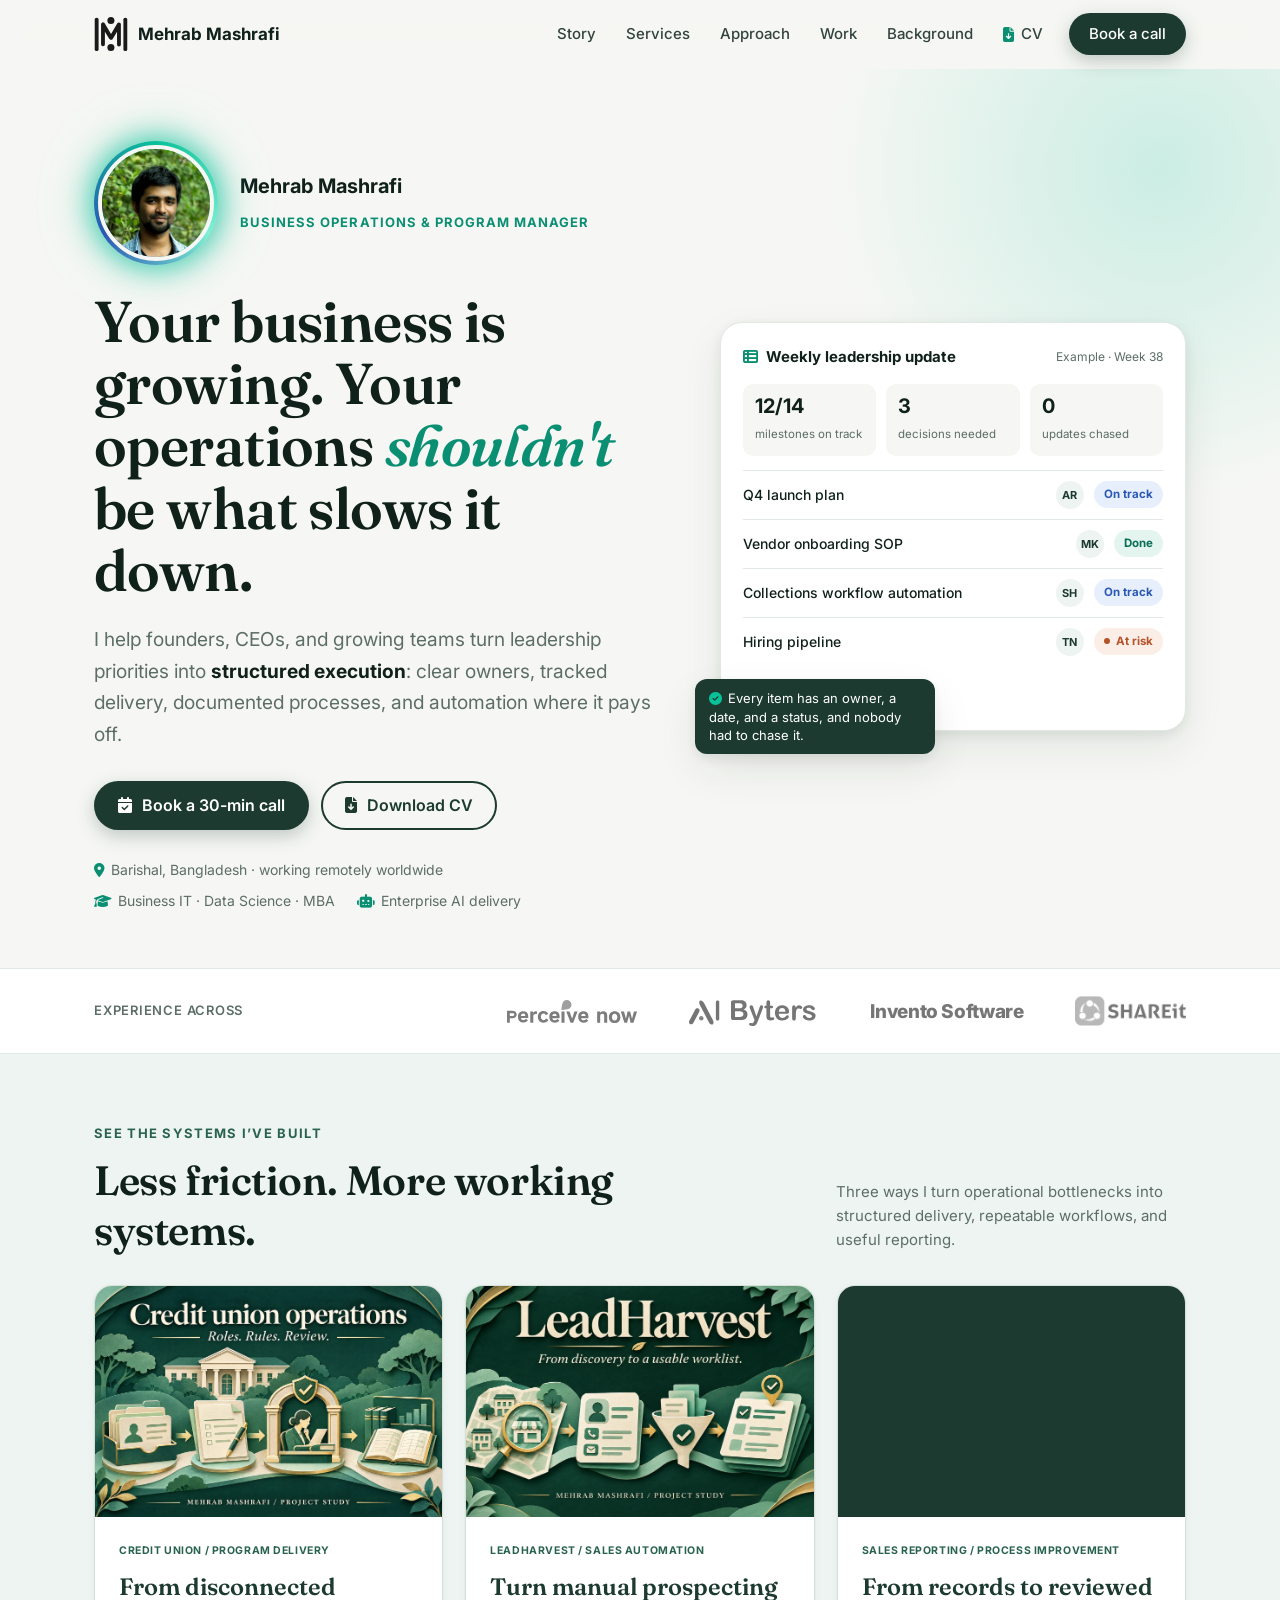
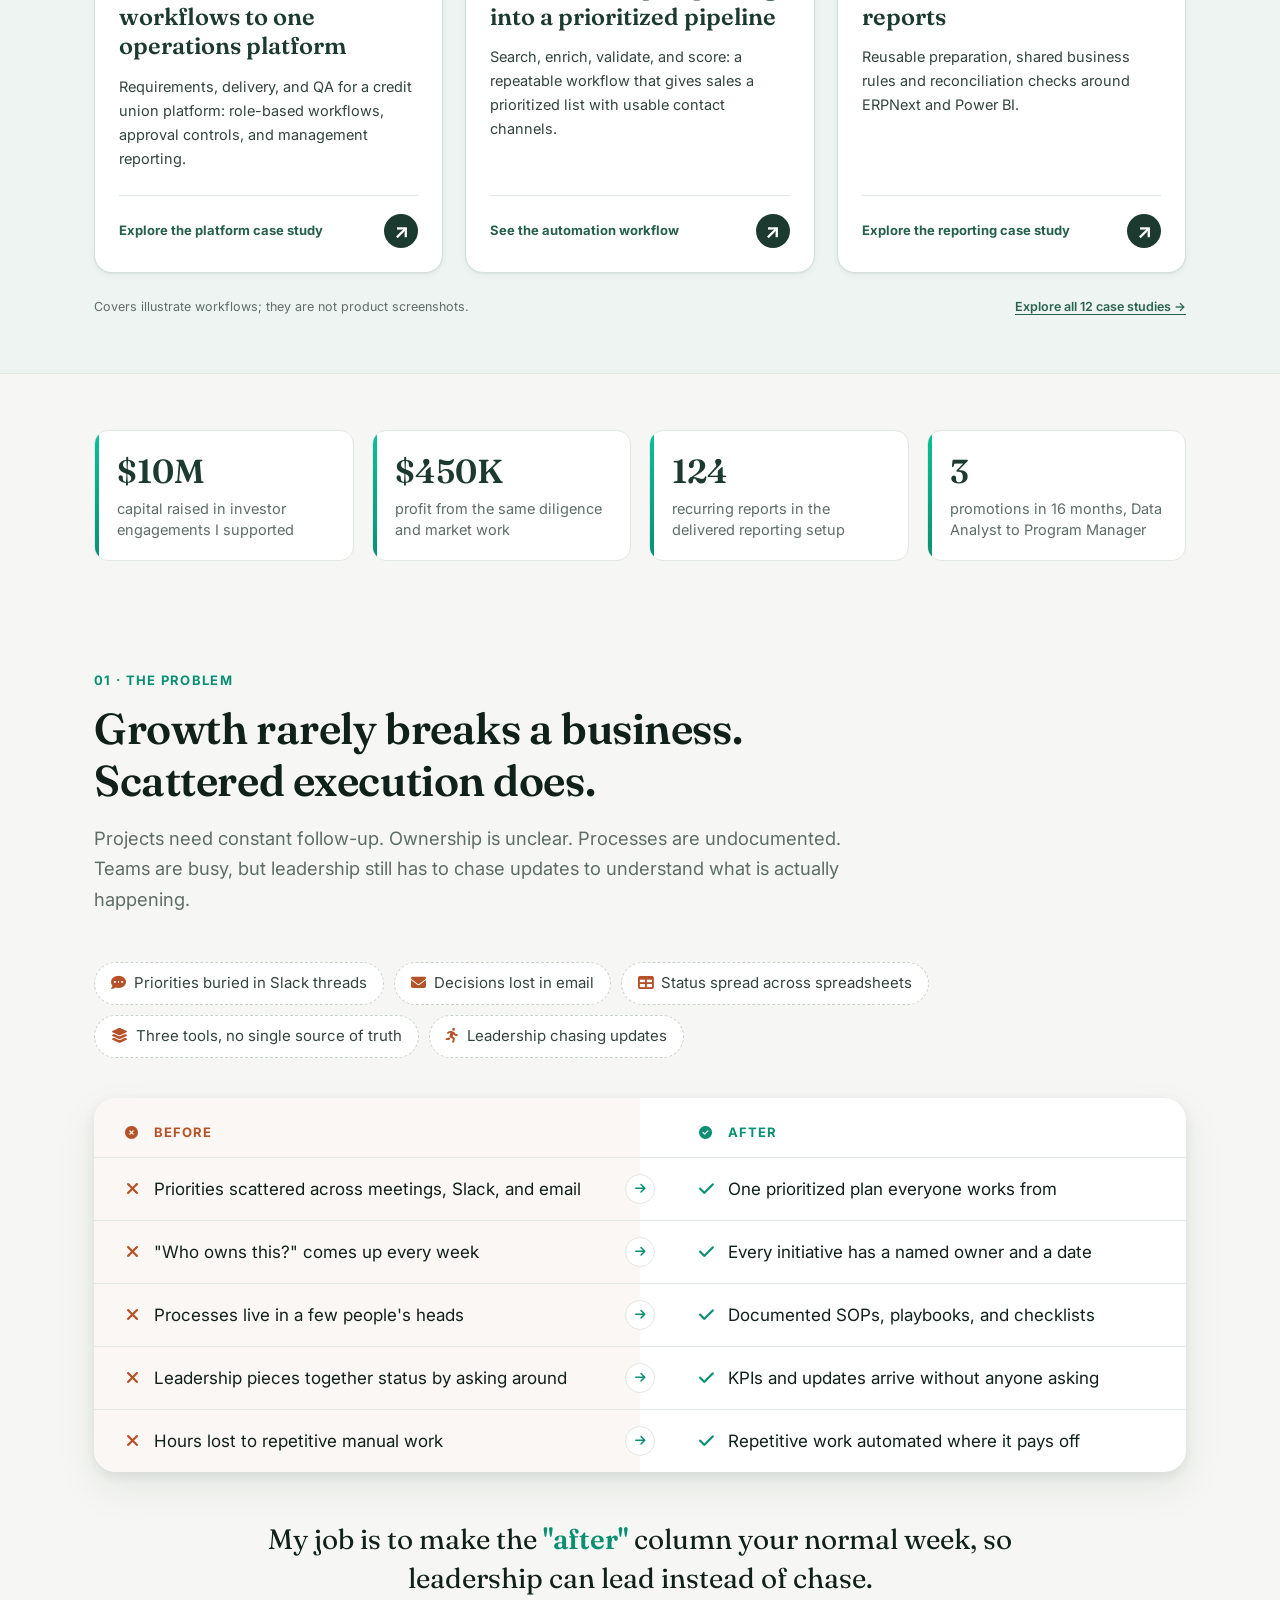
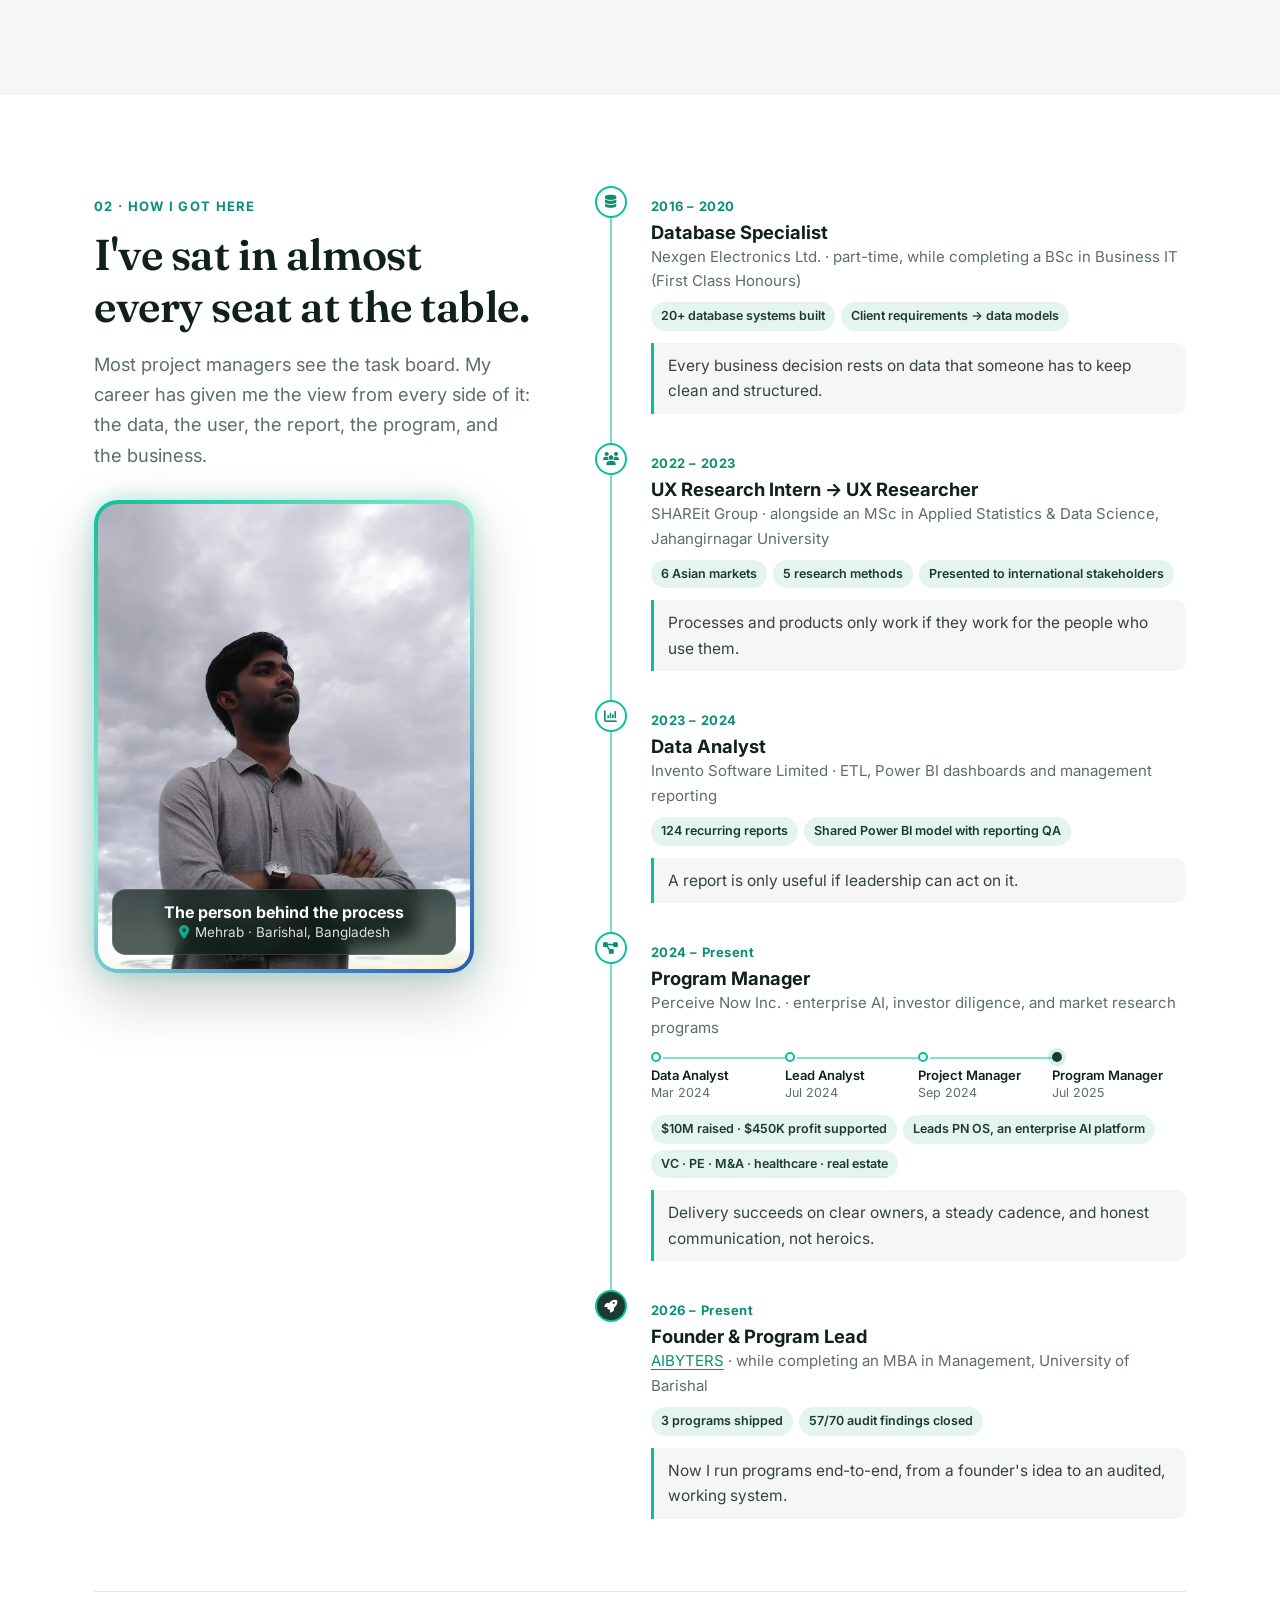
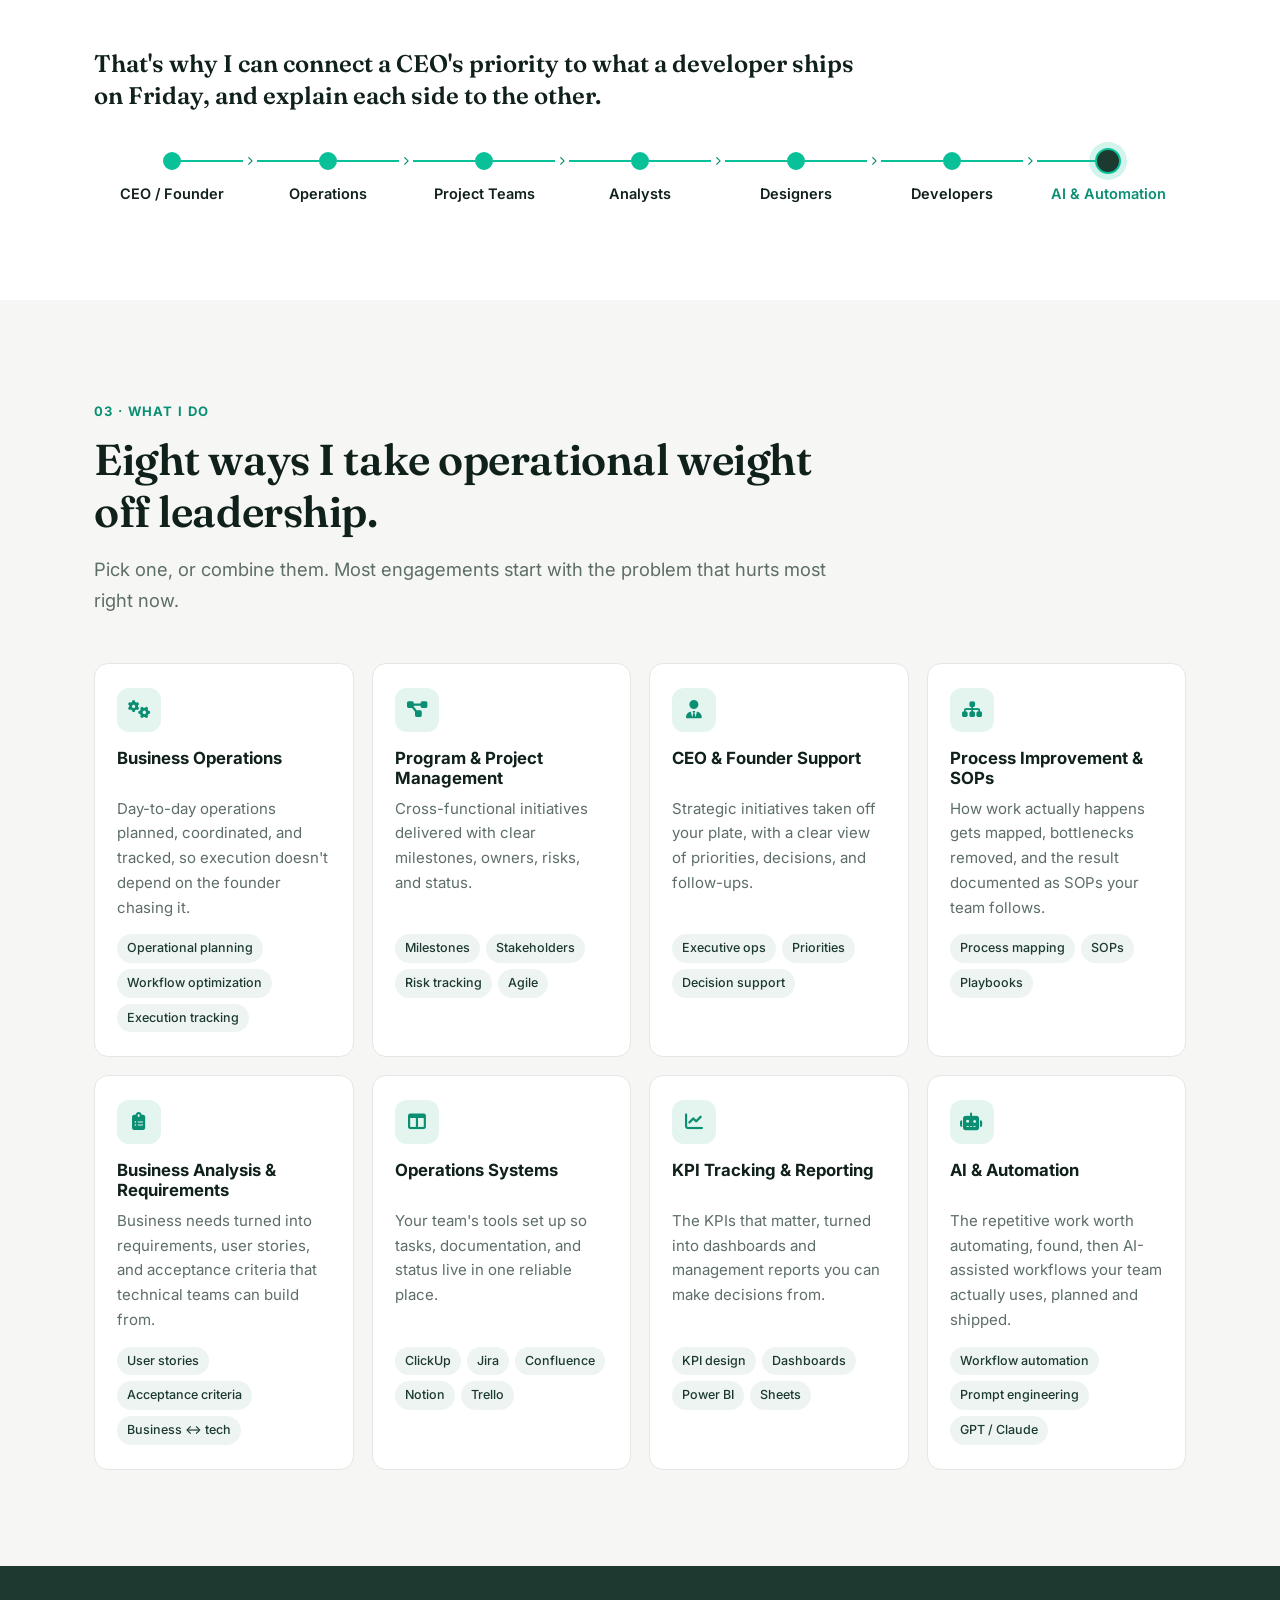
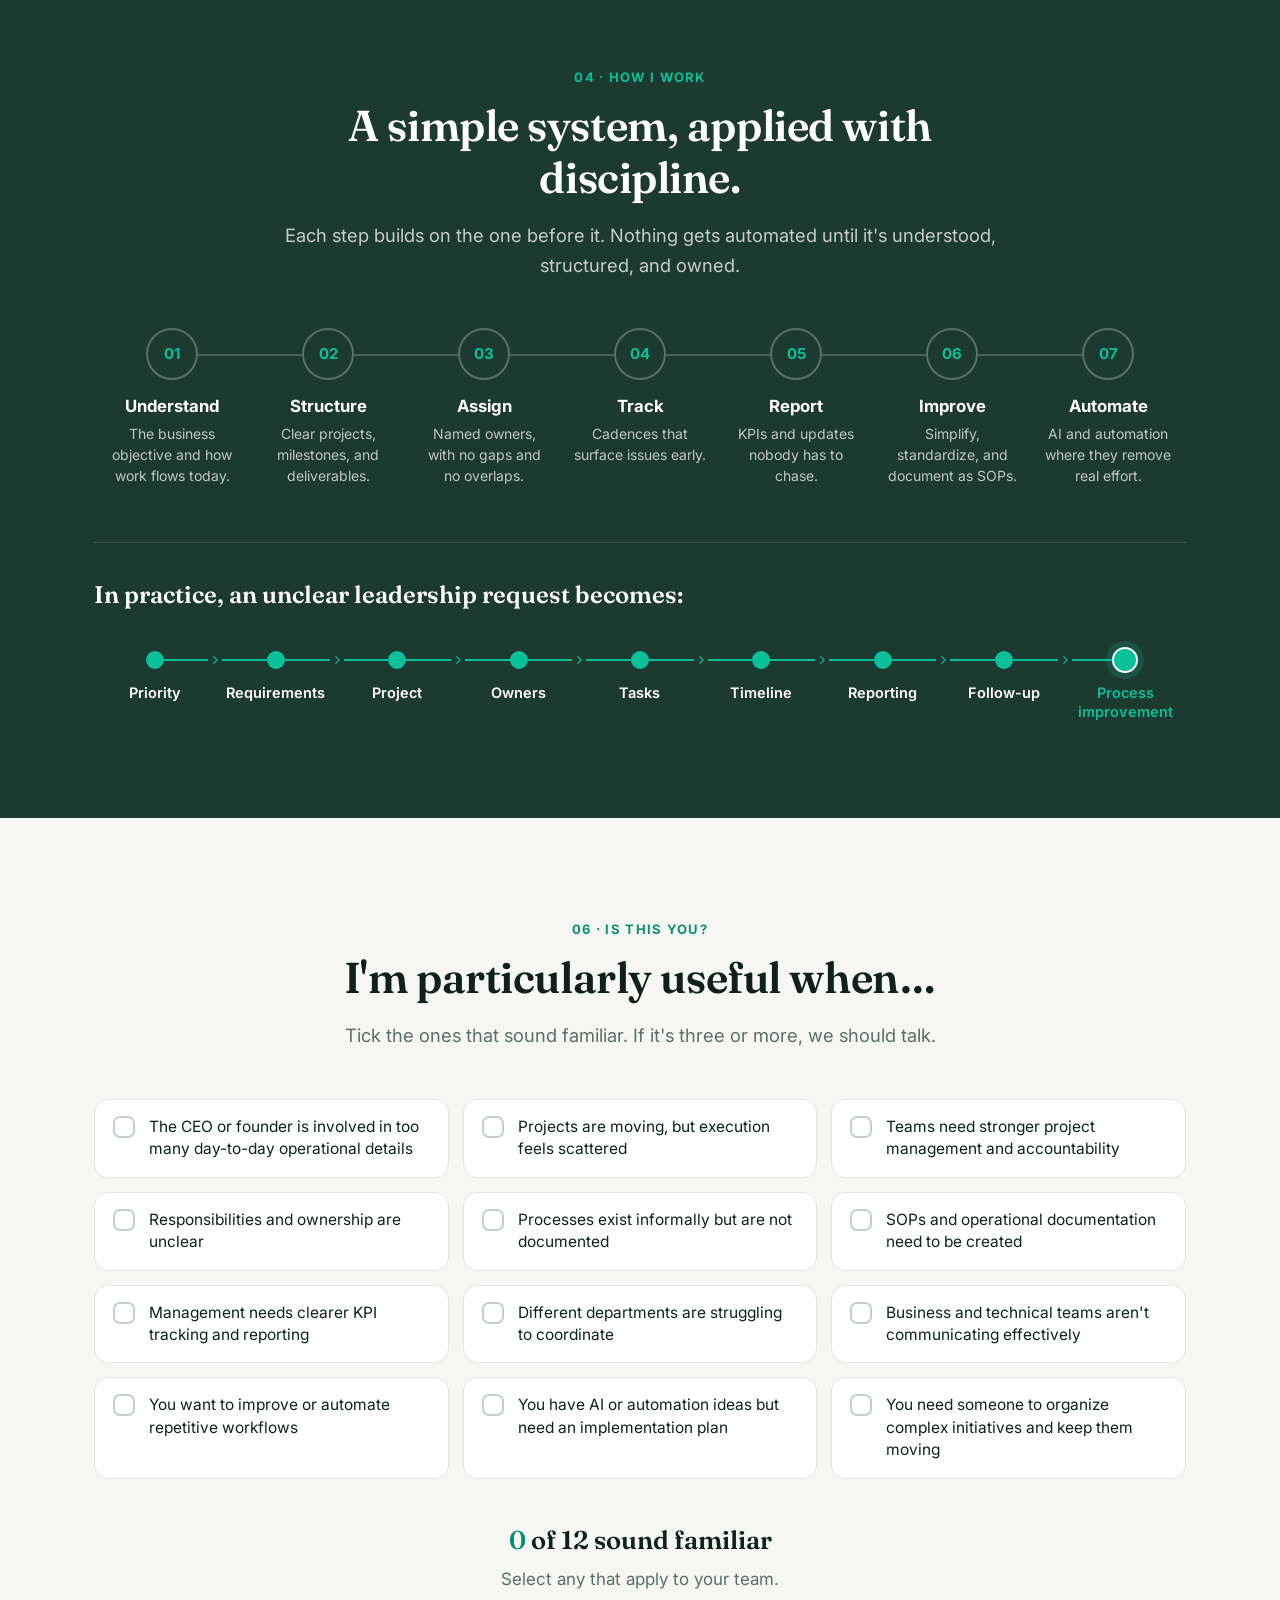
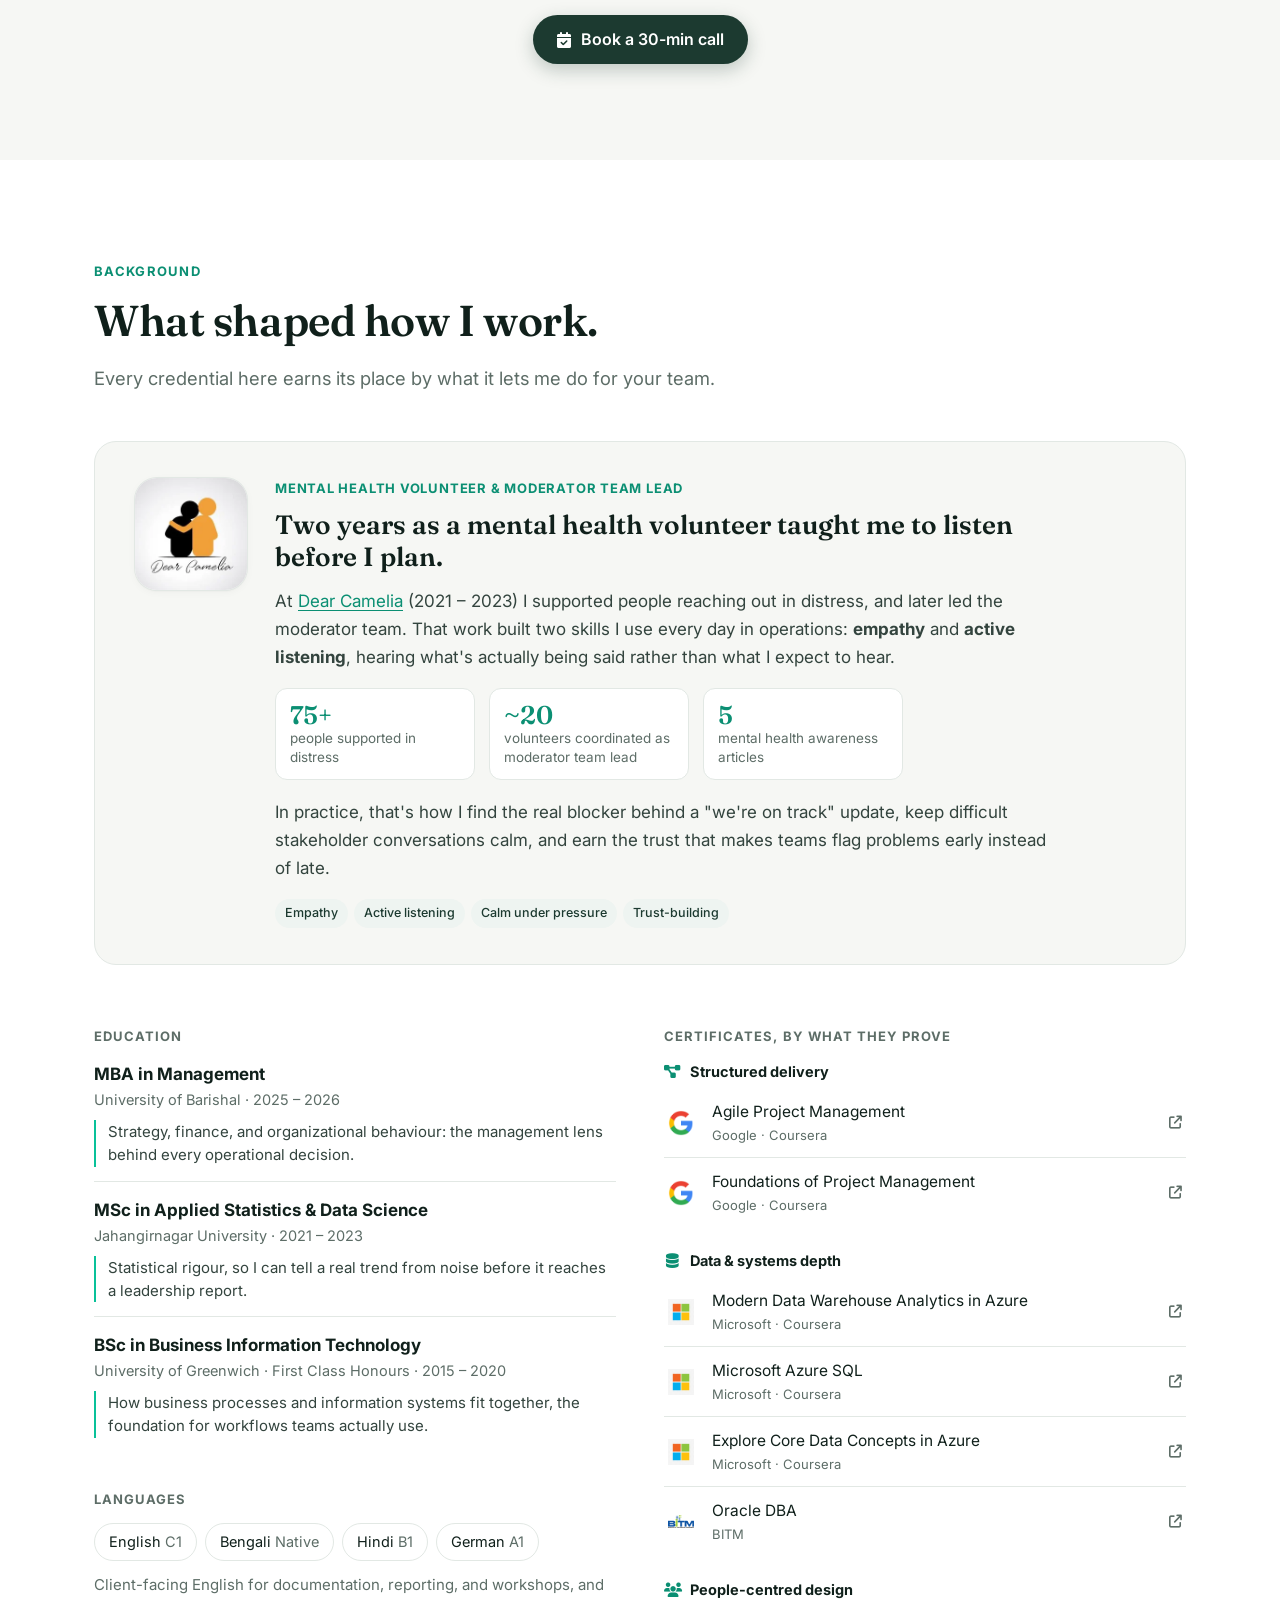
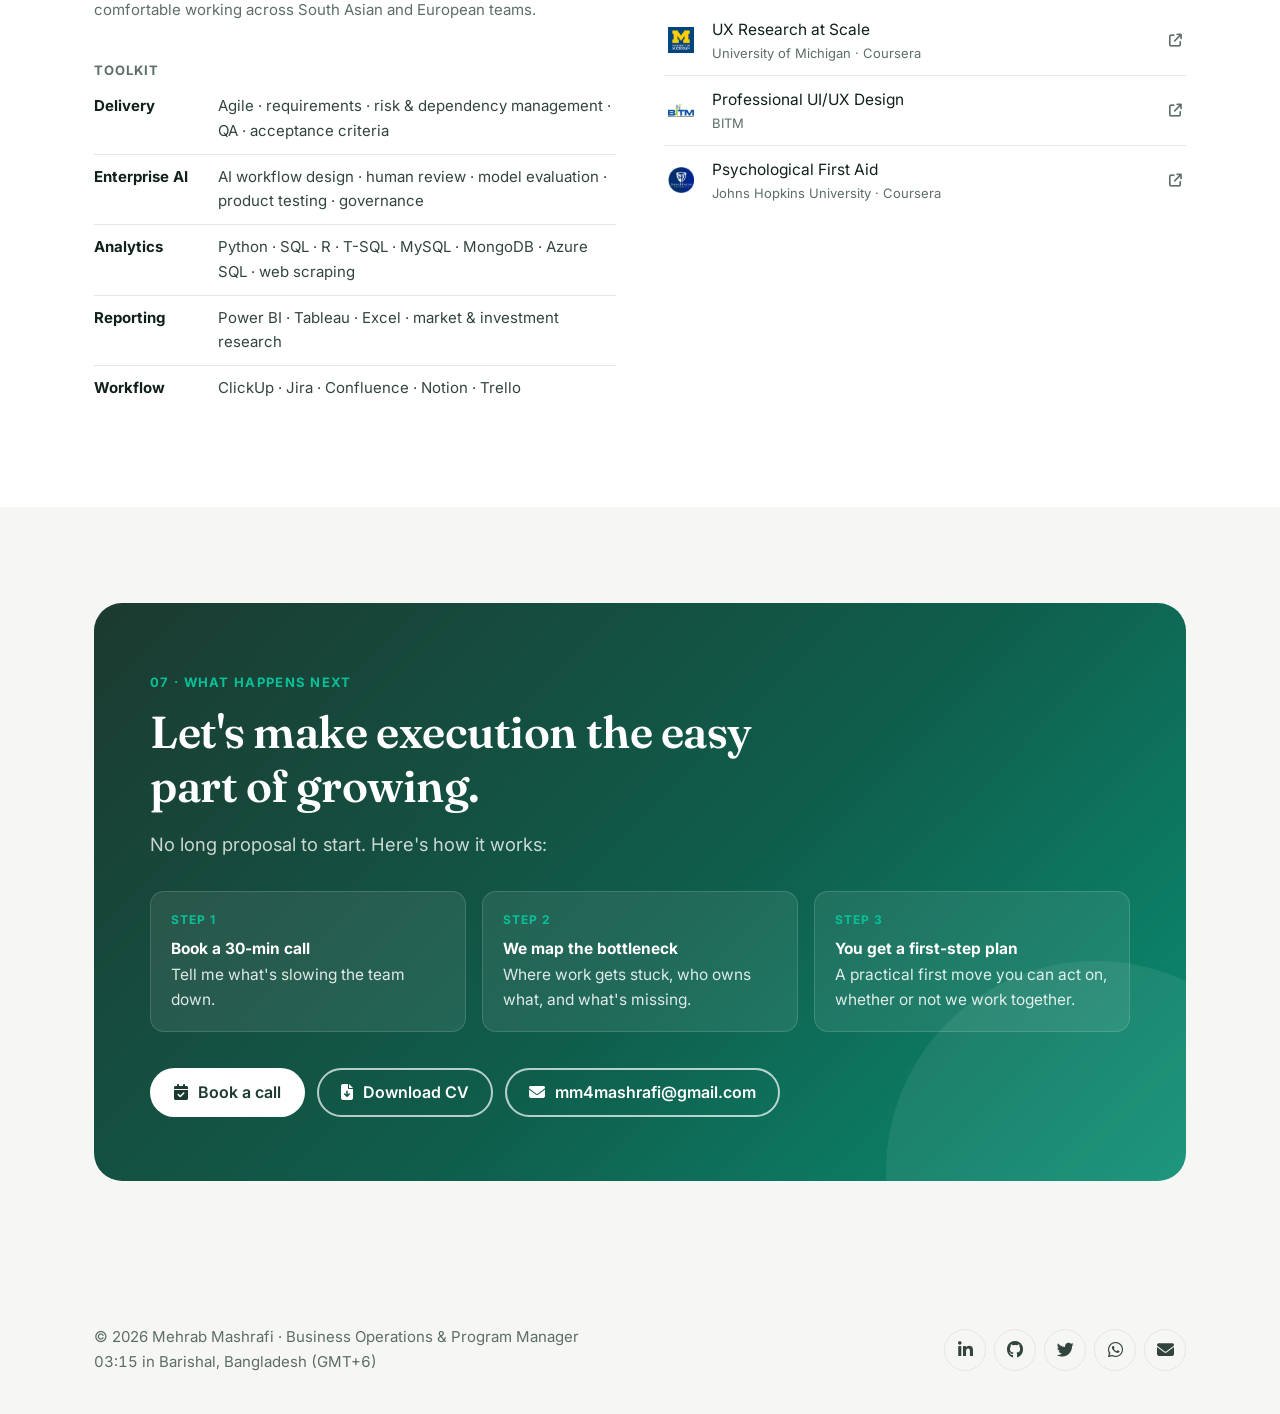
<file: index.html>
<!DOCTYPE html>
<html lang="en">
<head>
    <meta charset="UTF-8">
    <meta name="viewport" content="width=device-width, initial-scale=1.0">
    <title>Mehrab Mashrafi | Business Operations &amp; Program Manager</title>
    <meta name="description" content="Business Operations & Program Manager helping founders, CEOs and growing teams turn priorities into structured execution through program management, process improvement, KPI reporting and AI automation.">
    <meta property="og:title" content="Mehrab Mashrafi | Business Operations & Program Manager">
    <meta property="og:description" content="I turn leadership priorities into structured execution: clear owners, tracked delivery, documented processes, and automation where it pays off.">
    <meta property="og:type" content="website">
    <meta property="og:url" content="https://2mdipro7.github.io/">
    <meta property="og:image" content="https://2mdipro7.github.io/resources/images/og-image.jpg">
    <meta property="og:image:width" content="1200">
    <meta property="og:image:height" content="630">
    <meta name="twitter:card" content="summary_large_image">
    <meta name="theme-color" content="#1c3a30">
    <link rel="icon" type="image/svg+xml" href="resources/images/mylogo_dark.svg">
    <script type="application/ld+json">
    {"@context":"https://schema.org","@type":"Person","name":"Mehrab Mashrafi","jobTitle":"Business Operations & Program Manager","url":"https://2mdipro7.github.io/","image":"https://2mdipro7.github.io/resources/images/headshot.jpg","email":"mailto:mm4mashrafi@gmail.com","address":{"@type":"PostalAddress","addressLocality":"Barishal","addressCountry":"BD"},"worksFor":{"@type":"Organization","name":"Perceive Now Inc.","url":"https://perceivenow.ai/"},"alumniOf":[{"@type":"CollegeOrUniversity","name":"University of Greenwich"},{"@type":"CollegeOrUniversity","name":"Jahangirnagar University"},{"@type":"CollegeOrUniversity","name":"University of Barishal"}],"sameAs":["https://www.linkedin.com/in/2mdipro7","https://github.com/2mdipro7"]}
    </script>
    <link rel="preconnect" href="https://fonts.googleapis.com">
    <link rel="preconnect" href="https://fonts.gstatic.com" crossorigin>
    <link rel="stylesheet" href="https://fonts.googleapis.com/css2?family=Fraunces:opsz,wght@9..144,500;9..144,600&family=Inter:wght@400;500;600;700&display=swap">
    <link rel="stylesheet" href="https://cdnjs.cloudflare.com/ajax/libs/font-awesome/6.3.0/css/all.min.css">
    <link rel="stylesheet" href="style.css?v=20261020">
    <script>document.documentElement.classList.add("js")</script>
<link rel="stylesheet" href="case-studies.css?v=20261024"></head>
<body>
    <a class="skip-link" href="#main">Skip to content</a>
    <div class="scroll-progress" aria-hidden="true"></div>

    <header class="site-header">
        <div class="wrap nav-inner">
            <a class="brand" href="#top" aria-label="Mehrab Mashrafi, home">
                <img src="resources/images/mylogo_dark.svg" alt="" width="34" height="34">
                <span>Mehrab Mashrafi</span>
            </a>
            <button class="nav-toggle" aria-expanded="false" aria-controls="nav-links" aria-label="Open menu"><i class="fas fa-bars"></i></button>
            <ul class="nav-links" id="nav-links">
                <li><a href="#story">Story</a></li>
                <li><a href="#services">Services</a></li>
                <li><a href="#approach">Approach</a></li>
                <li><a href="#work">Work</a></li>
                <li><a href="#background">Background</a></li>
                <li><a class="nav-cv" href="resources/Mehrab_Mashrafi_CV.pdf" download="Mehrab_Mashrafi_CV.pdf"><i class="fas fa-file-arrow-down"></i>CV</a></li>
                <li><a class="btn btn-primary" href="https://calendly.com/2mdipro7/30min" target="_blank" rel="noopener">Book a call</a></li>
            </ul>
        </div>
    </header>

    <main id="main">
        <!-- HERO -->
        <section class="hero" id="top">
            <div class="wrap hero-grid">
                <div>
                    <div class="hero-intro">
                        <div class="avatar-glow">
                            <picture>
                                <source srcset="resources/images/headshot.webp" type="image/webp">
                                <img src="resources/images/headshot.jpg" alt="Portrait of Mehrab Mashrafi" width="480" height="480" fetchpriority="high">
                            </picture>
                        </div>
                        <div>
                            <p class="hero-name">Mehrab Mashrafi</p>
                            <p class="eyebrow">Business Operations &amp; Program Manager</p>
                        </div>
                    </div>
                    <h1>Your business is growing. Your operations <em>shouldn't</em> be what slows it down.</h1>
                    <p class="hero-sub">I help founders, CEOs, and growing teams turn leadership priorities into <strong>structured execution</strong>: clear owners, tracked delivery, documented processes, and automation where it pays off.</p>
                    <div class="hero-ctas">
                        <a class="btn btn-primary" href="https://calendly.com/2mdipro7/30min" target="_blank" rel="noopener"><i class="fas fa-calendar-check"></i>Book a 30-min call</a>
                        <a class="btn btn-ghost" href="resources/Mehrab_Mashrafi_CV.pdf" download="Mehrab_Mashrafi_CV.pdf"><i class="fas fa-file-arrow-down"></i>Download CV</a>
                    </div>
                    <ul class="hero-meta">
                        <li><i class="fas fa-location-dot"></i>Barishal, Bangladesh · working remotely worldwide</li>
                        <li><i class="fas fa-graduation-cap"></i>Business IT · Data Science · MBA</li>
                        <li><i class="fas fa-robot"></i>Enterprise AI delivery</li>
                    </ul>
                </div>

                <div class="board reveal" aria-label="Example of a weekly leadership update I set up">
                    <div class="board-head">
                        <span class="board-title"><i class="fas fa-table-list" style="color:var(--brand);margin-right:8px"></i>Weekly leadership update</span>
                        <span class="board-date">Example · Week 38</span>
                    </div>
                    <div class="board-kpis">
                        <div class="board-kpi"><b data-count="12" data-suffix="/14">12/14</b><span>milestones on track</span></div>
                        <div class="board-kpi"><b>3</b><span>decisions needed</span></div>
                        <div class="board-kpi"><b>0</b><span>updates chased</span></div>
                    </div>
                    <div class="board-row"><span class="task">Q4 launch plan</span><span class="owner">AR</span><span class="status on-track">On track</span></div>
                    <div class="board-row"><span class="task">Vendor onboarding SOP</span><span class="owner">MK</span><span class="status done">Done</span></div>
                    <div class="board-row"><span class="task">Collections workflow automation</span><span class="owner">SH</span><span class="status on-track">On track</span></div>
                    <div class="board-row"><span class="task">Hiring pipeline</span><span class="owner">TN</span><span class="status risk"><span class="pulse-dot"></span>At risk</span></div>
                    <div class="board-note"><i class="fas fa-circle-check"></i>Every item has an owner, a date, and a status, and nobody had to chase it.</div>
                </div>
            </div>
        </section>

        <div class="proof-strip">
            <div class="wrap proof-inner">
                <span class="proof-label">Experience across</span>
                <ul class="proof-logos">
                    <li><a href="https://perceivenow.ai/" target="_blank" rel="noopener" aria-label="Perceive Now"><img src="resources/images/logos/perceive-now.svg" alt="Perceive Now" width="130" height="23"></a></li>
                    <li><a href="https://aibyters.com" target="_blank" rel="noopener" aria-label="AIBYTERS"><img src="resources/images/logos/aibyters.svg" alt="AIBYTERS" width="130" height="30"></a></li>
                    <li><a href="https://invento.com.bd/" target="_blank" rel="noopener" aria-label="Invento Software"><img src="https://invento.com.bd/wp-content/uploads/2023/11/invento-logo-color.svg" alt="Invento Software" height="30" referrerpolicy="no-referrer" onload="if(!this.naturalWidth){this.onerror()}" onerror="this.onerror=null;this.outerHTML='<span class=&quot;wordmark&quot;>Invento Software</span>'"></a></li>
                    <li><a href="https://www.ushareit.com/" target="_blank" rel="noopener" aria-label="SHAREit Group"><img src="resources/images/logos/shareit.png" alt="SHAREit Group" width="111" height="30"></a></li>
                </ul>
            </div>
        </div>

        <!-- SELECTED WORK: three published case studies -->
        <section class="featured-work" id="work" aria-labelledby="featured-heading">
            <div class="wrap">
                <div class="featured-heading reveal">
                    <div>
                        <span class="chapter-num">See the systems I’ve built</span>
                        <h2 id="featured-heading">Less friction. More working systems.</h2>
                    </div>
                    <p>Three ways I turn operational bottlenecks into structured delivery, repeatable workflows, and useful reporting.</p>
                </div>
                <div class="featured-grid">
                    <article class="featured-card reveal">
                        <a class="featured-link" href="projects/credit-union-platform.html" aria-labelledby="credit-title credit-action">
                            <img class="featured-cover" src="resources/case-studies/covers/credit-union-platform.webp" alt="" width="1200" height="800" loading="lazy" decoding="async">
                            <div class="featured-body">
                                <p class="case-kicker">Credit Union / Program delivery</p>
                                <h3 id="credit-title">From disconnected workflows to one operations platform</h3>
                                <p>Requirements, delivery, and QA for a credit union platform: role-based workflows, approval controls, and management reporting.</p>
                                <span class="featured-action" id="credit-action">Explore the platform case study <span aria-hidden="true">↗</span></span>
                            </div>
                        </a>
                    </article>
                    <article class="featured-card reveal">
                        <a class="featured-link" href="projects/leadharvest.html" aria-labelledby="leads-title leads-action">
                            <img class="featured-cover" src="resources/case-studies/covers/leadharvest.webp" alt="" width="1200" height="800" loading="lazy" decoding="async">
                            <div class="featured-body">
                                <p class="case-kicker">LeadHarvest / Sales automation</p>
                                <h3 id="leads-title">Turn manual prospecting into a prioritized pipeline</h3>
                                <p>Search, enrich, validate, and score: a repeatable workflow that gives sales a prioritized list with usable contact channels.</p>
                                <span class="featured-action" id="leads-action">See the automation workflow <span aria-hidden="true">↗</span></span>
                            </div>
                        </a>
                    </article>
                    <article class="featured-card reveal">
                        <a class="featured-link" href="projects/power-bi-reporting-automation.html" aria-labelledby="reporting-title reporting-action">
                            <img class="featured-cover" src="resources/case-studies/covers/power-bi-reporting-automation.webp" alt="" width="1200" height="800" loading="lazy" decoding="async">
                            <div class="featured-body">
                                <p class="case-kicker">Sales reporting / Process improvement</p>
                                <h3 id="reporting-title">From records to reviewed reports</h3>
                                <p>Reusable preparation, shared business rules and reconciliation checks around ERPNext and Power BI.</p>
                                <span class="featured-action" id="reporting-action">Explore the reporting case study <span aria-hidden="true">↗</span></span>
                            </div>
                        </a>
                    </article>
                </div>
                <div class="featured-footnote"><p>Covers illustrate workflows; they are not product screenshots.</p><a href="projects/index.html">Explore all 12 case studies →</a></div>
            </div>
        </section>

        <section class="record" aria-label="Track record">
            <div class="wrap">
                <ul class="record-grid">
                    <li class="reveal"><b data-count="10" data-prefix="$" data-suffix="M">$10M</b><span>capital raised in investor engagements I supported</span></li>
                    <li class="reveal"><b data-count="450" data-prefix="$" data-suffix="K">$450K</b><span>profit from the same diligence and market work</span></li>
                    <li class="reveal"><b>124</b><span>recurring reports in the delivered reporting setup</span></li>
                    <li class="reveal"><b data-count="3">3</b><span>promotions in 16 months, Data Analyst to Program Manager</span></li>
                </ul>
            </div>
        </section>

        <!-- 01 PROBLEM -->
        <section class="chapter" id="problem">
            <div class="wrap">
                <div class="chapter-head reveal">
                    <span class="chapter-num">01 · The problem</span>
                    <h2>Growth rarely breaks a business. Scattered execution does.</h2>
                    <p class="chapter-lead">Projects need constant follow-up. Ownership is unclear. Processes are undocumented. Teams are busy, but leadership still has to chase updates to understand what is actually happening.</p>
                </div>
                <ul class="symptoms reveal" aria-label="Common symptoms">
                    <li><i class="fas fa-comment-dots"></i>Priorities buried in Slack threads</li>
                    <li><i class="fas fa-envelope"></i>Decisions lost in email</li>
                    <li><i class="fas fa-table"></i>Status spread across spreadsheets</li>
                    <li><i class="fas fa-layer-group"></i>Three tools, no single source of truth</li>
                    <li><i class="fas fa-person-running"></i>Leadership chasing updates</li>
                </ul>
                <div class="ba reveal" role="table" aria-label="Before and after working together">
                    <div class="ba-row ba-head" role="row">
                        <div class="ba-cell before" role="columnheader"><i class="fas fa-circle-xmark"></i><span>Before</span></div>
                        <span class="ba-arrow" aria-hidden="true"></span>
                        <div class="ba-cell after" role="columnheader"><i class="fas fa-circle-check"></i><span>After</span></div>
                    </div>
                    <div class="ba-row">
                        <div class="ba-cell before"><i class="fas fa-xmark"></i><span>Priorities scattered across meetings, Slack, and email</span></div>
                        <span class="ba-arrow" aria-hidden="true"><i class="fas fa-arrow-right"></i></span>
                        <div class="ba-cell after"><i class="fas fa-check"></i><span>One prioritized plan everyone works from</span></div>
                    </div>
                    <div class="ba-row">
                        <div class="ba-cell before"><i class="fas fa-xmark"></i><span>"Who owns this?" comes up every week</span></div>
                        <span class="ba-arrow" aria-hidden="true"><i class="fas fa-arrow-right"></i></span>
                        <div class="ba-cell after"><i class="fas fa-check"></i><span>Every initiative has a named owner and a date</span></div>
                    </div>
                    <div class="ba-row">
                        <div class="ba-cell before"><i class="fas fa-xmark"></i><span>Processes live in a few people's heads</span></div>
                        <span class="ba-arrow" aria-hidden="true"><i class="fas fa-arrow-right"></i></span>
                        <div class="ba-cell after"><i class="fas fa-check"></i><span>Documented SOPs, playbooks, and checklists</span></div>
                    </div>
                    <div class="ba-row">
                        <div class="ba-cell before"><i class="fas fa-xmark"></i><span>Leadership pieces together status by asking around</span></div>
                        <span class="ba-arrow" aria-hidden="true"><i class="fas fa-arrow-right"></i></span>
                        <div class="ba-cell after"><i class="fas fa-check"></i><span>KPIs and updates arrive without anyone asking</span></div>
                    </div>
                    <div class="ba-row">
                        <div class="ba-cell before"><i class="fas fa-xmark"></i><span>Hours lost to repetitive manual work</span></div>
                        <span class="ba-arrow" aria-hidden="true"><i class="fas fa-arrow-right"></i></span>
                        <div class="ba-cell after"><i class="fas fa-check"></i><span>Repetitive work automated where it pays off</span></div>
                    </div>
                </div>
                <p class="pull-quote reveal">My job is to make the <strong>"after"</strong> column your normal week, so leadership can lead instead of chase.</p>
            </div>
        </section>

        <!-- 02 STORY -->
        <section class="chapter alt" id="story">
            <div class="wrap">
                <div class="story-grid">
                    <div class="story-intro reveal">
                        <span class="chapter-num">02 · How I got here</span>
                        <h2>I've sat in almost every seat at the table.</h2>
                        <p class="chapter-lead">Most project managers see the task board. My career has given me the view from every side of it: the data, the user, the report, the program, and the business.</p>
                        <figure class="portrait">
                            <picture>
                                <source srcset="resources/images/portrait.webp" type="image/webp">
                                <img src="resources/images/portrait.jpg" alt="Mehrab Mashrafi standing with arms crossed against a cloudy sky" width="720" height="900" loading="lazy">
                            </picture>
                            <figcaption>
                                <b>The person behind the process</b>
                                <span><i class="fas fa-location-dot"></i>Mehrab · Barishal, Bangladesh</span>
                            </figcaption>
                        </figure>
                    </div>

                    <ol class="timeline">
                        <li class="reveal">
                            <span class="dot"><i class="fas fa-database"></i></span>
                            <span class="when">2016 – 2020</span>
                            <h3>Database Specialist</h3>
                            <p class="where">Nexgen Electronics Ltd. · part-time, while completing a BSc in Business IT (First Class Honours)</p>
                            <ul class="proof-chips"><li>20+ database systems built</li><li>Client requirements → data models</li></ul>
                            <p class="lesson">Every business decision rests on data that someone has to keep clean and structured.</p>
                        </li>
                        <li class="reveal">
                            <span class="dot"><i class="fas fa-users"></i></span>
                            <span class="when">2022 – 2023</span>
                            <h3>UX Research Intern → UX Researcher</h3>
                            <p class="where">SHAREit Group · alongside an MSc in Applied Statistics &amp; Data Science, Jahangirnagar University</p>
                            <ul class="proof-chips"><li>6 Asian markets</li><li>5 research methods</li><li>Presented to international stakeholders</li></ul>
                            <p class="lesson">Processes and products only work if they work for the people who use them.</p>
                        </li>
                        <li class="reveal">
                            <span class="dot"><i class="fas fa-chart-column"></i></span>
                            <span class="when">2023 – 2024</span>
                            <h3>Data Analyst</h3>
                            <p class="where">Invento Software Limited · ETL, Power BI dashboards and management reporting</p>
                            <ul class="proof-chips"><li>124 recurring reports</li><li>Shared Power BI model with reporting QA</li></ul>
                            <p class="lesson">A report is only useful if leadership can act on it.</p>
                        </li>
                        <li class="reveal">
                            <span class="dot"><i class="fas fa-diagram-project"></i></span>
                            <span class="when">2024 – Present</span>
                            <h3>Program Manager</h3>
                            <p class="where">Perceive Now Inc. · enterprise AI, investor diligence, and market research programs</p>
                            <ol class="ladder" aria-label="Promotions at Perceive Now">
                                <li><b>Data Analyst</b><span>Mar 2024</span></li>
                                <li><b>Lead Analyst</b><span>Jul 2024</span></li>
                                <li><b>Project Manager</b><span>Sep 2024</span></li>
                                <li class="top"><b>Program Manager</b><span>Jul 2025</span></li>
                            </ol>
                            <ul class="proof-chips"><li>$10M raised · $450K profit supported</li><li>Leads PN OS, an enterprise AI platform</li><li>VC · PE · M&amp;A · healthcare · real estate</li></ul>
                            <p class="lesson">Delivery succeeds on clear owners, a steady cadence, and honest communication, not heroics.</p>
                        </li>
                        <li class="reveal now">
                            <span class="dot"><i class="fas fa-rocket"></i></span>
                            <span class="when">2026 – Present</span>
                            <h3>Founder &amp; Program Lead</h3>
                            <p class="where"><a href="https://aibyters.com" target="_blank" rel="noopener">AIBYTERS</a> · while completing an MBA in Management, University of Barishal</p>
                            <ul class="proof-chips"><li>3 programs shipped</li><li>57/70 audit findings closed</li></ul>
                            <p class="lesson">Now I run programs end-to-end, from a founder's idea to an audited, working system.</p>
                        </li>
                    </ol>
                </div>

                <div class="connect reveal">
                    <h3 class="connect-title">That's why I can connect a CEO's priority to what a developer ships on Friday, and explain each side to the other.</h3>
                    <ol class="track" aria-label="The people I connect">
                        <li><span class="node"></span><span class="label">CEO / Founder</span></li>
                        <li><span class="node"></span><span class="label">Operations</span></li>
                        <li><span class="node"></span><span class="label">Project Teams</span></li>
                        <li><span class="node"></span><span class="label">Analysts</span></li>
                        <li><span class="node"></span><span class="label">Designers</span></li>
                        <li><span class="node"></span><span class="label">Developers</span></li>
                        <li class="end"><span class="node"></span><span class="label">AI &amp; Automation</span></li>
                    </ol>
                </div>
            </div>
        </section>

        <!-- 03 SERVICES -->
        <section class="chapter" id="services">
            <div class="wrap">
                <div class="chapter-head reveal">
                    <span class="chapter-num">03 · What I do</span>
                    <h2>Eight ways I take operational weight off leadership.</h2>
                    <p class="chapter-lead">Pick one, or combine them. Most engagements start with the problem that hurts most right now.</p>
                </div>
                <div class="services">
                    <article class="service reveal">
                        <div class="ico"><i class="fas fa-gears"></i></div>
                        <h3>Business Operations</h3>
                        <p>Day-to-day operations planned, coordinated, and tracked, so execution doesn't depend on the founder chasing it.</p>
                        <ul class="tags"><li>Operational planning</li><li>Workflow optimization</li><li>Execution tracking</li></ul>
                    </article>
                    <article class="service reveal">
                        <div class="ico"><i class="fas fa-diagram-project"></i></div>
                        <h3>Program &amp; Project Management</h3>
                        <p>Cross-functional initiatives delivered with clear milestones, owners, risks, and status.</p>
                        <ul class="tags"><li>Milestones</li><li>Stakeholders</li><li>Risk tracking</li><li>Agile</li></ul>
                    </article>
                    <article class="service reveal">
                        <div class="ico"><i class="fas fa-user-tie"></i></div>
                        <h3>CEO &amp; Founder Support</h3>
                        <p>Strategic initiatives taken off your plate, with a clear view of priorities, decisions, and follow-ups.</p>
                        <ul class="tags"><li>Executive ops</li><li>Priorities</li><li>Decision support</li></ul>
                    </article>
                    <article class="service reveal">
                        <div class="ico"><i class="fas fa-sitemap"></i></div>
                        <h3>Process Improvement &amp; SOPs</h3>
                        <p>How work actually happens gets mapped, bottlenecks removed, and the result documented as SOPs your team follows.</p>
                        <ul class="tags"><li>Process mapping</li><li>SOPs</li><li>Playbooks</li></ul>
                    </article>
                    <article class="service reveal">
                        <div class="ico"><i class="fas fa-clipboard-list"></i></div>
                        <h3>Business Analysis &amp; Requirements</h3>
                        <p>Business needs turned into requirements, user stories, and acceptance criteria that technical teams can build from.</p>
                        <ul class="tags"><li>User stories</li><li>Acceptance criteria</li><li>Business ↔ tech</li></ul>
                    </article>
                    <article class="service reveal">
                        <div class="ico"><i class="fas fa-table-columns"></i></div>
                        <h3>Operations Systems</h3>
                        <p>Your team's tools set up so tasks, documentation, and status live in one reliable place.</p>
                        <ul class="tags"><li>ClickUp</li><li>Jira</li><li>Confluence</li><li>Notion</li><li>Trello</li></ul>
                    </article>
                    <article class="service reveal">
                        <div class="ico"><i class="fas fa-chart-line"></i></div>
                        <h3>KPI Tracking &amp; Reporting</h3>
                        <p>The KPIs that matter, turned into dashboards and management reports you can make decisions from.</p>
                        <ul class="tags"><li>KPI design</li><li>Dashboards</li><li>Power BI</li><li>Sheets</li></ul>
                    </article>
                    <article class="service reveal">
                        <div class="ico"><i class="fas fa-robot"></i></div>
                        <h3>AI &amp; Automation</h3>
                        <p>The repetitive work worth automating, found, then AI-assisted workflows your team actually uses, planned and shipped.</p>
                        <ul class="tags"><li>Workflow automation</li><li>Prompt engineering</li><li>GPT / Claude</li></ul>
                    </article>
                </div>
            </div>
        </section>

        <!-- 04 APPROACH -->
        <section class="chapter dark" id="approach">
            <div class="wrap">
                <div class="chapter-head center reveal">
                    <span class="chapter-num">04 · How I work</span>
                    <h2>A simple system, applied with discipline.</h2>
                    <p class="chapter-lead">Each step builds on the one before it. Nothing gets automated until it's understood, structured, and owned.</p>
                </div>
                <ol class="steps reveal">
                    <li><h3>Understand</h3><p>The business objective and how work flows today.</p></li>
                    <li><h3>Structure</h3><p>Clear projects, milestones, and deliverables.</p></li>
                    <li><h3>Assign</h3><p>Named owners, with no gaps and no overlaps.</p></li>
                    <li><h3>Track</h3><p>Cadences that surface issues early.</p></li>
                    <li><h3>Report</h3><p>KPIs and updates nobody has to chase.</p></li>
                    <li><h3>Improve</h3><p>Simplify, standardize, and document as SOPs.</p></li>
                    <li><h3>Automate</h3><p>AI and automation where they remove real effort.</p></li>
                </ol>
                <div class="approach-foot reveal">
                    <h3 class="connect-title">In practice, an unclear leadership request becomes:</h3>
                    <ol class="track on-dark" aria-label="How a request becomes a running process">
                        <li><span class="node"></span><span class="label">Priority</span></li>
                        <li><span class="node"></span><span class="label">Requirements</span></li>
                        <li><span class="node"></span><span class="label">Project</span></li>
                        <li><span class="node"></span><span class="label">Owners</span></li>
                        <li><span class="node"></span><span class="label">Tasks</span></li>
                        <li><span class="node"></span><span class="label">Timeline</span></li>
                        <li><span class="node"></span><span class="label">Reporting</span></li>
                        <li><span class="node"></span><span class="label">Follow-up</span></li>
                        <li class="end"><span class="node"></span><span class="label">Process improvement</span></li>
                    </ol>
                </div>
            </div>
        </section>

        <!-- 06 FIT -->
        <section class="chapter" id="fit">
            <div class="wrap">
                <div class="chapter-head center reveal">
                    <span class="chapter-num">06 · Is this you?</span>
                    <h2>I'm particularly useful when…</h2>
                    <p class="chapter-lead">Tick the ones that sound familiar. If it's three or more, we should talk.</p>
                </div>
                <ul class="fit-grid reveal">
                    <li><button type="button" class="fit-item" aria-pressed="false"><span class="box"><i class="fas fa-check"></i></span><span>The CEO or founder is involved in too many day-to-day operational details</span></button></li>
                    <li><button type="button" class="fit-item" aria-pressed="false"><span class="box"><i class="fas fa-check"></i></span><span>Projects are moving, but execution feels scattered</span></button></li>
                    <li><button type="button" class="fit-item" aria-pressed="false"><span class="box"><i class="fas fa-check"></i></span><span>Teams need stronger project management and accountability</span></button></li>
                    <li><button type="button" class="fit-item" aria-pressed="false"><span class="box"><i class="fas fa-check"></i></span><span>Responsibilities and ownership are unclear</span></button></li>
                    <li><button type="button" class="fit-item" aria-pressed="false"><span class="box"><i class="fas fa-check"></i></span><span>Processes exist informally but are not documented</span></button></li>
                    <li><button type="button" class="fit-item" aria-pressed="false"><span class="box"><i class="fas fa-check"></i></span><span>SOPs and operational documentation need to be created</span></button></li>
                    <li><button type="button" class="fit-item" aria-pressed="false"><span class="box"><i class="fas fa-check"></i></span><span>Management needs clearer KPI tracking and reporting</span></button></li>
                    <li><button type="button" class="fit-item" aria-pressed="false"><span class="box"><i class="fas fa-check"></i></span><span>Different departments are struggling to coordinate</span></button></li>
                    <li><button type="button" class="fit-item" aria-pressed="false"><span class="box"><i class="fas fa-check"></i></span><span>Business and technical teams aren't communicating effectively</span></button></li>
                    <li><button type="button" class="fit-item" aria-pressed="false"><span class="box"><i class="fas fa-check"></i></span><span>You want to improve or automate repetitive workflows</span></button></li>
                    <li><button type="button" class="fit-item" aria-pressed="false"><span class="box"><i class="fas fa-check"></i></span><span>You have AI or automation ideas but need an implementation plan</span></button></li>
                    <li><button type="button" class="fit-item" aria-pressed="false"><span class="box"><i class="fas fa-check"></i></span><span>You need someone to organize complex initiatives and keep them moving</span></button></li>
                </ul>
                <div class="fit-result reveal">
                    <p class="fit-count" aria-live="polite"><span class="fit-num">0</span> of 12 sound familiar</p>
                    <p class="fit-msg">Select any that apply to your team.</p>
                    <a class="btn btn-primary fit-cta" href="https://calendly.com/2mdipro7/30min" target="_blank" rel="noopener"><i class="fas fa-calendar-check"></i>Book a 30-min call</a>
                </div>
            </div>
        </section>

        <!-- BACKGROUND -->
        <section class="chapter alt" id="background">
            <div class="wrap">
                <div class="chapter-head reveal">
                    <span class="chapter-num">Background</span>
                    <h2>What shaped how I work.</h2>
                    <p class="chapter-lead">Every credential here earns its place by what it lets me do for your team.</p>
                </div>

                <article class="human-card reveal">
                    <a class="human-logo" href="https://dearcamelia.com/en/" target="_blank" rel="noopener" aria-label="Dear Camelia"><picture><source srcset="resources/images/logos/dear-camelia.webp" type="image/webp"><img src="resources/images/logos/dear-camelia.png" alt="Dear Camelia logo" width="112" height="112" loading="lazy"></picture></a>
                    <div class="human-body">
                        <p class="case-kicker">Mental Health Volunteer &amp; Moderator Team Lead</p>
                        <h3>Two years as a mental health volunteer taught me to listen before I plan.</h3>
                        <p>At <a href="https://dearcamelia.com/en/" target="_blank" rel="noopener">Dear Camelia</a> (2021 – 2023) I supported people reaching out in distress, and later led the moderator team. That work built two skills I use every day in operations: <strong>empathy</strong> and <strong>active listening</strong>, hearing what's actually being said rather than what I expect to hear.</p>
                        <ul class="human-stats">
                            <li><b data-count="75" data-suffix="+">75+</b><span>people supported in distress</span></li>
                            <li><b data-count="20" data-prefix="~">~20</b><span>volunteers coordinated as moderator team lead</span></li>
                            <li><b data-count="5">5</b><span>mental health awareness articles</span></li>
                        </ul>
                        <p>In practice, that's how I find the real blocker behind a "we're on track" update, keep difficult stakeholder conversations calm, and earn the trust that makes teams flag problems early instead of late.</p>
                        <ul class="tags"><li>Empathy</li><li>Active listening</li><li>Calm under pressure</li><li>Trust-building</li></ul>
                    </div>
                </article>

                <div class="cred-grid">
                    <div class="reveal">
                        <h3 class="cred-label">Education</h3>
                        <ul class="edu-list">
                            <li><b>MBA in Management</b><span class="meta">University of Barishal · 2025 – 2026</span><span class="gives">Strategy, finance, and organizational behaviour: the management lens behind every operational decision.</span></li>
                            <li><b>MSc in Applied Statistics &amp; Data Science</b><span class="meta">Jahangirnagar University · 2021 – 2023</span><span class="gives">Statistical rigour, so I can tell a real trend from noise before it reaches a leadership report.</span></li>
                            <li><b>BSc in Business Information Technology</b><span class="meta">University of Greenwich · First Class Honours · 2015 – 2020</span><span class="gives">How business processes and information systems fit together, the foundation for workflows teams actually use.</span></li>
                        </ul>

                        <h3 class="cred-label">Languages</h3>
                        <ul class="lang-row">
                            <li>English<span>C1</span></li>
                            <li>Bengali<span>Native</span></li>
                            <li>Hindi<span>B1</span></li>
                            <li>German<span>A1</span></li>
                        </ul>
                        <p class="gives-line">Client-facing English for documentation, reporting, and workshops, and comfortable working across South Asian and European teams.</p>

                        <h3 class="cred-label toolkit-label">Toolkit</h3>
                        <div class="toolkit">
                            <p><b>Delivery</b><span>Agile · requirements · risk &amp; dependency management · QA · acceptance criteria</span></p>
                            <p><b>Enterprise AI</b><span>AI workflow design · human review · model evaluation · product testing · governance</span></p>
                            <p><b>Analytics</b><span>Python · SQL · R · T-SQL · MySQL · MongoDB · Azure SQL · web scraping</span></p>
                            <p><b>Reporting</b><span>Power BI · Tableau · Excel · market &amp; investment research</span></p>
                            <p><b>Workflow</b><span>ClickUp · Jira · Confluence · Notion · Trello</span></p>
                        </div>
                    </div>

                    <div class="reveal">
                        <h3 class="cred-label">Certificates, by what they prove</h3>
                        <div class="cert-group">
                            <p class="cert-group-title"><i class="fas fa-diagram-project"></i>Structured delivery</p>
                            <ul class="cert-list">
                                <li><a href="https://coursera.org/share/c943868304e7bddf7dc10d7fc2321a47" target="_blank" rel="noopener"><img src="resources/images/google.png" alt="Google"><span>Agile Project Management<small>Google · Coursera</small></span><i class="fas fa-arrow-up-right-from-square"></i></a></li>
                                <li><a href="https://coursera.org/share/69c29504b1adc496584ff8c744d228ac" target="_blank" rel="noopener"><img src="resources/images/google.png" alt="Google"><span>Foundations of Project Management<small>Google · Coursera</small></span><i class="fas fa-arrow-up-right-from-square"></i></a></li>
                            </ul>
                        </div>
                        <div class="cert-group">
                            <p class="cert-group-title"><i class="fas fa-database"></i>Data &amp; systems depth</p>
                            <ul class="cert-list">
                                <li><a href="https://coursera.org/share/8cbd09a19d031d3ea1df1b31aaab2604" target="_blank" rel="noopener"><img src="resources/images/microsoft.png" alt="Microsoft"><span>Modern Data Warehouse Analytics in Azure<small>Microsoft · Coursera</small></span><i class="fas fa-arrow-up-right-from-square"></i></a></li>
                                <li><a href="https://coursera.org/share/889c320050a2aa53bbe1638c50968366" target="_blank" rel="noopener"><img src="resources/images/microsoft.png" alt="Microsoft"><span>Microsoft Azure SQL<small>Microsoft · Coursera</small></span><i class="fas fa-arrow-up-right-from-square"></i></a></li>
                                <li><a href="https://coursera.org/share/4315377e9d31ff8c0321ef8a2c823046" target="_blank" rel="noopener"><img src="resources/images/microsoft.png" alt="Microsoft"><span>Explore Core Data Concepts in Azure<small>Microsoft · Coursera</small></span><i class="fas fa-arrow-up-right-from-square"></i></a></li>
                                <li><a href="https://drive.google.com/file/d/1QOdsrXF9G_n27KfSJ4CMMU_YAZ2-7Dvd/view" target="_blank" rel="noopener"><img src="resources/images/bitm.png" alt="BITM"><span>Oracle DBA<small>BITM</small></span><i class="fas fa-arrow-up-right-from-square"></i></a></li>
                            </ul>
                        </div>
                        <div class="cert-group">
                            <p class="cert-group-title"><i class="fas fa-users"></i>People-centred design</p>
                            <ul class="cert-list">
                                <li><a href="https://coursera.org/share/c6060090b73003089e5d0073b91a70af" target="_blank" rel="noopener"><img src="resources/images/UMC.png" alt="University of Michigan"><span>UX Research at Scale<small>University of Michigan · Coursera</small></span><i class="fas fa-arrow-up-right-from-square"></i></a></li>
                                <li><a href="https://drive.google.com/file/d/1P5WEsc6hpGm6krjPpinzCADOPs-sMmiP/view" target="_blank" rel="noopener"><img src="resources/images/bitm.png" alt="BITM"><span>Professional UI/UX Design<small>BITM</small></span><i class="fas fa-arrow-up-right-from-square"></i></a></li>
                                <li><a href="https://coursera.org/share/245ff18a67df40da3c383b9a5c6d4ce9" target="_blank" rel="noopener"><img src="resources/images/jhu.png" alt="Johns Hopkins University"><span>Psychological First Aid<small>Johns Hopkins University · Coursera</small></span><i class="fas fa-arrow-up-right-from-square"></i></a></li>
                            </ul>
                        </div>
                    </div>
                </div>
            </div>
        </section>

        <!-- 07 NEXT STEP -->
        <section class="chapter" id="contact">
            <div class="wrap">
                <div class="cta-panel reveal">
                    <span class="chapter-num" style="color:var(--brand-bright)">07 · What happens next</span>
                    <h2>Let's make execution the easy part of growing.</h2>
                    <p class="chapter-lead">No long proposal to start. Here's how it works:</p>
                    <ol class="next-steps">
                        <li><b>Book a 30-min call</b>Tell me what's slowing the team down.</li>
                        <li><b>We map the bottleneck</b>Where work gets stuck, who owns what, and what's missing.</li>
                        <li><b>You get a first-step plan</b>A practical first move you can act on, whether or not we work together.</li>
                    </ol>
                    <div class="hero-ctas">
                        <a class="btn btn-light" href="https://calendly.com/2mdipro7/30min" target="_blank" rel="noopener"><i class="fas fa-calendar-check"></i>Book a call</a>
                        <a class="btn btn-outline-light" href="resources/Mehrab_Mashrafi_CV.pdf" download="Mehrab_Mashrafi_CV.pdf"><i class="fas fa-file-arrow-down"></i>Download CV</a>
                        <a class="btn btn-outline-light" href="mailto:mm4mashrafi@gmail.com"><i class="fas fa-envelope"></i>mm4mashrafi@gmail.com</a>
                    </div>
                </div>
            </div>
        </section>
    </main>

    <footer class="site-footer">
        <div class="wrap footer-inner">
            <div>
                <div>&copy; 2026 Mehrab Mashrafi · Business Operations &amp; Program Manager</div>
                <div id="clock" aria-live="off"></div>
            </div>
            <ul class="socials">
                <li><a href="https://www.linkedin.com/in/2mdipro7" target="_blank" rel="noopener" aria-label="LinkedIn"><i class="fab fa-linkedin-in"></i></a></li>
                <li><a href="https://github.com/2mdipro7" target="_blank" rel="noopener" aria-label="GitHub"><i class="fab fa-github"></i></a></li>
                <li><a href="https://twitter.com/dipro7mufc" target="_blank" rel="noopener" aria-label="Twitter"><i class="fab fa-twitter"></i></a></li>
                <li><a href="https://wa.me/+8801646302935" target="_blank" rel="noopener" aria-label="WhatsApp"><i class="fab fa-whatsapp"></i></a></li>
                <li><a href="mailto:mm4mashrafi@gmail.com" aria-label="Email"><i class="fas fa-envelope"></i></a></li>
            </ul>
        </div>
    </footer>

    <script src="js/site.js?v=20261004"></script>
    <script src="js/clock.js?v=20260927d"></script>
</body>
</html>
</file>
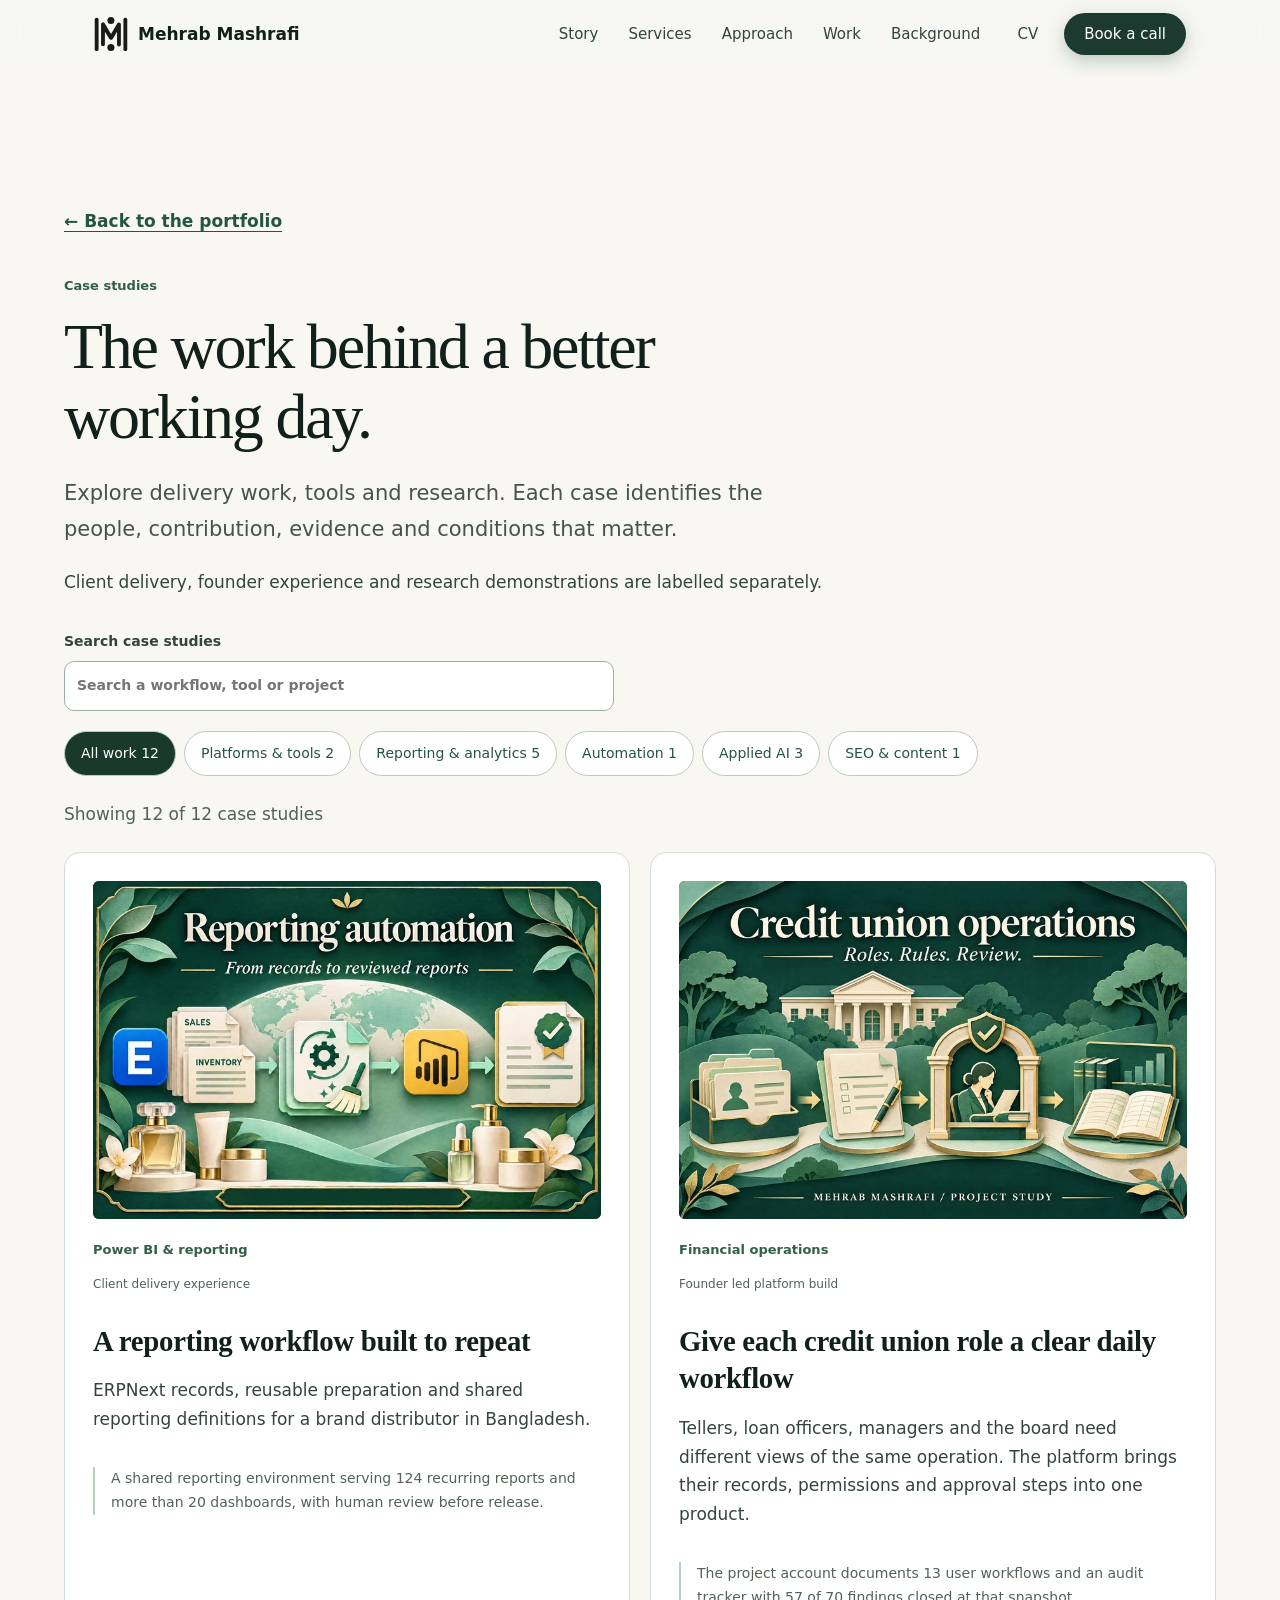
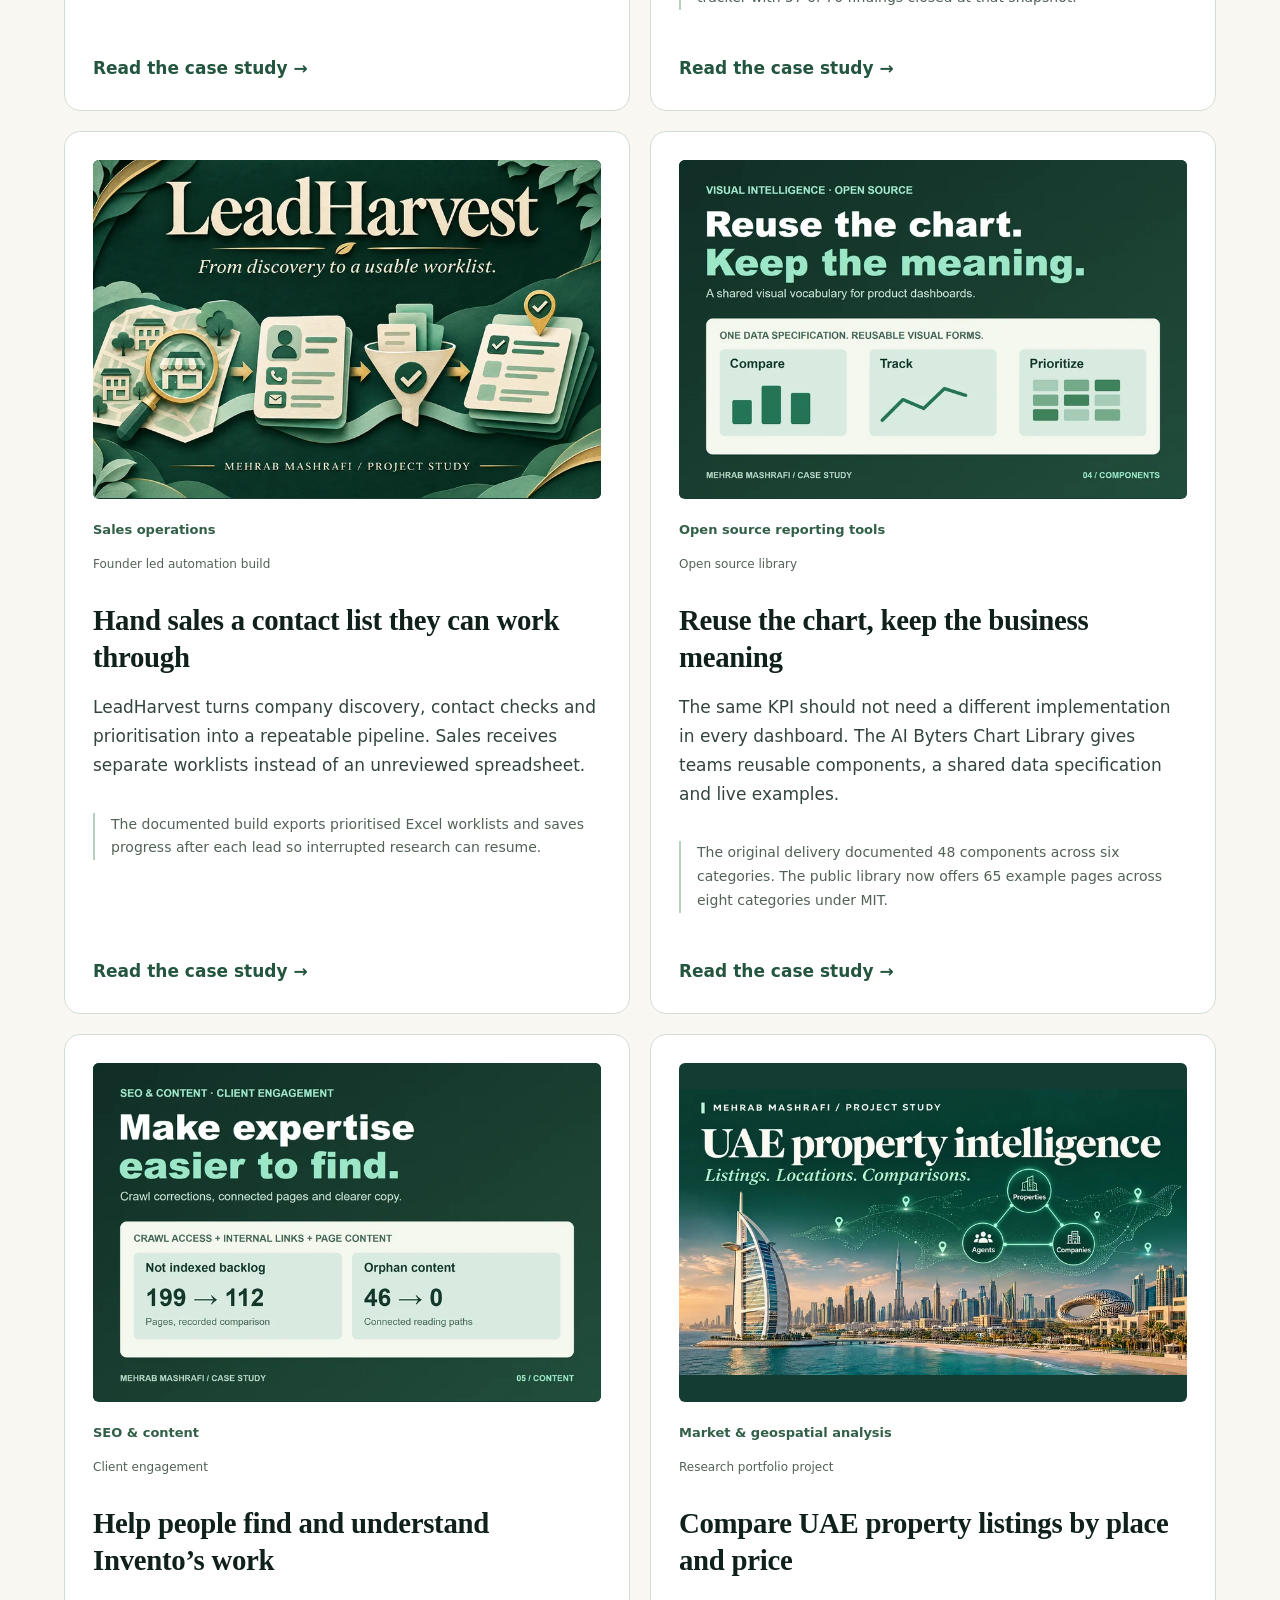
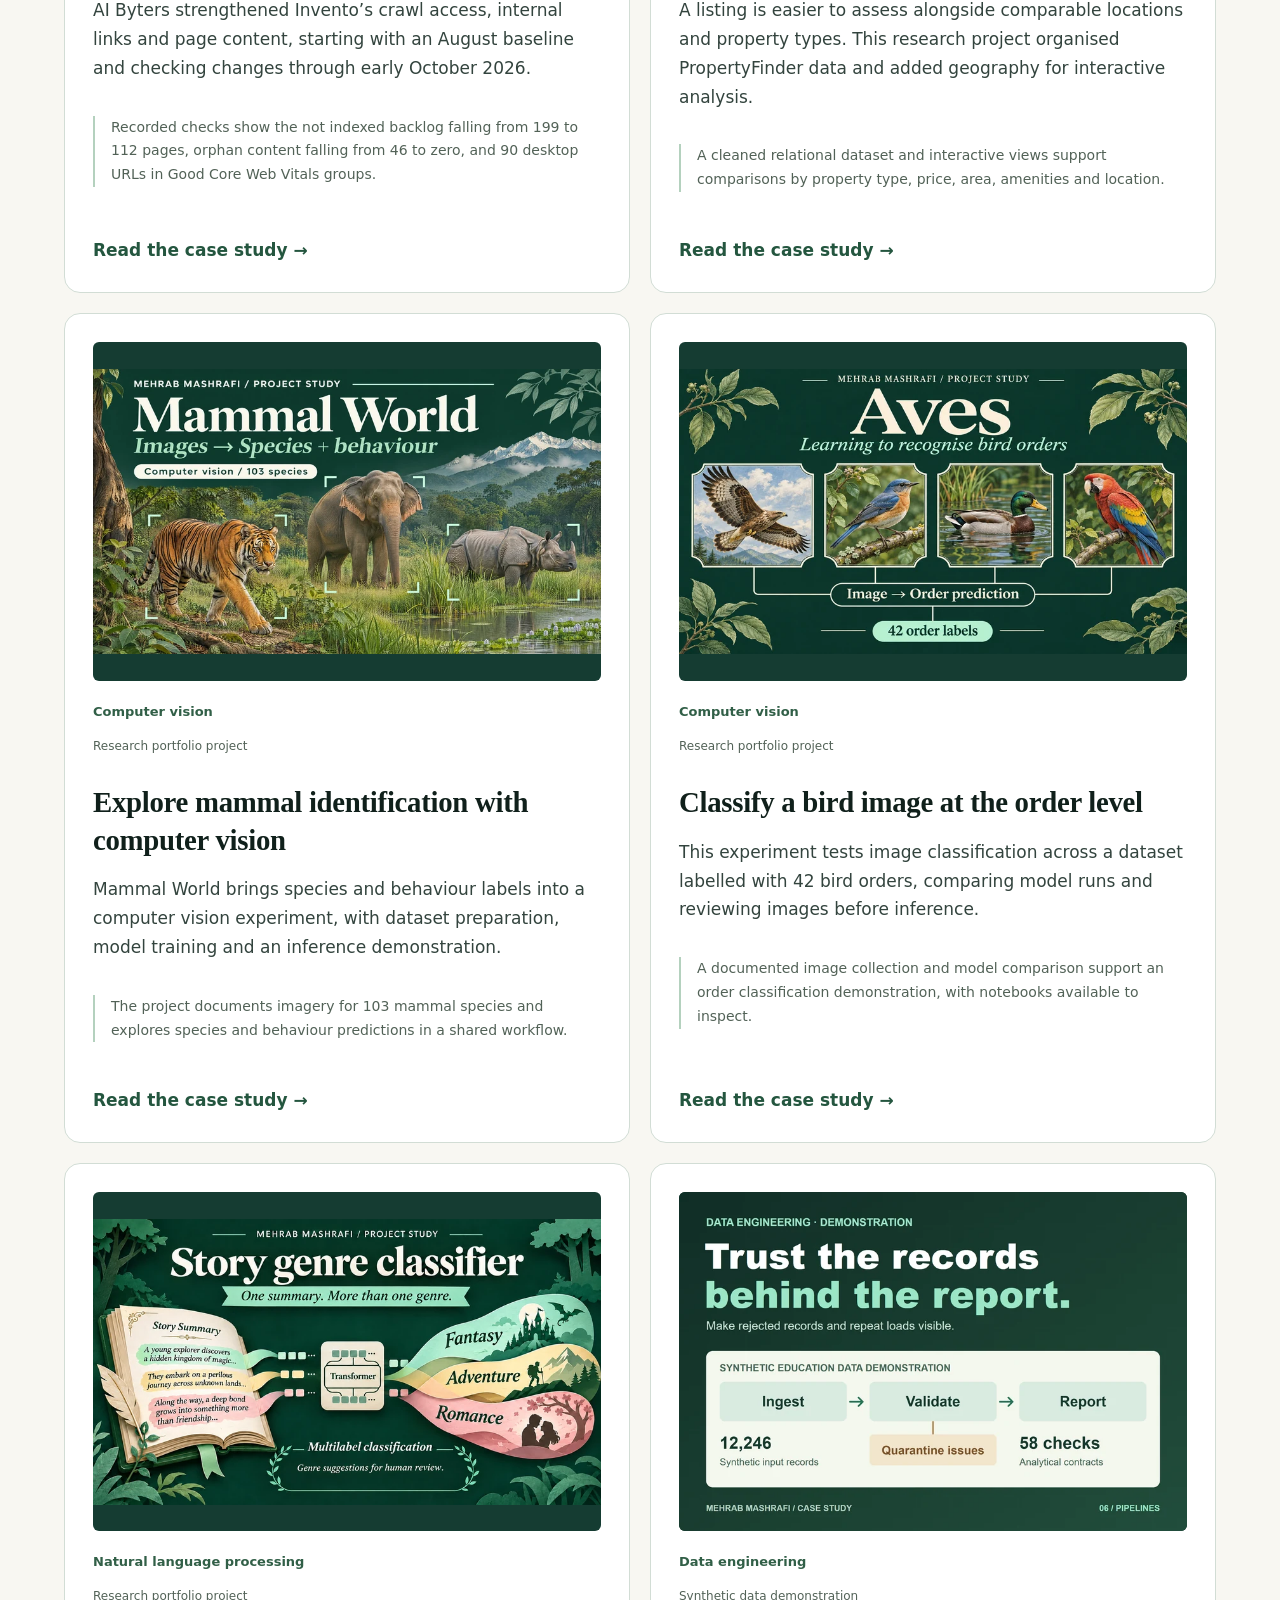
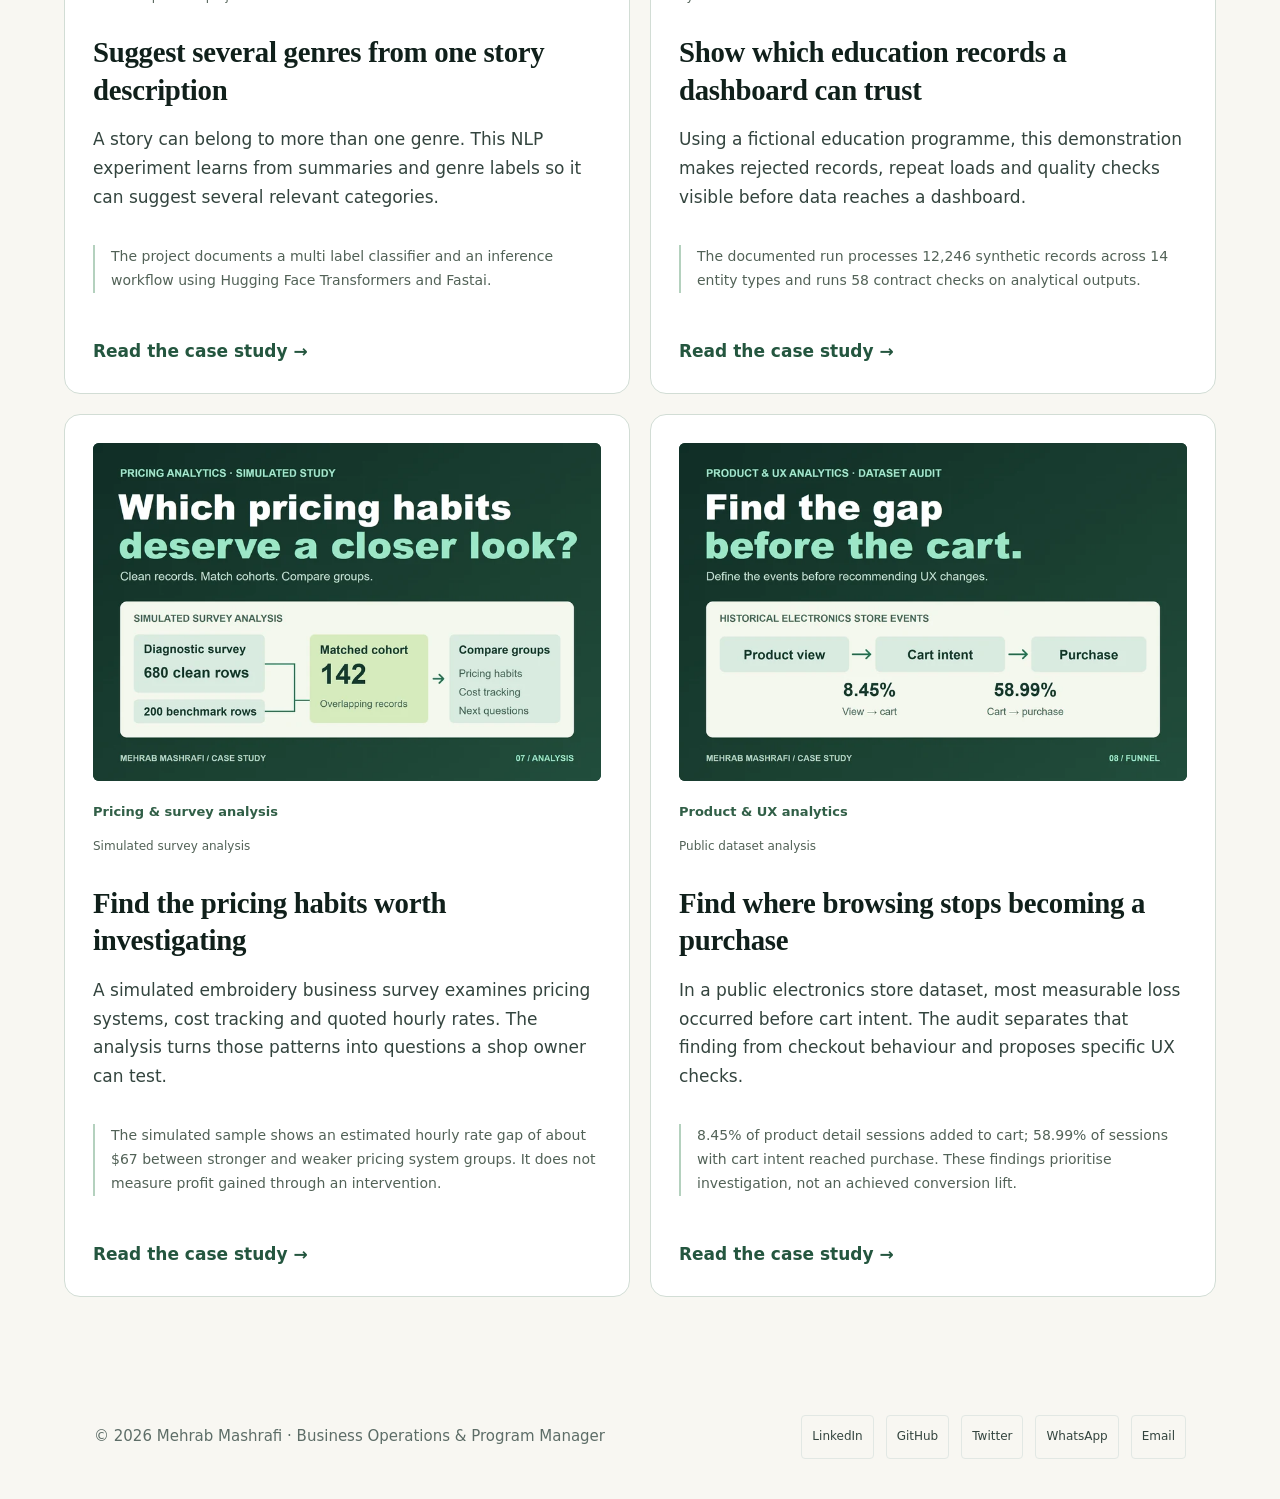
<file: projects/index.html>
<!DOCTYPE html>
<html lang="en"><head><meta charset="UTF-8"><meta name="viewport" content="width=device-width, initial-scale=1"><title>Case studies | Mehrab Mashrafi</title><meta name="description" content="Delivery work, reporting, automation and research documented by Mehrab Mashrafi."><link rel="canonical" href="https://2mdipro7.github.io/projects/index.html"><meta property="og:type" content="article"><meta property="og:title" content="Case studies"><meta property="og:description" content="Delivery work, reporting, automation and research documented by Mehrab Mashrafi."><meta property="og:url" content="https://2mdipro7.github.io/projects/index.html"><meta name="twitter:card" content="summary"><meta name="theme-color" content="#1c3a30"><link rel="icon" href="../resources/images/mylogo_dark.svg"><link rel="stylesheet" href="../style.css?v=20261024"><link rel="stylesheet" href="../case-studies.css?v=20261105-story"><script type="application/ld+json">{"@context":"https://schema.org","@type":"CollectionPage","name":"Mehrab Mashrafi case studies","mainEntity":{"@type":"ItemList","numberOfItems":12,"itemListElement":[{"@type":"ListItem","position":1,"name":"A reporting workflow built to repeat","url":"https://2mdipro7.github.io/projects/power-bi-reporting-automation.html"},{"@type":"ListItem","position":2,"name":"Give each credit union role a clear daily workflow","url":"https://2mdipro7.github.io/projects/credit-union-platform.html"},{"@type":"ListItem","position":3,"name":"Hand sales a contact list they can work through","url":"https://2mdipro7.github.io/projects/leadharvest.html"},{"@type":"ListItem","position":4,"name":"Reuse the chart, keep the business meaning","url":"https://2mdipro7.github.io/projects/visual-intelligence-library.html"},{"@type":"ListItem","position":5,"name":"Help people find and understand Invento’s work","url":"https://2mdipro7.github.io/projects/technical-seo-content-quality.html"},{"@type":"ListItem","position":6,"name":"Compare UAE property listings by place and price","url":"https://2mdipro7.github.io/projects/real-estate-uae.html"},{"@type":"ListItem","position":7,"name":"Explore mammal identification with computer vision","url":"https://2mdipro7.github.io/projects/mammal-world.html"},{"@type":"ListItem","position":8,"name":"Classify a bird image at the order level","url":"https://2mdipro7.github.io/projects/aves-order-classifier.html"},{"@type":"ListItem","position":9,"name":"Suggest several genres from one story description","url":"https://2mdipro7.github.io/projects/story-genre-classifier.html"},{"@type":"ListItem","position":10,"name":"Show which education records a dashboard can trust","url":"https://2mdipro7.github.io/projects/education-data-pipeline.html"},{"@type":"ListItem","position":11,"name":"Find the pricing habits worth investigating","url":"https://2mdipro7.github.io/projects/embroidery-pricing-analytics.html"},{"@type":"ListItem","position":12,"name":"Find where browsing stops becoming a purchase","url":"https://2mdipro7.github.io/projects/ecommerce-ux-funnel-audit.html"}]}}</script></head><body class="case-collection-page"><a class="skip-link" href="#main">Skip to content</a><header class="site-header">
        <div class="wrap nav-inner">
            <a class="brand" href="../index.html" aria-label="Mehrab Mashrafi, home">
                <img src="../resources/images/mylogo_dark.svg" alt="" width="34" height="34">
                <span>Mehrab Mashrafi</span>
            </a>
            <button class="nav-toggle" aria-expanded="false" aria-controls="nav-links" aria-label="Open menu"><i class="fas fa-bars"></i></button>
            <ul class="nav-links" id="nav-links">
                <li><a href="../index.html#story">Story</a></li>
                <li><a href="../index.html#services">Services</a></li>
                <li><a href="../index.html#approach">Approach</a></li>
                <li><a href="../index.html#work">Work</a></li>
                <li><a href="../index.html#background">Background</a></li>
                <li><a class="nav-cv" href="../resources/Mehrab_Mashrafi_CV.pdf" download="Mehrab_Mashrafi_CV.pdf"><i class="fas fa-file-arrow-down"></i>CV</a></li>
                <li><a class="btn btn-primary" href="https://calendly.com/2mdipro7/30min" target="_blank" rel="noopener">Book a call</a></li>
            </ul>
        </div>
    </header><main id="main"><div class="study-shell"><a class="study-back" href="../index.html#work">← Back to the portfolio</a><header class="study-heading"><p class="study-kicker">Case studies</p><h1>The work behind a better working day.</h1><p class="study-lead">Explore delivery work, tools and research. Each case identifies the people, contribution, evidence and conditions that matter.</p><p>Client delivery, founder experience and research demonstrations are labelled separately.</p></header><div class="study-filters"><label>Search case studies<input id="case-search" type="search" placeholder="Search a workflow, tool or project"></label><div role="group" aria-label="Filter case studies"><button type="button" data-case-filter="all" aria-pressed="true">All work 12</button><button type="button" data-case-filter="platforms" aria-pressed="false">Platforms &amp; tools 2</button><button type="button" data-case-filter="analytics" aria-pressed="false">Reporting &amp; analytics 5</button><button type="button" data-case-filter="automation" aria-pressed="false">Automation 1</button><button type="button" data-case-filter="ai" aria-pressed="false">Applied AI 3</button><button type="button" data-case-filter="seo" aria-pressed="false">SEO &amp; content 1</button></div></div><p id="case-count" role="status">Showing 12 of 12 case studies</p><div class="study-grid"><a class="study-card" data-case-category="analytics" href="power-bi-reporting-automation.html"><img class="case-card-cover" srcset="../resources/case-studies/covers/power-bi-reporting-automation-800.webp 800w, ../resources/case-studies/covers/power-bi-reporting-automation.webp 1600w" sizes="(max-width:720px) calc(100vw - 88px), 520px" src="../resources/case-studies/covers/power-bi-reporting-automation.webp" alt="" width="1200" height="800" loading="lazy" decoding="async"><p class="study-kicker">Power BI &amp; reporting</p><p class="study-type">Client delivery experience</p><h2>A reporting workflow built to repeat</h2><p>ERPNext records, reusable preparation and shared reporting definitions for a brand distributor in Bangladesh.</p><p class="study-card-outcome">A shared reporting environment serving 124 recurring reports and more than 20 dashboards, with human review before release.</p><span>Read the case study →</span></a><a class="study-card" data-case-category="platforms" href="credit-union-platform.html"><img class="case-card-cover" srcset="../resources/case-studies/covers/credit-union-platform-800.webp 800w, ../resources/case-studies/covers/credit-union-platform.webp 1600w" sizes="(max-width:720px) calc(100vw - 88px), 520px" src="../resources/case-studies/covers/credit-union-platform.webp" alt="" width="1200" height="800" loading="lazy" decoding="async"><p class="study-kicker">Financial operations</p><p class="study-type">Founder led platform build</p><h2>Give each credit union role a clear daily workflow</h2><p>Tellers, loan officers, managers and the board need different views of the same operation. The platform brings their records, permissions and approval steps into one product.</p><p class="study-card-outcome">The project account documents 13 user workflows and an audit tracker with 57 of 70 findings closed at that snapshot.</p><span>Read the case study →</span></a><a class="study-card" data-case-category="automation" href="leadharvest.html"><img class="case-card-cover" srcset="../resources/case-studies/covers/leadharvest-800.webp 800w, ../resources/case-studies/covers/leadharvest.webp 1600w" sizes="(max-width:720px) calc(100vw - 88px), 520px" src="../resources/case-studies/covers/leadharvest.webp" alt="" width="1200" height="800" loading="lazy" decoding="async"><p class="study-kicker">Sales operations</p><p class="study-type">Founder led automation build</p><h2>Hand sales a contact list they can work through</h2><p>LeadHarvest turns company discovery, contact checks and prioritisation into a repeatable pipeline. Sales receives separate worklists instead of an unreviewed spreadsheet.</p><p class="study-card-outcome">The documented build exports prioritised Excel worklists and saves progress after each lead so interrupted research can resume.</p><span>Read the case study →</span></a><a class="study-card" data-case-category="platforms" href="visual-intelligence-library.html"><img class="case-card-cover" srcset="../resources/case-studies/covers/visual-intelligence-library-800.webp 800w, ../resources/case-studies/covers/visual-intelligence-library.webp 1600w" sizes="(max-width:720px) calc(100vw - 88px), 520px" src="../resources/case-studies/covers/visual-intelligence-library.webp" alt="" width="1200" height="800" loading="lazy" decoding="async"><p class="study-kicker">Open source reporting tools</p><p class="study-type">Open source library</p><h2>Reuse the chart, keep the business meaning</h2><p>The same KPI should not need a different implementation in every dashboard. The AI Byters Chart Library gives teams reusable components, a shared data specification and live examples.</p><p class="study-card-outcome">The original delivery documented 48 components across six categories. The public library now offers 65 example pages across eight categories under MIT.</p><span>Read the case study →</span></a><a class="study-card" data-case-category="seo" href="technical-seo-content-quality.html"><img class="case-card-cover" srcset="../resources/case-studies/covers/technical-seo-content-quality-800.webp 800w, ../resources/case-studies/covers/technical-seo-content-quality.webp 1600w" sizes="(max-width:720px) calc(100vw - 88px), 520px" src="../resources/case-studies/covers/technical-seo-content-quality.webp" alt="" width="1200" height="800" loading="lazy" decoding="async"><p class="study-kicker">SEO &amp; content</p><p class="study-type">Client engagement</p><h2>Help people find and understand Invento’s work</h2><p>AI Byters strengthened Invento’s crawl access, internal links and page content, starting with an August baseline and checking changes through early October 2026.</p><p class="study-card-outcome">Recorded checks show the not indexed backlog falling from 199 to 112 pages, orphan content falling from 46 to zero, and 90 desktop URLs in Good Core Web Vitals groups.</p><span>Read the case study →</span></a><a class="study-card" data-case-category="analytics" href="real-estate-uae.html"><img class="case-card-cover" srcset="../resources/case-studies/covers/real-estate-uae-800.webp 800w, ../resources/case-studies/covers/real-estate-uae.webp 1600w" sizes="(max-width:720px) calc(100vw - 88px), 520px" src="../resources/case-studies/covers/real-estate-uae.webp" alt="" width="1200" height="800" loading="lazy" decoding="async"><p class="study-kicker">Market &amp; geospatial analysis</p><p class="study-type">Research portfolio project</p><h2>Compare UAE property listings by place and price</h2><p>A listing is easier to assess alongside comparable locations and property types. This research project organised PropertyFinder data and added geography for interactive analysis.</p><p class="study-card-outcome">A cleaned relational dataset and interactive views support comparisons by property type, price, area, amenities and location.</p><span>Read the case study →</span></a><a class="study-card" data-case-category="ai" href="mammal-world.html"><img class="case-card-cover" srcset="../resources/case-studies/covers/mammal-world-800.webp 800w, ../resources/case-studies/covers/mammal-world.webp 1600w" sizes="(max-width:720px) calc(100vw - 88px), 520px" src="../resources/case-studies/covers/mammal-world.webp" alt="" width="1200" height="800" loading="lazy" decoding="async"><p class="study-kicker">Computer vision</p><p class="study-type">Research portfolio project</p><h2>Explore mammal identification with computer vision</h2><p>Mammal World brings species and behaviour labels into a computer vision experiment, with dataset preparation, model training and an inference demonstration.</p><p class="study-card-outcome">The project documents imagery for 103 mammal species and explores species and behaviour predictions in a shared workflow.</p><span>Read the case study →</span></a><a class="study-card" data-case-category="ai" href="aves-order-classifier.html"><img class="case-card-cover" srcset="../resources/case-studies/covers/aves-order-classifier-800.webp 800w, ../resources/case-studies/covers/aves-order-classifier.webp 1600w" sizes="(max-width:720px) calc(100vw - 88px), 520px" src="../resources/case-studies/covers/aves-order-classifier.webp" alt="" width="1200" height="800" loading="lazy" decoding="async"><p class="study-kicker">Computer vision</p><p class="study-type">Research portfolio project</p><h2>Classify a bird image at the order level</h2><p>This experiment tests image classification across a dataset labelled with 42 bird orders, comparing model runs and reviewing images before inference.</p><p class="study-card-outcome">A documented image collection and model comparison support an order classification demonstration, with notebooks available to inspect.</p><span>Read the case study →</span></a><a class="study-card" data-case-category="ai" href="story-genre-classifier.html"><img class="case-card-cover" srcset="../resources/case-studies/covers/story-genre-classifier-800.webp 800w, ../resources/case-studies/covers/story-genre-classifier.webp 1600w" sizes="(max-width:720px) calc(100vw - 88px), 520px" src="../resources/case-studies/covers/story-genre-classifier.webp" alt="" width="1200" height="800" loading="lazy" decoding="async"><p class="study-kicker">Natural language processing</p><p class="study-type">Research portfolio project</p><h2>Suggest several genres from one story description</h2><p>A story can belong to more than one genre. This NLP experiment learns from summaries and genre labels so it can suggest several relevant categories.</p><p class="study-card-outcome">The project documents a multi label classifier and an inference workflow using Hugging Face Transformers and Fastai.</p><span>Read the case study →</span></a><a class="study-card" data-case-category="analytics" href="education-data-pipeline.html"><img class="case-card-cover" srcset="../resources/case-studies/covers/education-data-pipeline-800.webp 800w, ../resources/case-studies/covers/education-data-pipeline.webp 1600w" sizes="(max-width:720px) calc(100vw - 88px), 520px" src="../resources/case-studies/covers/education-data-pipeline.webp" alt="" width="1200" height="800" loading="lazy" decoding="async"><p class="study-kicker">Data engineering</p><p class="study-type">Synthetic data demonstration</p><h2>Show which education records a dashboard can trust</h2><p>Using a fictional education programme, this demonstration makes rejected records, repeat loads and quality checks visible before data reaches a dashboard.</p><p class="study-card-outcome">The documented run processes 12,246 synthetic records across 14 entity types and runs 58 contract checks on analytical outputs.</p><span>Read the case study →</span></a><a class="study-card" data-case-category="analytics" href="embroidery-pricing-analytics.html"><img class="case-card-cover" srcset="../resources/case-studies/covers/embroidery-pricing-analytics-800.webp 800w, ../resources/case-studies/covers/embroidery-pricing-analytics.webp 1600w" sizes="(max-width:720px) calc(100vw - 88px), 520px" src="../resources/case-studies/covers/embroidery-pricing-analytics.webp" alt="" width="1200" height="800" loading="lazy" decoding="async"><p class="study-kicker">Pricing &amp; survey analysis</p><p class="study-type">Simulated survey analysis</p><h2>Find the pricing habits worth investigating</h2><p>A simulated embroidery business survey examines pricing systems, cost tracking and quoted hourly rates. The analysis turns those patterns into questions a shop owner can test.</p><p class="study-card-outcome">The simulated sample shows an estimated hourly rate gap of about $67 between stronger and weaker pricing system groups. It does not measure profit gained through an intervention.</p><span>Read the case study →</span></a><a class="study-card" data-case-category="analytics" href="ecommerce-ux-funnel-audit.html"><img class="case-card-cover" srcset="../resources/case-studies/covers/ecommerce-ux-funnel-audit-800.webp 800w, ../resources/case-studies/covers/ecommerce-ux-funnel-audit.webp 1600w" sizes="(max-width:720px) calc(100vw - 88px), 520px" src="../resources/case-studies/covers/ecommerce-ux-funnel-audit.webp" alt="" width="1200" height="800" loading="lazy" decoding="async"><p class="study-kicker">Product &amp; UX analytics</p><p class="study-type">Public dataset analysis</p><h2>Find where browsing stops becoming a purchase</h2><p>In a public electronics store dataset, most measurable loss occurred before cart intent. The audit separates that finding from checkout behaviour and proposes specific UX checks.</p><p class="study-card-outcome">8.45% of product detail sessions added to cart; 58.99% of sessions with cart intent reached purchase. These findings prioritise investigation, not an achieved conversion lift.</p><span>Read the case study →</span></a></div><p id="case-empty" hidden>No matching case studies. <button type="button" id="case-clear">Clear search and filters</button></p></div><script src="../js/case-studies.js?v=20261024"></script></main><footer class="site-footer">
        <div class="wrap footer-inner">
            <div>
                <div>&copy; 2026 Mehrab Mashrafi · Business Operations &amp; Program Manager</div>
                <div id="clock" aria-live="off"></div>
            </div>
            <ul class="socials">
                <li><a href="https://www.linkedin.com/in/2mdipro7" target="_blank" rel="noopener" aria-label="LinkedIn">LinkedIn</a></li>
                <li><a href="https://github.com/2mdipro7" target="_blank" rel="noopener" aria-label="GitHub">GitHub</a></li>
                <li><a href="https://twitter.com/dipro7mufc" target="_blank" rel="noopener" aria-label="Twitter">Twitter</a></li>
                <li><a href="https://wa.me/+8801646302935" target="_blank" rel="noopener" aria-label="WhatsApp">WhatsApp</a></li>
                <li><a href="mailto:mm4mashrafi@gmail.com" aria-label="Email">Email</a></li>
            </ul>
        </div>
    </footer><script src="../js/site.js?v=20261004b"></script></body></html>
</file>
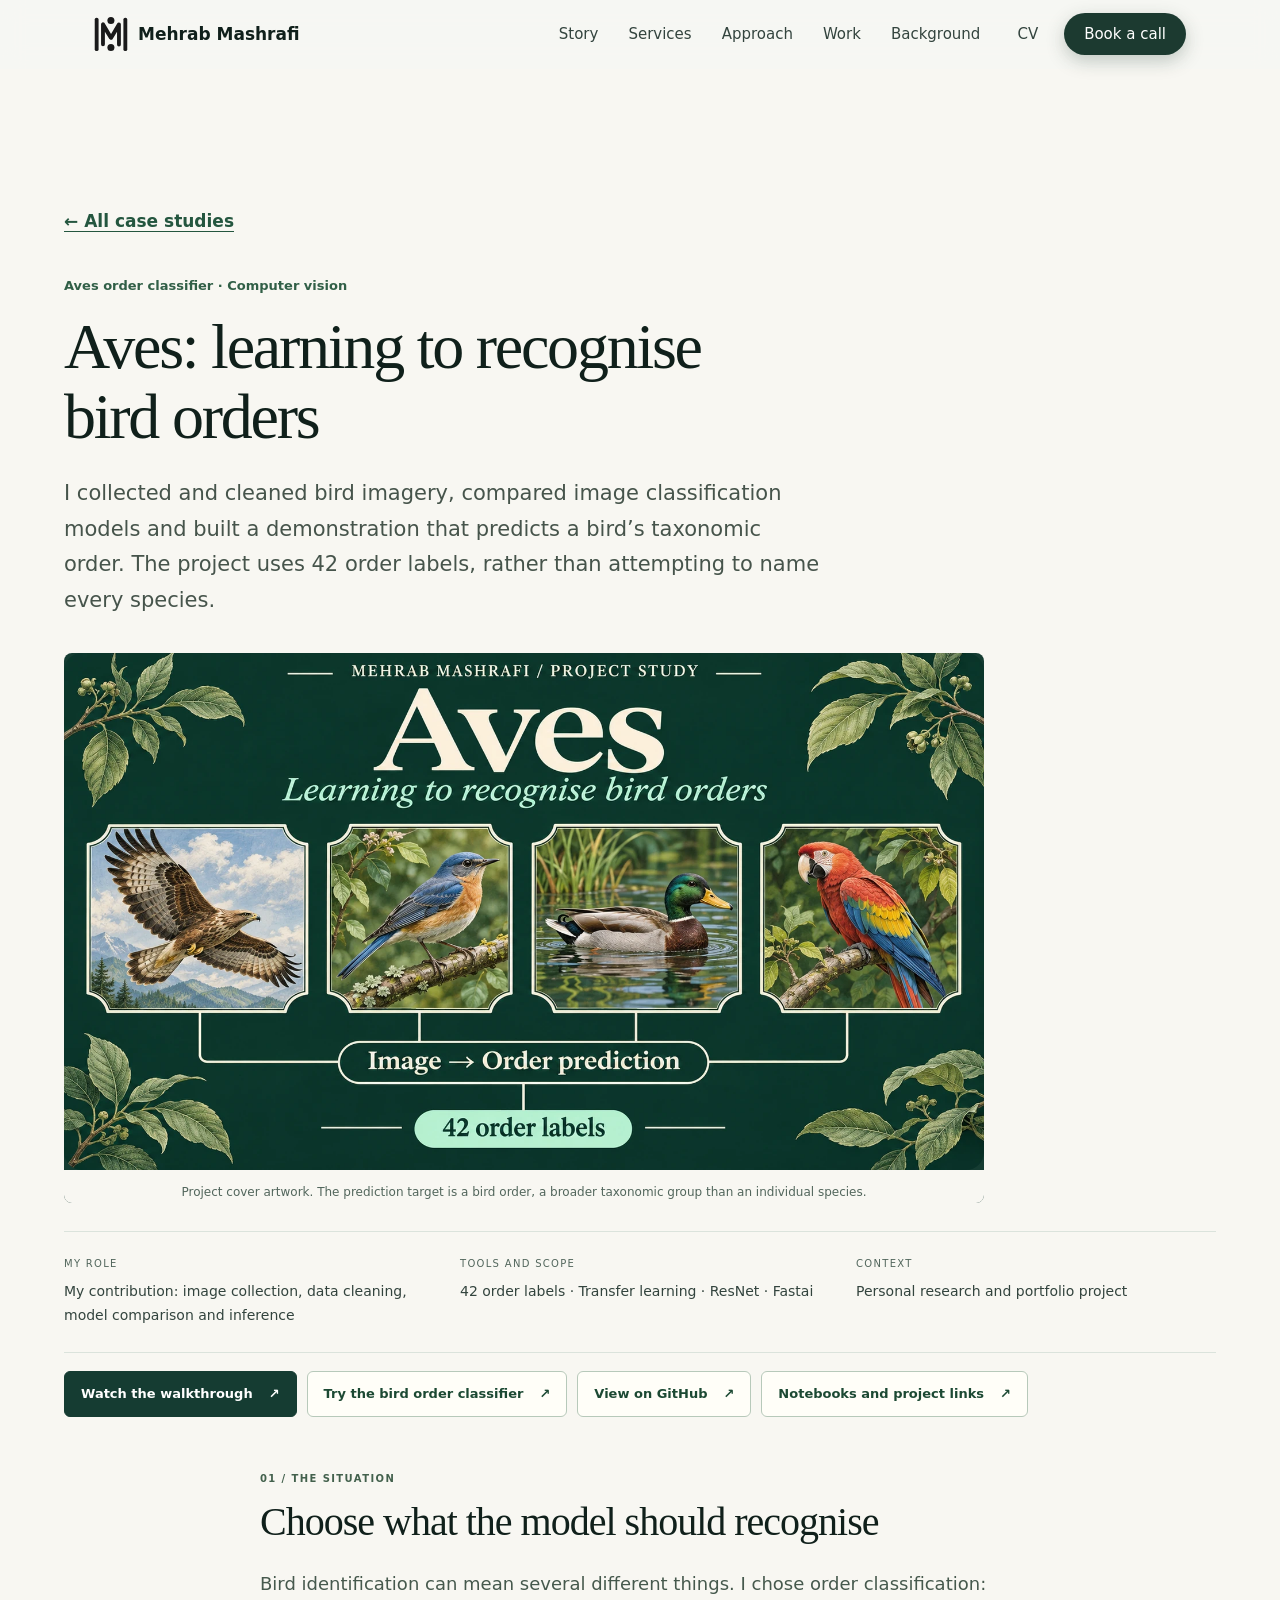
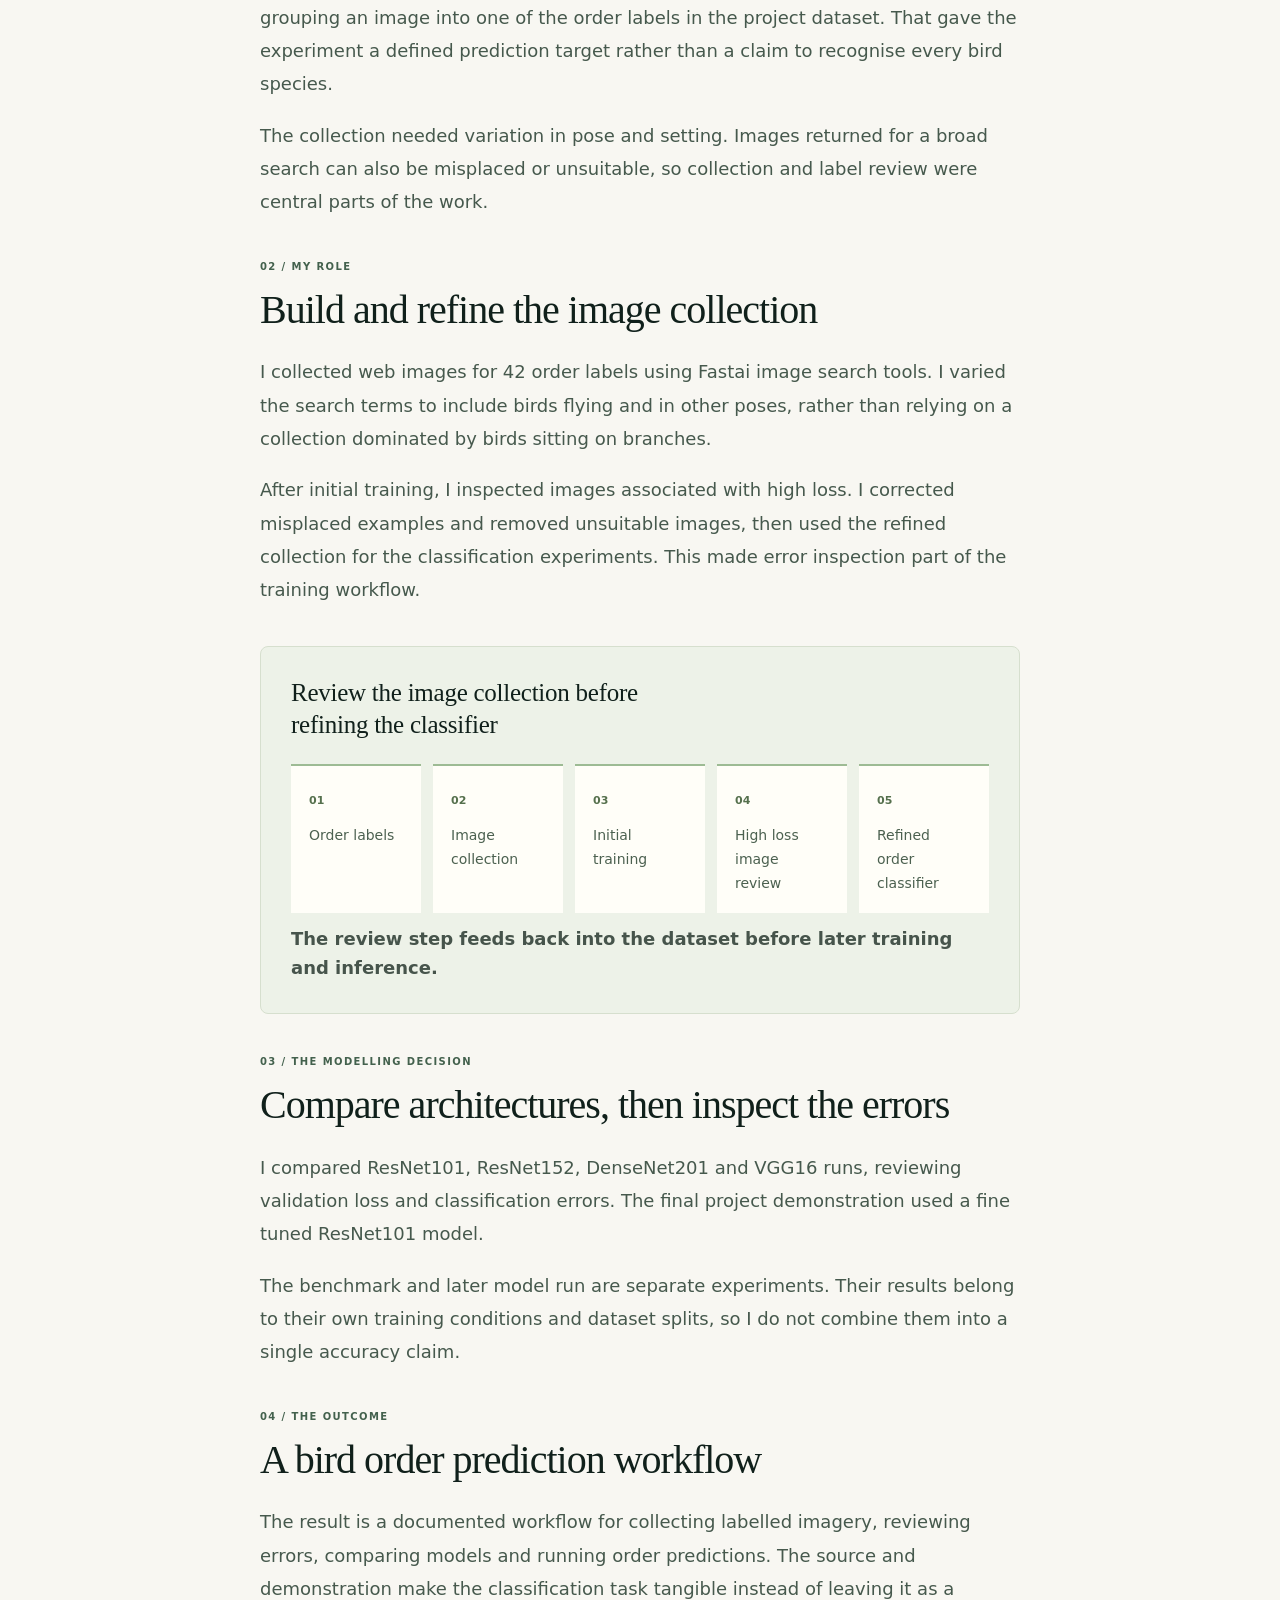
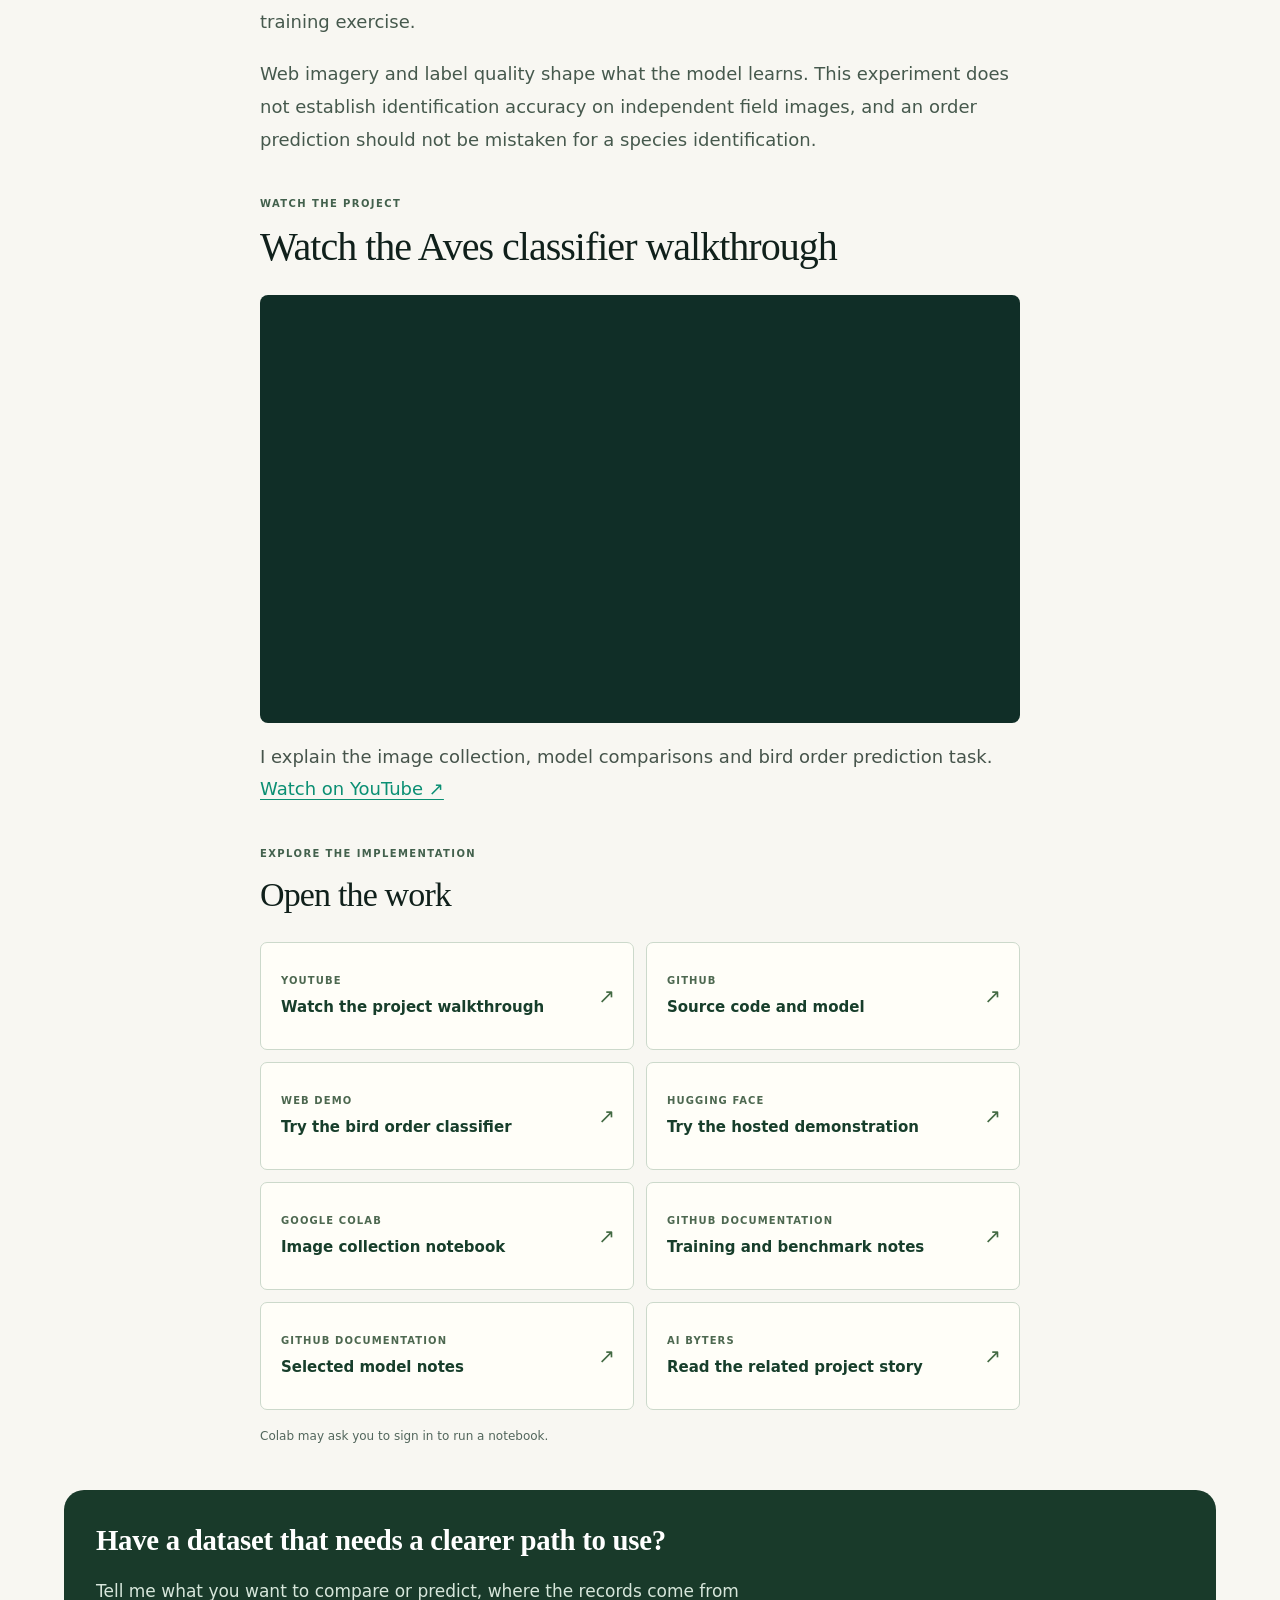
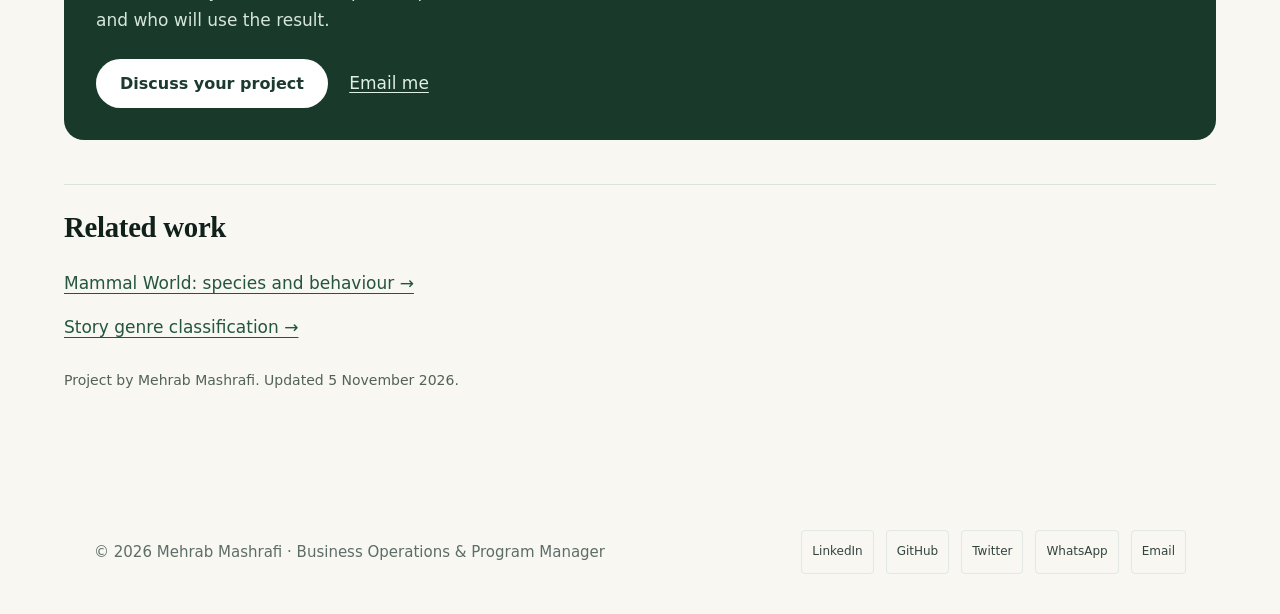
<file: projects/aves-order-classifier.html>
<!DOCTYPE html>
<html lang="en"><head><meta charset="UTF-8"><meta name="viewport" content="width=device-width, initial-scale=1"><title>Aves: learning to recognise bird orders | Mehrab Mashrafi</title><meta name="description" content="I collected and cleaned bird imagery, compared image classification models and built a demonstration that predicts a bird’s taxonomic order. The project uses 42 order labels, rather than attempting to name every species."><link rel="canonical" href="https://2mdipro7.github.io/projects/aves-order-classifier.html"><meta property="og:type" content="article"><meta property="og:title" content="Aves: learning to recognise bird orders"><meta property="og:description" content="I collected and cleaned bird imagery, compared image classification models and built a demonstration that predicts a bird’s taxonomic order. The project uses 42 order labels, rather than attempting to name every species."><meta property="og:url" content="https://2mdipro7.github.io/projects/aves-order-classifier.html"><meta name="twitter:card" content="summary_large_image"><meta property="og:image" content="https://2mdipro7.github.io/resources/case-studies/covers/aves-order-classifier.webp"><meta property="og:image:alt" content="Aves project cover representing bird image classification at the taxonomic order level."><meta name="theme-color" content="#1c3a30"><link rel="icon" href="../resources/images/mylogo_dark.svg"><link rel="stylesheet" href="../style.css?v=20261024"><link rel="stylesheet" href="../case-studies.css?v=20261106-links"><script type="application/ld+json">{"@context":"https://schema.org","@type":"Article","headline":"Aves: learning to recognise bird orders","description":"I collected and cleaned bird imagery, compared image classification models and built a demonstration that predicts a bird’s taxonomic order. The project uses 42 order labels, rather than attempting to name every species.","url":"https://2mdipro7.github.io/projects/aves-order-classifier.html","author":{"@type":"Person","name":"Mehrab Mashrafi","url":"https://2mdipro7.github.io/"},"about":"Computer vision"}</script></head><body class="case-collection-page"><a class="skip-link" href="#main">Skip to content</a><header class="site-header">
        <div class="wrap nav-inner">
            <a class="brand" href="../index.html" aria-label="Mehrab Mashrafi, home">
                <img src="../resources/images/mylogo_dark.svg" alt="" width="34" height="34">
                <span>Mehrab Mashrafi</span>
            </a>
            <button class="nav-toggle" aria-expanded="false" aria-controls="nav-links" aria-label="Open menu"><i class="fas fa-bars"></i></button>
            <ul class="nav-links" id="nav-links">
                <li><a href="../index.html#story">Story</a></li>
                <li><a href="../index.html#services">Services</a></li>
                <li><a href="../index.html#approach">Approach</a></li>
                <li><a href="../index.html#work">Work</a></li>
                <li><a href="../index.html#background">Background</a></li>
                <li><a class="nav-cv" href="../resources/Mehrab_Mashrafi_CV.pdf" download="Mehrab_Mashrafi_CV.pdf"><i class="fas fa-file-arrow-down"></i>CV</a></li>
                <li><a class="btn btn-primary" href="https://calendly.com/2mdipro7/30min" target="_blank" rel="noopener">Book a call</a></li>
            </ul>
        </div>
    </header><main id="main"><article class="study-shell"><a class="study-back" href="index.html">← All case studies</a><header class="study-heading"><p class="study-kicker">Aves order classifier · Computer vision</p><h1>Aves: learning to recognise bird orders</h1><p class="study-lead">I collected and cleaned bird imagery, compared image classification models and built a demonstration that predicts a bird’s taxonomic order. The project uses 42 order labels, rather than attempting to name every species.</p></header><figure class="case-cover"><img srcset="../resources/case-studies/covers/aves-order-classifier-800.webp 800w, ../resources/case-studies/covers/aves-order-classifier.webp 1600w" sizes="(max-width:720px) calc(100vw - 40px), 1152px" src="../resources/case-studies/covers/aves-order-classifier.webp" alt="Aves project cover representing bird image classification at the taxonomic order level." width="1600" height="900" fetchpriority="high" decoding="async"><figcaption>Project cover artwork. The prediction target is a bird order, a broader taxonomic group than an individual species.</figcaption></figure><dl class="study-facts case-role"><div><dt>My role</dt><dd>My contribution: image collection, data cleaning, model comparison and inference</dd></div><div><dt>Tools and scope</dt><dd>42 order labels · Transfer learning · ResNet · Fastai</dd></div><div><dt>Context</dt><dd>Personal research and portfolio project</dd></div></dl>
<nav class="project-shortcuts" aria-label="Project shortcuts"><a href="#project-walkthrough">Watch the walkthrough <span aria-hidden="true">↗</span></a><a href="https://2mdipro7.github.io/aves-order-classifier/" target="_blank" rel="noopener">Try the bird order classifier <span aria-hidden="true">↗</span></a><a href="https://github.com/2mdipro7/aves-order-classifier" target="_blank" rel="noopener">View on GitHub <span aria-hidden="true">↗</span></a><a href="#project-resources">Notebooks and project links <span aria-hidden="true">↗</span></a></nav><div class="study-reading"><section class="story-chapter" aria-labelledby="chapter-01"><p class="story-label">01 / The situation</p><h2 id="chapter-01">Choose what the model should recognise</h2><p>Bird identification can mean several different things. I chose order classification: grouping an image into one of the order labels in the project dataset. That gave the experiment a defined prediction target rather than a claim to recognise every bird species.</p><p>The collection needed variation in pose and setting. Images returned for a broad search can also be misplaced or unsuitable, so collection and label review were central parts of the work.</p></section>
<section class="story-chapter" aria-labelledby="chapter-02"><p class="story-label">02 / My role</p><h2 id="chapter-02">Build and refine the image collection</h2><p>I collected web images for 42 order labels using Fastai image search tools. I varied the search terms to include birds flying and in other poses, rather than relying on a collection dominated by birds sitting on branches.</p><p>After initial training, I inspected images associated with high loss. I corrected misplaced examples and removed unsuitable images, then used the refined collection for the classification experiments. This made error inspection part of the training workflow.</p></section>
<section class="study-workflow process-map" aria-label="Project workflow"><h2>Review the image collection before refining the classifier</h2><ol><li><span>01</span><p>Order labels</p></li><li><span>02</span><p>Image collection</p></li><li><span>03</span><p>Initial training</p></li><li><span>04</span><p>High loss image review</p></li><li><span>05</span><p>Refined order classifier</p></li></ol><p class="study-note">The review step feeds back into the dataset before later training and inference.</p></section>
<section class="story-chapter" aria-labelledby="chapter-03"><p class="story-label">03 / The modelling decision</p><h2 id="chapter-03">Compare architectures, then inspect the errors</h2><p>I compared ResNet101, ResNet152, DenseNet201 and VGG16 runs, reviewing validation loss and classification errors. The final project demonstration used a fine tuned ResNet101 model.</p><p>The benchmark and later model run are separate experiments. Their results belong to their own training conditions and dataset splits, so I do not combine them into a single accuracy claim.</p></section>
<section class="story-chapter" aria-labelledby="chapter-04"><p class="story-label">04 / The outcome</p><h2 id="chapter-04">A bird order prediction workflow</h2><p>The result is a documented workflow for collecting labelled imagery, reviewing errors, comparing models and running order predictions. The source and demonstration make the classification task tangible instead of leaving it as a training exercise.</p><p>Web imagery and label quality shape what the model learns. This experiment does not establish identification accuracy on independent field images, and an order prediction should not be mistaken for a species identification.</p></section>
<section class="story-chapter" aria-labelledby="project-walkthrough"><p class="story-label">Watch the project</p><h2 id="project-walkthrough">Watch the Aves classifier walkthrough</h2><div class="case-video"><iframe width="960" height="540" src="https://www.youtube-nocookie.com/embed/aUFeUa9xrOw" title="Watch the Aves classifier walkthrough, presented by Mehrab Mashrafi" loading="lazy" allow="accelerometer; autoplay; clipboard-write; encrypted-media; gyroscope; picture-in-picture; web-share" referrerpolicy="strict-origin-when-cross-origin" allowfullscreen></iframe></div><p class="study-note">I explain the image collection, model comparisons and bird order prediction task. <a href="https://www.youtube.com/watch?v=aUFeUa9xrOw" target="_blank" rel="noopener">Watch on YouTube ↗</a></p></section>
<section class="project-resources study-reading" id="project-resources" aria-labelledby="resources-heading"><p class="story-label">Explore the implementation</p><h2 id="resources-heading">Open the work</h2><ul class="resource-buttons"><li><a href="https://www.youtube.com/watch?v=aUFeUa9xrOw" target="_blank" rel="noopener"><span class="resource-platform">YouTube</span><strong>Watch the project walkthrough</strong><span class="resource-arrow" aria-hidden="true">↗</span></a></li><li><a href="https://github.com/2mdipro7/aves-order-classifier" target="_blank" rel="noopener"><span class="resource-platform">GitHub</span><strong>Source code and model</strong><span class="resource-arrow" aria-hidden="true">↗</span></a></li><li><a href="https://2mdipro7.github.io/aves-order-classifier/" target="_blank" rel="noopener"><span class="resource-platform">Web demo</span><strong>Try the bird order classifier</strong><span class="resource-arrow" aria-hidden="true">↗</span></a></li><li><a href="https://huggingface.co/spaces/dipro7/aves-order-classifier" target="_blank" rel="noopener"><span class="resource-platform">Hugging Face</span><strong>Try the hosted demonstration</strong><span class="resource-arrow" aria-hidden="true">↗</span></a></li><li><a href="https://colab.research.google.com/drive/1h-qdxxIuParMNaTFJZmngqZ-kojjW_tG?usp=sharing" target="_blank" rel="noopener"><span class="resource-platform">Google Colab</span><strong>Image collection notebook</strong><span class="resource-arrow" aria-hidden="true">↗</span></a></li><li><a href="https://github.com/2mdipro7/aves-order-classifier/blob/main/README.md#benchmarking" target="_blank" rel="noopener"><span class="resource-platform">GitHub documentation</span><strong>Training and benchmark notes</strong><span class="resource-arrow" aria-hidden="true">↗</span></a></li><li><a href="https://github.com/2mdipro7/aves-order-classifier/blob/main/README.md#selected-model" target="_blank" rel="noopener"><span class="resource-platform">GitHub documentation</span><strong>Selected model notes</strong><span class="resource-arrow" aria-hidden="true">↗</span></a></li><li><a href="https://www.aibyters.com/case-studies/aves-order-classifier" target="_blank" rel="noopener"><span class="resource-platform">AI Byters</span><strong>Read the related project story</strong><span class="resource-arrow" aria-hidden="true">↗</span></a></li></ul><p class="resource-note">Colab may ask you to sign in to run a notebook.</p></section></div><section class="study-contact"><h2>Have a dataset that needs a clearer path to use?</h2><p>Tell me what you want to compare or predict, where the records come from and who will use the result.</p><a class="btn btn-light" href="https://calendly.com/2mdipro7/30min" target="_blank" rel="noopener">Discuss your project</a> <a class="study-email" href="mailto:mm4mashrafi@gmail.com?subject=Project%20enquiry%3A%20Aves%3A%20learning%20to%20recognise%20bird%20orders">Email me</a></section><nav aria-label="Related case studies" class="study-related"><h2>Related work</h2><a href="mammal-world.html">Mammal World: species and behaviour →</a><a href="story-genre-classifier.html">Story genre classification →</a></nav><p class="study-note">Project by Mehrab Mashrafi. Updated <time datetime="2026-11-05">5 November 2026</time>.</p></article></main><footer class="site-footer">
        <div class="wrap footer-inner">
            <div>
                <div>&copy; 2026 Mehrab Mashrafi · Business Operations &amp; Program Manager</div>
                <div id="clock" aria-live="off"></div>
            </div>
            <ul class="socials">
                <li><a href="https://www.linkedin.com/in/2mdipro7" target="_blank" rel="noopener" aria-label="LinkedIn">LinkedIn</a></li>
                <li><a href="https://github.com/2mdipro7" target="_blank" rel="noopener" aria-label="GitHub">GitHub</a></li>
                <li><a href="https://twitter.com/dipro7mufc" target="_blank" rel="noopener" aria-label="Twitter">Twitter</a></li>
                <li><a href="https://wa.me/+8801646302935" target="_blank" rel="noopener" aria-label="WhatsApp">WhatsApp</a></li>
                <li><a href="mailto:mm4mashrafi@gmail.com" aria-label="Email">Email</a></li>
            </ul>
        </div>
    </footer><script src="../js/site.js?v=20261004b"></script></body></html>
</file>
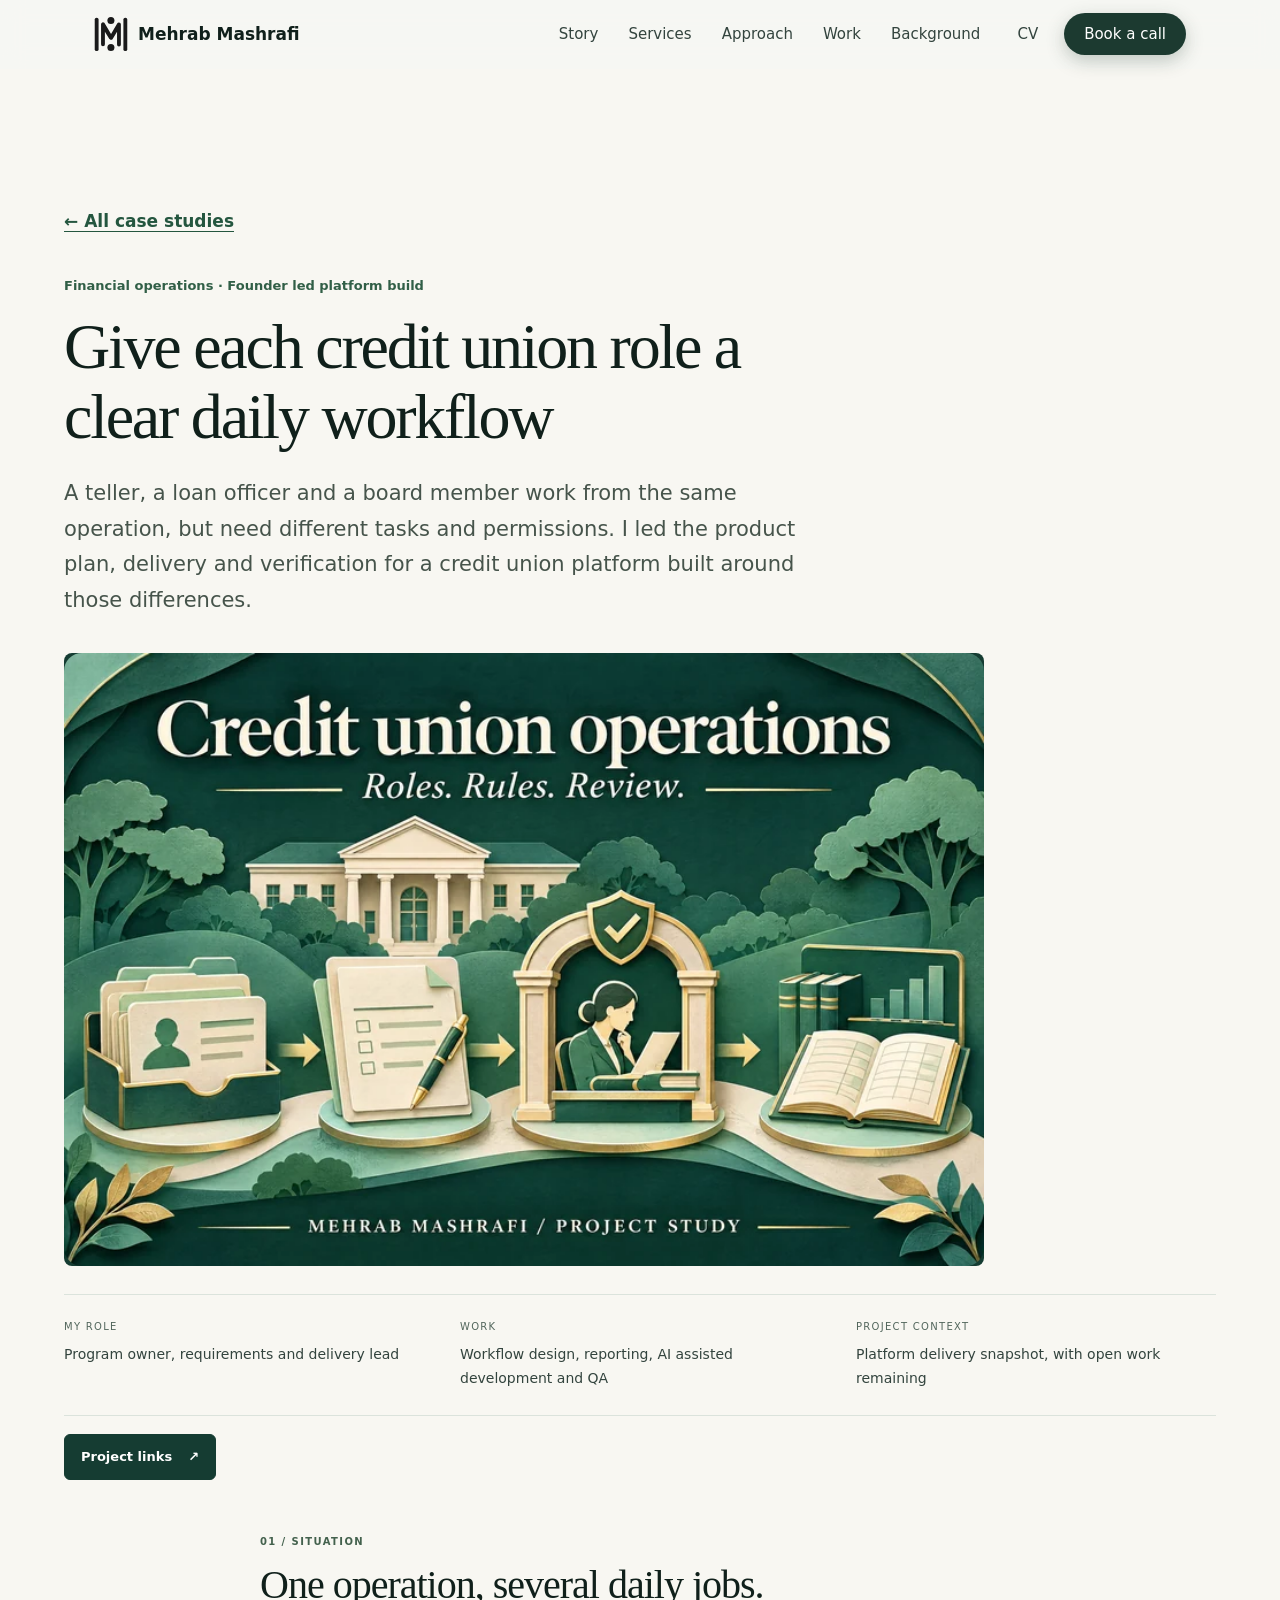
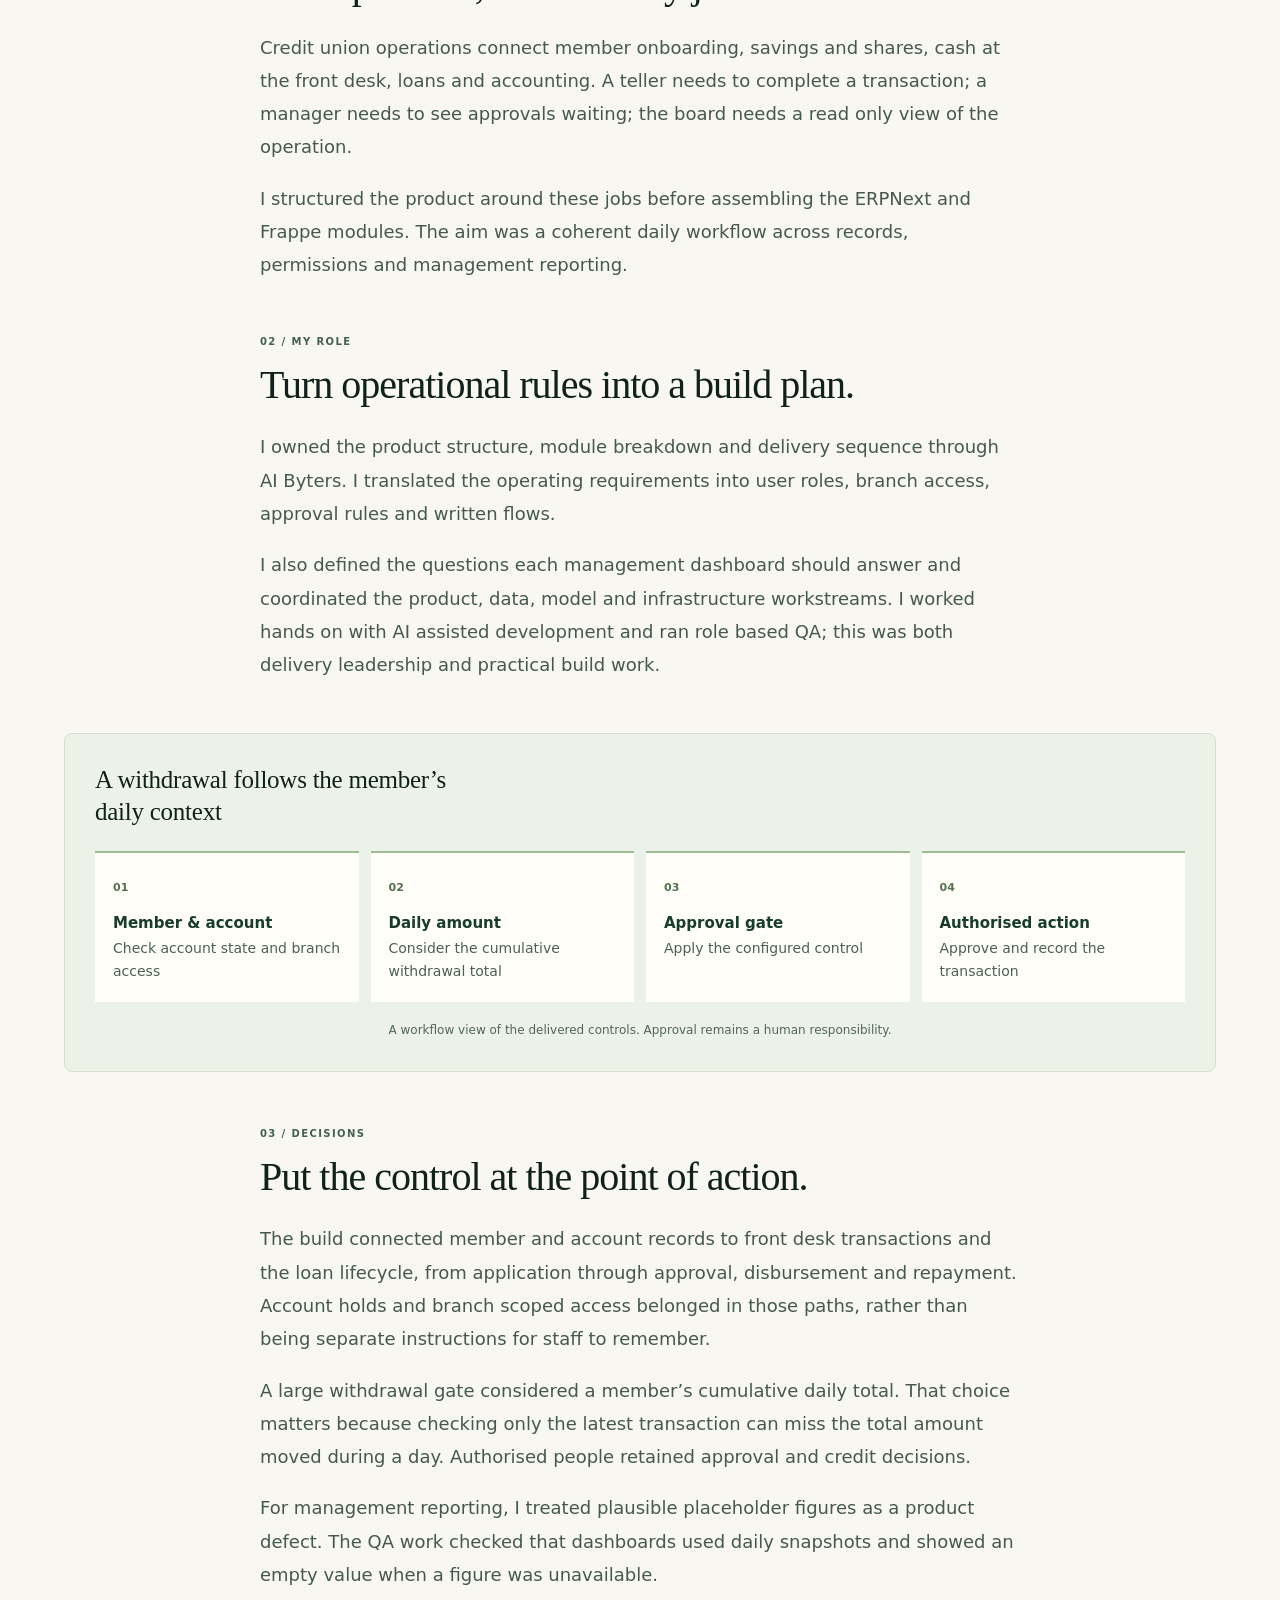
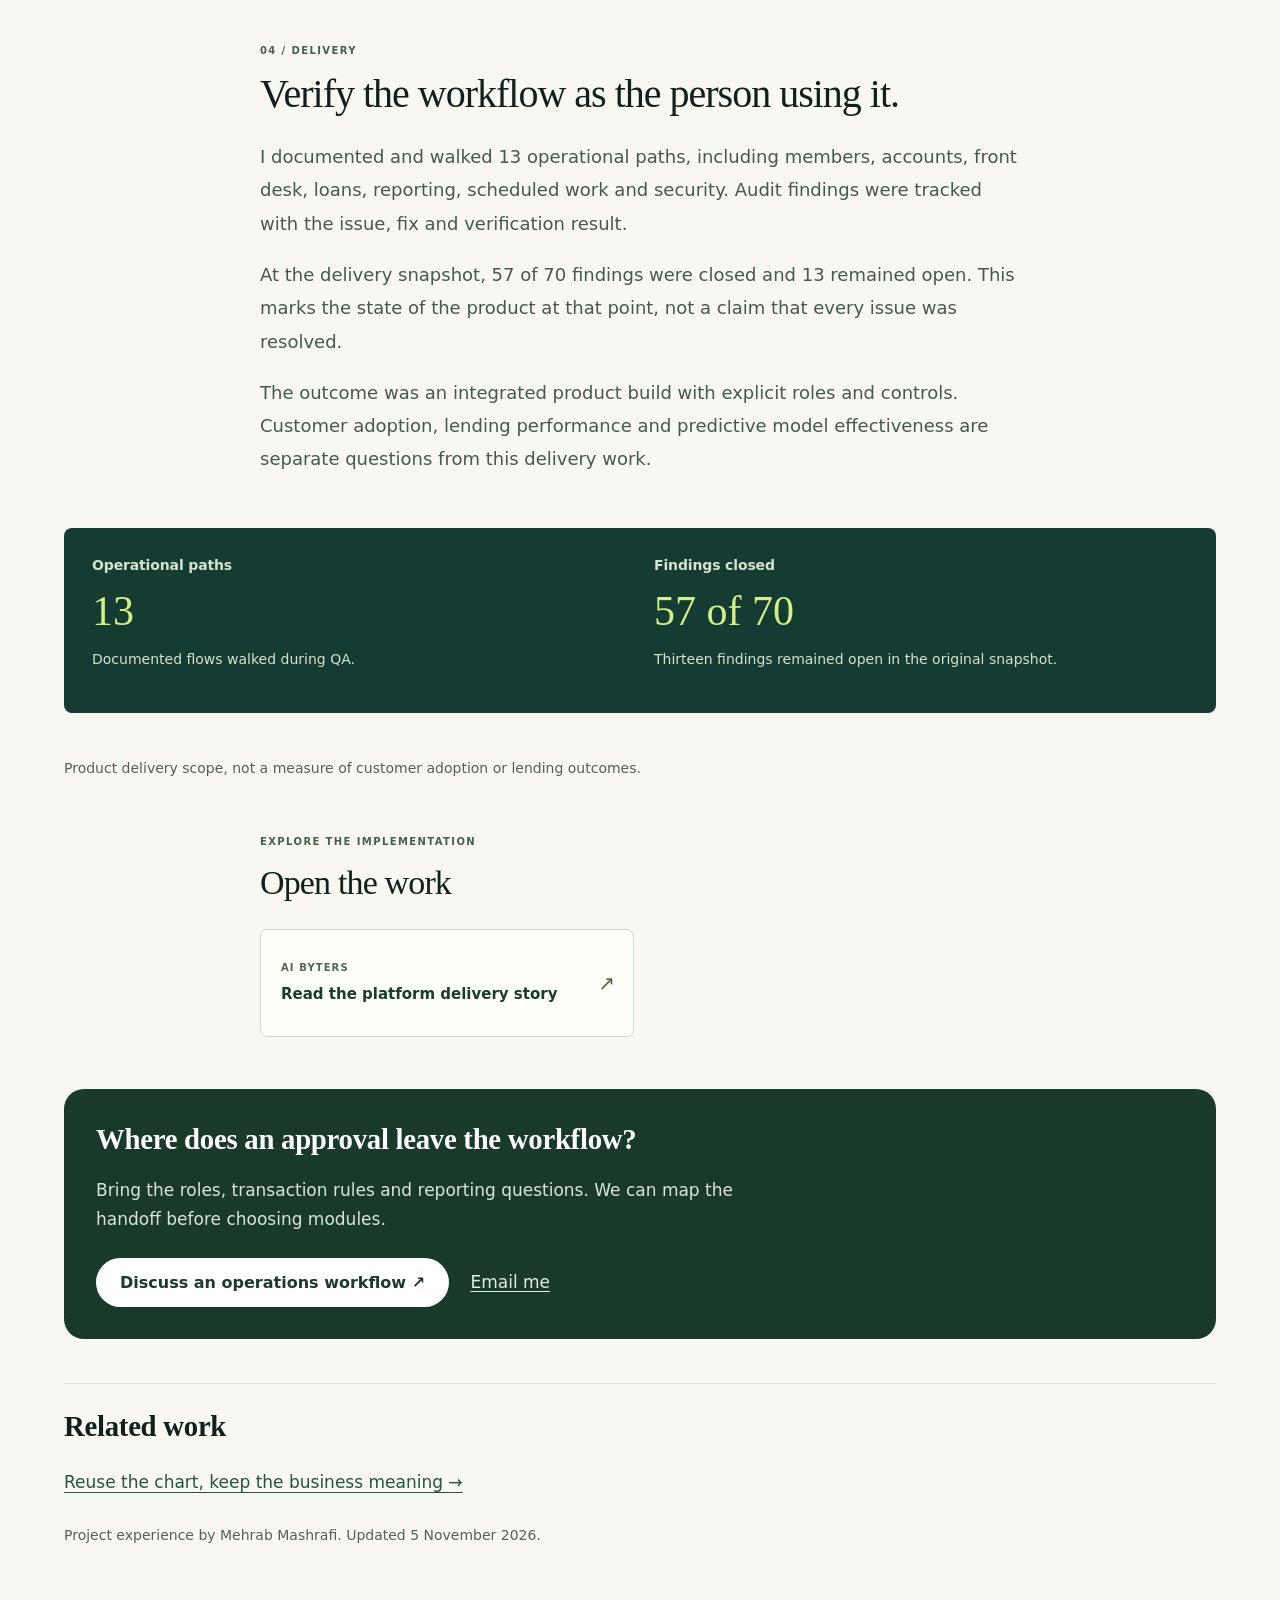
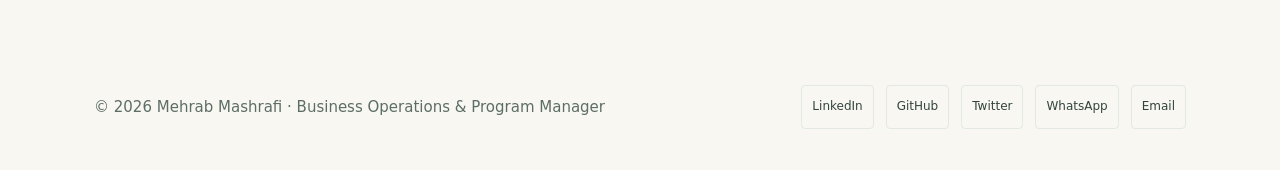
<file: projects/credit-union-platform.html>
<!DOCTYPE html>
<html lang="en"><head>
<meta charset="UTF-8"><meta name="viewport" content="width=device-width, initial-scale=1"><title>Give each credit union role a clear daily workflow | Mehrab Mashrafi</title><meta name="description" content="Tellers, loan officers, managers and the board need different views of the same operation. The platform brings their records, permissions and approval steps into one product."><link rel="canonical" href="https://2mdipro7.github.io/projects/credit-union-platform.html"><meta property="og:type" content="article"><meta property="og:title" content="Give each credit union role a clear daily workflow"><meta property="og:description" content="Tellers, loan officers, managers and the board need different views of the same operation. The platform brings their records, permissions and approval steps into one product."><meta property="og:url" content="https://2mdipro7.github.io/projects/credit-union-platform.html"><meta name="twitter:card" content="summary"><meta name="theme-color" content="#1c3a30"><link rel="icon" href="../resources/images/mylogo_dark.svg"><link rel="stylesheet" href="../style.css?v=20261024"><link rel="stylesheet" href="../case-studies.css?v=20261106-links"><script type="application/ld+json">{"@context":"https://schema.org","@type":"Article","headline":"Give each credit union role a clear daily workflow","description":"Tellers, loan officers, managers and the board need different views of the same operation. The platform brings their records, permissions and approval steps into one product.","url":"https://2mdipro7.github.io/projects/credit-union-platform.html","author":{"@type":"Person","name":"Mehrab Mashrafi","url":"https://2mdipro7.github.io/"},"about":"Financial operations"}</script></head>
<body class="case-collection-page"><a class="skip-link" href="#main">Skip to content</a><header class="site-header">
        <div class="wrap nav-inner">
            <a class="brand" href="../index.html" aria-label="Mehrab Mashrafi, home">
                <img src="../resources/images/mylogo_dark.svg" alt="" width="34" height="34">
                <span>Mehrab Mashrafi</span>
            </a>
            <button class="nav-toggle" aria-expanded="false" aria-controls="nav-links" aria-label="Open menu"><i class="fas fa-bars"></i></button>
            <ul class="nav-links" id="nav-links">
                <li><a href="../index.html#story">Story</a></li>
                <li><a href="../index.html#services">Services</a></li>
                <li><a href="../index.html#approach">Approach</a></li>
                <li><a href="../index.html#work">Work</a></li>
                <li><a href="../index.html#background">Background</a></li>
                <li><a class="nav-cv" href="../resources/Mehrab_Mashrafi_CV.pdf" download="Mehrab_Mashrafi_CV.pdf"><i class="fas fa-file-arrow-down"></i>CV</a></li>
                <li><a class="btn btn-primary" href="https://calendly.com/2mdipro7/30min" target="_blank" rel="noopener">Book a call</a></li>
            </ul>
        </div>
    </header>
<main id="main">
<article class="study-shell">
<a class="study-back" href="index.html">← All case studies</a>
<header class="study-heading"><p class="study-kicker">Financial operations · Founder led platform build</p><h1>Give each credit union role a clear daily workflow</h1><p class="study-lead">A teller, a loan officer and a board member work from the same operation, but need different tasks and permissions. I led the product plan, delivery and verification for a credit union platform built around those differences.</p></header>
<figure class="case-cover">
<img srcset="../resources/case-studies/covers/credit-union-platform-800.webp 800w, ../resources/case-studies/covers/credit-union-platform.webp 1600w" sizes="(max-width:720px) calc(100vw - 40px), 1152px" src="../resources/case-studies/covers/credit-union-platform.webp" alt="Credit union operations, connecting member records, role based work and approval controls." width="1200" height="800" fetchpriority="high">
</figure>
<dl class="study-facts case-role">
<div><dt>My role</dt><dd>Program owner, requirements and delivery lead</dd></div>
<div><dt>Work</dt><dd>Workflow design, reporting, AI assisted development and QA</dd></div>
<div><dt>Project context</dt><dd>Platform delivery snapshot, with open work remaining</dd></div>
</dl>
<nav class="project-shortcuts" aria-label="Project shortcuts"><a href="#project-resources">Project links <span aria-hidden="true">↗</span></a></nav>
<section class="story-chapter study-reading" id="situation">
<p class="story-label">01 / Situation</p>
<h2>One operation, several daily jobs.</h2>
<p>Credit union operations connect member onboarding, savings and shares, cash at the front desk, loans and accounting. A teller needs to complete a transaction; a manager needs to see approvals waiting; the board needs a read only view of the operation.</p>
<p>I structured the product around these jobs before assembling the ERPNext and Frappe modules. The aim was a coherent daily workflow across records, permissions and management reporting.</p>
</section>
<section class="story-chapter study-reading" id="role">
<p class="story-label">02 / My role</p>
<h2>Turn operational rules into a build plan.</h2>
<p>I owned the product structure, module breakdown and delivery sequence through AI Byters. I translated the operating requirements into user roles, branch access, approval rules and written flows.</p>
<p>I also defined the questions each management dashboard should answer and coordinated the product, data, model and infrastructure workstreams. I worked hands on with AI assisted development and ran role based QA; this was both delivery leadership and practical build work.</p>
</section>
<figure class="process-map study-workflow">
<h2>A withdrawal follows the member’s daily context</h2>
<ol>
<li><span>01</span><p><strong>Member &amp; account</strong><br>Check account state and branch access</p></li>
<li><span>02</span><p><strong>Daily amount</strong><br>Consider the cumulative withdrawal total</p></li>
<li><span>03</span><p><strong>Approval gate</strong><br>Apply the configured control</p></li>
<li><span>04</span><p><strong>Authorised action</strong><br>Approve and record the transaction</p></li>
</ol>
<figcaption>A workflow view of the delivered controls. Approval remains a human responsibility.</figcaption>
</figure>
<section class="story-chapter study-reading" id="decisions">
<p class="story-label">03 / Decisions</p>
<h2>Put the control at the point of action.</h2>
<p>The build connected member and account records to front desk transactions and the loan lifecycle, from application through approval, disbursement and repayment. Account holds and branch scoped access belonged in those paths, rather than being separate instructions for staff to remember.</p>
<p>A large withdrawal gate considered a member’s cumulative daily total. That choice matters because checking only the latest transaction can miss the total amount moved during a day. Authorised people retained approval and credit decisions.</p>
<p>For management reporting, I treated plausible placeholder figures as a product defect. The QA work checked that dashboards used daily snapshots and showed an empty value when a figure was unavailable.</p>
</section>

<section class="story-chapter study-reading" id="outcome">
<p class="story-label">04 / Delivery</p>
<h2>Verify the workflow as the person using it.</h2>
<p>I documented and walked 13 operational paths, including members, accounts, front desk, loans, reporting, scheduled work and security. Audit findings were tracked with the issue, fix and verification result.</p>
<p>At the delivery snapshot, 57 of 70 findings were closed and 13 remained open. This marks the state of the product at that point, not a claim that every issue was resolved.</p>
<p>The outcome was an integrated product build with explicit roles and controls. Customer adoption, lending performance and predictive model effectiveness are separate questions from this delivery work.</p>
</section>
<section class="evidence-panel study-proof" aria-label="Delivery snapshot">
<div><h2>Operational paths</h2><p class="study-value">13</p><p>Documented flows walked during QA.</p></div>
<div><h2>Findings closed</h2><p class="study-value">57 of 70</p><p>Thirteen findings remained open in the original snapshot.</p></div>
</section>
<p class="study-note">Product delivery scope, not a measure of customer adoption or lending outcomes.</p>
<section class="project-resources study-reading" id="project-resources" aria-labelledby="resources-heading"><p class="story-label">Explore the implementation</p><h2 id="resources-heading">Open the work</h2><ul class="resource-buttons"><li><a href="https://www.aibyters.com/case-studies/credit-union-platform" target="_blank" rel="noopener"><span class="resource-platform">AI Byters</span><strong>Read the platform delivery story</strong><span class="resource-arrow" aria-hidden="true">↗</span></a></li></ul></section>
<section class="study-contact">
<h2>Where does an approval leave the workflow?</h2>
<p>Bring the roles, transaction rules and reporting questions. We can map the handoff before choosing modules.</p>
<a class="btn btn-light" href="https://calendly.com/2mdipro7/30min" target="_blank" rel="noopener">Discuss an operations workflow ↗</a>
<a class="study-email" href="mailto:mm4mashrafi@gmail.com?subject=Project%20enquiry">Email me</a>
</section>
<nav aria-label="Related case studies" class="study-related"><h2>Related work</h2><a href="visual-intelligence-library.html">Reuse the chart, keep the business meaning →</a></nav>
<p class="study-note">Project experience by Mehrab Mashrafi. Updated <time datetime="2026-11-05">5 November 2026</time>.</p>
</article>
</main>
<footer class="site-footer">
        <div class="wrap footer-inner">
            <div>
                <div>&copy; 2026 Mehrab Mashrafi · Business Operations &amp; Program Manager</div>
                <div id="clock" aria-live="off"></div>
            </div>
            <ul class="socials">
                <li><a href="https://www.linkedin.com/in/2mdipro7" target="_blank" rel="noopener" aria-label="LinkedIn">LinkedIn</a></li>
                <li><a href="https://github.com/2mdipro7" target="_blank" rel="noopener" aria-label="GitHub">GitHub</a></li>
                <li><a href="https://twitter.com/dipro7mufc" target="_blank" rel="noopener" aria-label="Twitter">Twitter</a></li>
                <li><a href="https://wa.me/+8801646302935" target="_blank" rel="noopener" aria-label="WhatsApp">WhatsApp</a></li>
                <li><a href="mailto:mm4mashrafi@gmail.com" aria-label="Email">Email</a></li>
            </ul>
        </div>
    </footer><script src="../js/site.js?v=20261004b"></script></body></html>
</file>
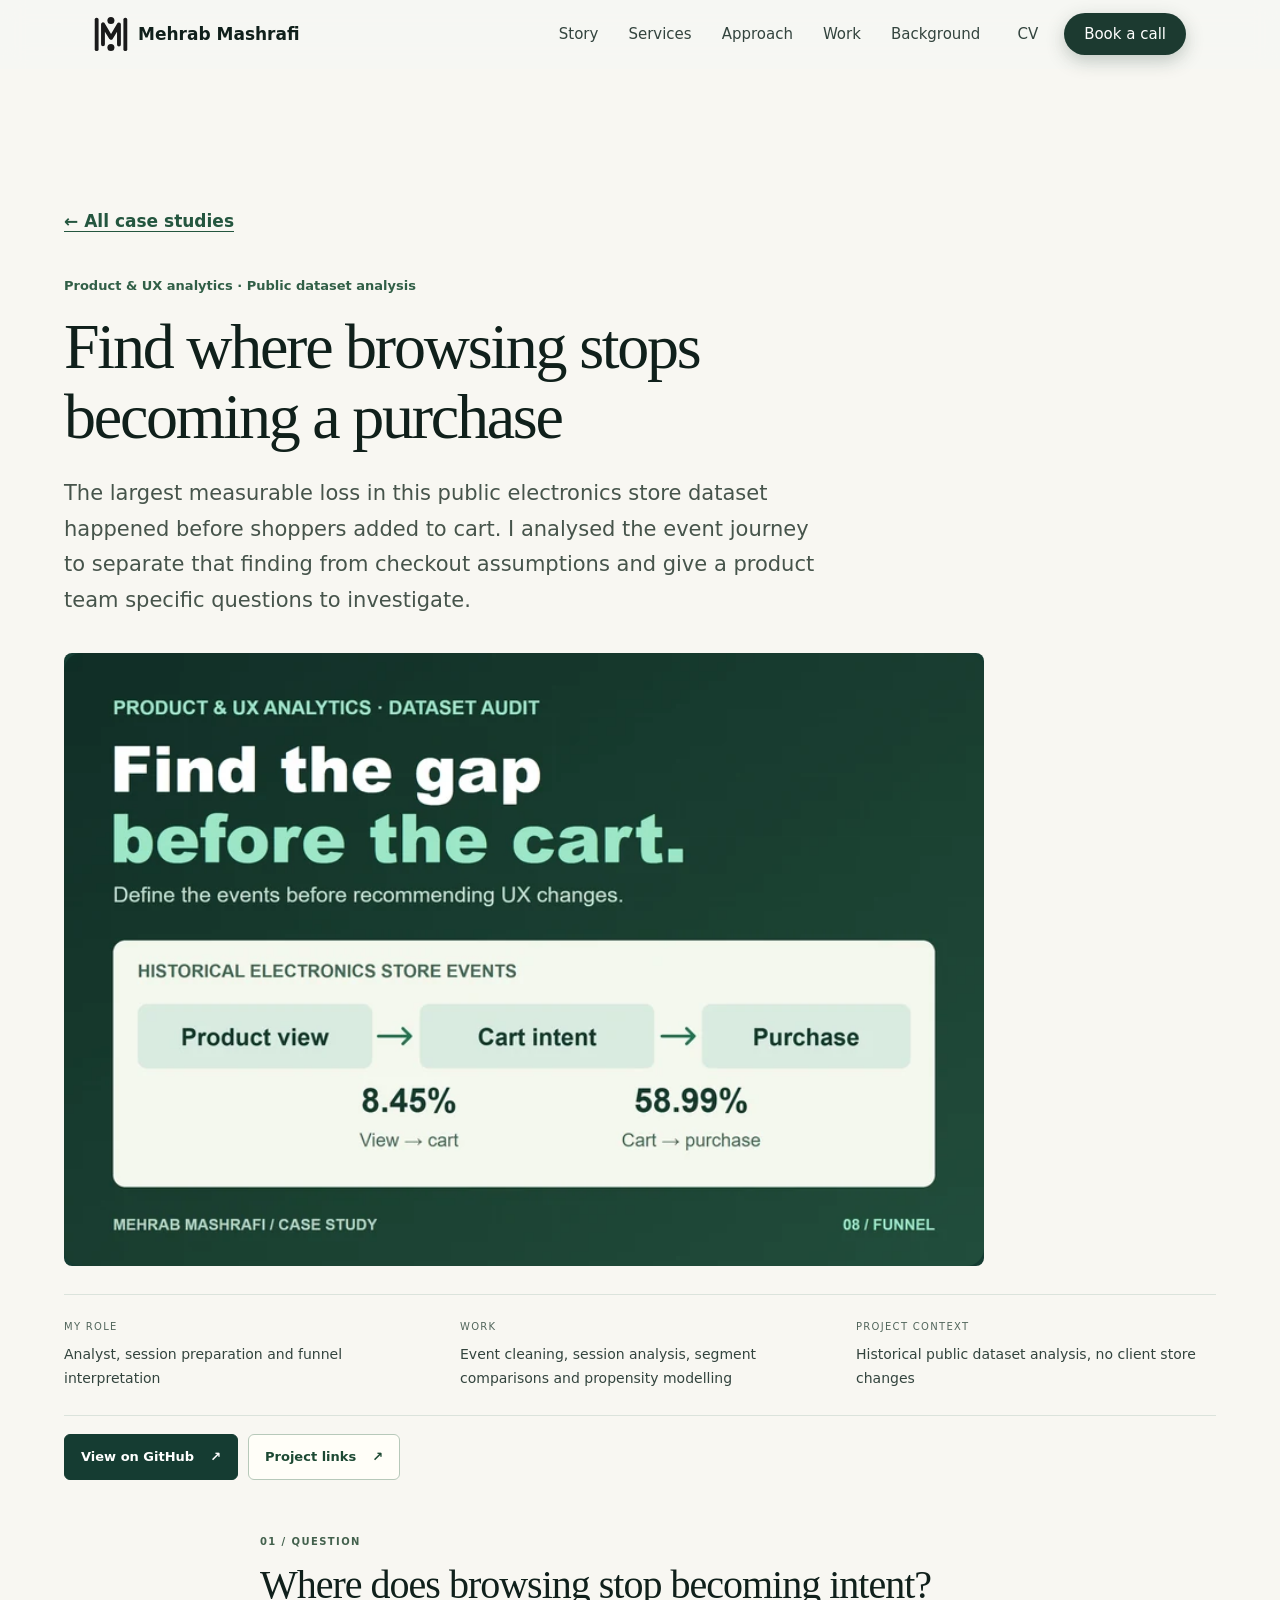
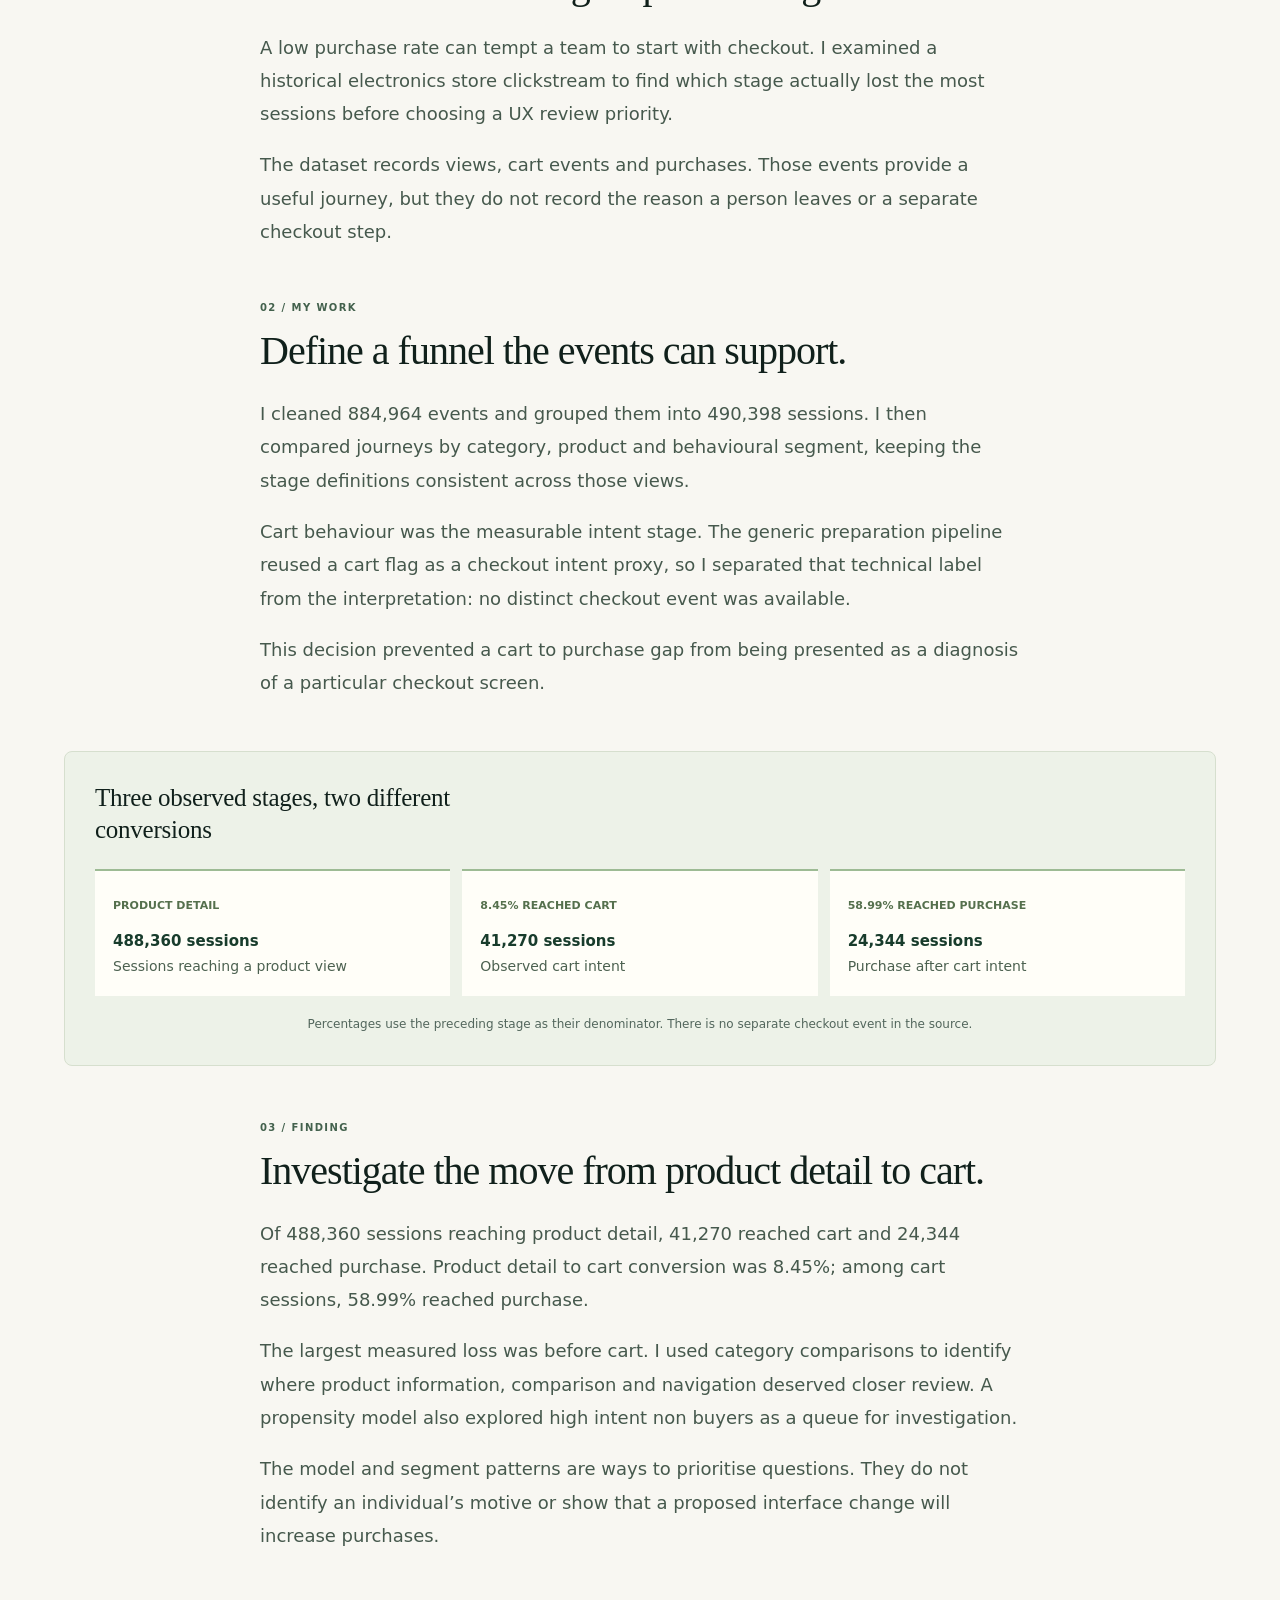
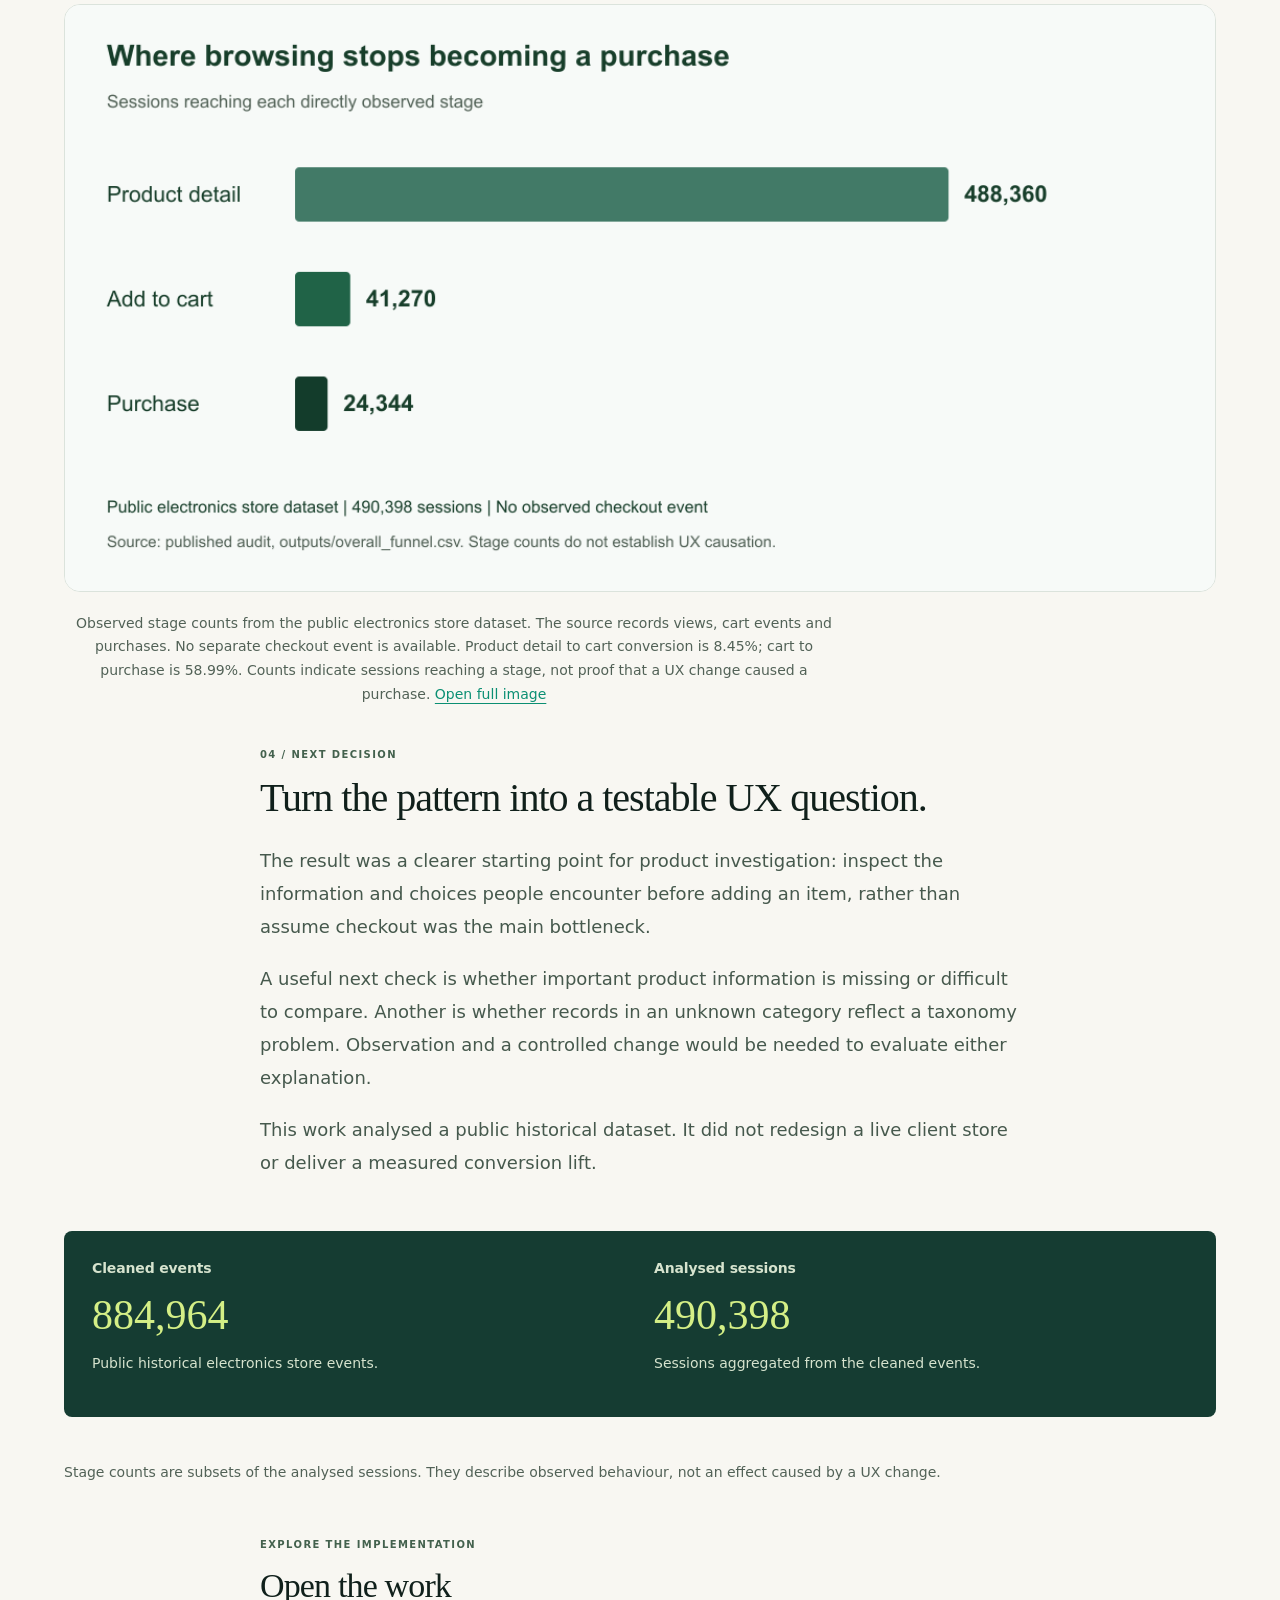
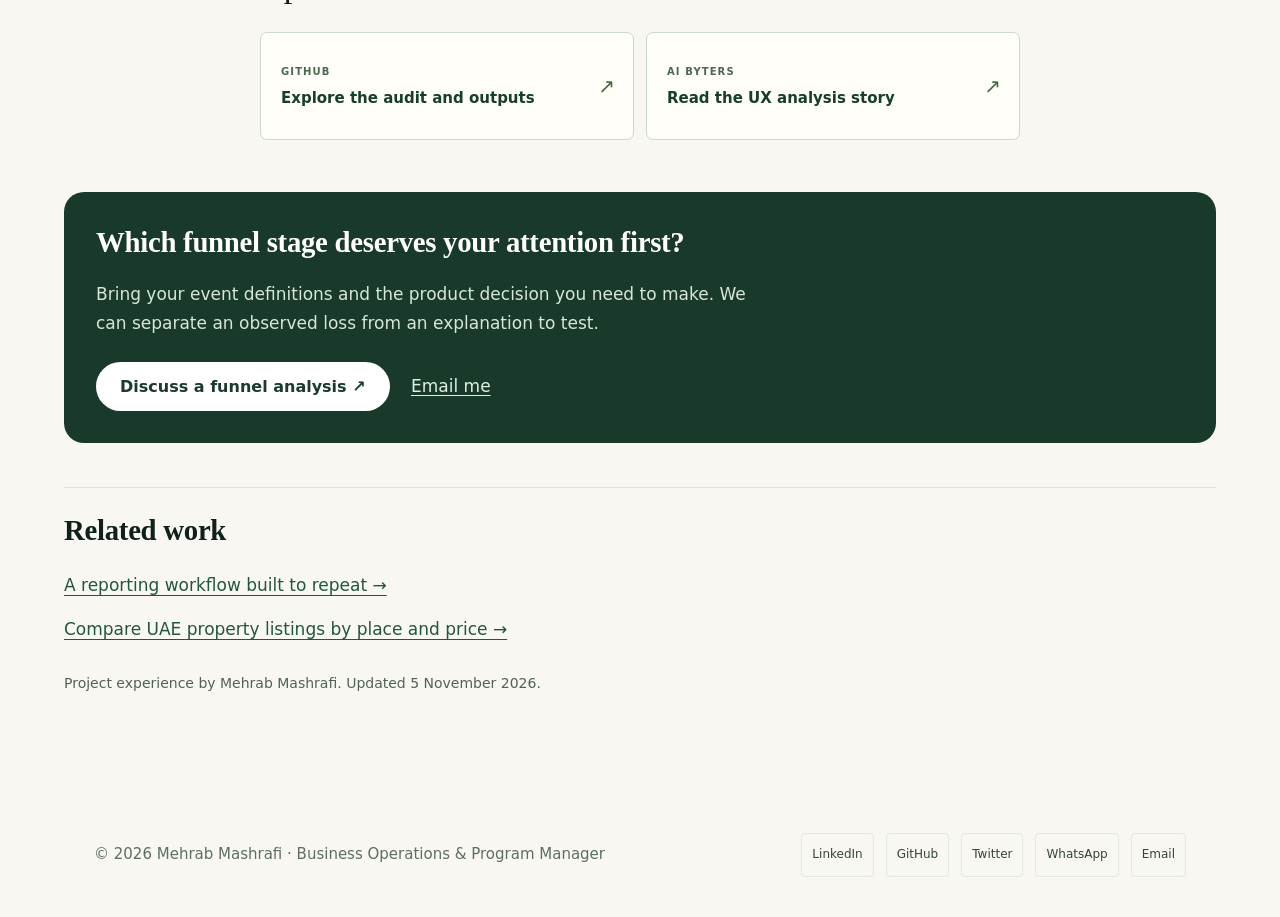
<file: projects/ecommerce-ux-funnel-audit.html>
<!DOCTYPE html>
<html lang="en"><head>
<meta charset="UTF-8"><meta name="viewport" content="width=device-width, initial-scale=1"><title>Find where browsing stops becoming a purchase | Mehrab Mashrafi</title><meta name="description" content="In a public electronics store dataset, most measurable loss occurred before cart intent. The audit separates that finding from checkout behaviour and proposes specific UX checks."><link rel="canonical" href="https://2mdipro7.github.io/projects/ecommerce-ux-funnel-audit.html"><meta property="og:type" content="article"><meta property="og:title" content="Find where browsing stops becoming a purchase"><meta property="og:description" content="In a public electronics store dataset, most measurable loss occurred before cart intent. The audit separates that finding from checkout behaviour and proposes specific UX checks."><meta property="og:url" content="https://2mdipro7.github.io/projects/ecommerce-ux-funnel-audit.html"><meta name="twitter:card" content="summary"><meta name="theme-color" content="#1c3a30"><link rel="icon" href="../resources/images/mylogo_dark.svg"><link rel="stylesheet" href="../style.css?v=20261024"><link rel="stylesheet" href="../case-studies.css?v=20261106-links"><script type="application/ld+json">{"@context":"https://schema.org","@type":"Article","headline":"Find where browsing stops becoming a purchase","description":"In a public electronics store dataset, most measurable loss occurred before cart intent. The audit separates that finding from checkout behaviour and proposes specific UX checks.","url":"https://2mdipro7.github.io/projects/ecommerce-ux-funnel-audit.html","author":{"@type":"Person","name":"Mehrab Mashrafi","url":"https://2mdipro7.github.io/"},"about":"Product & UX analytics"}</script></head>
<body class="case-collection-page"><a class="skip-link" href="#main">Skip to content</a><header class="site-header">
        <div class="wrap nav-inner">
            <a class="brand" href="../index.html" aria-label="Mehrab Mashrafi, home">
                <img src="../resources/images/mylogo_dark.svg" alt="" width="34" height="34">
                <span>Mehrab Mashrafi</span>
            </a>
            <button class="nav-toggle" aria-expanded="false" aria-controls="nav-links" aria-label="Open menu"><i class="fas fa-bars"></i></button>
            <ul class="nav-links" id="nav-links">
                <li><a href="../index.html#story">Story</a></li>
                <li><a href="../index.html#services">Services</a></li>
                <li><a href="../index.html#approach">Approach</a></li>
                <li><a href="../index.html#work">Work</a></li>
                <li><a href="../index.html#background">Background</a></li>
                <li><a class="nav-cv" href="../resources/Mehrab_Mashrafi_CV.pdf" download="Mehrab_Mashrafi_CV.pdf"><i class="fas fa-file-arrow-down"></i>CV</a></li>
                <li><a class="btn btn-primary" href="https://calendly.com/2mdipro7/30min" target="_blank" rel="noopener">Book a call</a></li>
            </ul>
        </div>
    </header>
<main id="main">
<article class="study-shell">
<a class="study-back" href="index.html">← All case studies</a>
<header class="study-heading"><p class="study-kicker">Product &amp; UX analytics · Public dataset analysis</p><h1>Find where browsing stops becoming a purchase</h1><p class="study-lead">The largest measurable loss in this public electronics store dataset happened before shoppers added to cart. I analysed the event journey to separate that finding from checkout assumptions and give a product team specific questions to investigate.</p></header>
<figure class="case-cover">
<img srcset="../resources/case-studies/covers/ecommerce-ux-funnel-audit-800.webp 800w, ../resources/case-studies/covers/ecommerce-ux-funnel-audit.webp 1600w" sizes="(max-width:720px) calc(100vw - 40px), 1152px" src="../resources/case-studies/covers/ecommerce-ux-funnel-audit.webp" alt="Ecommerce analysis, connecting product detail views, cart intent and purchases." width="1200" height="800" fetchpriority="high">
</figure>
<dl class="study-facts case-role">
<div><dt>My role</dt><dd>Analyst, session preparation and funnel interpretation</dd></div>
<div><dt>Work</dt><dd>Event cleaning, session analysis, segment comparisons and propensity modelling</dd></div>
<div><dt>Project context</dt><dd>Historical public dataset analysis, no client store changes</dd></div>
</dl>
<nav class="project-shortcuts" aria-label="Project shortcuts"><a href="https://github.com/2mdipro7/ecommerce-ux-funnel-audit" target="_blank" rel="noopener">View on GitHub <span aria-hidden="true">↗</span></a><a href="#project-resources">Project links <span aria-hidden="true">↗</span></a></nav>
<section class="story-chapter study-reading" id="situation">
<p class="story-label">01 / Question</p>
<h2>Where does browsing stop becoming intent?</h2>
<p>A low purchase rate can tempt a team to start with checkout. I examined a historical electronics store clickstream to find which stage actually lost the most sessions before choosing a UX review priority.</p>
<p>The dataset records views, cart events and purchases. Those events provide a useful journey, but they do not record the reason a person leaves or a separate checkout step.</p>
</section>
<section class="story-chapter study-reading" id="role">
<p class="story-label">02 / My work</p>
<h2>Define a funnel the events can support.</h2>
<p>I cleaned 884,964 events and grouped them into 490,398 sessions. I then compared journeys by category, product and behavioural segment, keeping the stage definitions consistent across those views.</p>
<p>Cart behaviour was the measurable intent stage. The generic preparation pipeline reused a cart flag as a checkout intent proxy, so I separated that technical label from the interpretation: no distinct checkout event was available.</p>
<p>This decision prevented a cart to purchase gap from being presented as a diagnosis of a particular checkout screen.</p>
</section>
<figure class="process-map study-workflow">
<h2>Three observed stages, two different conversions</h2>
<ol><li><span>PRODUCT DETAIL</span><p><strong>488,360 sessions</strong><br>Sessions reaching a product view</p></li><li><span>8.45% REACHED CART</span><p><strong>41,270 sessions</strong><br>Observed cart intent</p></li><li><span>58.99% REACHED PURCHASE</span><p><strong>24,344 sessions</strong><br>Purchase after cart intent</p></li></ol>
<figcaption>Percentages use the preceding stage as their denominator. There is no separate checkout event in the source.</figcaption>
</figure>
<section class="story-chapter study-reading" id="decisions">
<p class="story-label">03 / Finding</p>
<h2>Investigate the move from product detail to cart.</h2>
<p>Of 488,360 sessions reaching product detail, 41,270 reached cart and 24,344 reached purchase. Product detail to cart conversion was 8.45%; among cart sessions, 58.99% reached purchase.</p>
<p>The largest measured loss was before cart. I used category comparisons to identify where product information, comparison and navigation deserved closer review. A propensity model also explored high intent non buyers as a queue for investigation.</p>
<p>The model and segment patterns are ways to prioritise questions. They do not identify an individual’s motive or show that a proposed interface change will increase purchases.</p>
</section>
<figure class="study-figure"><a href="../resources/case-studies/ecommerce-funnel.png" target="_blank" rel="noopener"><img src="../resources/case-studies/ecommerce-funnel.png" alt="Observed session counts: 488,360 reached product detail, 41,270 added to cart and 24,344 purchased." width="1200" height="675"></a><figcaption>Observed stage counts from the public electronics store dataset. The source records views, cart events and purchases. No separate checkout event is available. Product detail to cart conversion is 8.45%; cart to purchase is 58.99%. Counts indicate sessions reaching a stage, not proof that a UX change caused a purchase. <a href="../resources/case-studies/ecommerce-funnel.png" target="_blank" rel="noopener">Open full image</a></figcaption></figure>
<section class="story-chapter study-reading" id="outcome">
<p class="story-label">04 / Next decision</p>
<h2>Turn the pattern into a testable UX question.</h2>
<p>The result was a clearer starting point for product investigation: inspect the information and choices people encounter before adding an item, rather than assume checkout was the main bottleneck.</p>
<p>A useful next check is whether important product information is missing or difficult to compare. Another is whether records in an unknown category reflect a taxonomy problem. Observation and a controlled change would be needed to evaluate either explanation.</p>
<p>This work analysed a public historical dataset. It did not redesign a live client store or deliver a measured conversion lift.</p>
</section>
<section class="evidence-panel study-proof" aria-label="Analysed sample">
<div><h2>Cleaned events</h2><p class="study-value">884,964</p><p>Public historical electronics store events.</p></div>
<div><h2>Analysed sessions</h2><p class="study-value">490,398</p><p>Sessions aggregated from the cleaned events.</p></div>
</section>
<p class="study-note">Stage counts are subsets of the analysed sessions. They describe observed behaviour, not an effect caused by a UX change.</p>
<section class="project-resources study-reading" id="project-resources" aria-labelledby="resources-heading"><p class="story-label">Explore the implementation</p><h2 id="resources-heading">Open the work</h2><ul class="resource-buttons"><li><a href="https://github.com/2mdipro7/ecommerce-ux-funnel-audit" target="_blank" rel="noopener"><span class="resource-platform">GitHub</span><strong>Explore the audit and outputs</strong><span class="resource-arrow" aria-hidden="true">↗</span></a></li><li><a href="https://www.aibyters.com/case-studies/ecommerce-ux-funnel-audit" target="_blank" rel="noopener"><span class="resource-platform">AI Byters</span><strong>Read the UX analysis story</strong><span class="resource-arrow" aria-hidden="true">↗</span></a></li></ul></section>
<section class="study-contact">
<h2>Which funnel stage deserves your attention first?</h2>
<p>Bring your event definitions and the product decision you need to make. We can separate an observed loss from an explanation to test.</p>
<a class="btn btn-light" href="https://calendly.com/2mdipro7/30min" target="_blank" rel="noopener">Discuss a funnel analysis ↗</a>
<a class="study-email" href="mailto:mm4mashrafi@gmail.com?subject=Project%20enquiry">Email me</a>
</section>
<nav aria-label="Related case studies" class="study-related"><h2>Related work</h2><a href="power-bi-reporting-automation.html">A reporting workflow built to repeat →</a><a href="real-estate-uae.html">Compare UAE property listings by place and price →</a></nav>
<p class="study-note">Project experience by Mehrab Mashrafi. Updated <time datetime="2026-11-05">5 November 2026</time>.</p>
</article>
</main>
<footer class="site-footer">
        <div class="wrap footer-inner">
            <div>
                <div>&copy; 2026 Mehrab Mashrafi · Business Operations &amp; Program Manager</div>
                <div id="clock" aria-live="off"></div>
            </div>
            <ul class="socials">
                <li><a href="https://www.linkedin.com/in/2mdipro7" target="_blank" rel="noopener" aria-label="LinkedIn">LinkedIn</a></li>
                <li><a href="https://github.com/2mdipro7" target="_blank" rel="noopener" aria-label="GitHub">GitHub</a></li>
                <li><a href="https://twitter.com/dipro7mufc" target="_blank" rel="noopener" aria-label="Twitter">Twitter</a></li>
                <li><a href="https://wa.me/+8801646302935" target="_blank" rel="noopener" aria-label="WhatsApp">WhatsApp</a></li>
                <li><a href="mailto:mm4mashrafi@gmail.com" aria-label="Email">Email</a></li>
            </ul>
        </div>
    </footer><script src="../js/site.js?v=20261004b"></script></body></html>
</file>
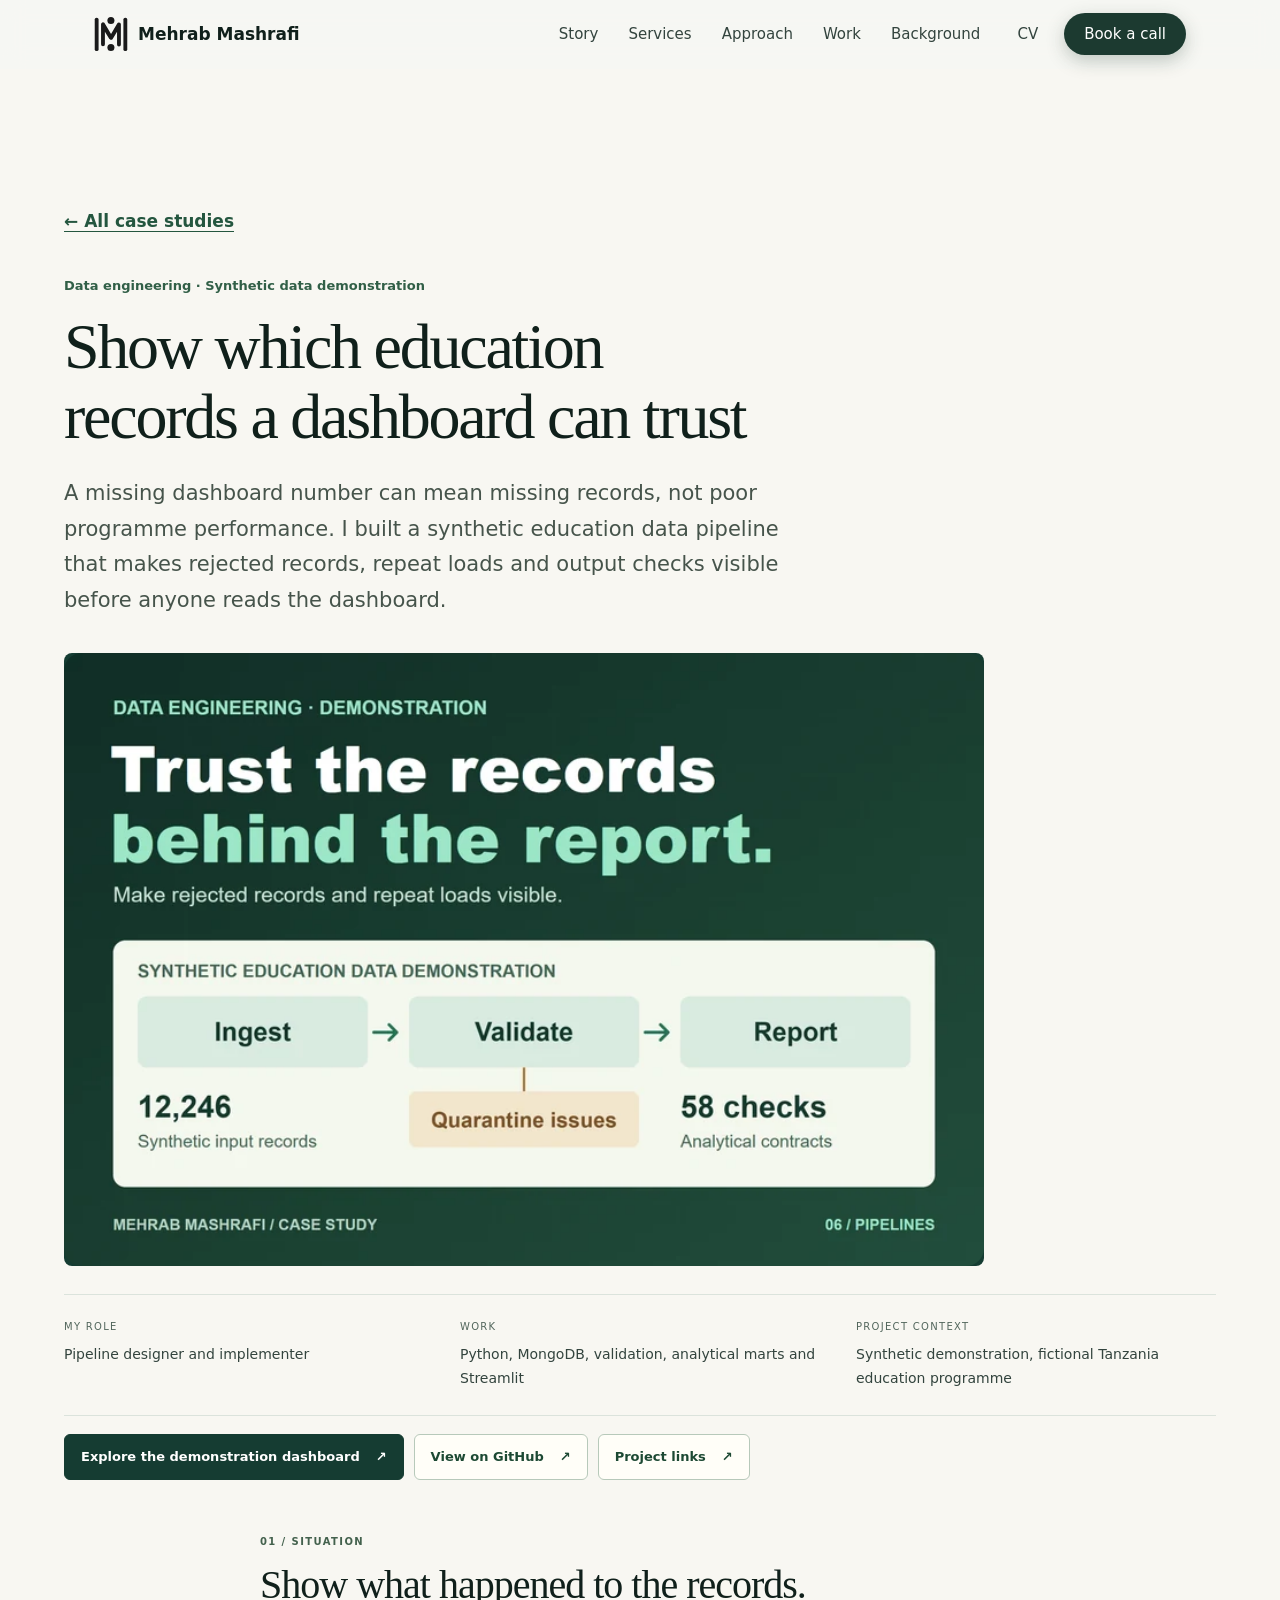
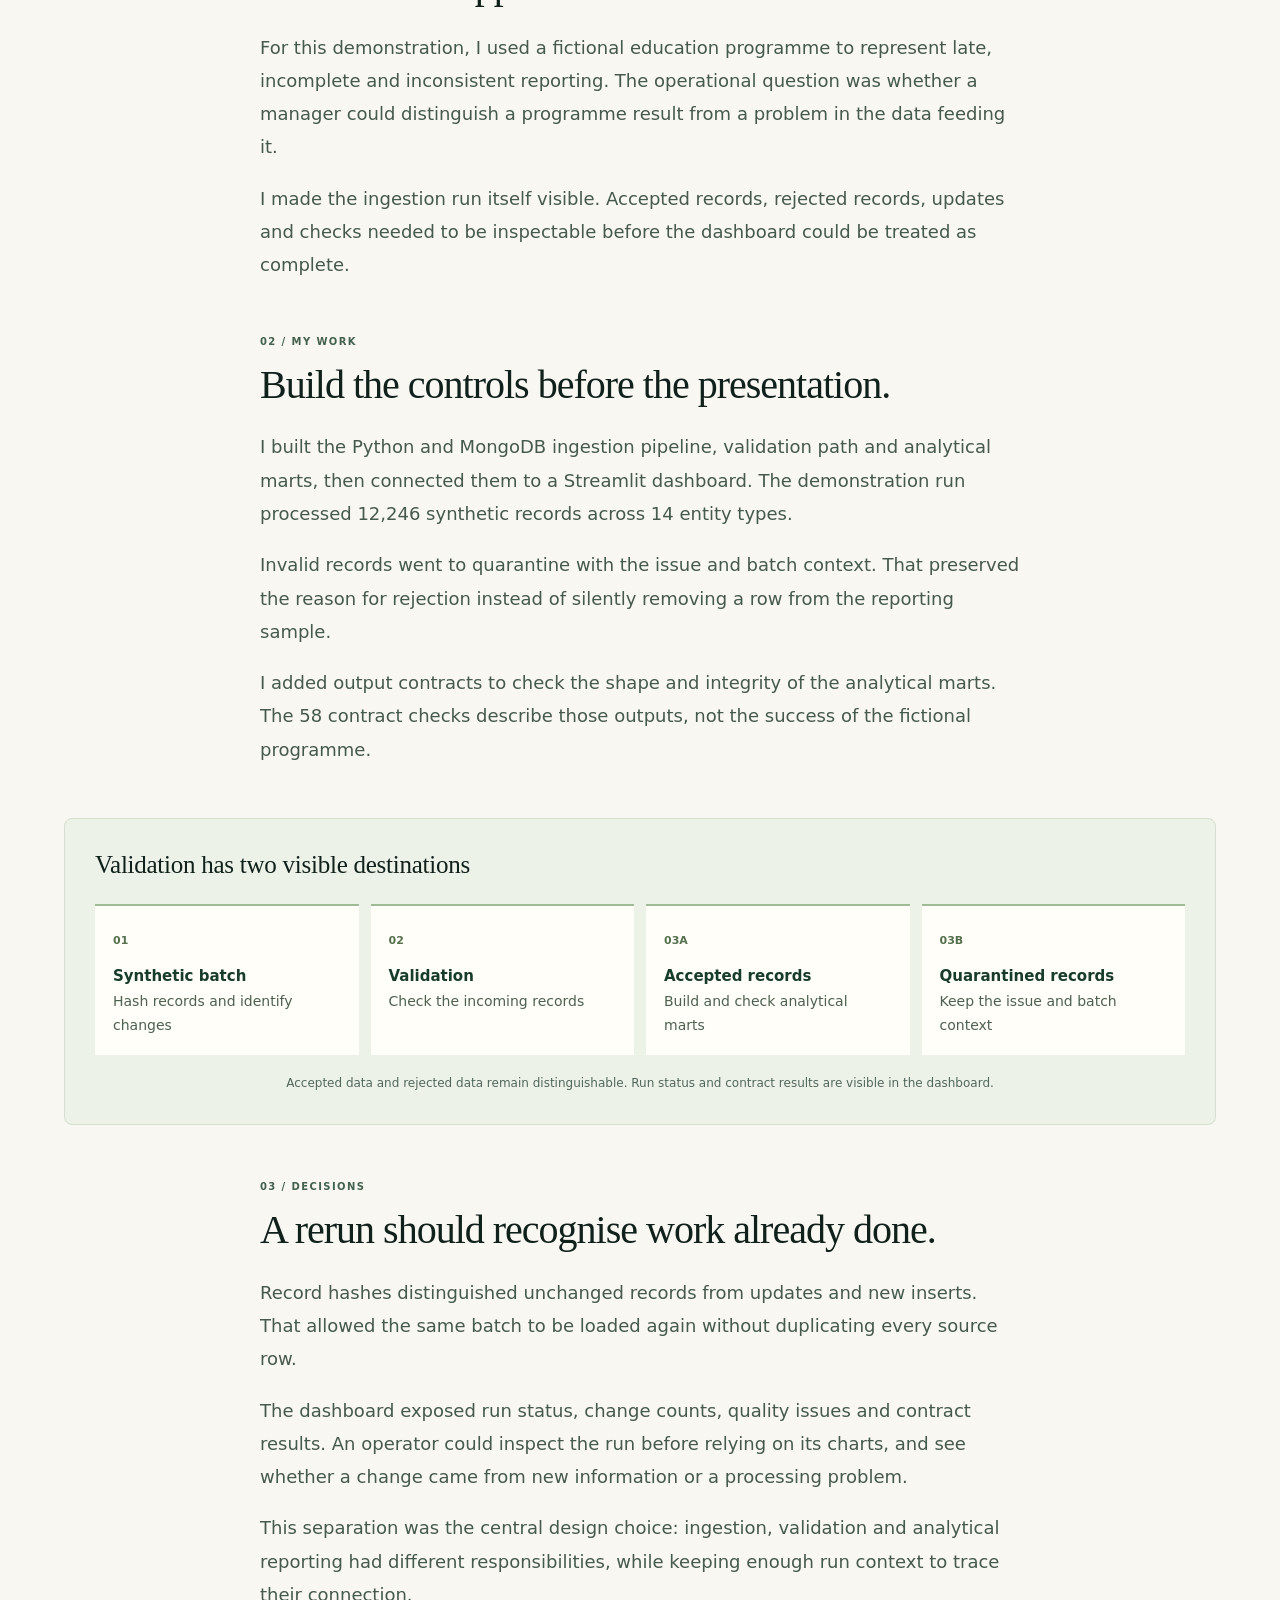
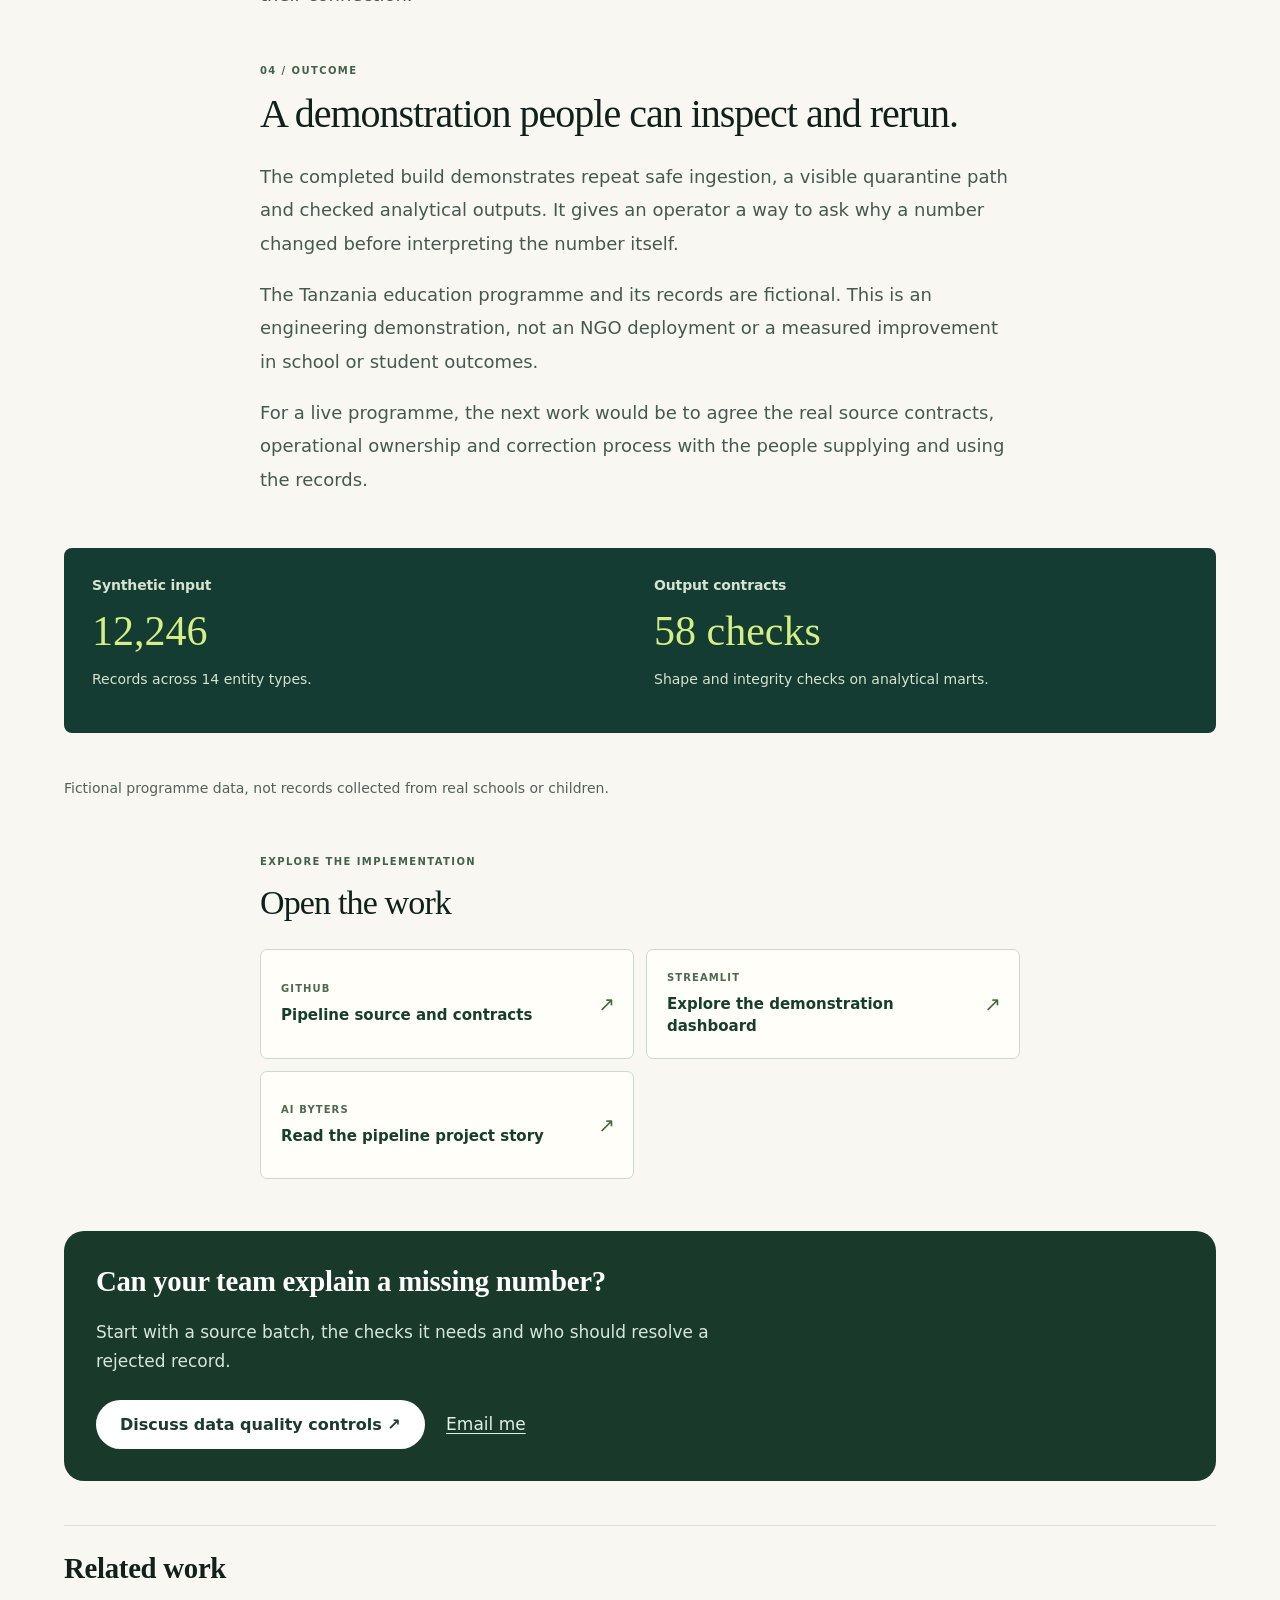
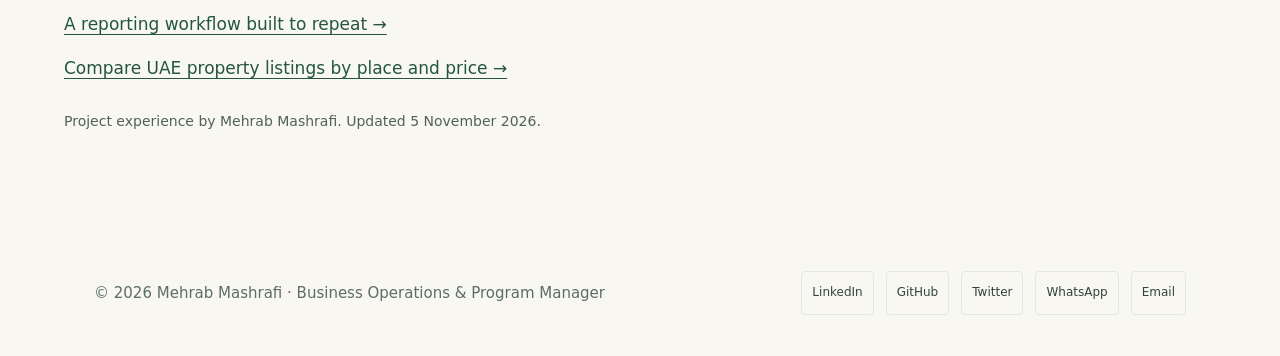
<file: projects/education-data-pipeline.html>
<!DOCTYPE html>
<html lang="en"><head>
<meta charset="UTF-8"><meta name="viewport" content="width=device-width, initial-scale=1"><title>Show which education records a dashboard can trust | Mehrab Mashrafi</title><meta name="description" content="Using a fictional education programme, this demonstration makes rejected records, repeat loads and quality checks visible before data reaches a dashboard."><link rel="canonical" href="https://2mdipro7.github.io/projects/education-data-pipeline.html"><meta property="og:type" content="article"><meta property="og:title" content="Show which education records a dashboard can trust"><meta property="og:description" content="Using a fictional education programme, this demonstration makes rejected records, repeat loads and quality checks visible before data reaches a dashboard."><meta property="og:url" content="https://2mdipro7.github.io/projects/education-data-pipeline.html"><meta name="twitter:card" content="summary"><meta name="theme-color" content="#1c3a30"><link rel="icon" href="../resources/images/mylogo_dark.svg"><link rel="stylesheet" href="../style.css?v=20261024"><link rel="stylesheet" href="../case-studies.css?v=20261106-links"><script type="application/ld+json">{"@context":"https://schema.org","@type":"Article","headline":"Show which education records a dashboard can trust","description":"Using a fictional education programme, this demonstration makes rejected records, repeat loads and quality checks visible before data reaches a dashboard.","url":"https://2mdipro7.github.io/projects/education-data-pipeline.html","author":{"@type":"Person","name":"Mehrab Mashrafi","url":"https://2mdipro7.github.io/"},"about":"Data engineering"}</script></head>
<body class="case-collection-page"><a class="skip-link" href="#main">Skip to content</a><header class="site-header">
        <div class="wrap nav-inner">
            <a class="brand" href="../index.html" aria-label="Mehrab Mashrafi, home">
                <img src="../resources/images/mylogo_dark.svg" alt="" width="34" height="34">
                <span>Mehrab Mashrafi</span>
            </a>
            <button class="nav-toggle" aria-expanded="false" aria-controls="nav-links" aria-label="Open menu"><i class="fas fa-bars"></i></button>
            <ul class="nav-links" id="nav-links">
                <li><a href="../index.html#story">Story</a></li>
                <li><a href="../index.html#services">Services</a></li>
                <li><a href="../index.html#approach">Approach</a></li>
                <li><a href="../index.html#work">Work</a></li>
                <li><a href="../index.html#background">Background</a></li>
                <li><a class="nav-cv" href="../resources/Mehrab_Mashrafi_CV.pdf" download="Mehrab_Mashrafi_CV.pdf"><i class="fas fa-file-arrow-down"></i>CV</a></li>
                <li><a class="btn btn-primary" href="https://calendly.com/2mdipro7/30min" target="_blank" rel="noopener">Book a call</a></li>
            </ul>
        </div>
    </header>
<main id="main">
<article class="study-shell">
<a class="study-back" href="index.html">← All case studies</a>
<header class="study-heading"><p class="study-kicker">Data engineering · Synthetic data demonstration</p><h1>Show which education records a dashboard can trust</h1><p class="study-lead">A missing dashboard number can mean missing records, not poor programme performance. I built a synthetic education data pipeline that makes rejected records, repeat loads and output checks visible before anyone reads the dashboard.</p></header>
<figure class="case-cover">
<img srcset="../resources/case-studies/covers/education-data-pipeline-800.webp 800w, ../resources/case-studies/covers/education-data-pipeline.webp 1600w" sizes="(max-width:720px) calc(100vw - 40px), 1152px" src="../resources/case-studies/covers/education-data-pipeline.webp" alt="Synthetic education pipeline, separating accepted records from quarantine before analytical reporting." width="1200" height="800" fetchpriority="high">
</figure>
<dl class="study-facts case-role">
<div><dt>My role</dt><dd>Pipeline designer and implementer</dd></div>
<div><dt>Work</dt><dd>Python, MongoDB, validation, analytical marts and Streamlit</dd></div>
<div><dt>Project context</dt><dd>Synthetic demonstration, fictional Tanzania education programme</dd></div>
</dl>
<nav class="project-shortcuts" aria-label="Project shortcuts"><a href="https://tanzania-education-pipeline-vmpnvhngvqdisvuz3kcc9d.streamlit.app/" target="_blank" rel="noopener">Explore the demonstration dashboard <span aria-hidden="true">↗</span></a><a href="https://github.com/2mdipro7/tanzania-education-pipeline" target="_blank" rel="noopener">View on GitHub <span aria-hidden="true">↗</span></a><a href="#project-resources">Project links <span aria-hidden="true">↗</span></a></nav>
<section class="story-chapter study-reading" id="situation">
<p class="story-label">01 / Situation</p>
<h2>Show what happened to the records.</h2>
<p>For this demonstration, I used a fictional education programme to represent late, incomplete and inconsistent reporting. The operational question was whether a manager could distinguish a programme result from a problem in the data feeding it.</p>
<p>I made the ingestion run itself visible. Accepted records, rejected records, updates and checks needed to be inspectable before the dashboard could be treated as complete.</p>
</section>
<section class="story-chapter study-reading" id="role">
<p class="story-label">02 / My work</p>
<h2>Build the controls before the presentation.</h2>
<p>I built the Python and MongoDB ingestion pipeline, validation path and analytical marts, then connected them to a Streamlit dashboard. The demonstration run processed 12,246 synthetic records across 14 entity types.</p>
<p>Invalid records went to quarantine with the issue and batch context. That preserved the reason for rejection instead of silently removing a row from the reporting sample.</p>
<p>I added output contracts to check the shape and integrity of the analytical marts. The 58 contract checks describe those outputs, not the success of the fictional programme.</p>
</section>
<figure class="process-map study-workflow">
<h2>Validation has two visible destinations</h2>
<ol><li><span>01</span><p><strong>Synthetic batch</strong><br>Hash records and identify changes</p></li><li><span>02</span><p><strong>Validation</strong><br>Check the incoming records</p></li><li><span>03A</span><p><strong>Accepted records</strong><br>Build and check analytical marts</p></li><li><span>03B</span><p><strong>Quarantined records</strong><br>Keep the issue and batch context</p></li></ol>
<figcaption>Accepted data and rejected data remain distinguishable. Run status and contract results are visible in the dashboard.</figcaption>
</figure>
<section class="story-chapter study-reading" id="decisions">
<p class="story-label">03 / Decisions</p>
<h2>A rerun should recognise work already done.</h2>
<p>Record hashes distinguished unchanged records from updates and new inserts. That allowed the same batch to be loaded again without duplicating every source row.</p>
<p>The dashboard exposed run status, change counts, quality issues and contract results. An operator could inspect the run before relying on its charts, and see whether a change came from new information or a processing problem.</p>
<p>This separation was the central design choice: ingestion, validation and analytical reporting had different responsibilities, while keeping enough run context to trace their connection.</p>
</section>

<section class="story-chapter study-reading" id="outcome">
<p class="story-label">04 / Outcome</p>
<h2>A demonstration people can inspect and rerun.</h2>
<p>The completed build demonstrates repeat safe ingestion, a visible quarantine path and checked analytical outputs. It gives an operator a way to ask why a number changed before interpreting the number itself.</p>
<p>The Tanzania education programme and its records are fictional. This is an engineering demonstration, not an NGO deployment or a measured improvement in school or student outcomes.</p>
<p>For a live programme, the next work would be to agree the real source contracts, operational ownership and correction process with the people supplying and using the records.</p>
</section>
<section class="evidence-panel study-proof" aria-label="Demonstration scope">
<div><h2>Synthetic input</h2><p class="study-value">12,246</p><p>Records across 14 entity types.</p></div>
<div><h2>Output contracts</h2><p class="study-value">58 checks</p><p>Shape and integrity checks on analytical marts.</p></div>
</section>
<p class="study-note">Fictional programme data, not records collected from real schools or children.</p>
<section class="project-resources study-reading" id="project-resources" aria-labelledby="resources-heading"><p class="story-label">Explore the implementation</p><h2 id="resources-heading">Open the work</h2><ul class="resource-buttons"><li><a href="https://github.com/2mdipro7/tanzania-education-pipeline" target="_blank" rel="noopener"><span class="resource-platform">GitHub</span><strong>Pipeline source and contracts</strong><span class="resource-arrow" aria-hidden="true">↗</span></a></li><li><a href="https://tanzania-education-pipeline-vmpnvhngvqdisvuz3kcc9d.streamlit.app/" target="_blank" rel="noopener"><span class="resource-platform">Streamlit</span><strong>Explore the demonstration dashboard</strong><span class="resource-arrow" aria-hidden="true">↗</span></a></li><li><a href="https://www.aibyters.com/case-studies/education-data-pipeline" target="_blank" rel="noopener"><span class="resource-platform">AI Byters</span><strong>Read the pipeline project story</strong><span class="resource-arrow" aria-hidden="true">↗</span></a></li></ul></section>
<section class="study-contact">
<h2>Can your team explain a missing number?</h2>
<p>Start with a source batch, the checks it needs and who should resolve a rejected record.</p>
<a class="btn btn-light" href="https://calendly.com/2mdipro7/30min" target="_blank" rel="noopener">Discuss data quality controls ↗</a>
<a class="study-email" href="mailto:mm4mashrafi@gmail.com?subject=Project%20enquiry">Email me</a>
</section>
<nav aria-label="Related case studies" class="study-related"><h2>Related work</h2><a href="power-bi-reporting-automation.html">A reporting workflow built to repeat →</a><a href="real-estate-uae.html">Compare UAE property listings by place and price →</a></nav>
<p class="study-note">Project experience by Mehrab Mashrafi. Updated <time datetime="2026-11-05">5 November 2026</time>.</p>
</article>
</main>
<footer class="site-footer">
        <div class="wrap footer-inner">
            <div>
                <div>&copy; 2026 Mehrab Mashrafi · Business Operations &amp; Program Manager</div>
                <div id="clock" aria-live="off"></div>
            </div>
            <ul class="socials">
                <li><a href="https://www.linkedin.com/in/2mdipro7" target="_blank" rel="noopener" aria-label="LinkedIn">LinkedIn</a></li>
                <li><a href="https://github.com/2mdipro7" target="_blank" rel="noopener" aria-label="GitHub">GitHub</a></li>
                <li><a href="https://twitter.com/dipro7mufc" target="_blank" rel="noopener" aria-label="Twitter">Twitter</a></li>
                <li><a href="https://wa.me/+8801646302935" target="_blank" rel="noopener" aria-label="WhatsApp">WhatsApp</a></li>
                <li><a href="mailto:mm4mashrafi@gmail.com" aria-label="Email">Email</a></li>
            </ul>
        </div>
    </footer><script src="../js/site.js?v=20261004b"></script></body></html>
</file>
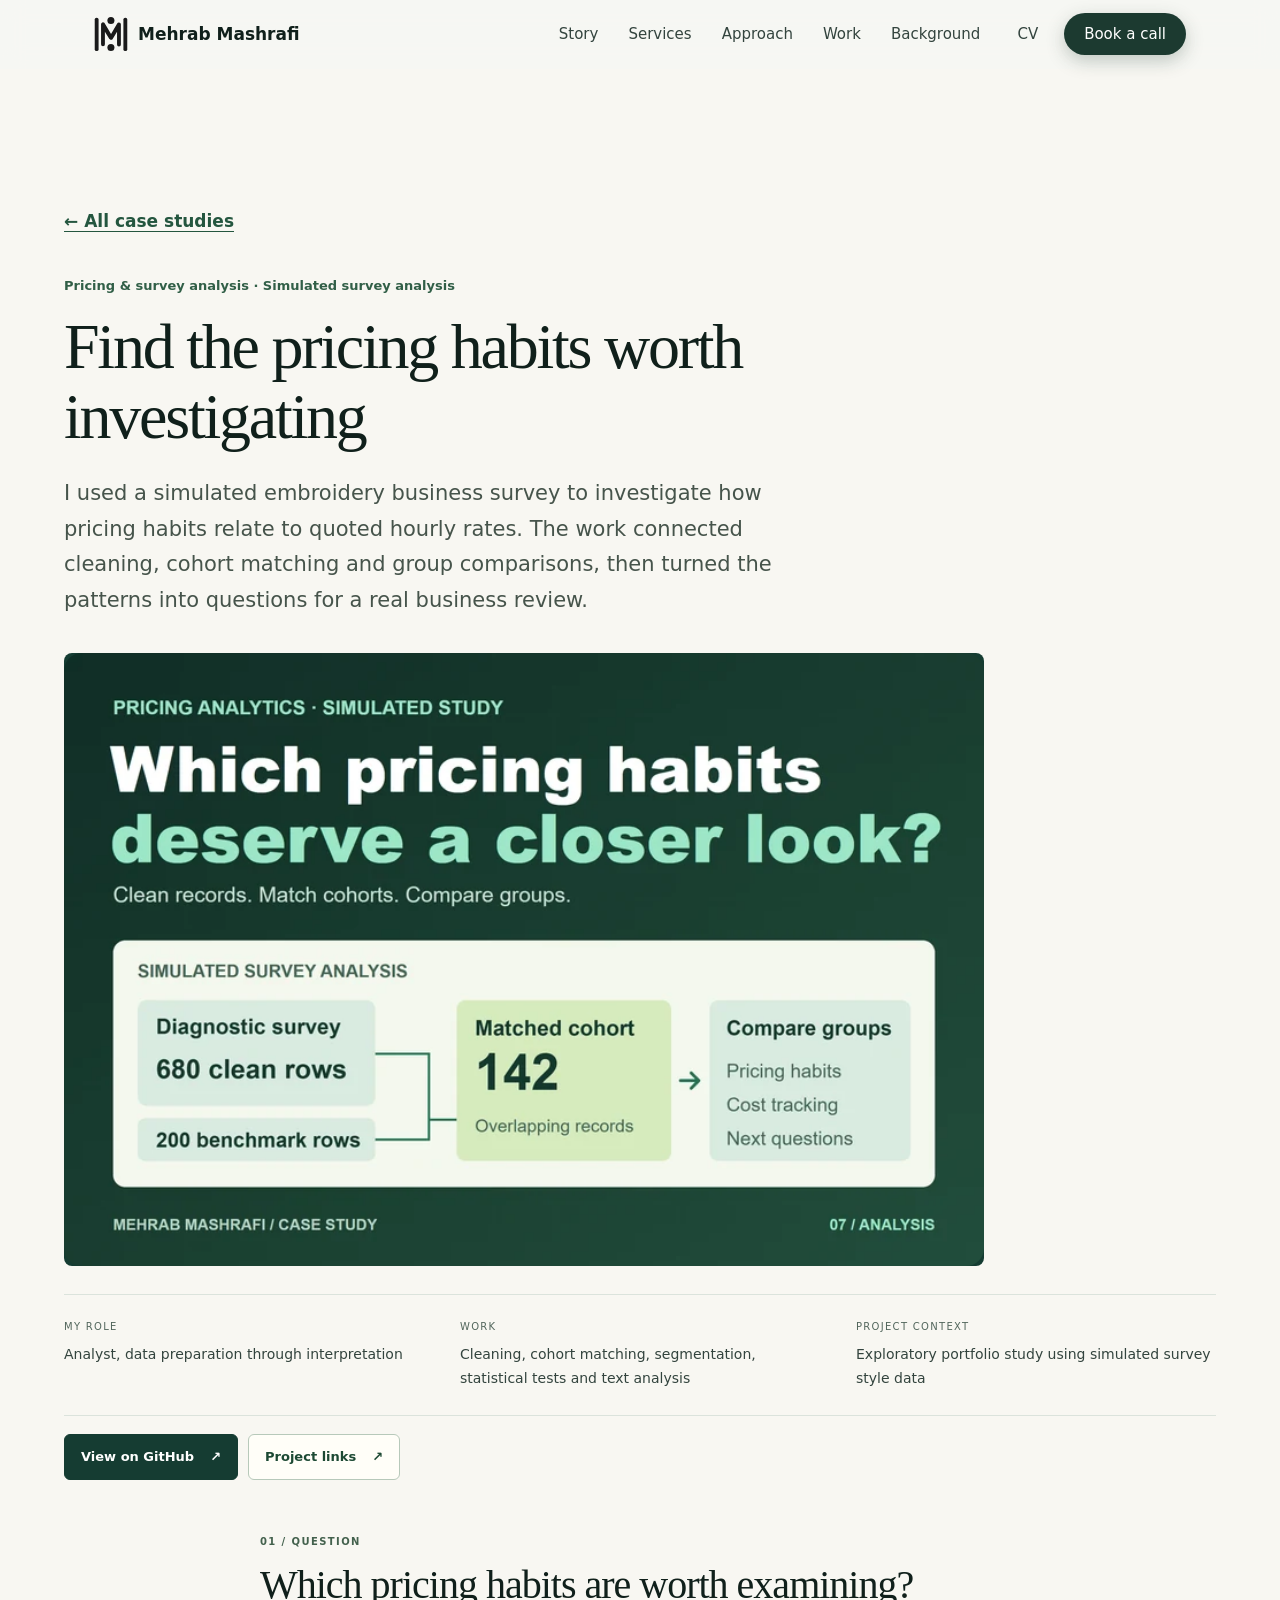
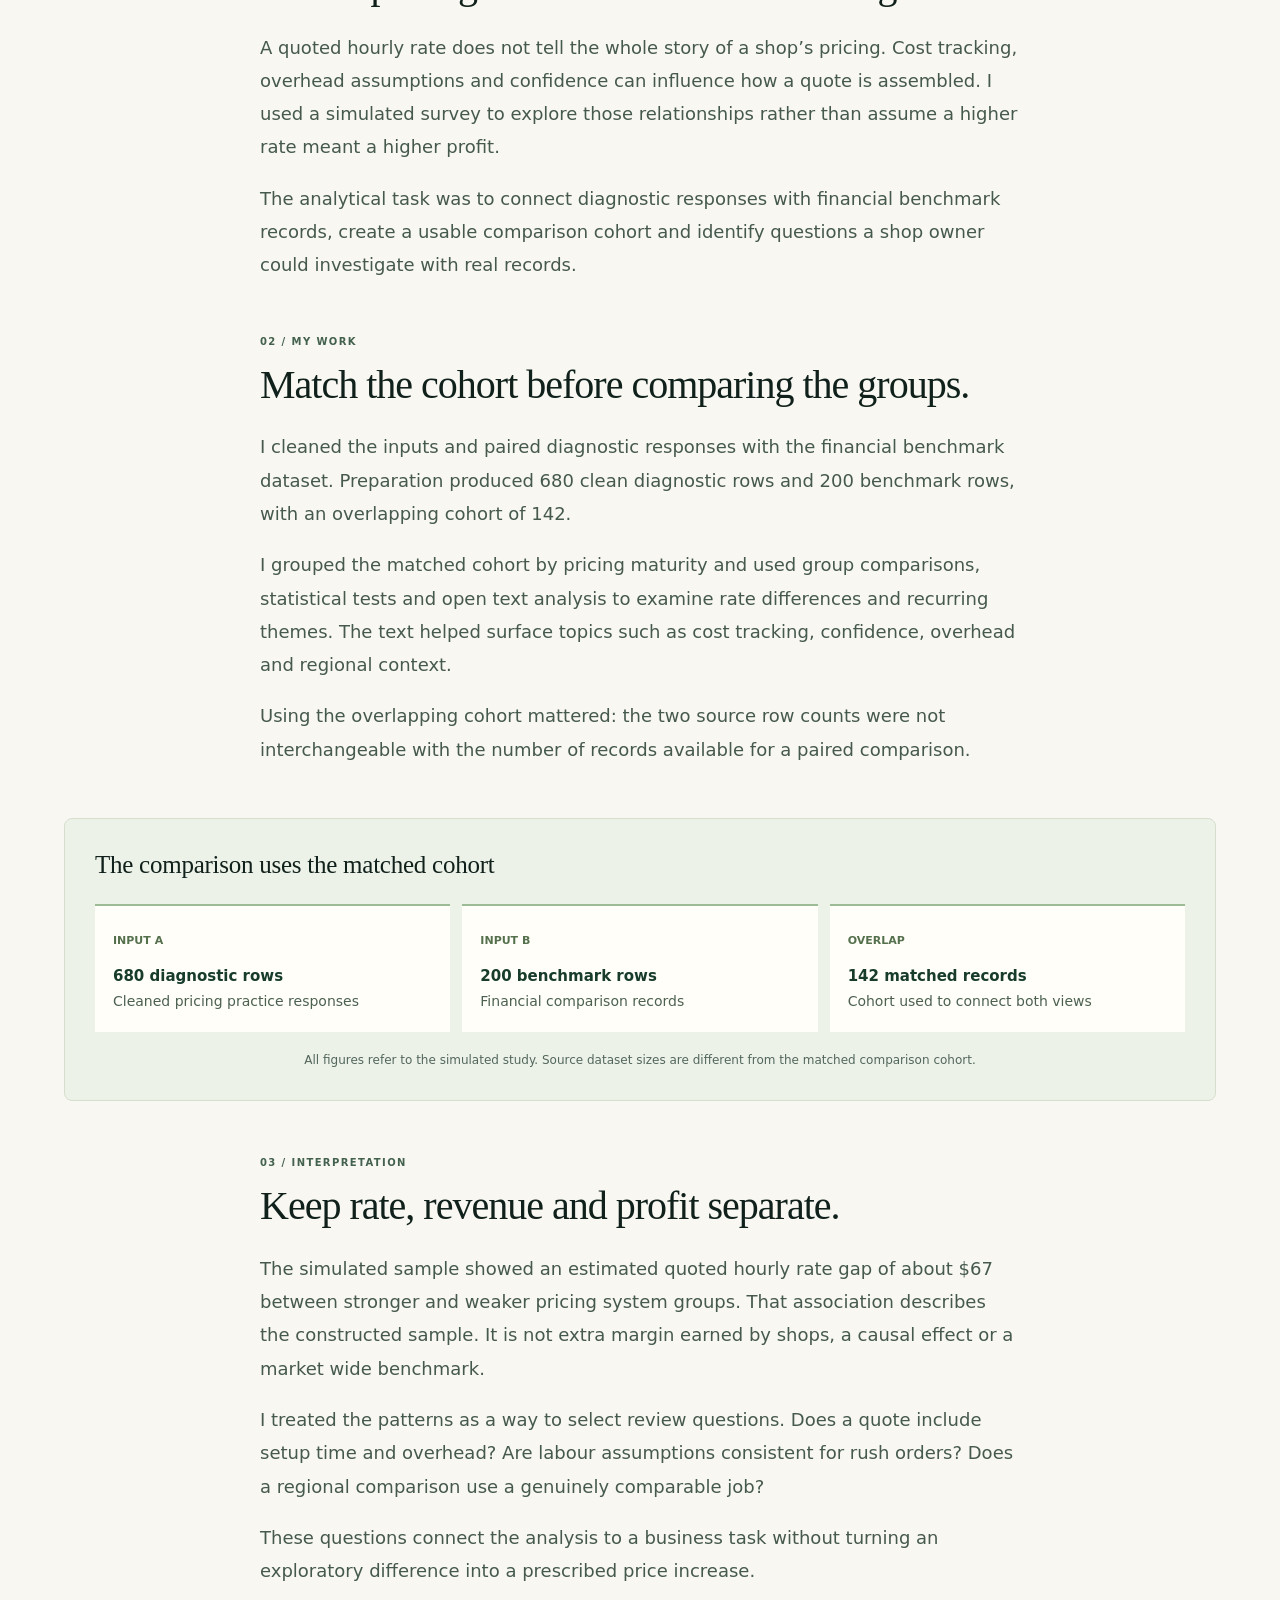
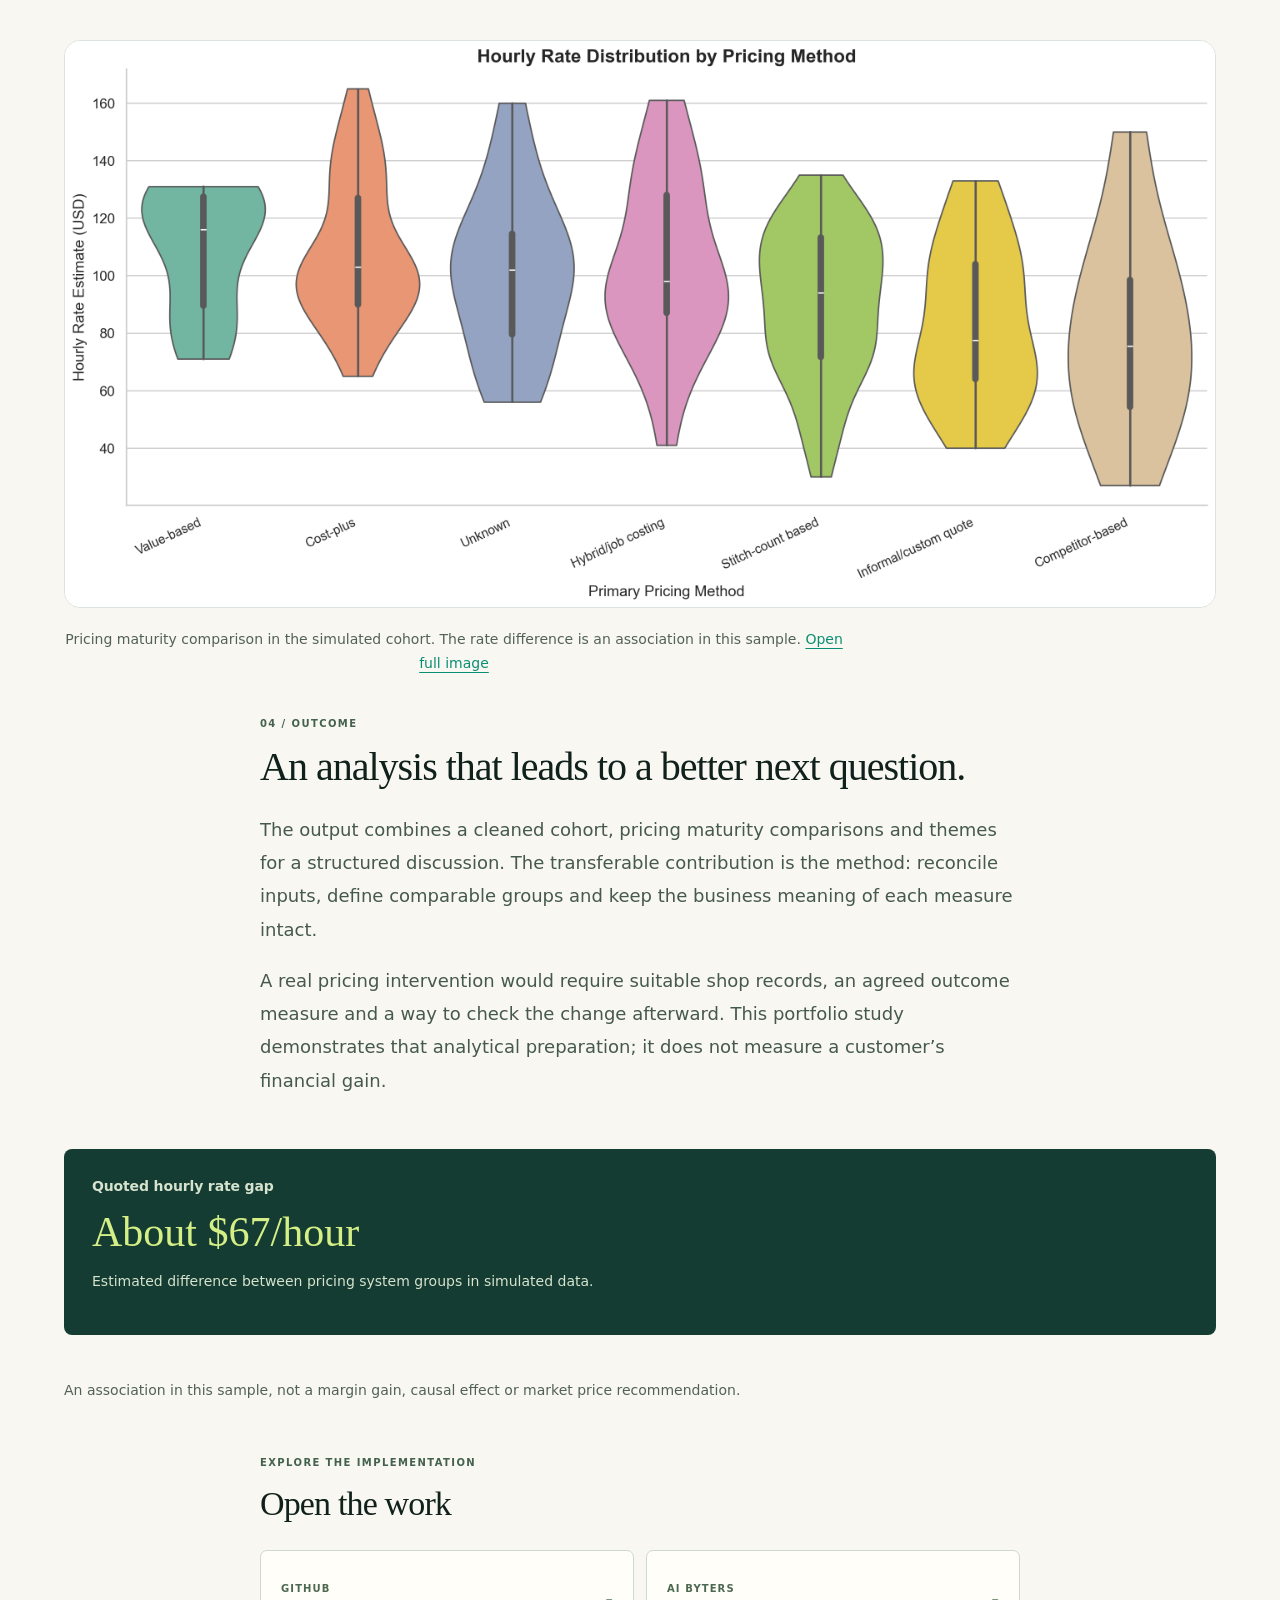
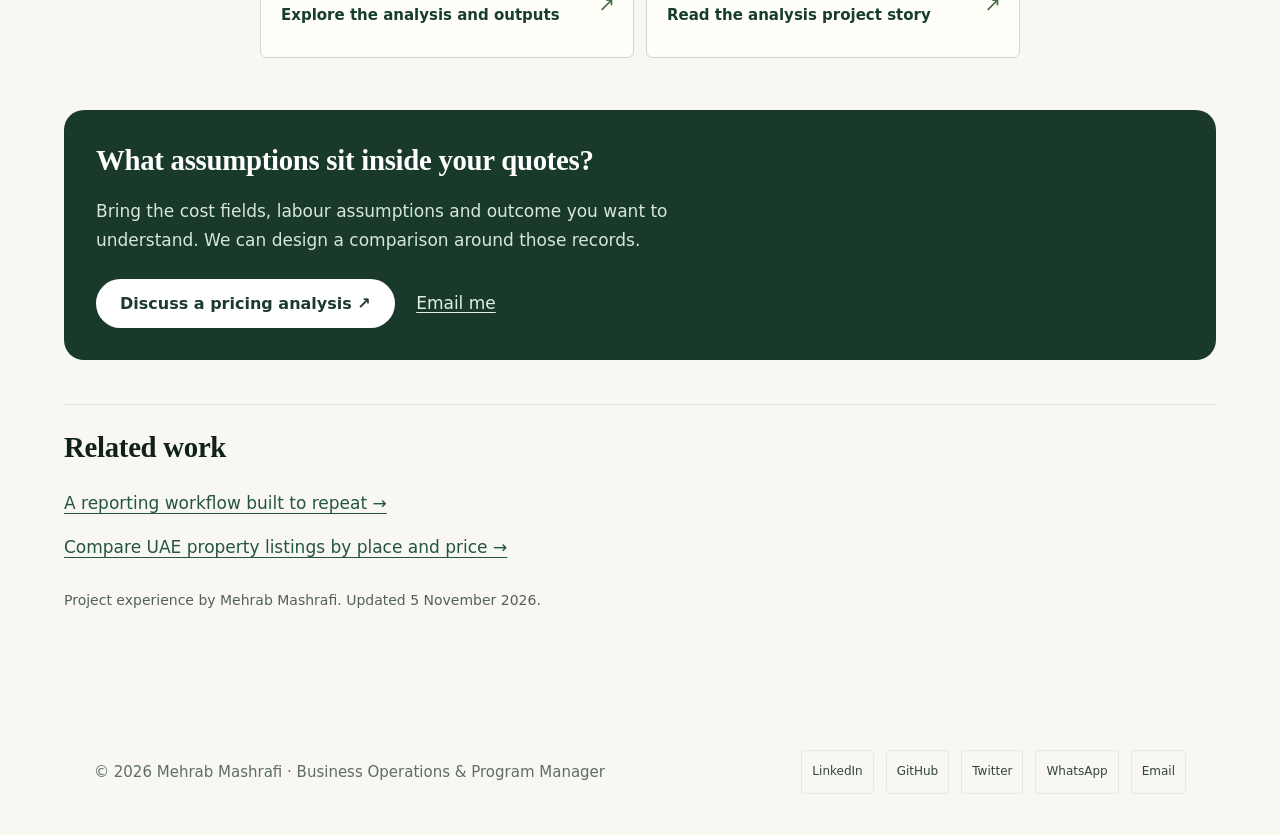
<file: projects/embroidery-pricing-analytics.html>
<!DOCTYPE html>
<html lang="en"><head>
<meta charset="UTF-8"><meta name="viewport" content="width=device-width, initial-scale=1"><title>Find the pricing habits worth investigating | Mehrab Mashrafi</title><meta name="description" content="A simulated embroidery business survey examines pricing systems, cost tracking and quoted hourly rates. The analysis turns those patterns into questions a shop owner can test."><link rel="canonical" href="https://2mdipro7.github.io/projects/embroidery-pricing-analytics.html"><meta property="og:type" content="article"><meta property="og:title" content="Find the pricing habits worth investigating"><meta property="og:description" content="A simulated embroidery business survey examines pricing systems, cost tracking and quoted hourly rates. The analysis turns those patterns into questions a shop owner can test."><meta property="og:url" content="https://2mdipro7.github.io/projects/embroidery-pricing-analytics.html"><meta name="twitter:card" content="summary"><meta name="theme-color" content="#1c3a30"><link rel="icon" href="../resources/images/mylogo_dark.svg"><link rel="stylesheet" href="../style.css?v=20261024"><link rel="stylesheet" href="../case-studies.css?v=20261106-links"><script type="application/ld+json">{"@context":"https://schema.org","@type":"Article","headline":"Find the pricing habits worth investigating","description":"A simulated embroidery business survey examines pricing systems, cost tracking and quoted hourly rates. The analysis turns those patterns into questions a shop owner can test.","url":"https://2mdipro7.github.io/projects/embroidery-pricing-analytics.html","author":{"@type":"Person","name":"Mehrab Mashrafi","url":"https://2mdipro7.github.io/"},"about":"Pricing & survey analysis"}</script></head>
<body class="case-collection-page"><a class="skip-link" href="#main">Skip to content</a><header class="site-header">
        <div class="wrap nav-inner">
            <a class="brand" href="../index.html" aria-label="Mehrab Mashrafi, home">
                <img src="../resources/images/mylogo_dark.svg" alt="" width="34" height="34">
                <span>Mehrab Mashrafi</span>
            </a>
            <button class="nav-toggle" aria-expanded="false" aria-controls="nav-links" aria-label="Open menu"><i class="fas fa-bars"></i></button>
            <ul class="nav-links" id="nav-links">
                <li><a href="../index.html#story">Story</a></li>
                <li><a href="../index.html#services">Services</a></li>
                <li><a href="../index.html#approach">Approach</a></li>
                <li><a href="../index.html#work">Work</a></li>
                <li><a href="../index.html#background">Background</a></li>
                <li><a class="nav-cv" href="../resources/Mehrab_Mashrafi_CV.pdf" download="Mehrab_Mashrafi_CV.pdf"><i class="fas fa-file-arrow-down"></i>CV</a></li>
                <li><a class="btn btn-primary" href="https://calendly.com/2mdipro7/30min" target="_blank" rel="noopener">Book a call</a></li>
            </ul>
        </div>
    </header>
<main id="main">
<article class="study-shell">
<a class="study-back" href="index.html">← All case studies</a>
<header class="study-heading"><p class="study-kicker">Pricing &amp; survey analysis · Simulated survey analysis</p><h1>Find the pricing habits worth investigating</h1><p class="study-lead">I used a simulated embroidery business survey to investigate how pricing habits relate to quoted hourly rates. The work connected cleaning, cohort matching and group comparisons, then turned the patterns into questions for a real business review.</p></header>
<figure class="case-cover">
<img srcset="../resources/case-studies/covers/embroidery-pricing-analytics-800.webp 800w, ../resources/case-studies/covers/embroidery-pricing-analytics.webp 1600w" sizes="(max-width:720px) calc(100vw - 40px), 1152px" src="../resources/case-studies/covers/embroidery-pricing-analytics.webp" alt="Pricing analysis, matching diagnostic survey responses with financial benchmark records." width="1200" height="800" fetchpriority="high">
</figure>
<dl class="study-facts case-role">
<div><dt>My role</dt><dd>Analyst, data preparation through interpretation</dd></div>
<div><dt>Work</dt><dd>Cleaning, cohort matching, segmentation, statistical tests and text analysis</dd></div>
<div><dt>Project context</dt><dd>Exploratory portfolio study using simulated survey style data</dd></div>
</dl>
<nav class="project-shortcuts" aria-label="Project shortcuts"><a href="https://github.com/2mdipro7/embroidery-pricing-analytics" target="_blank" rel="noopener">View on GitHub <span aria-hidden="true">↗</span></a><a href="#project-resources">Project links <span aria-hidden="true">↗</span></a></nav>
<section class="story-chapter study-reading" id="situation">
<p class="story-label">01 / Question</p>
<h2>Which pricing habits are worth examining?</h2>
<p>A quoted hourly rate does not tell the whole story of a shop’s pricing. Cost tracking, overhead assumptions and confidence can influence how a quote is assembled. I used a simulated survey to explore those relationships rather than assume a higher rate meant a higher profit.</p>
<p>The analytical task was to connect diagnostic responses with financial benchmark records, create a usable comparison cohort and identify questions a shop owner could investigate with real records.</p>
</section>
<section class="story-chapter study-reading" id="role">
<p class="story-label">02 / My work</p>
<h2>Match the cohort before comparing the groups.</h2>
<p>I cleaned the inputs and paired diagnostic responses with the financial benchmark dataset. Preparation produced 680 clean diagnostic rows and 200 benchmark rows, with an overlapping cohort of 142.</p>
<p>I grouped the matched cohort by pricing maturity and used group comparisons, statistical tests and open text analysis to examine rate differences and recurring themes. The text helped surface topics such as cost tracking, confidence, overhead and regional context.</p>
<p>Using the overlapping cohort mattered: the two source row counts were not interchangeable with the number of records available for a paired comparison.</p>
</section>
<figure class="process-map study-workflow">
<h2>The comparison uses the matched cohort</h2>
<ol><li><span>INPUT A</span><p><strong>680 diagnostic rows</strong><br>Cleaned pricing practice responses</p></li><li><span>INPUT B</span><p><strong>200 benchmark rows</strong><br>Financial comparison records</p></li><li><span>OVERLAP</span><p><strong>142 matched records</strong><br>Cohort used to connect both views</p></li></ol>
<figcaption>All figures refer to the simulated study. Source dataset sizes are different from the matched comparison cohort.</figcaption>
</figure>
<section class="story-chapter study-reading" id="decisions">
<p class="story-label">03 / Interpretation</p>
<h2>Keep rate, revenue and profit separate.</h2>
<p>The simulated sample showed an estimated quoted hourly rate gap of about $67 between stronger and weaker pricing system groups. That association describes the constructed sample. It is not extra margin earned by shops, a causal effect or a market wide benchmark.</p>
<p>I treated the patterns as a way to select review questions. Does a quote include setup time and overhead? Are labour assumptions consistent for rush orders? Does a regional comparison use a genuinely comparable job?</p>
<p>These questions connect the analysis to a business task without turning an exploratory difference into a prescribed price increase.</p>
</section>
<figure class="study-figure"><a href="../resources/case-studies/embroidery-pricing.png" target="_blank" rel="noopener"><img src="../resources/case-studies/embroidery-pricing.png" alt="Pricing maturity comparison from the simulated embroidery survey" width="1200" height="675"></a><figcaption>Pricing maturity comparison in the simulated cohort. The rate difference is an association in this sample. <a href="../resources/case-studies/embroidery-pricing.png" target="_blank" rel="noopener">Open full image</a></figcaption></figure>
<section class="story-chapter study-reading" id="outcome">
<p class="story-label">04 / Outcome</p>
<h2>An analysis that leads to a better next question.</h2>
<p>The output combines a cleaned cohort, pricing maturity comparisons and themes for a structured discussion. The transferable contribution is the method: reconcile inputs, define comparable groups and keep the business meaning of each measure intact.</p>
<p>A real pricing intervention would require suitable shop records, an agreed outcome measure and a way to check the change afterward. This portfolio study demonstrates that analytical preparation; it does not measure a customer’s financial gain.</p>
</section>
<section class="evidence-panel study-proof" aria-label="Exploratory result">
<div><h2>Quoted hourly rate gap</h2><p class="study-value">About $67/hour</p><p>Estimated difference between pricing system groups in simulated data.</p></div>
</section>
<p class="study-note">An association in this sample, not a margin gain, causal effect or market price recommendation.</p>
<section class="project-resources study-reading" id="project-resources" aria-labelledby="resources-heading"><p class="story-label">Explore the implementation</p><h2 id="resources-heading">Open the work</h2><ul class="resource-buttons"><li><a href="https://github.com/2mdipro7/embroidery-pricing-analytics" target="_blank" rel="noopener"><span class="resource-platform">GitHub</span><strong>Explore the analysis and outputs</strong><span class="resource-arrow" aria-hidden="true">↗</span></a></li><li><a href="https://www.aibyters.com/case-studies/embroidery-pricing-analytics" target="_blank" rel="noopener"><span class="resource-platform">AI Byters</span><strong>Read the analysis project story</strong><span class="resource-arrow" aria-hidden="true">↗</span></a></li></ul></section>
<section class="study-contact">
<h2>What assumptions sit inside your quotes?</h2>
<p>Bring the cost fields, labour assumptions and outcome you want to understand. We can design a comparison around those records.</p>
<a class="btn btn-light" href="https://calendly.com/2mdipro7/30min" target="_blank" rel="noopener">Discuss a pricing analysis ↗</a>
<a class="study-email" href="mailto:mm4mashrafi@gmail.com?subject=Project%20enquiry">Email me</a>
</section>
<nav aria-label="Related case studies" class="study-related"><h2>Related work</h2><a href="power-bi-reporting-automation.html">A reporting workflow built to repeat →</a><a href="real-estate-uae.html">Compare UAE property listings by place and price →</a></nav>
<p class="study-note">Project experience by Mehrab Mashrafi. Updated <time datetime="2026-11-05">5 November 2026</time>.</p>
</article>
</main>
<footer class="site-footer">
        <div class="wrap footer-inner">
            <div>
                <div>&copy; 2026 Mehrab Mashrafi · Business Operations &amp; Program Manager</div>
                <div id="clock" aria-live="off"></div>
            </div>
            <ul class="socials">
                <li><a href="https://www.linkedin.com/in/2mdipro7" target="_blank" rel="noopener" aria-label="LinkedIn">LinkedIn</a></li>
                <li><a href="https://github.com/2mdipro7" target="_blank" rel="noopener" aria-label="GitHub">GitHub</a></li>
                <li><a href="https://twitter.com/dipro7mufc" target="_blank" rel="noopener" aria-label="Twitter">Twitter</a></li>
                <li><a href="https://wa.me/+8801646302935" target="_blank" rel="noopener" aria-label="WhatsApp">WhatsApp</a></li>
                <li><a href="mailto:mm4mashrafi@gmail.com" aria-label="Email">Email</a></li>
            </ul>
        </div>
    </footer><script src="../js/site.js?v=20261004b"></script></body></html>
</file>
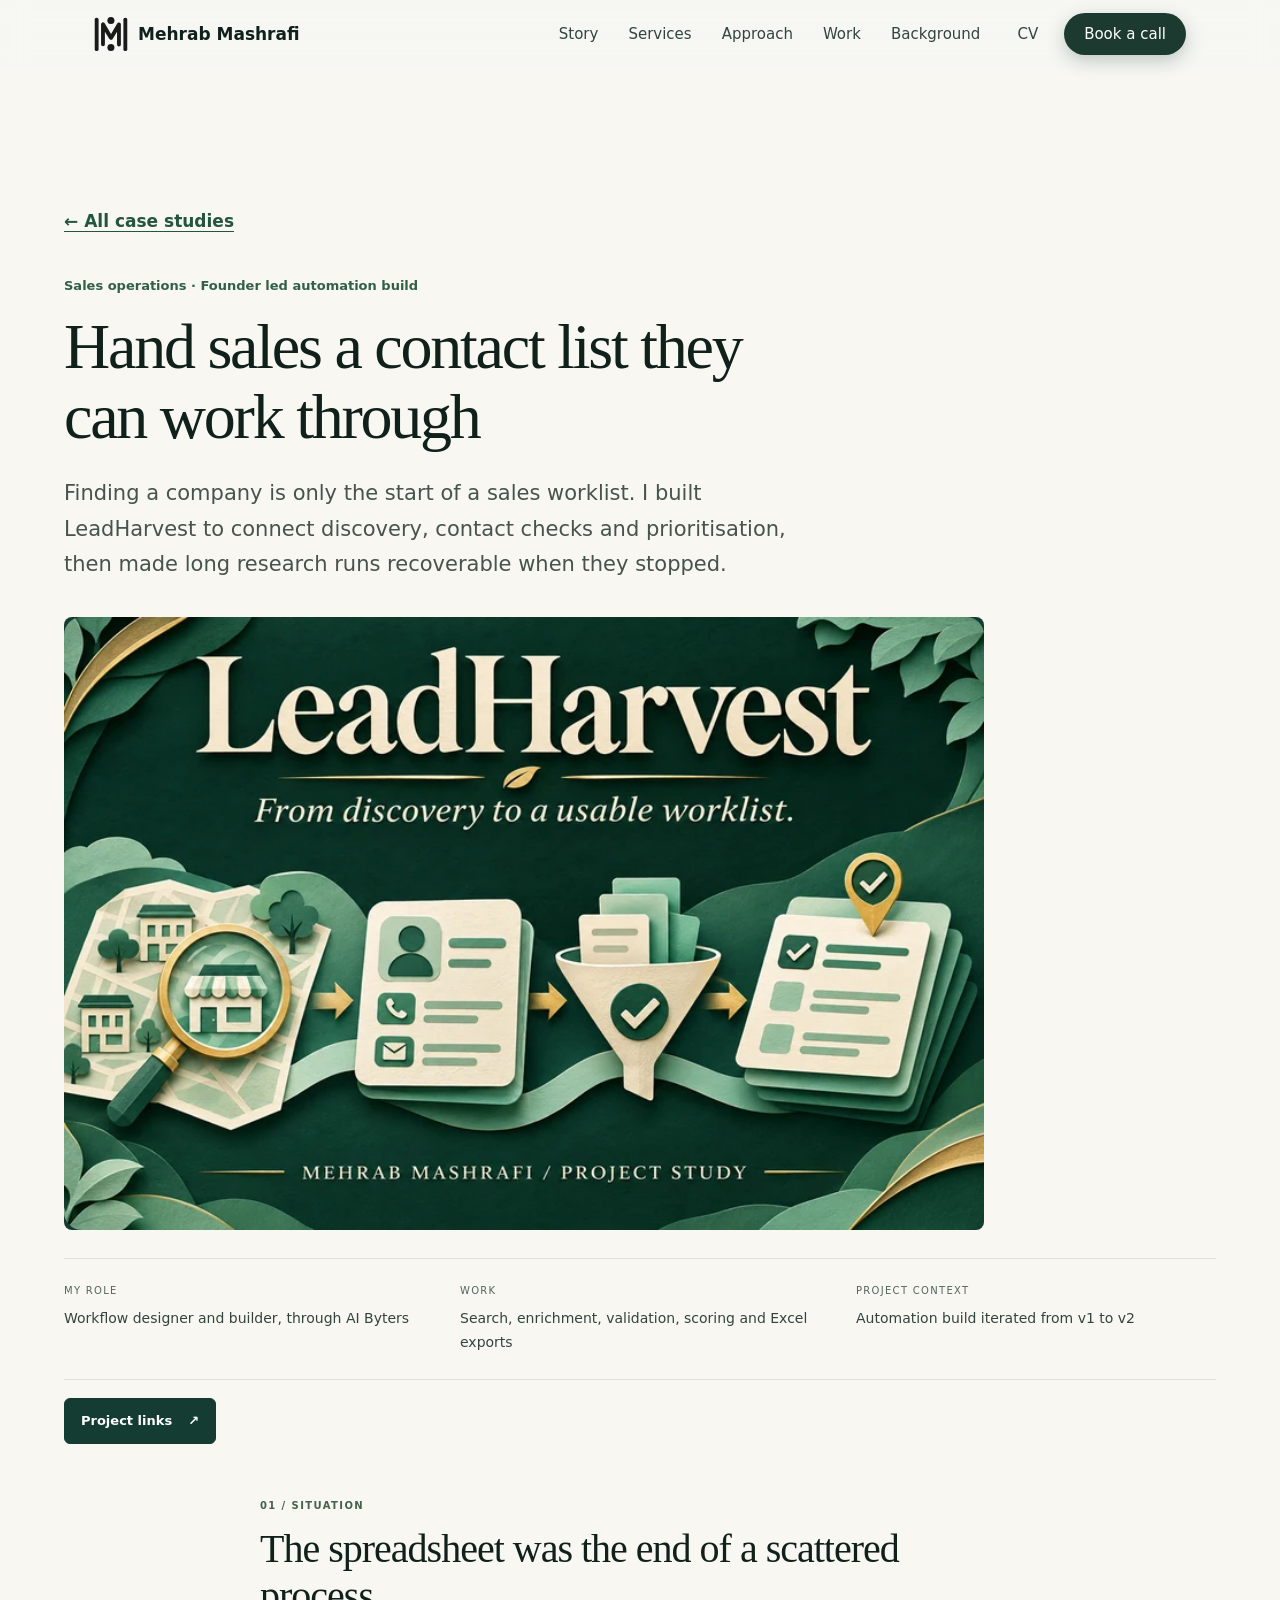
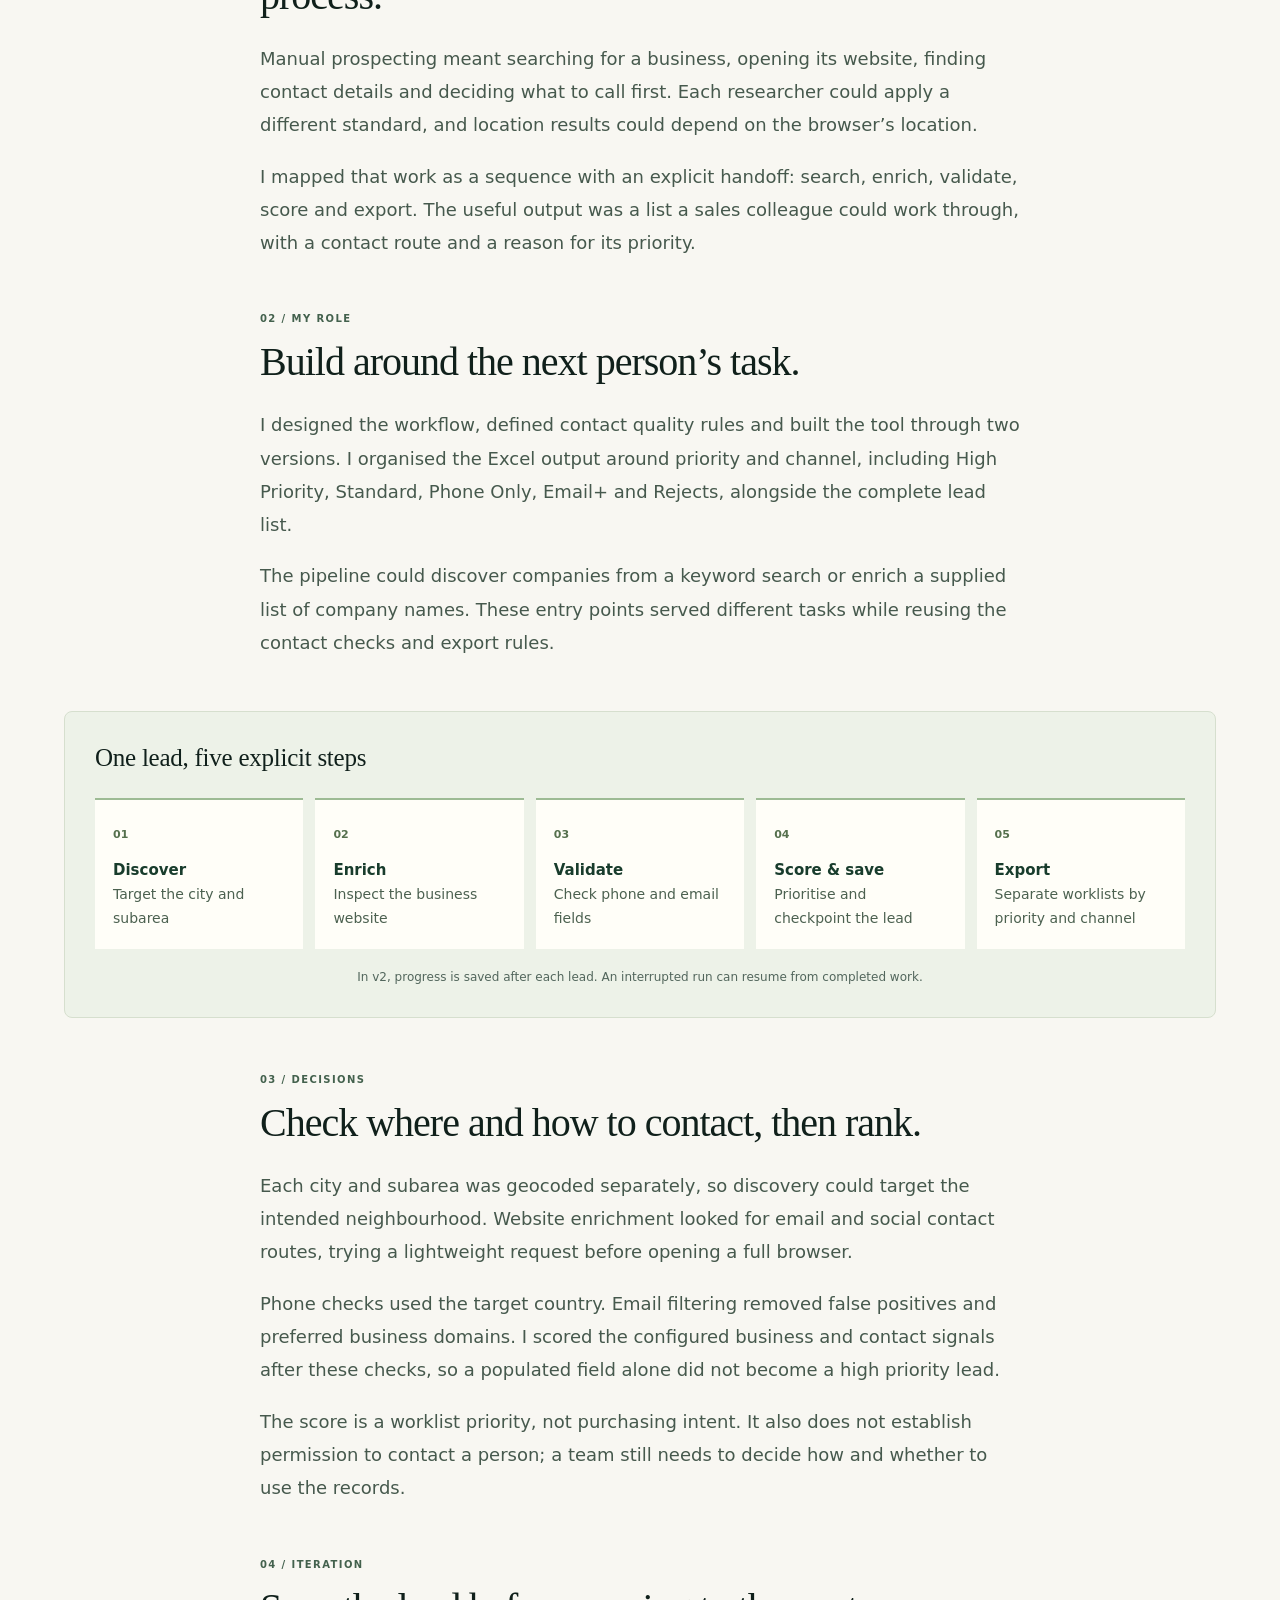
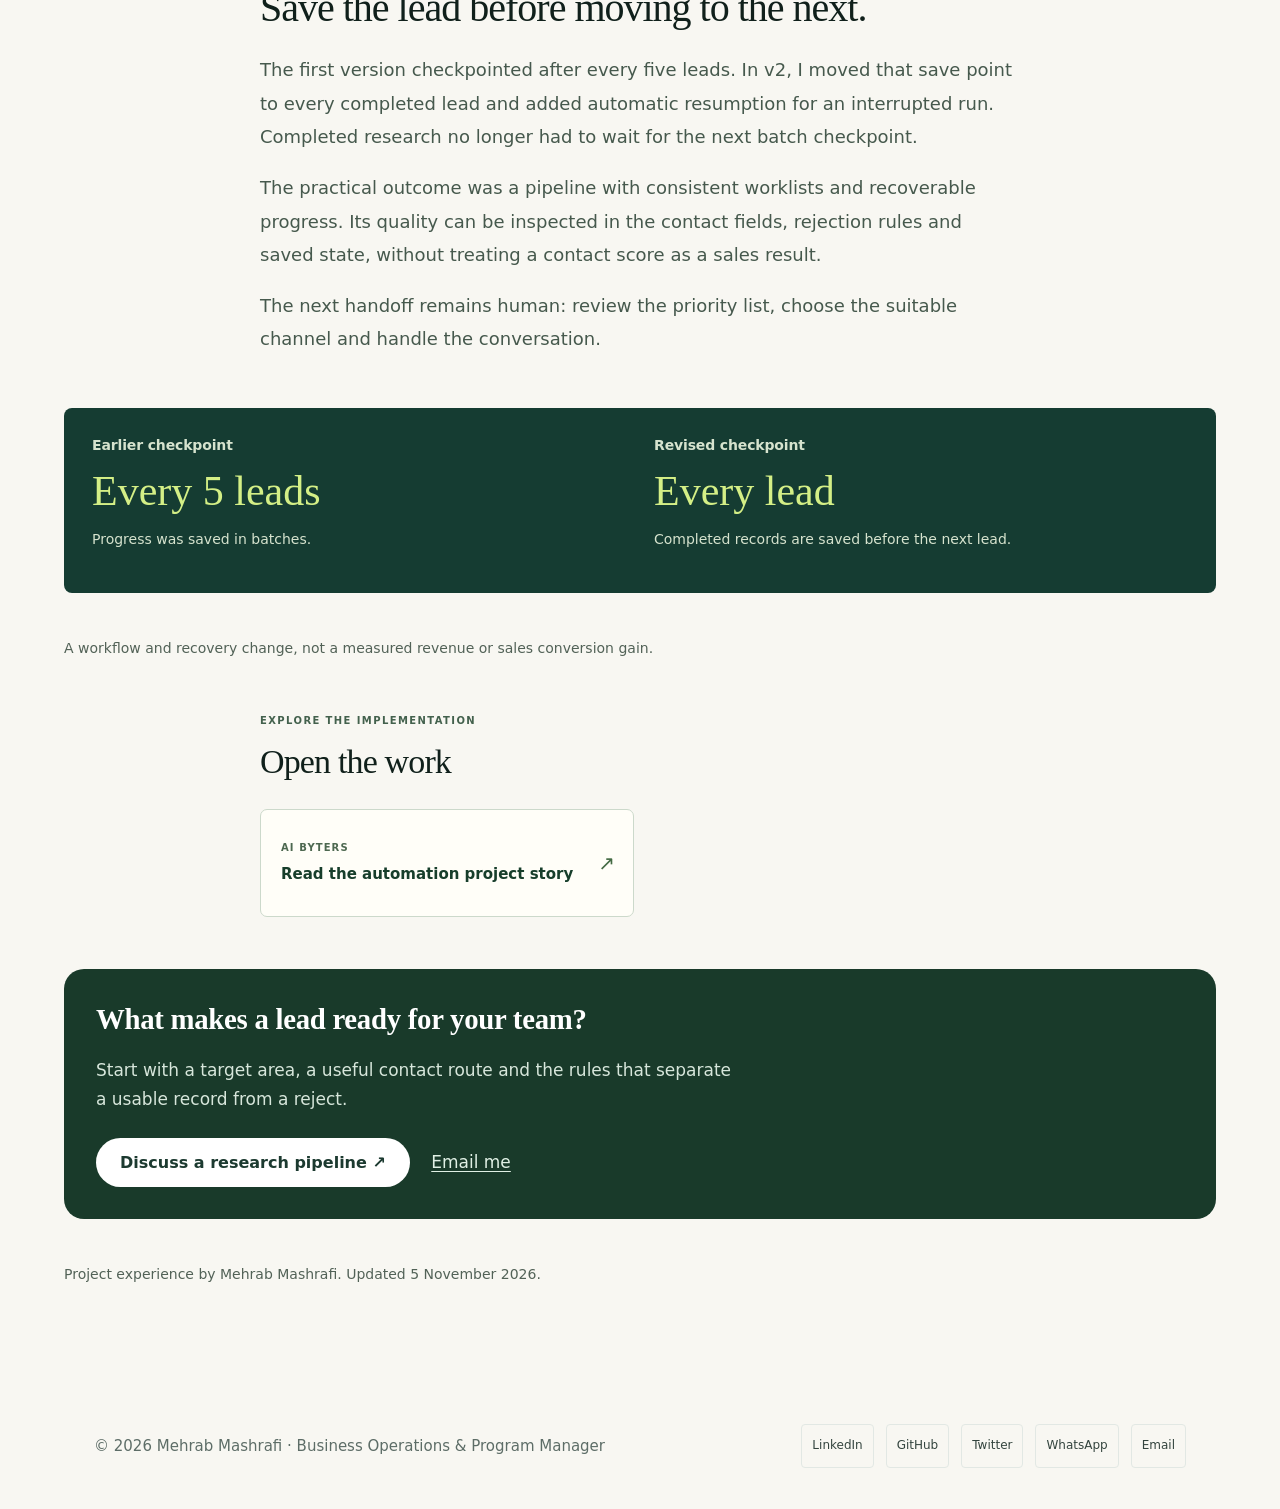
<file: projects/leadharvest.html>
<!DOCTYPE html>
<html lang="en"><head>
<meta charset="UTF-8"><meta name="viewport" content="width=device-width, initial-scale=1"><title>Hand sales a contact list they can work through | Mehrab Mashrafi</title><meta name="description" content="LeadHarvest turns company discovery, contact checks and prioritisation into a repeatable pipeline. Sales receives separate worklists instead of an unreviewed spreadsheet."><link rel="canonical" href="https://2mdipro7.github.io/projects/leadharvest.html"><meta property="og:type" content="article"><meta property="og:title" content="Hand sales a contact list they can work through"><meta property="og:description" content="LeadHarvest turns company discovery, contact checks and prioritisation into a repeatable pipeline. Sales receives separate worklists instead of an unreviewed spreadsheet."><meta property="og:url" content="https://2mdipro7.github.io/projects/leadharvest.html"><meta name="twitter:card" content="summary"><meta name="theme-color" content="#1c3a30"><link rel="icon" href="../resources/images/mylogo_dark.svg"><link rel="stylesheet" href="../style.css?v=20261024"><link rel="stylesheet" href="../case-studies.css?v=20261106-links"><script type="application/ld+json">{"@context":"https://schema.org","@type":"Article","headline":"Hand sales a contact list they can work through","description":"LeadHarvest turns company discovery, contact checks and prioritisation into a repeatable pipeline. Sales receives separate worklists instead of an unreviewed spreadsheet.","url":"https://2mdipro7.github.io/projects/leadharvest.html","author":{"@type":"Person","name":"Mehrab Mashrafi","url":"https://2mdipro7.github.io/"},"about":"Sales operations"}</script></head>
<body class="case-collection-page"><a class="skip-link" href="#main">Skip to content</a><header class="site-header">
        <div class="wrap nav-inner">
            <a class="brand" href="../index.html" aria-label="Mehrab Mashrafi, home">
                <img src="../resources/images/mylogo_dark.svg" alt="" width="34" height="34">
                <span>Mehrab Mashrafi</span>
            </a>
            <button class="nav-toggle" aria-expanded="false" aria-controls="nav-links" aria-label="Open menu"><i class="fas fa-bars"></i></button>
            <ul class="nav-links" id="nav-links">
                <li><a href="../index.html#story">Story</a></li>
                <li><a href="../index.html#services">Services</a></li>
                <li><a href="../index.html#approach">Approach</a></li>
                <li><a href="../index.html#work">Work</a></li>
                <li><a href="../index.html#background">Background</a></li>
                <li><a class="nav-cv" href="../resources/Mehrab_Mashrafi_CV.pdf" download="Mehrab_Mashrafi_CV.pdf"><i class="fas fa-file-arrow-down"></i>CV</a></li>
                <li><a class="btn btn-primary" href="https://calendly.com/2mdipro7/30min" target="_blank" rel="noopener">Book a call</a></li>
            </ul>
        </div>
    </header>
<main id="main">
<article class="study-shell">
<a class="study-back" href="index.html">← All case studies</a>
<header class="study-heading"><p class="study-kicker">Sales operations · Founder led automation build</p><h1>Hand sales a contact list they can work through</h1><p class="study-lead">Finding a company is only the start of a sales worklist. I built LeadHarvest to connect discovery, contact checks and prioritisation, then made long research runs recoverable when they stopped.</p></header>
<figure class="case-cover">
<img srcset="../resources/case-studies/covers/leadharvest-800.webp 800w, ../resources/case-studies/covers/leadharvest.webp 1600w" sizes="(max-width:720px) calc(100vw - 40px), 1152px" src="../resources/case-studies/covers/leadharvest.webp" alt="LeadHarvest research pipeline, from company discovery to validated sales worklists." width="1200" height="800" fetchpriority="high">
</figure>
<dl class="study-facts case-role">
<div><dt>My role</dt><dd>Workflow designer and builder, through AI Byters</dd></div>
<div><dt>Work</dt><dd>Search, enrichment, validation, scoring and Excel exports</dd></div>
<div><dt>Project context</dt><dd>Automation build iterated from v1 to v2</dd></div>
</dl>
<nav class="project-shortcuts" aria-label="Project shortcuts"><a href="#project-resources">Project links <span aria-hidden="true">↗</span></a></nav>
<section class="story-chapter study-reading" id="situation">
<p class="story-label">01 / Situation</p>
<h2>The spreadsheet was the end of a scattered process.</h2>
<p>Manual prospecting meant searching for a business, opening its website, finding contact details and deciding what to call first. Each researcher could apply a different standard, and location results could depend on the browser’s location.</p>
<p>I mapped that work as a sequence with an explicit handoff: search, enrich, validate, score and export. The useful output was a list a sales colleague could work through, with a contact route and a reason for its priority.</p>
</section>
<section class="story-chapter study-reading" id="role">
<p class="story-label">02 / My role</p>
<h2>Build around the next person’s task.</h2>
<p>I designed the workflow, defined contact quality rules and built the tool through two versions. I organised the Excel output around priority and channel, including High Priority, Standard, Phone Only, Email+ and Rejects, alongside the complete lead list.</p>
<p>The pipeline could discover companies from a keyword search or enrich a supplied list of company names. These entry points served different tasks while reusing the contact checks and export rules.</p>
</section>
<figure class="process-map study-workflow">
<h2>One lead, five explicit steps</h2>
<ol>
<li><span>01</span><p><strong>Discover</strong><br>Target the city and subarea</p></li>
<li><span>02</span><p><strong>Enrich</strong><br>Inspect the business website</p></li>
<li><span>03</span><p><strong>Validate</strong><br>Check phone and email fields</p></li>
<li><span>04</span><p><strong>Score &amp; save</strong><br>Prioritise and checkpoint the lead</p></li>
<li><span>05</span><p><strong>Export</strong><br>Separate worklists by priority and channel</p></li>
</ol>
<figcaption>In v2, progress is saved after each lead. An interrupted run can resume from completed work.</figcaption>
</figure>
<section class="story-chapter study-reading" id="decisions">
<p class="story-label">03 / Decisions</p>
<h2>Check where and how to contact, then rank.</h2>
<p>Each city and subarea was geocoded separately, so discovery could target the intended neighbourhood. Website enrichment looked for email and social contact routes, trying a lightweight request before opening a full browser.</p>
<p>Phone checks used the target country. Email filtering removed false positives and preferred business domains. I scored the configured business and contact signals after these checks, so a populated field alone did not become a high priority lead.</p>
<p>The score is a worklist priority, not purchasing intent. It also does not establish permission to contact a person; a team still needs to decide how and whether to use the records.</p>
</section>

<section class="story-chapter study-reading" id="outcome">
<p class="story-label">04 / Iteration</p>
<h2>Save the lead before moving to the next.</h2>
<p>The first version checkpointed after every five leads. In v2, I moved that save point to every completed lead and added automatic resumption for an interrupted run. Completed research no longer had to wait for the next batch checkpoint.</p>
<p>The practical outcome was a pipeline with consistent worklists and recoverable progress. Its quality can be inspected in the contact fields, rejection rules and saved state, without treating a contact score as a sales result.</p>
<p>The next handoff remains human: review the priority list, choose the suitable channel and handle the conversation.</p>
</section>
<section class="evidence-panel study-proof" aria-label="Recovery behaviour">
<div><h2>Earlier checkpoint</h2><p class="study-value">Every 5 leads</p><p>Progress was saved in batches.</p></div>
<div><h2>Revised checkpoint</h2><p class="study-value">Every lead</p><p>Completed records are saved before the next lead.</p></div>
</section>
<p class="study-note">A workflow and recovery change, not a measured revenue or sales conversion gain.</p>
<section class="project-resources study-reading" id="project-resources" aria-labelledby="resources-heading"><p class="story-label">Explore the implementation</p><h2 id="resources-heading">Open the work</h2><ul class="resource-buttons"><li><a href="https://www.aibyters.com/case-studies/leadharvest" target="_blank" rel="noopener"><span class="resource-platform">AI Byters</span><strong>Read the automation project story</strong><span class="resource-arrow" aria-hidden="true">↗</span></a></li></ul></section>
<section class="study-contact">
<h2>What makes a lead ready for your team?</h2>
<p>Start with a target area, a useful contact route and the rules that separate a usable record from a reject.</p>
<a class="btn btn-light" href="https://calendly.com/2mdipro7/30min" target="_blank" rel="noopener">Discuss a research pipeline ↗</a>
<a class="study-email" href="mailto:mm4mashrafi@gmail.com?subject=Project%20enquiry">Email me</a>
</section>

<p class="study-note">Project experience by Mehrab Mashrafi. Updated <time datetime="2026-11-05">5 November 2026</time>.</p>
</article>
</main>
<footer class="site-footer">
        <div class="wrap footer-inner">
            <div>
                <div>&copy; 2026 Mehrab Mashrafi · Business Operations &amp; Program Manager</div>
                <div id="clock" aria-live="off"></div>
            </div>
            <ul class="socials">
                <li><a href="https://www.linkedin.com/in/2mdipro7" target="_blank" rel="noopener" aria-label="LinkedIn">LinkedIn</a></li>
                <li><a href="https://github.com/2mdipro7" target="_blank" rel="noopener" aria-label="GitHub">GitHub</a></li>
                <li><a href="https://twitter.com/dipro7mufc" target="_blank" rel="noopener" aria-label="Twitter">Twitter</a></li>
                <li><a href="https://wa.me/+8801646302935" target="_blank" rel="noopener" aria-label="WhatsApp">WhatsApp</a></li>
                <li><a href="mailto:mm4mashrafi@gmail.com" aria-label="Email">Email</a></li>
            </ul>
        </div>
    </footer><script src="../js/site.js?v=20261004b"></script></body></html>
</file>
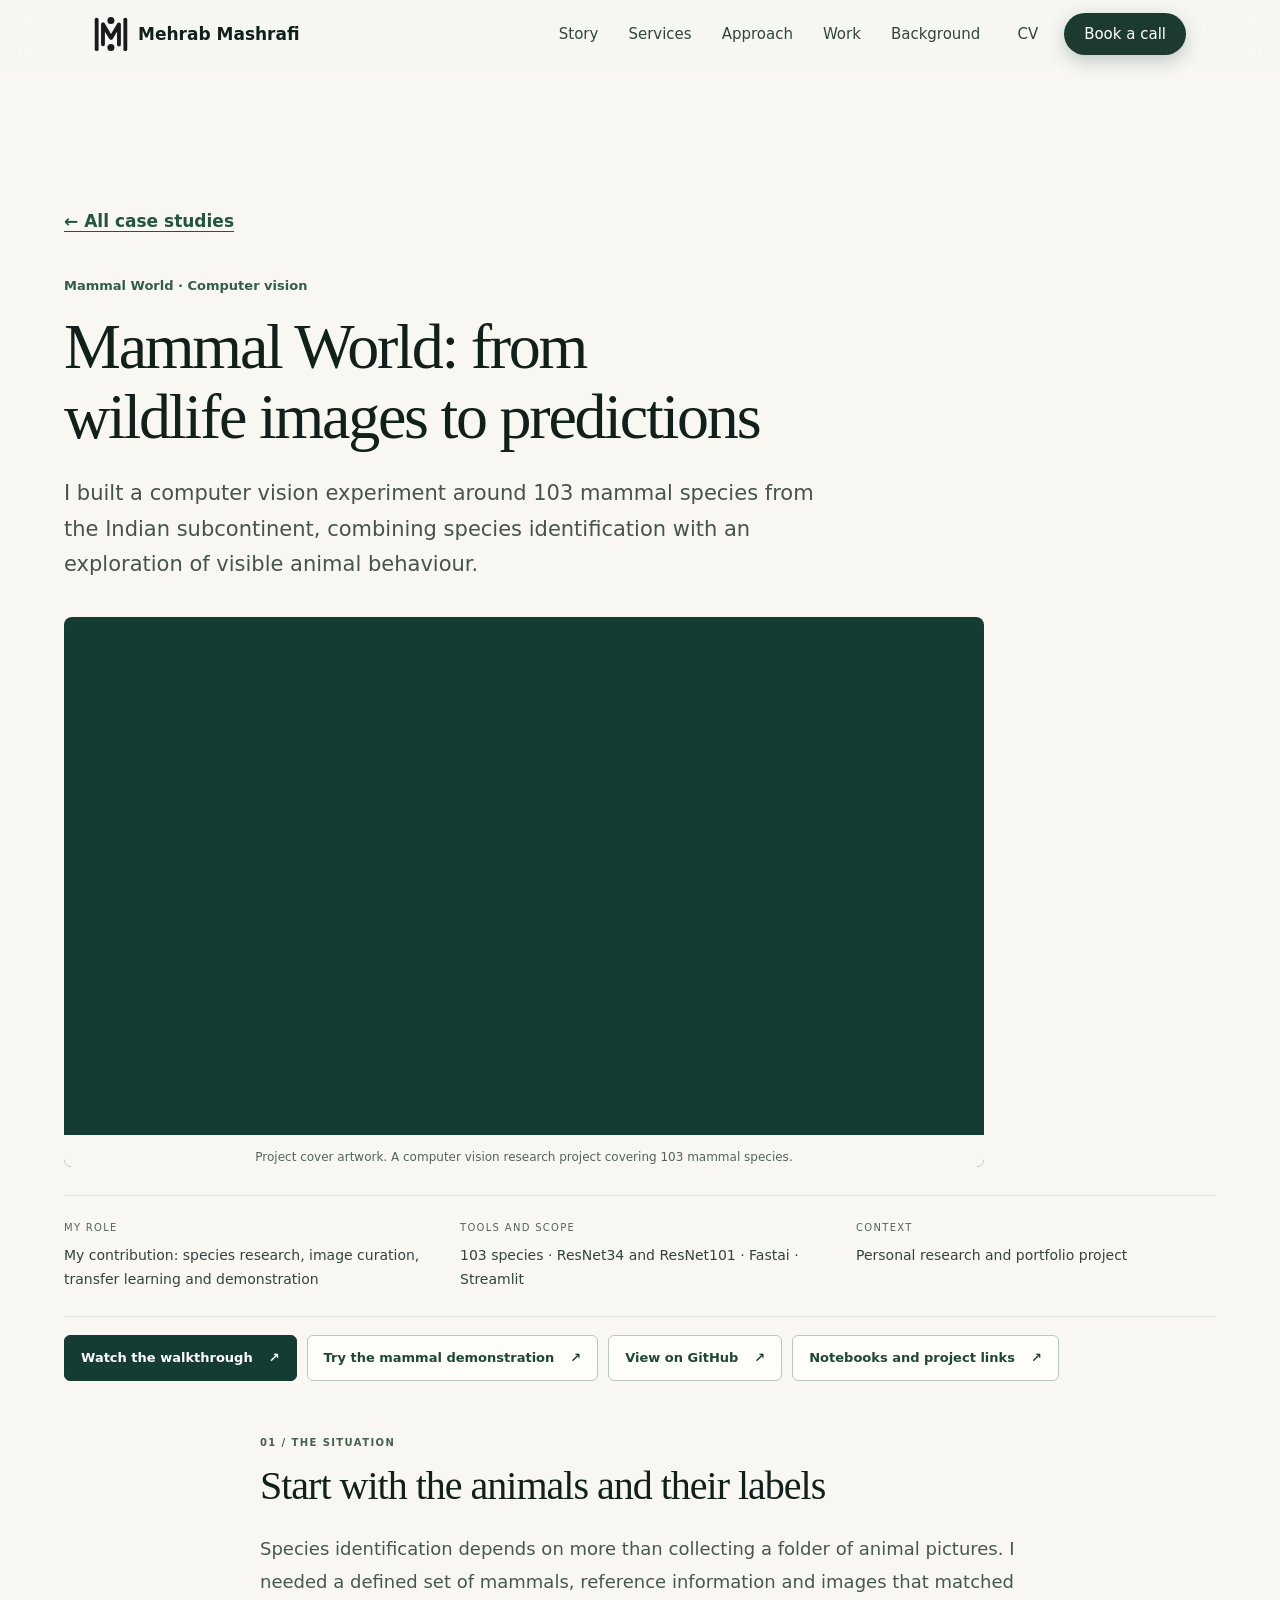
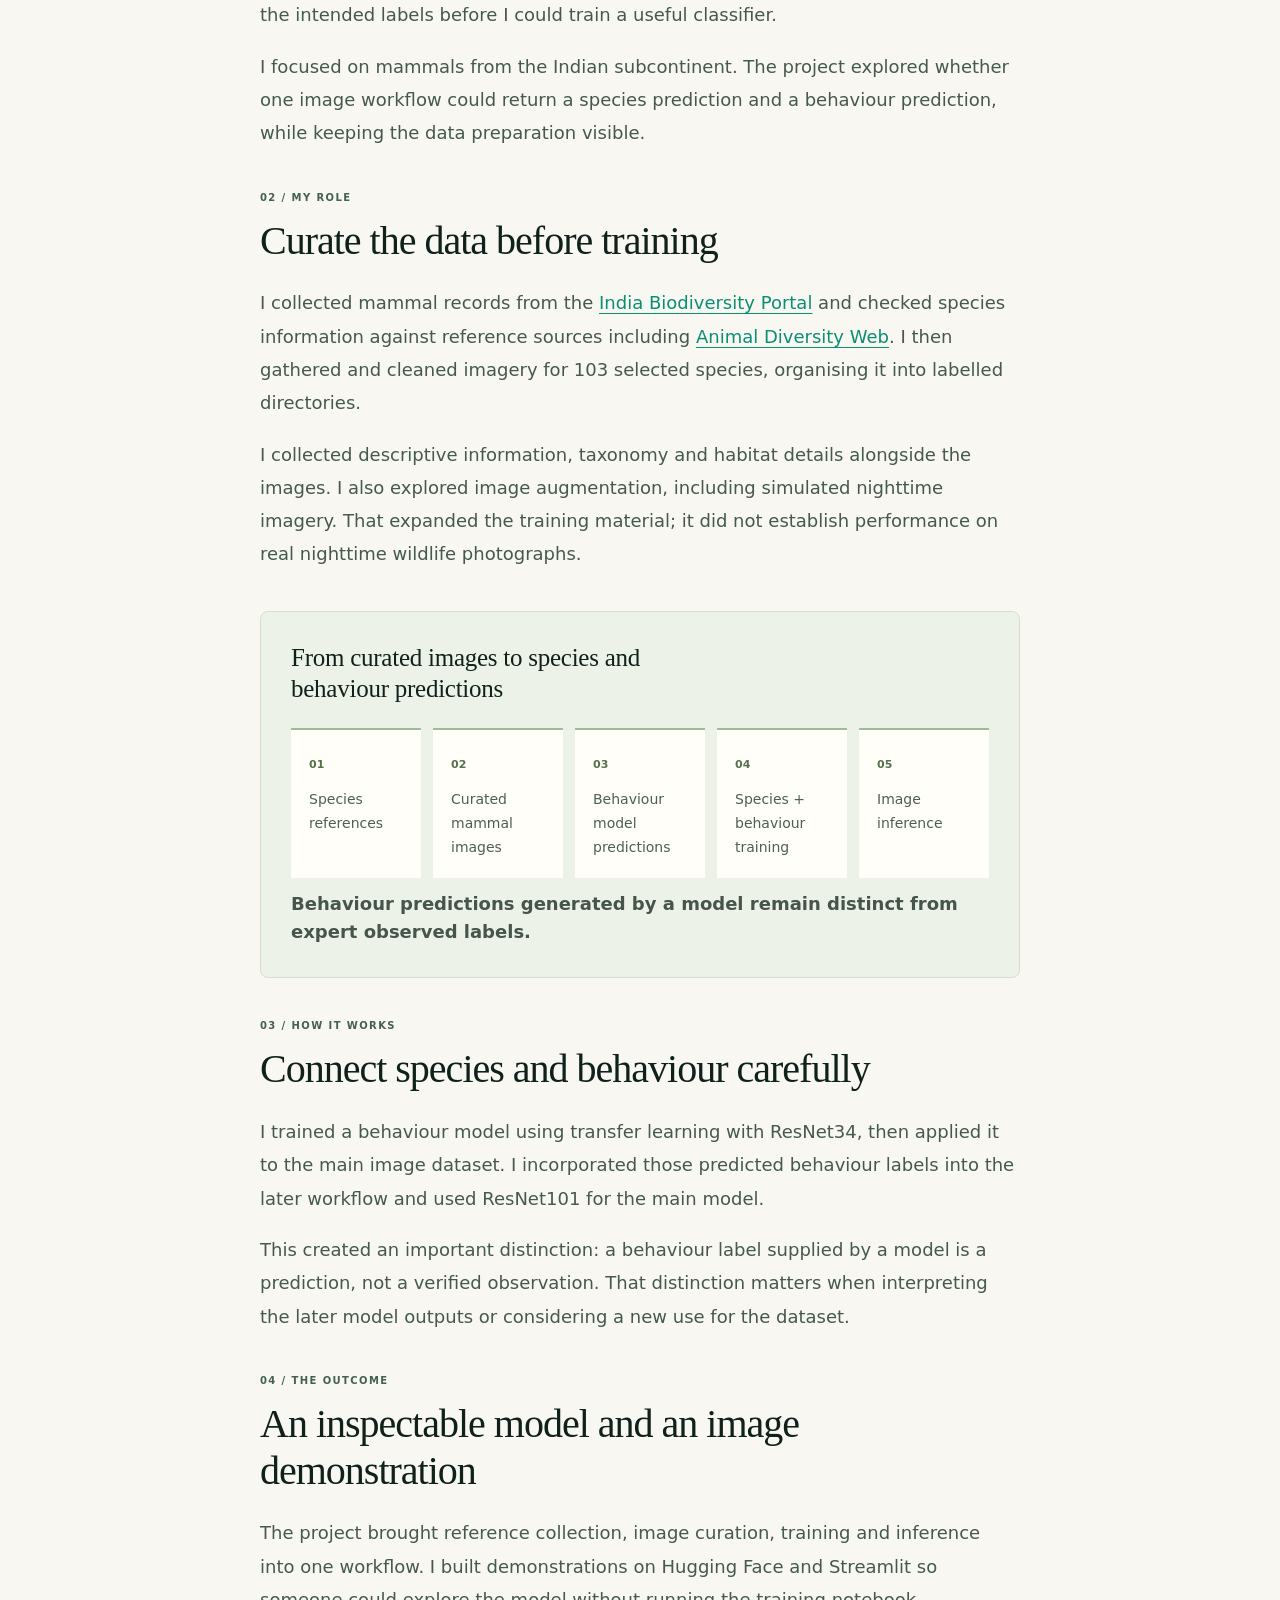
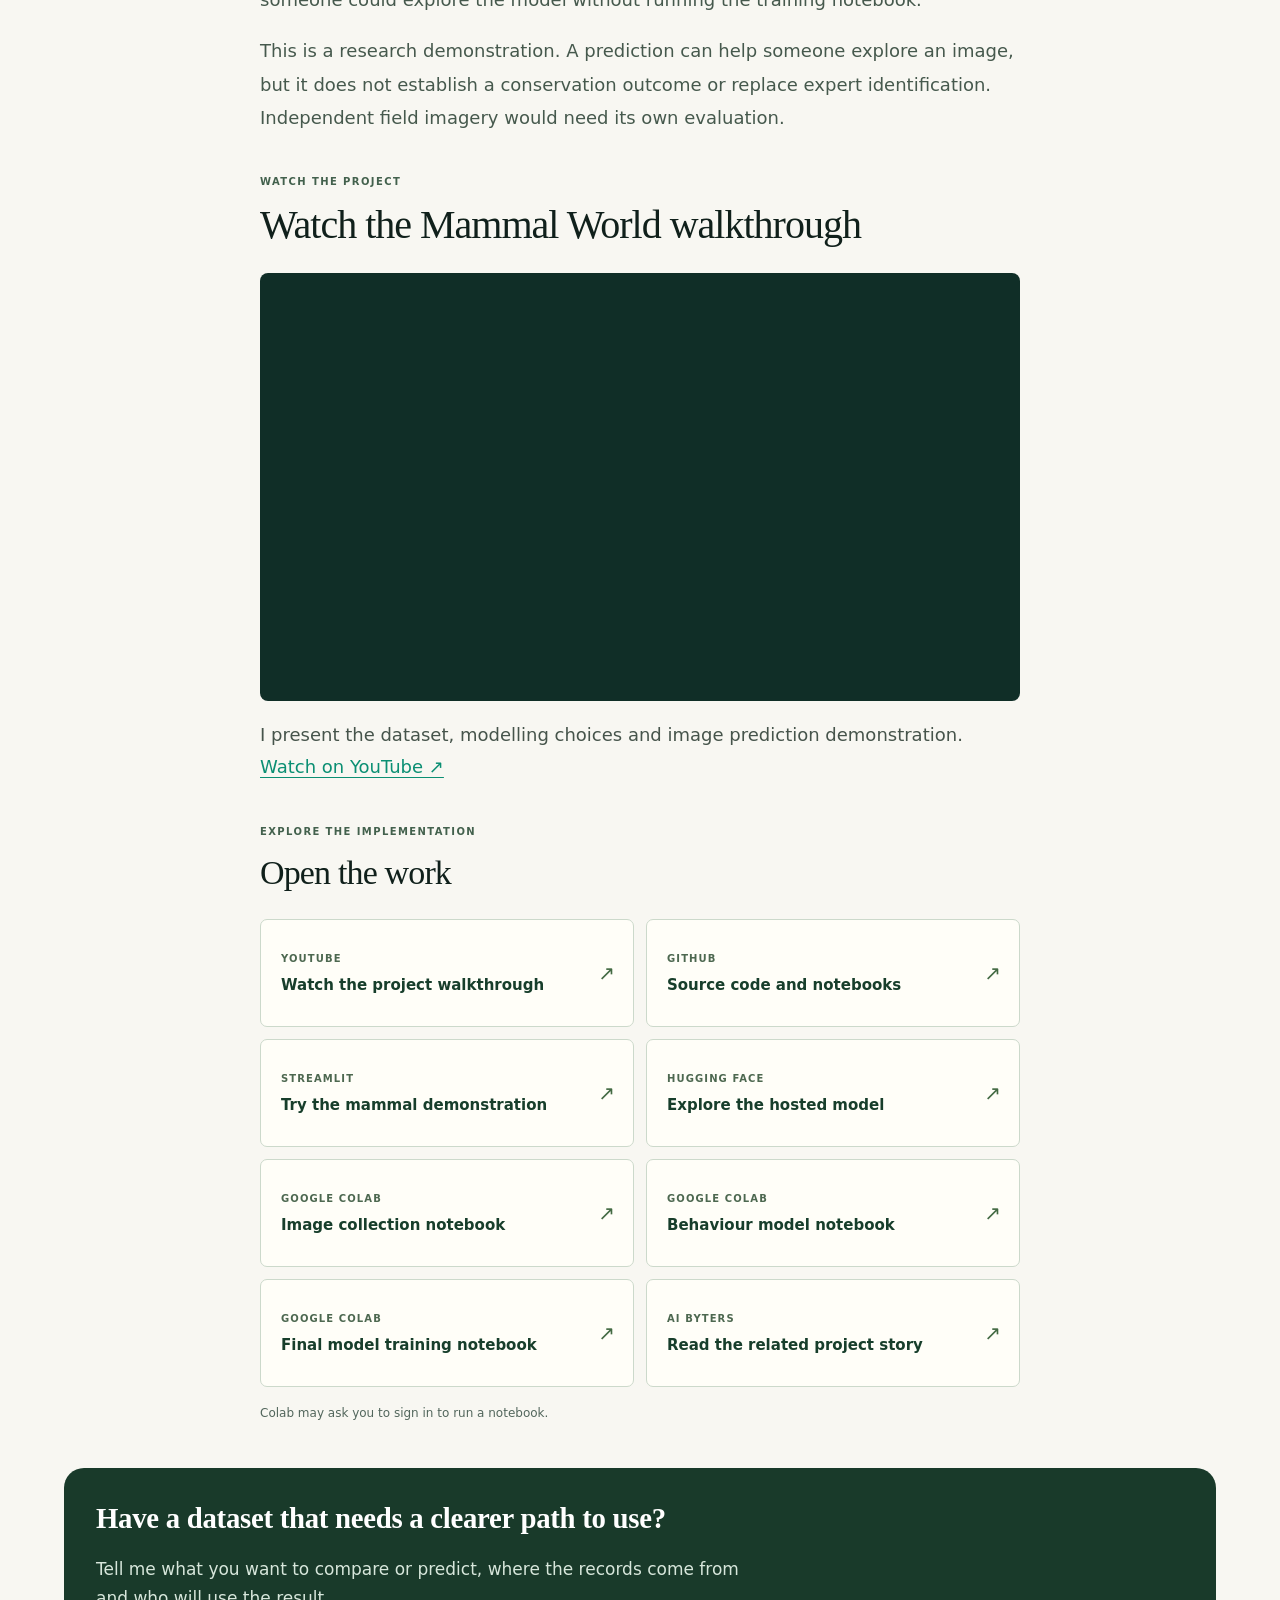
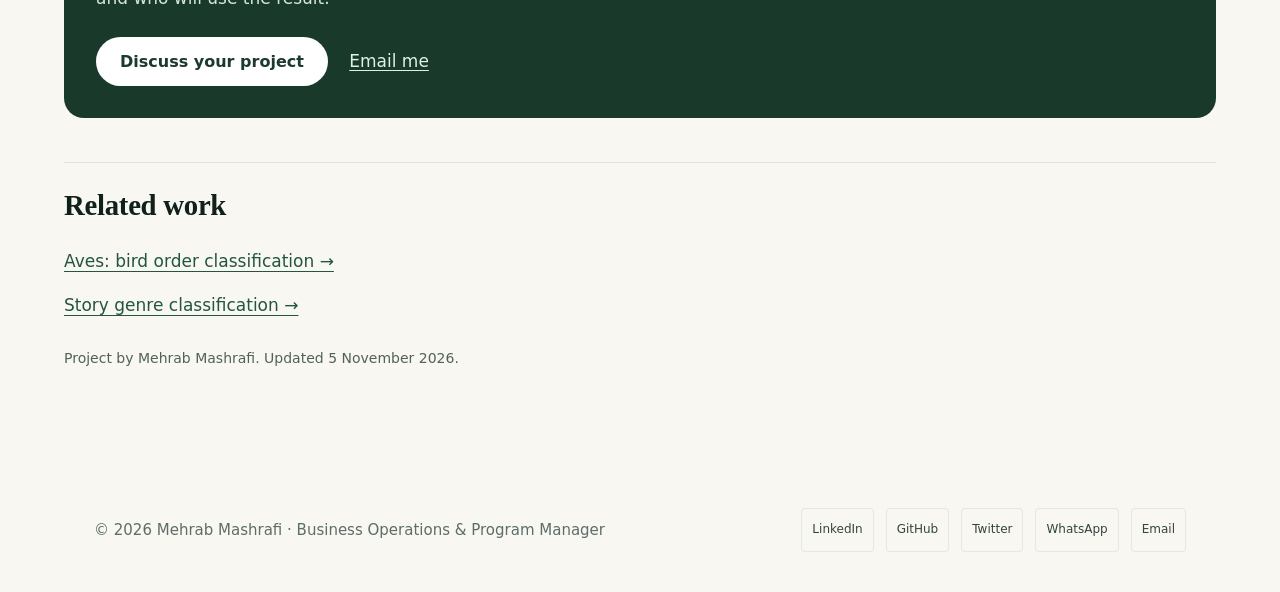
<file: projects/mammal-world.html>
<!DOCTYPE html>
<html lang="en"><head><meta charset="UTF-8"><meta name="viewport" content="width=device-width, initial-scale=1"><title>Mammal World: from wildlife images to predictions | Mehrab Mashrafi</title><meta name="description" content="I built a computer vision experiment around 103 mammal species from the Indian subcontinent, combining species identification with an exploration of visible animal behaviour."><link rel="canonical" href="https://2mdipro7.github.io/projects/mammal-world.html"><meta property="og:type" content="article"><meta property="og:title" content="Mammal World: from wildlife images to predictions"><meta property="og:description" content="I built a computer vision experiment around 103 mammal species from the Indian subcontinent, combining species identification with an exploration of visible animal behaviour."><meta property="og:url" content="https://2mdipro7.github.io/projects/mammal-world.html"><meta name="twitter:card" content="summary_large_image"><meta property="og:image" content="https://2mdipro7.github.io/resources/case-studies/covers/mammal-world.webp"><meta property="og:image:alt" content="Mammal World project cover representing mammal image classification and species research."><meta name="theme-color" content="#1c3a30"><link rel="icon" href="../resources/images/mylogo_dark.svg"><link rel="stylesheet" href="../style.css?v=20261024"><link rel="stylesheet" href="../case-studies.css?v=20261106-links"><script type="application/ld+json">{"@context":"https://schema.org","@type":"Article","headline":"Mammal World: from wildlife images to predictions","description":"I built a computer vision experiment around 103 mammal species from the Indian subcontinent, combining species identification with an exploration of visible animal behaviour.","url":"https://2mdipro7.github.io/projects/mammal-world.html","author":{"@type":"Person","name":"Mehrab Mashrafi","url":"https://2mdipro7.github.io/"},"about":"Computer vision"}</script></head><body class="case-collection-page"><a class="skip-link" href="#main">Skip to content</a><header class="site-header">
        <div class="wrap nav-inner">
            <a class="brand" href="../index.html" aria-label="Mehrab Mashrafi, home">
                <img src="../resources/images/mylogo_dark.svg" alt="" width="34" height="34">
                <span>Mehrab Mashrafi</span>
            </a>
            <button class="nav-toggle" aria-expanded="false" aria-controls="nav-links" aria-label="Open menu"><i class="fas fa-bars"></i></button>
            <ul class="nav-links" id="nav-links">
                <li><a href="../index.html#story">Story</a></li>
                <li><a href="../index.html#services">Services</a></li>
                <li><a href="../index.html#approach">Approach</a></li>
                <li><a href="../index.html#work">Work</a></li>
                <li><a href="../index.html#background">Background</a></li>
                <li><a class="nav-cv" href="../resources/Mehrab_Mashrafi_CV.pdf" download="Mehrab_Mashrafi_CV.pdf"><i class="fas fa-file-arrow-down"></i>CV</a></li>
                <li><a class="btn btn-primary" href="https://calendly.com/2mdipro7/30min" target="_blank" rel="noopener">Book a call</a></li>
            </ul>
        </div>
    </header><main id="main"><article class="study-shell"><a class="study-back" href="index.html">← All case studies</a><header class="study-heading"><p class="study-kicker">Mammal World · Computer vision</p><h1>Mammal World: from wildlife images to predictions</h1><p class="study-lead">I built a computer vision experiment around 103 mammal species from the Indian subcontinent, combining species identification with an exploration of visible animal behaviour.</p></header><figure class="case-cover"><img srcset="../resources/case-studies/covers/mammal-world-800.webp 800w, ../resources/case-studies/covers/mammal-world.webp 1600w" sizes="(max-width:720px) calc(100vw - 40px), 1152px" src="../resources/case-studies/covers/mammal-world.webp" alt="Mammal World project cover representing mammal image classification and species research." width="1600" height="900" fetchpriority="high" decoding="async"><figcaption>Project cover artwork. A computer vision research project covering 103 mammal species.</figcaption></figure><dl class="study-facts case-role"><div><dt>My role</dt><dd>My contribution: species research, image curation, transfer learning and demonstration</dd></div><div><dt>Tools and scope</dt><dd>103 species · ResNet34 and ResNet101 · Fastai · Streamlit</dd></div><div><dt>Context</dt><dd>Personal research and portfolio project</dd></div></dl>
<nav class="project-shortcuts" aria-label="Project shortcuts"><a href="#project-walkthrough">Watch the walkthrough <span aria-hidden="true">↗</span></a><a href="https://mammal-world.streamlit.app/" target="_blank" rel="noopener">Try the mammal demonstration <span aria-hidden="true">↗</span></a><a href="https://github.com/2mdipro7/mammal-world" target="_blank" rel="noopener">View on GitHub <span aria-hidden="true">↗</span></a><a href="#project-resources">Notebooks and project links <span aria-hidden="true">↗</span></a></nav><div class="study-reading"><section class="story-chapter" aria-labelledby="chapter-01"><p class="story-label">01 / The situation</p><h2 id="chapter-01">Start with the animals and their labels</h2><p>Species identification depends on more than collecting a folder of animal pictures. I needed a defined set of mammals, reference information and images that matched the intended labels before I could train a useful classifier.</p><p>I focused on mammals from the Indian subcontinent. The project explored whether one image workflow could return a species prediction and a behaviour prediction, while keeping the data preparation visible.</p></section>
<section class="story-chapter" aria-labelledby="chapter-02"><p class="story-label">02 / My role</p><h2 id="chapter-02">Curate the data before training</h2><p>I collected mammal records from the <a href="https://indiabiodiversity.org" target="_blank" rel="noopener">India Biodiversity Portal</a> and checked species information against reference sources including <a href="https://animaldiversity.org" target="_blank" rel="noopener">Animal Diversity Web</a>. I then gathered and cleaned imagery for 103 selected species, organising it into labelled directories.</p><p>I collected descriptive information, taxonomy and habitat details alongside the images. I also explored image augmentation, including simulated nighttime imagery. That expanded the training material; it did not establish performance on real nighttime wildlife photographs.</p></section>
<section class="study-workflow process-map" aria-label="Project workflow"><h2>From curated images to species and behaviour predictions</h2><ol><li><span>01</span><p>Species references</p></li><li><span>02</span><p>Curated mammal images</p></li><li><span>03</span><p>Behaviour model predictions</p></li><li><span>04</span><p>Species + behaviour training</p></li><li><span>05</span><p>Image inference</p></li></ol><p class="study-note">Behaviour predictions generated by a model remain distinct from expert observed labels.</p></section>
<section class="story-chapter" aria-labelledby="chapter-03"><p class="story-label">03 / How it works</p><h2 id="chapter-03">Connect species and behaviour carefully</h2><p>I trained a behaviour model using transfer learning with ResNet34, then applied it to the main image dataset. I incorporated those predicted behaviour labels into the later workflow and used ResNet101 for the main model.</p><p>This created an important distinction: a behaviour label supplied by a model is a prediction, not a verified observation. That distinction matters when interpreting the later model outputs or considering a new use for the dataset.</p></section>
<section class="story-chapter" aria-labelledby="chapter-04"><p class="story-label">04 / The outcome</p><h2 id="chapter-04">An inspectable model and an image demonstration</h2><p>The project brought reference collection, image curation, training and inference into one workflow. I built demonstrations on Hugging Face and Streamlit so someone could explore the model without running the training notebook.</p><p>This is a research demonstration. A prediction can help someone explore an image, but it does not establish a conservation outcome or replace expert identification. Independent field imagery would need its own evaluation.</p></section>
<section class="story-chapter" aria-labelledby="project-walkthrough"><p class="story-label">Watch the project</p><h2 id="project-walkthrough">Watch the Mammal World walkthrough</h2><div class="case-video"><iframe width="960" height="540" src="https://www.youtube-nocookie.com/embed/bAm37ikyFGY" title="Watch the Mammal World walkthrough, presented by Mehrab Mashrafi" loading="lazy" allow="accelerometer; autoplay; clipboard-write; encrypted-media; gyroscope; picture-in-picture; web-share" referrerpolicy="strict-origin-when-cross-origin" allowfullscreen></iframe></div><p class="study-note">I present the dataset, modelling choices and image prediction demonstration. <a href="https://www.youtube.com/watch?v=bAm37ikyFGY" target="_blank" rel="noopener">Watch on YouTube ↗</a></p></section>
<section class="project-resources study-reading" id="project-resources" aria-labelledby="resources-heading"><p class="story-label">Explore the implementation</p><h2 id="resources-heading">Open the work</h2><ul class="resource-buttons"><li><a href="https://www.youtube.com/watch?v=bAm37ikyFGY" target="_blank" rel="noopener"><span class="resource-platform">YouTube</span><strong>Watch the project walkthrough</strong><span class="resource-arrow" aria-hidden="true">↗</span></a></li><li><a href="https://github.com/2mdipro7/mammal-world" target="_blank" rel="noopener"><span class="resource-platform">GitHub</span><strong>Source code and notebooks</strong><span class="resource-arrow" aria-hidden="true">↗</span></a></li><li><a href="https://mammal-world.streamlit.app/" target="_blank" rel="noopener"><span class="resource-platform">Streamlit</span><strong>Try the mammal demonstration</strong><span class="resource-arrow" aria-hidden="true">↗</span></a></li><li><a href="https://huggingface.co/spaces/dipro7/mammals-of-india" target="_blank" rel="noopener"><span class="resource-platform">Hugging Face</span><strong>Explore the hosted model</strong><span class="resource-arrow" aria-hidden="true">↗</span></a></li><li><a href="https://colab.research.google.com/drive/1MB6SqMxQL-d7uKEQTw1Bzv22m-Mi1ir7?usp=sharing" target="_blank" rel="noopener"><span class="resource-platform">Google Colab</span><strong>Image collection notebook</strong><span class="resource-arrow" aria-hidden="true">↗</span></a></li><li><a href="https://colab.research.google.com/drive/1blpMrT_71oER3HeUWQiH4xTBsmzeHMhf?usp=sharing" target="_blank" rel="noopener"><span class="resource-platform">Google Colab</span><strong>Behaviour model notebook</strong><span class="resource-arrow" aria-hidden="true">↗</span></a></li><li><a href="https://colab.research.google.com/drive/1P8kzuABcCqvLawsC9XYHY_KZ9ngt0xj7?usp=sharing" target="_blank" rel="noopener"><span class="resource-platform">Google Colab</span><strong>Final model training notebook</strong><span class="resource-arrow" aria-hidden="true">↗</span></a></li><li><a href="https://www.aibyters.com/case-studies/mammal-world" target="_blank" rel="noopener"><span class="resource-platform">AI Byters</span><strong>Read the related project story</strong><span class="resource-arrow" aria-hidden="true">↗</span></a></li></ul><p class="resource-note">Colab may ask you to sign in to run a notebook.</p></section></div><section class="study-contact"><h2>Have a dataset that needs a clearer path to use?</h2><p>Tell me what you want to compare or predict, where the records come from and who will use the result.</p><a class="btn btn-light" href="https://calendly.com/2mdipro7/30min" target="_blank" rel="noopener">Discuss your project</a> <a class="study-email" href="mailto:mm4mashrafi@gmail.com?subject=Project%20enquiry%3A%20Mammal%20World%3A%20from%20wildlife%20images%20to%20predictions">Email me</a></section><nav aria-label="Related case studies" class="study-related"><h2>Related work</h2><a href="aves-order-classifier.html">Aves: bird order classification →</a><a href="story-genre-classifier.html">Story genre classification →</a></nav><p class="study-note">Project by Mehrab Mashrafi. Updated <time datetime="2026-11-05">5 November 2026</time>.</p></article></main><footer class="site-footer">
        <div class="wrap footer-inner">
            <div>
                <div>&copy; 2026 Mehrab Mashrafi · Business Operations &amp; Program Manager</div>
                <div id="clock" aria-live="off"></div>
            </div>
            <ul class="socials">
                <li><a href="https://www.linkedin.com/in/2mdipro7" target="_blank" rel="noopener" aria-label="LinkedIn">LinkedIn</a></li>
                <li><a href="https://github.com/2mdipro7" target="_blank" rel="noopener" aria-label="GitHub">GitHub</a></li>
                <li><a href="https://twitter.com/dipro7mufc" target="_blank" rel="noopener" aria-label="Twitter">Twitter</a></li>
                <li><a href="https://wa.me/+8801646302935" target="_blank" rel="noopener" aria-label="WhatsApp">WhatsApp</a></li>
                <li><a href="mailto:mm4mashrafi@gmail.com" aria-label="Email">Email</a></li>
            </ul>
        </div>
    </footer><script src="../js/site.js?v=20261004b"></script></body></html>
</file>
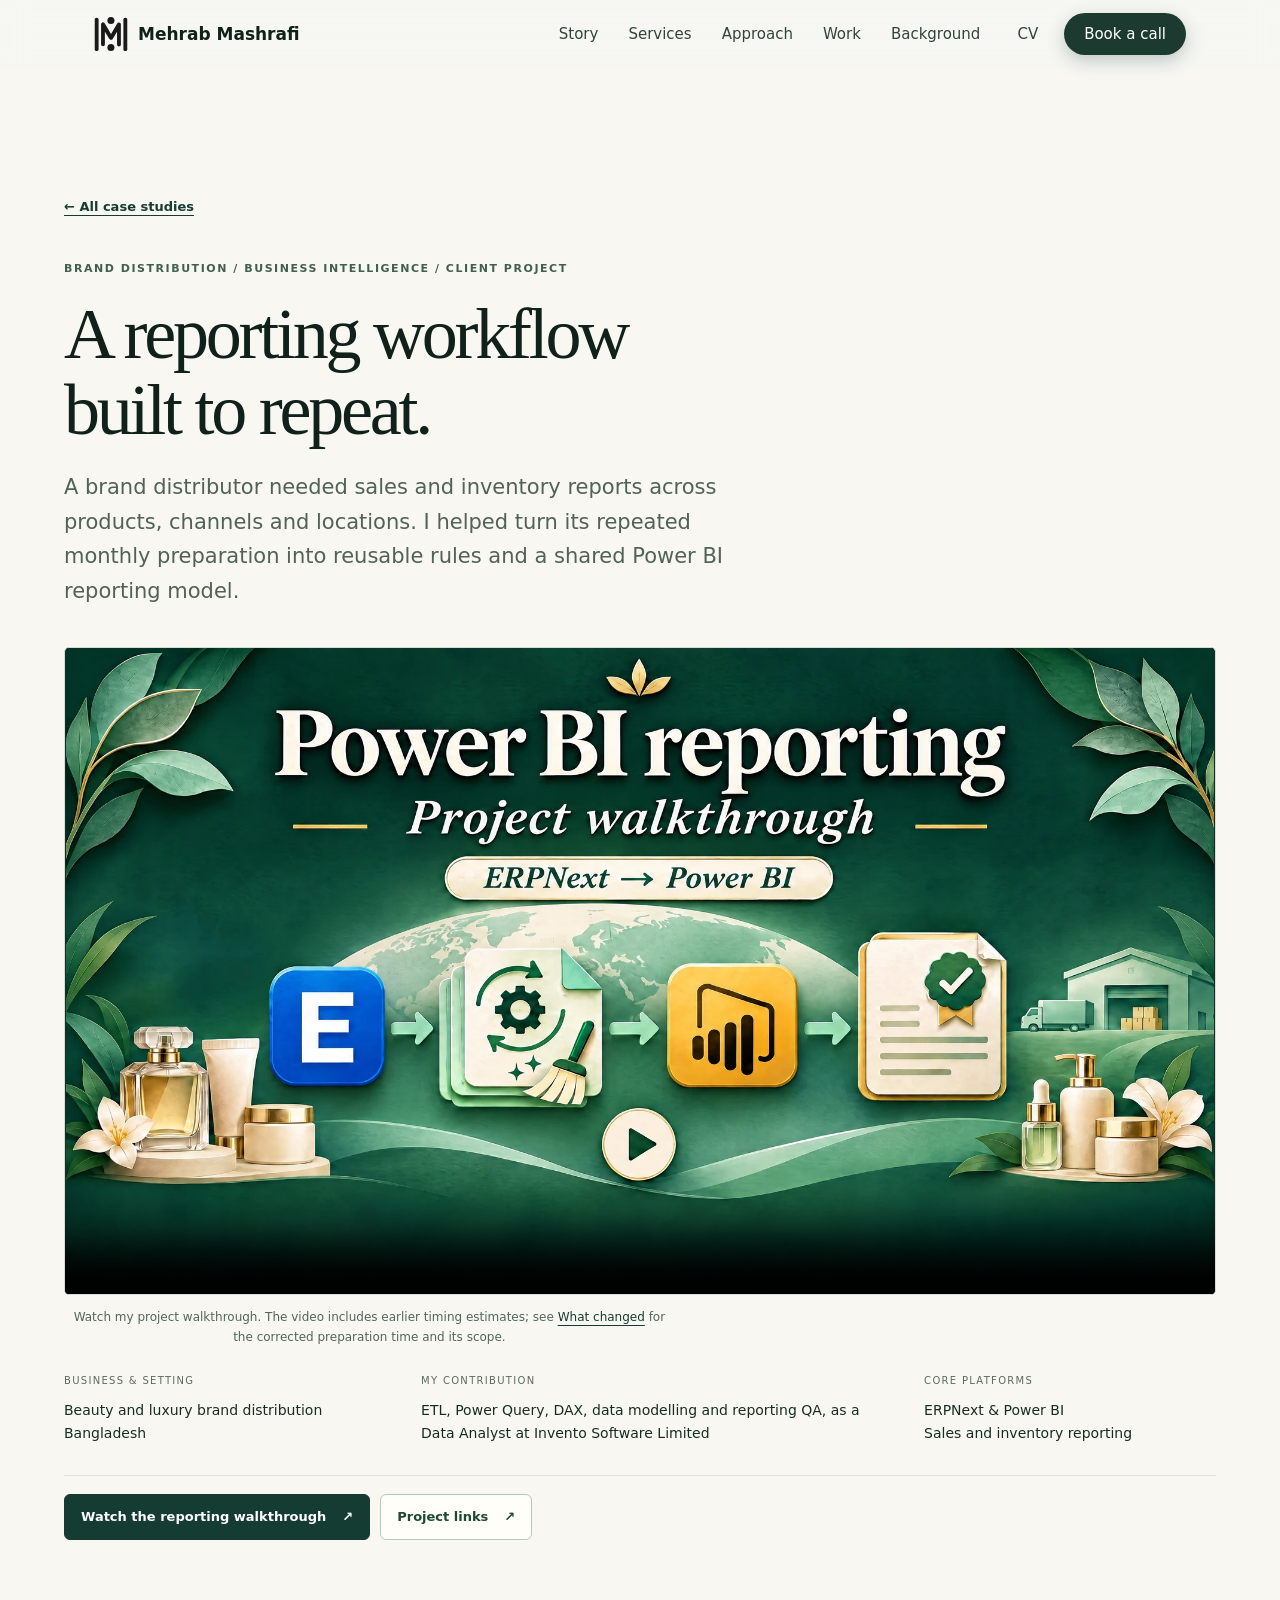
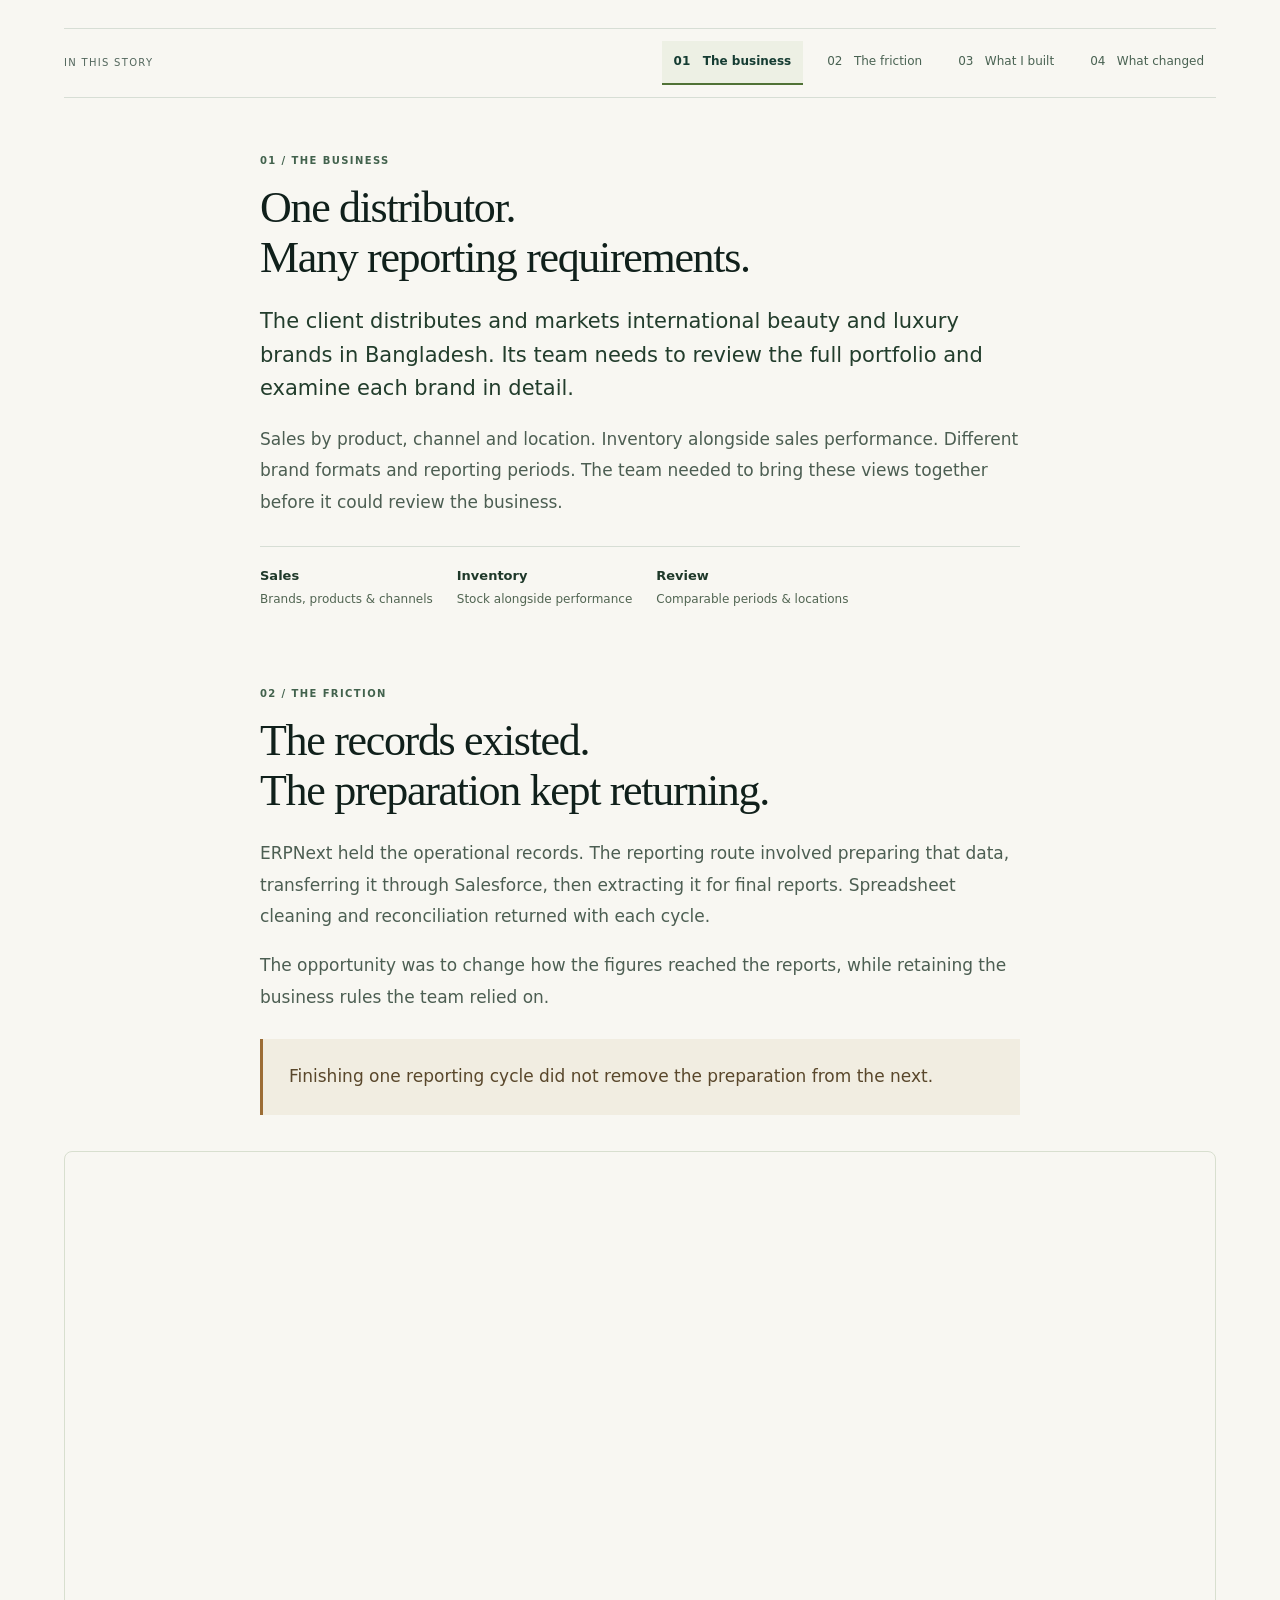
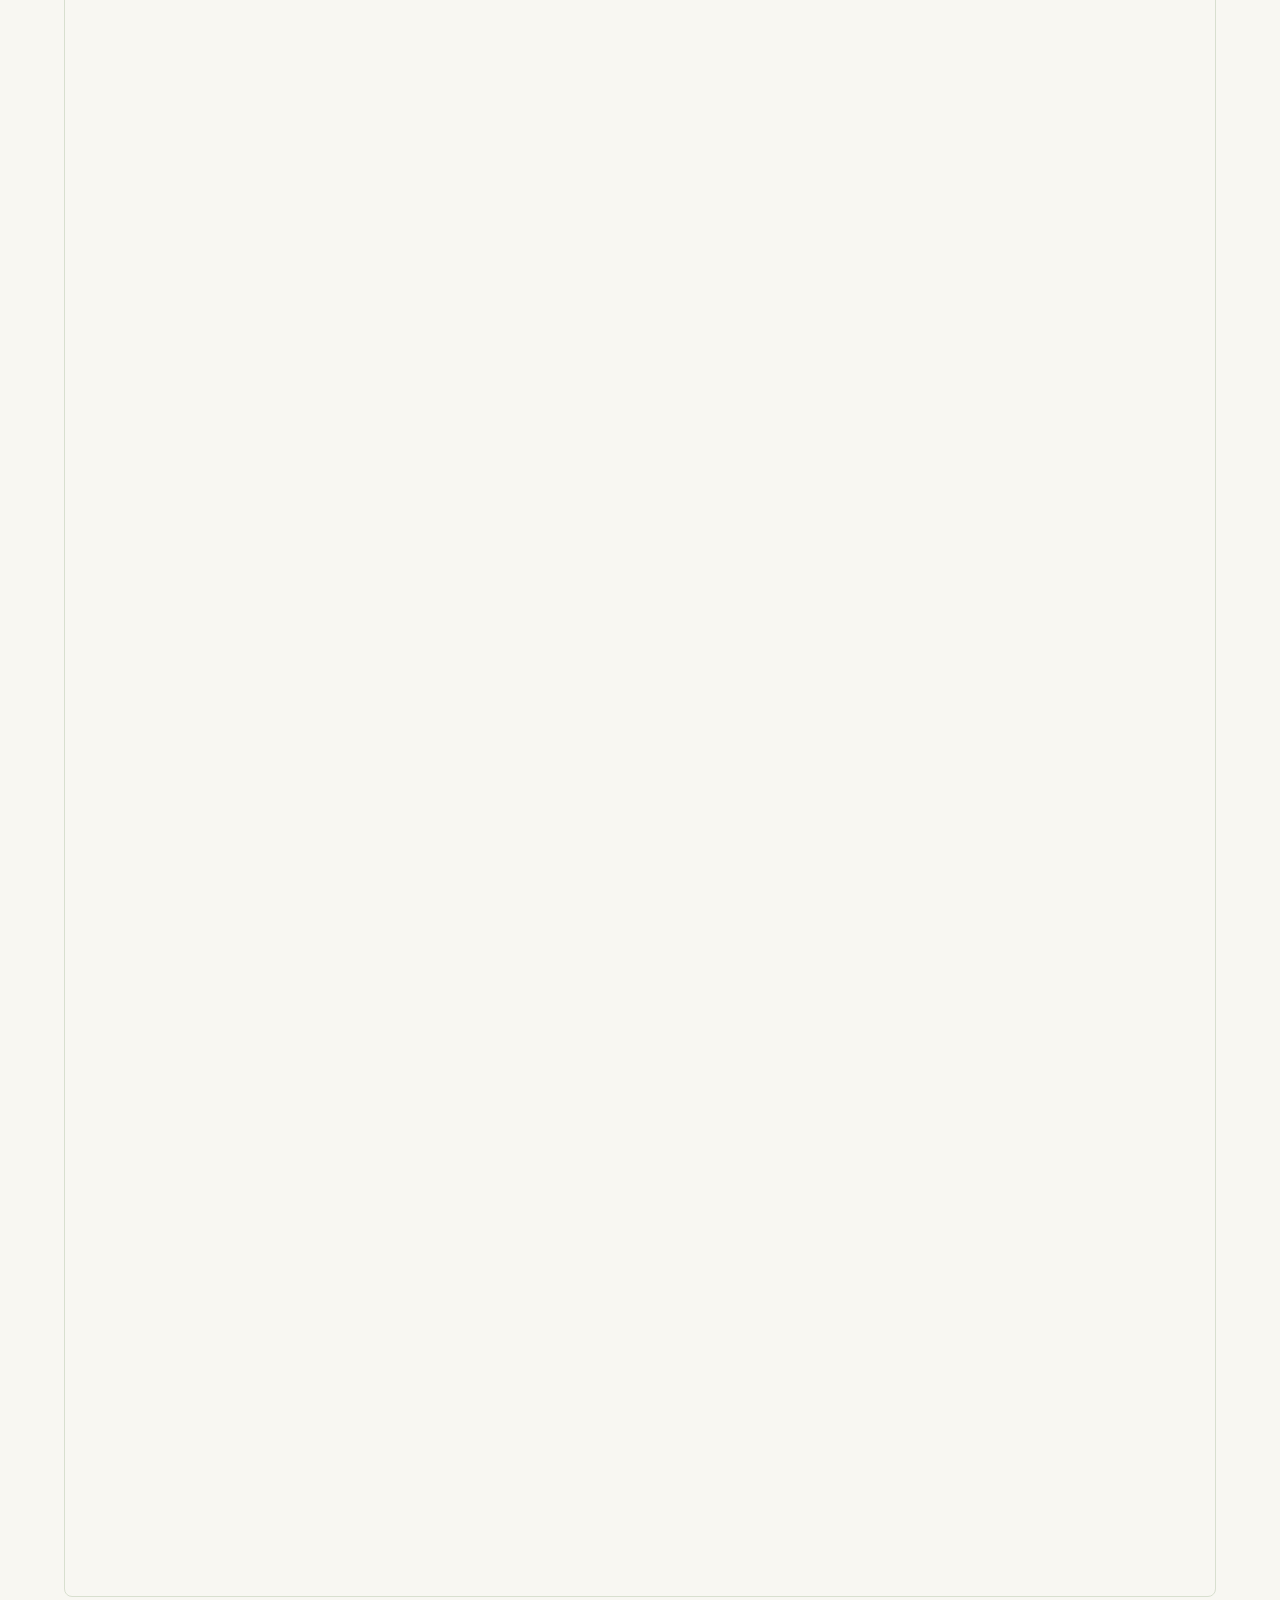
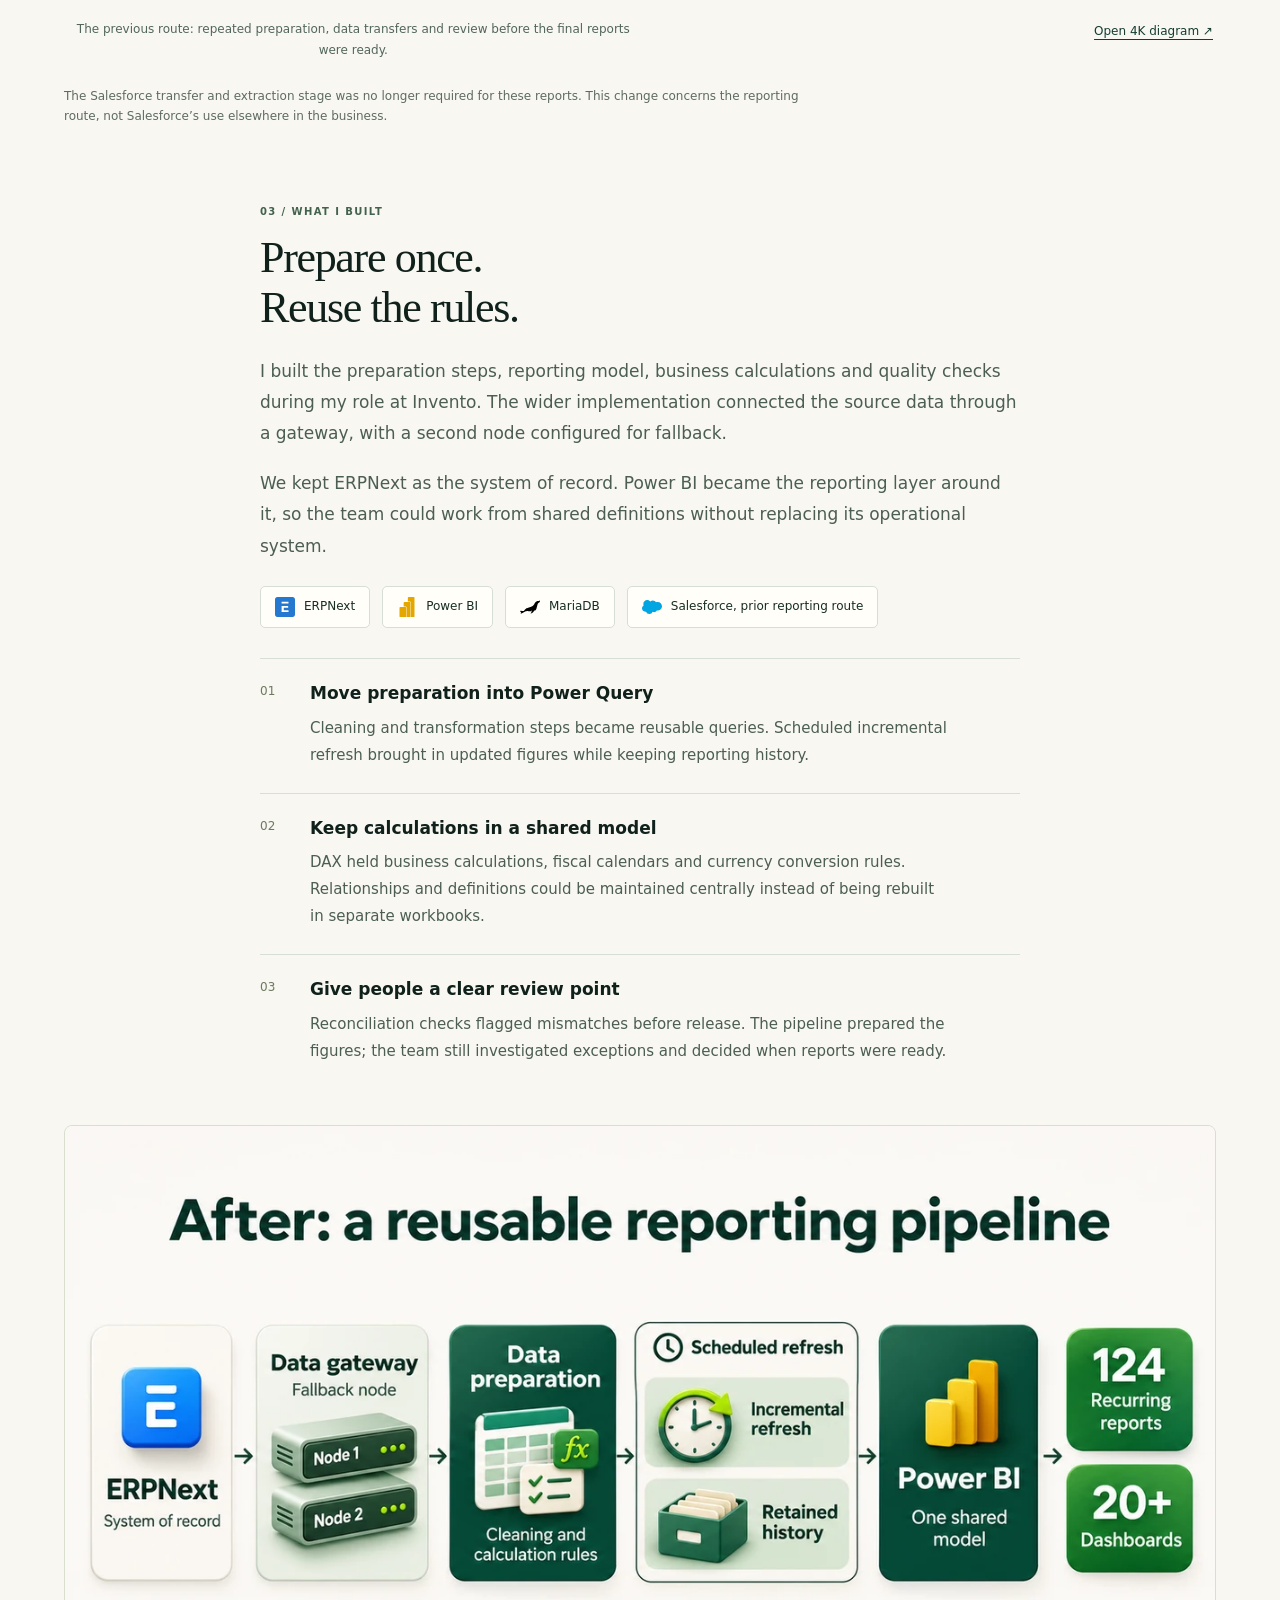
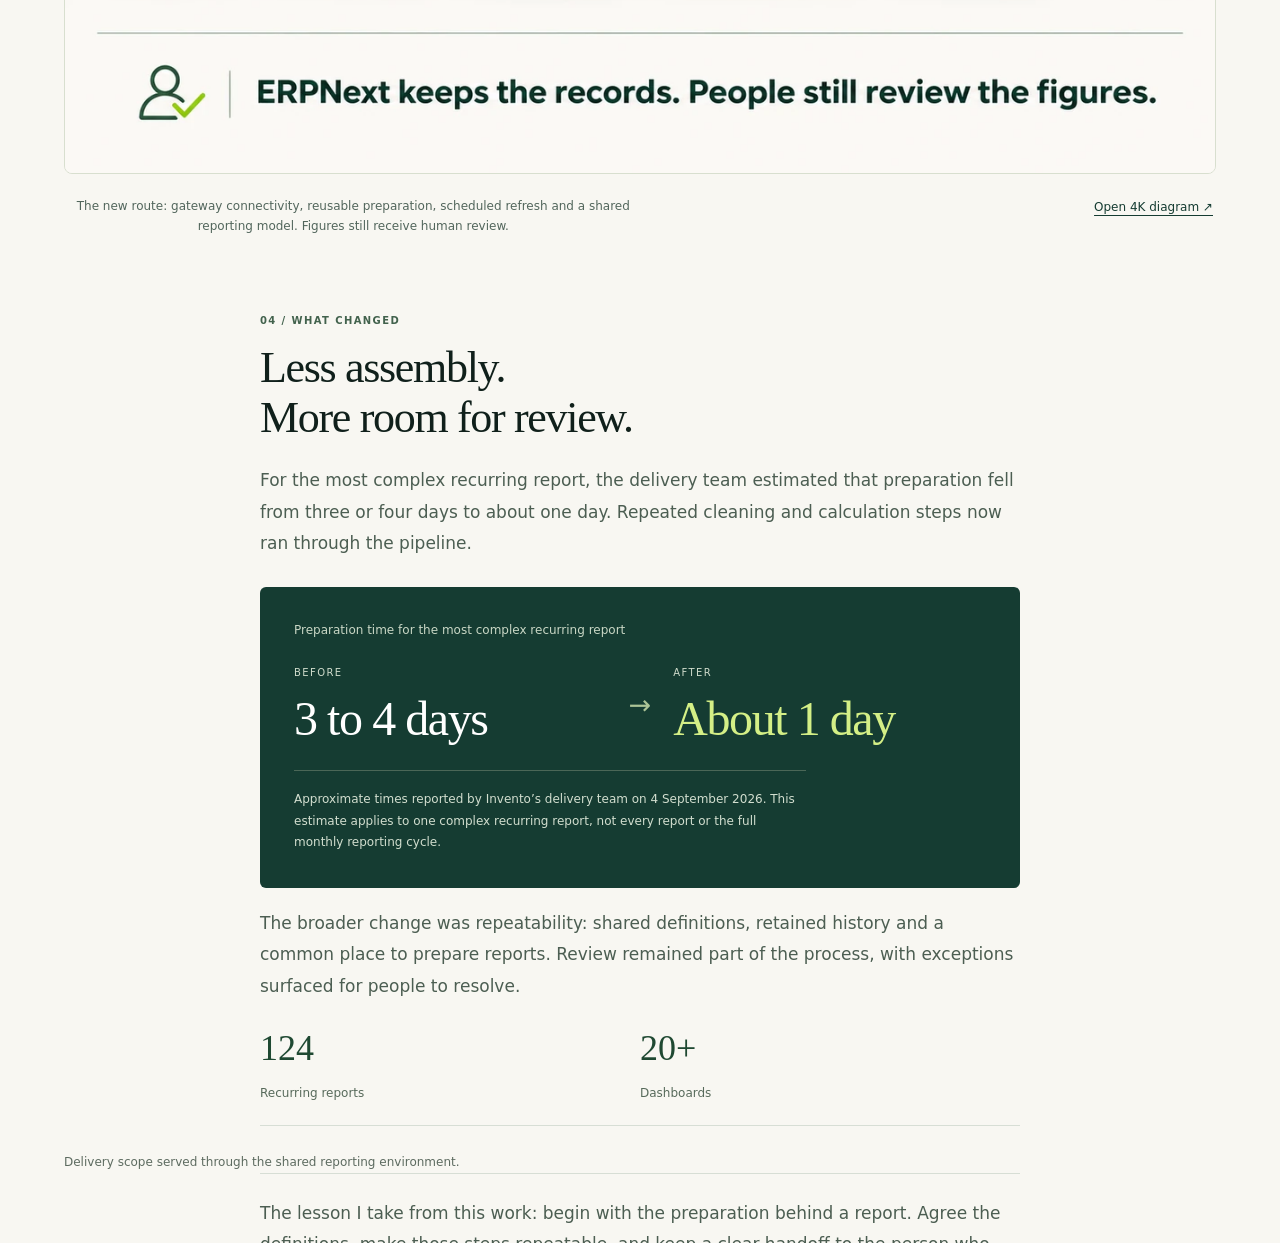
<file: projects/power-bi-reporting-automation.html>
<!DOCTYPE html>
<html lang="en"><head><meta charset="UTF-8"><meta name="viewport" content="width=device-width, initial-scale=1">
<title>A reporting workflow built to repeat | Mehrab Mashrafi</title><meta name="description" content="How I built reusable preparation rules, a shared Power BI model and reporting checks for a beauty and luxury brand distributor in Bangladesh.">
<link rel="canonical" href="https://2mdipro7.github.io/projects/power-bi-reporting-automation.html">
<meta property="og:type" content="article"><meta property="og:title" content="A reporting workflow built to repeat">
<meta property="og:description" content="How I built reusable preparation rules, a shared Power BI model and reporting checks for a beauty and luxury brand distributor in Bangladesh."><meta property="og:url" content="https://2mdipro7.github.io/projects/power-bi-reporting-automation.html">
<meta property="og:image" content="https://2mdipro7.github.io/resources/case-studies/covers/masters/power-bi-reporting-automation.png"><meta property="og:image:width" content="3504"><meta property="og:image:height" content="2336"><meta property="og:image:alt" content="ERPNext records move through reusable preparation into a shared Power BI model and reviewed brand reports.">
<meta name="twitter:card" content="summary_large_image"><meta name="theme-color" content="#153c32">
<link rel="icon" href="../resources/images/mylogo_dark.svg"><link rel="stylesheet" href="../style.css?v=20261024"><link rel="stylesheet" href="../case-studies.css?v=20261106-links"><link rel="stylesheet" href="power-bi-reporting.css?v=20261105-visual-story">
<script type="application/ld+json">{"@context": "https://schema.org", "@type": "Article", "headline": "A reporting workflow built to repeat", "description": "How I built reusable preparation rules, a shared Power BI model and reporting checks for a beauty and luxury brand distributor in Bangladesh.", "image": "https://2mdipro7.github.io/resources/case-studies/covers/masters/power-bi-reporting-automation.png", "author": {"@type": "Person", "name": "Mehrab Mashrafi", "url": "https://2mdipro7.github.io/"}, "dateModified": "2026-11-06"}</script></head>
<body class="case-collection-page reporting-case"><a class="skip-link" href="#main">Skip to content</a><header class="site-header">
        <div class="wrap nav-inner">
            <a class="brand" href="../index.html" aria-label="Mehrab Mashrafi, home">
                <img src="../resources/images/mylogo_dark.svg" alt="" width="34" height="34">
                <span>Mehrab Mashrafi</span>
            </a>
            <button class="nav-toggle" aria-expanded="false" aria-controls="nav-links" aria-label="Open menu"><i class="fas fa-bars"></i></button>
            <ul class="nav-links" id="nav-links">
                <li><a href="../index.html#story">Story</a></li>
                <li><a href="../index.html#services">Services</a></li>
                <li><a href="../index.html#approach">Approach</a></li>
                <li><a href="../index.html#work">Work</a></li>
                <li><a href="../index.html#background">Background</a></li>
                <li><a class="nav-cv" href="../resources/Mehrab_Mashrafi_CV.pdf" download="Mehrab_Mashrafi_CV.pdf"><i class="fas fa-file-arrow-down"></i>CV</a></li>
                <li><a class="btn btn-primary" href="https://calendly.com/2mdipro7/30min" target="_blank" rel="noopener">Book a call</a></li>
            </ul>
        </div>
    </header><main id="main"><article class="study-shell">
<a class="study-back" href="index.html">← All case studies</a>
<header class="study-heading"><p class="study-kicker">Brand distribution / Business intelligence / Client project</p>
<h1>A reporting workflow<br>built to repeat.</h1>
<p class="study-lead">A brand distributor needed sales and inventory reports across products, channels and locations. I helped turn its repeated monthly preparation into reusable rules and a shared Power BI reporting model.</p></header>
<figure class="study-figure hero-video" id="project-walkthrough"><video controls playsinline preload="metadata" poster="../resources/case-studies/bestinbrands/video-poster-illustrated.webp" aria-label="Power BI reporting project walkthrough" aria-describedby="walkthrough-caption"><source src="../resources/case-studies/power-bi-reporting.mp4" type="video/mp4">Your browser does not support embedded video. <a href="../resources/case-studies/power-bi-reporting.mp4">Watch the project walkthrough</a>.</video><figcaption id="walkthrough-caption">Watch my project walkthrough. The video includes earlier timing estimates; see <a href="#impact">What changed</a> for the corrected preparation time and its scope.</figcaption></figure>
<dl class="study-facts"><div><dt>Business &amp; setting</dt><dd>Beauty and luxury brand distribution<br>Bangladesh</dd></div><div><dt>My contribution</dt><dd>ETL, Power Query, DAX, data modelling and reporting QA, as a Data Analyst at Invento Software Limited</dd></div><div><dt>Core platforms</dt><dd>ERPNext &amp; Power BI<br>Sales and inventory reporting</dd></div></dl>
<nav class="project-shortcuts" aria-label="Project shortcuts"><a href="#project-walkthrough">Watch the reporting walkthrough <span aria-hidden="true">↗</span></a><a href="#project-resources">Project links <span aria-hidden="true">↗</span></a></nav>
<div class="story-layout"><nav class="story-index toc" aria-label="In this case study"><p>In this story</p><a href="#context">01 &nbsp; The business</a><a href="#problem">02 &nbsp; The friction</a><a href="#build">03 &nbsp; What I built</a><a href="#impact">04 &nbsp; What changed</a></nav>
<div class="story-content">
<section class="story-section" id="context"><p class="chapter-label">01 / The business</p><h2>One distributor.<br>Many reporting requirements.</h2>
<p class="editorial-intro">The client distributes and markets international beauty and luxury brands in Bangladesh. Its team needs to review the full portfolio and examine each brand in detail.</p>
<p>Sales by product, channel and location. Inventory alongside sales performance. Different brand formats and reporting periods. The team needed to bring these views together before it could review the business.</p>
<div class="context-strip"><span><strong>Sales</strong>Brands, products &amp; channels</span><span><strong>Inventory</strong>Stock alongside performance</span><span><strong>Review</strong>Comparable periods &amp; locations</span></div></section>
<section class="story-section" id="problem"><p class="chapter-label">02 / The friction</p><h2>The records existed.<br>The preparation kept returning.</h2>
<p>ERPNext held the operational records. The reporting route involved preparing that data, transferring it through Salesforce, then extracting it for final reports. Spreadsheet cleaning and reconciliation returned with each cycle.</p>
<p>The opportunity was to change how the figures reached the reports, while retaining the business rules the team relied on.</p>
<div class="friction-note"><p>Finishing one reporting cycle did not remove the preparation from the next.</p></div>
<figure class="visual-story"><a class="diagram-open" href="../resources/case-studies/bestinbrands/visual-story/before-v2-4k.png" target="_blank" rel="noopener" aria-label="Open before reporting diagram at full resolution"><picture><source media="(max-width:720px)" srcset="../resources/case-studies/bestinbrands/visual-story/before-v2-mobile-720.webp 720w, ../resources/case-studies/bestinbrands/visual-story/before-v2-mobile-1080.webp 1080w, ../resources/case-studies/bestinbrands/visual-story/before-v2-mobile-2160.webp 2160w" sizes="calc(100vw - 40px)" width="2160" height="3840"><img src="../resources/case-studies/bestinbrands/visual-story/before-v2-1920.webp" srcset="../resources/case-studies/bestinbrands/visual-story/before-v2-1280.webp 1280w, ../resources/case-studies/bestinbrands/visual-story/before-v2-1920.webp 1920w, ../resources/case-studies/bestinbrands/visual-story/before-v2-3840.webp 3840w" sizes="(max-width:1200px) calc(100vw - 48px), 1152px" width="3840" height="2160" alt="Earlier workflow: ERPNext business records, cleaning and reconciliation, transfer of prepared data through a reporting handoff, then extraction and review of final reports. Preparation and transfers repeated every reporting cycle." loading="lazy" decoding="async"></picture></a><figcaption><span>The previous route: repeated preparation, data transfers and review before the final reports were ready.</span><a href="../resources/case-studies/bestinbrands/visual-story/before-v2-4k.png" target="_blank" rel="noopener">Open 4K diagram ↗</a></figcaption></figure>
<p class="flow-caption">The Salesforce transfer and extraction stage was no longer required for these reports. This change concerns the reporting route, not Salesforce’s use elsewhere in the business.</p></section>
<section class="story-section" id="build"><p class="chapter-label">03 / What I built</p><h2>Prepare once.<br>Reuse the rules.</h2>
<p>I built the preparation steps, reporting model, business calculations and quality checks during my role at Invento. The wider implementation connected the source data through a gateway, with a second node configured for fallback.</p>
<p>We kept ERPNext as the system of record. Power BI became the reporting layer around it, so the team could work from shared definitions without replacing its operational system.</p>
<div class="platforms" aria-label="Project technology"><span class="platform erp"><img src="../resources/case-studies/bestinbrands/erpnext.svg" alt="" width="20" height="20">ERPNext</span><span class="platform power"><img src="../resources/case-studies/bestinbrands/powerbi.svg" alt="" width="20" height="20">Power BI</span><span class="platform"><img src="../resources/case-studies/bestinbrands/mariadb.svg" alt="" width="20" height="20">MariaDB</span><span class="platform sf"><img src="../resources/case-studies/bestinbrands/salesforce.svg" alt="" width="20" height="20">Salesforce, prior reporting route</span></div>
<div class="build-decisions"><div class="build-decision"><span>01</span><div><h3>Move preparation into Power Query</h3><p>Cleaning and transformation steps became reusable queries. Scheduled incremental refresh brought in updated figures while keeping reporting history.</p></div></div><div class="build-decision"><span>02</span><div><h3>Keep calculations in a shared model</h3><p>DAX held business calculations, fiscal calendars and currency conversion rules. Relationships and definitions could be maintained centrally instead of being rebuilt in separate workbooks.</p></div></div><div class="build-decision"><span>03</span><div><h3>Give people a clear review point</h3><p>Reconciliation checks flagged mismatches before release. The pipeline prepared the figures; the team still investigated exceptions and decided when reports were ready.</p></div></div></div>
<figure class="visual-story"><a class="diagram-open" href="../resources/case-studies/bestinbrands/visual-story/after-4k.png" target="_blank" rel="noopener" aria-label="Open after reporting diagram at full resolution"><picture><source media="(max-width:720px)" srcset="../resources/case-studies/bestinbrands/visual-story/after-mobile-720.webp 720w, ../resources/case-studies/bestinbrands/visual-story/after-mobile-1080.webp 1080w, ../resources/case-studies/bestinbrands/visual-story/after-mobile-2160.webp 2160w" sizes="calc(100vw - 40px)" width="2160" height="3840"><img src="../resources/case-studies/bestinbrands/visual-story/after-1920.webp" srcset="../resources/case-studies/bestinbrands/visual-story/after-1280.webp 1280w, ../resources/case-studies/bestinbrands/visual-story/after-1920.webp 1920w, ../resources/case-studies/bestinbrands/visual-story/after-3840.webp 3840w" sizes="(max-width:1200px) calc(100vw - 48px), 1152px" width="3840" height="2160" alt="New reporting architecture: ERPNext remains the system of record. A two node gateway with fallback supplies reusable cleaning and calculation rules, scheduled incremental refresh and retained history. One shared Power BI model serves 124 recurring reports and more than 20 dashboards. People continue to review the figures." loading="lazy" decoding="async"></picture></a><figcaption><span>The new route: gateway connectivity, reusable preparation, scheduled refresh and a shared reporting model. Figures still receive human review.</span><a href="../resources/case-studies/bestinbrands/visual-story/after-4k.png" target="_blank" rel="noopener">Open 4K diagram ↗</a></figcaption></figure></section>
<section class="story-section" id="impact"><p class="chapter-label">04 / What changed</p><h2>Less assembly.<br>More room for review.</h2>
<p>For the most complex recurring report, the delivery team estimated that preparation fell from three or four days to about one day. Repeated cleaning and calculation steps now ran through the pipeline.</p>
<div class="impact-panel"><p class="impact-heading">Preparation time for the most complex recurring report</p><div class="time-comparison"><div><small>Before</small><strong>3 to 4 days</strong></div><span aria-hidden="true">→</span><div class="after"><small>After</small><strong>About 1 day</strong></div></div><p class="estimate">Approximate times reported by Invento’s delivery team on 4 September 2026. This estimate applies to one complex recurring report, not every report or the full monthly reporting cycle.</p></div>
<p>The broader change was repeatability: shared definitions, retained history and a common place to prepare reports. Review remained part of the process, with exceptions surfaced for people to resolve.</p>
<div class="delivery-scope" aria-label="Delivered reporting scope"><div><strong>124</strong><span>Recurring reports</span></div><div><strong>20+</strong><span>Dashboards</span></div></div><p class="flow-caption">Delivery scope served through the shared reporting environment.</p>
<p class="closing-note">The lesson I take from this work: begin with the preparation behind a report. Agree the definitions, make those steps repeatable, and keep a clear handoff to the person who checks the figures.</p>
</section></div></div>
<section class="project-resources study-reading" id="project-resources" aria-labelledby="resources-heading"><p class="story-label">Explore the implementation</p><h2 id="resources-heading">Open the work</h2><ul class="resource-buttons"><li><a href="#project-walkthrough"><span class="resource-platform">Project video</span><strong>Watch the reporting walkthrough</strong><span class="resource-arrow" aria-hidden="true">↗</span></a></li><li><a href="../resources/case-studies/power-bi-reporting.mp4" target="_blank" rel="noopener"><span class="resource-platform">Video file</span><strong>Open the walkthrough video</strong><span class="resource-arrow" aria-hidden="true">↗</span></a></li><li><a href="https://www.aibyters.com/case-studies/power-bi-reporting-automation" target="_blank" rel="noopener"><span class="resource-platform">AI Byters</span><strong>Read the related project story</strong><span class="resource-arrow" aria-hidden="true">↗</span></a></li></ul></section>
<section class="study-contact"><p class="study-kicker" style="color:#d4ef86">Have a similar reporting challenge?</p><h2>Start with the report<br>your team rebuilds.</h2><p>Bring its sources, calculation rules and deadline. We can work through what can repeat automatically and where your team needs to stay in control.</p><a class="btn btn-light" href="https://calendly.com/2mdipro7/30min" target="_blank" rel="noopener">Talk reporting ↗</a> <a class="study-email" href="mailto:mm4mashrafi@gmail.com?subject=Reporting%20workflow">Email me</a></section>
<nav aria-label="Related case studies" class="study-related"><h2>More work to explore</h2><a href="education-data-pipeline.html">Build confidence in the records behind a dashboard →</a><a href="real-estate-uae.html">Compare UAE property listings by place and price →</a></nav><p class="study-note">Project experience by Mehrab Mashrafi. Updated <time datetime="2026-11-06">6 November 2026</time>.</p>
</article></main><footer class="site-footer">
        <div class="wrap footer-inner">
            <div>
                <div>&copy; 2026 Mehrab Mashrafi · Business Operations &amp; Program Manager</div>
                <div id="clock" aria-live="off"></div>
            </div>
            <ul class="socials">
                <li><a href="https://www.linkedin.com/in/2mdipro7" target="_blank" rel="noopener" aria-label="LinkedIn">LinkedIn</a></li>
                <li><a href="https://github.com/2mdipro7" target="_blank" rel="noopener" aria-label="GitHub">GitHub</a></li>
                <li><a href="https://twitter.com/dipro7mufc" target="_blank" rel="noopener" aria-label="Twitter">Twitter</a></li>
                <li><a href="https://wa.me/+8801646302935" target="_blank" rel="noopener" aria-label="WhatsApp">WhatsApp</a></li>
                <li><a href="mailto:mm4mashrafi@gmail.com" aria-label="Email">Email</a></li>
            </ul>
        </div>
    </footer><script src="../js/site.js?v=20261004b"></script></body></html>
</file>
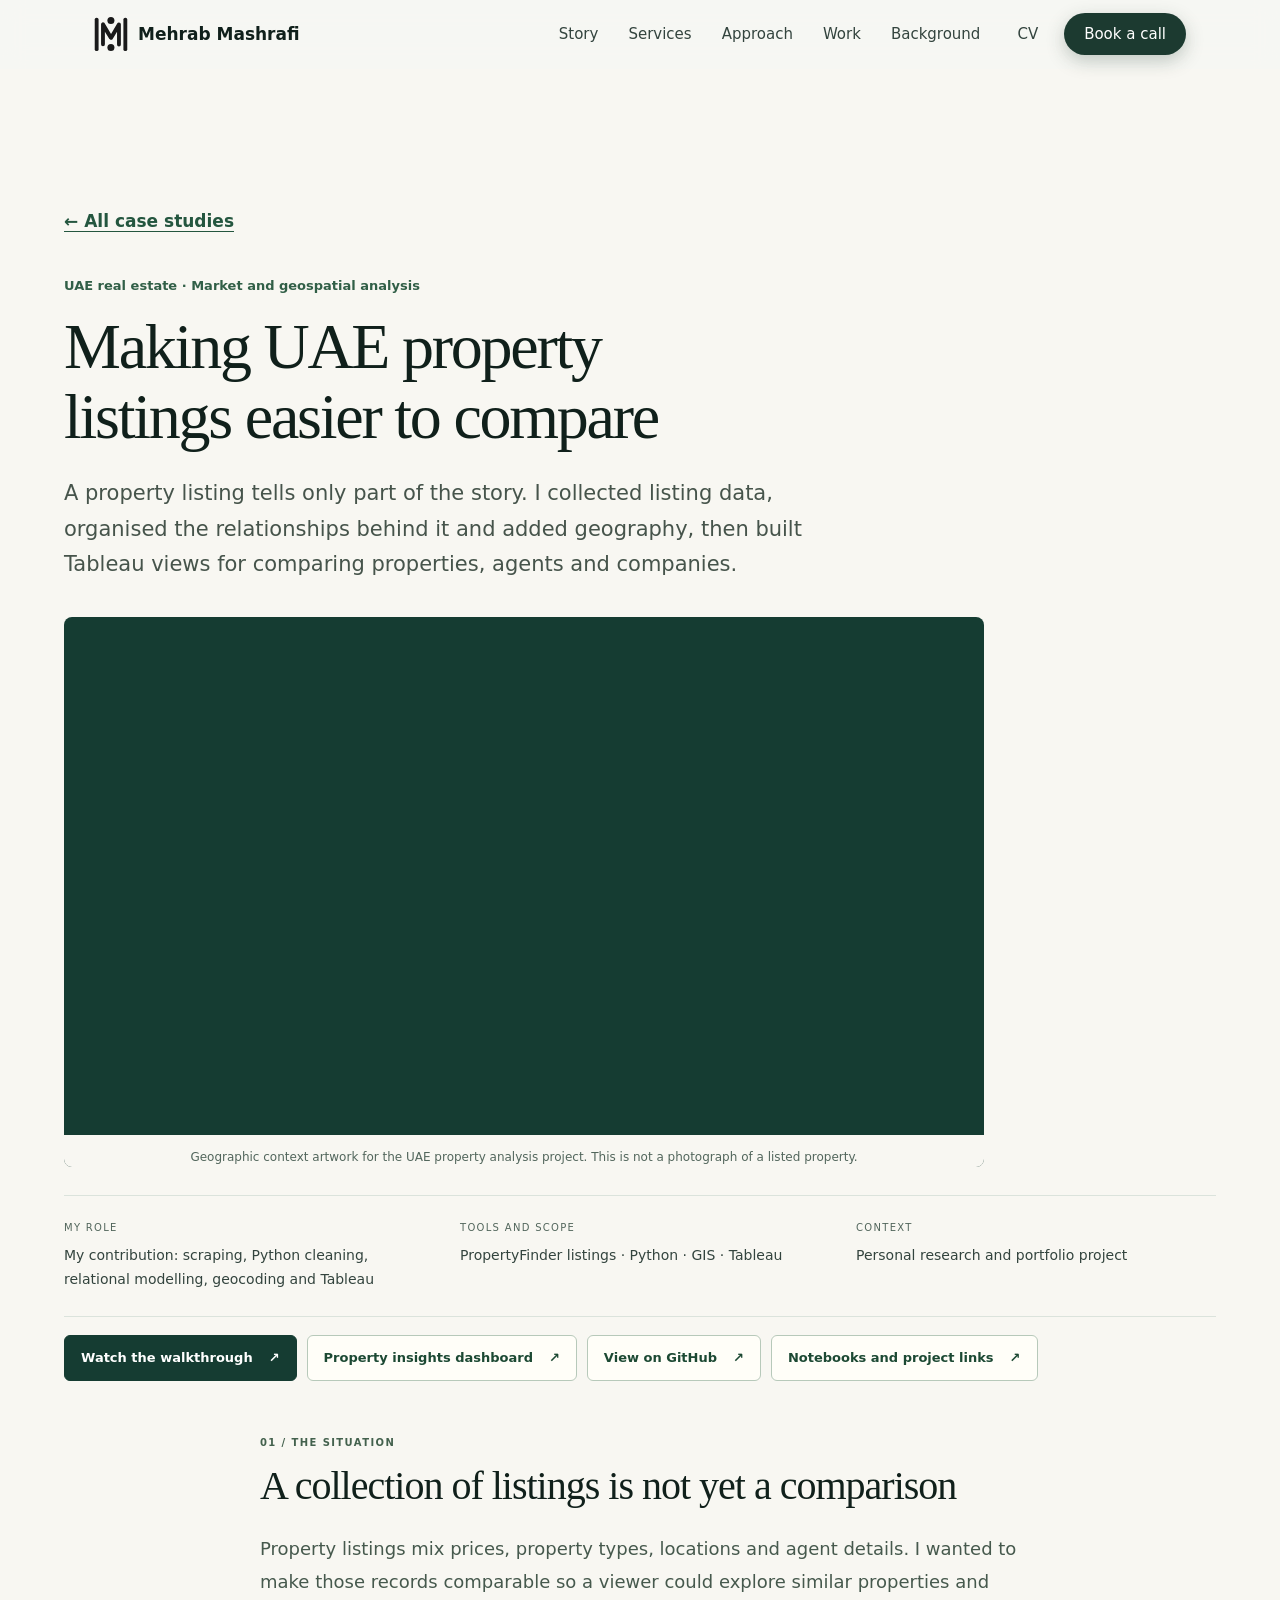
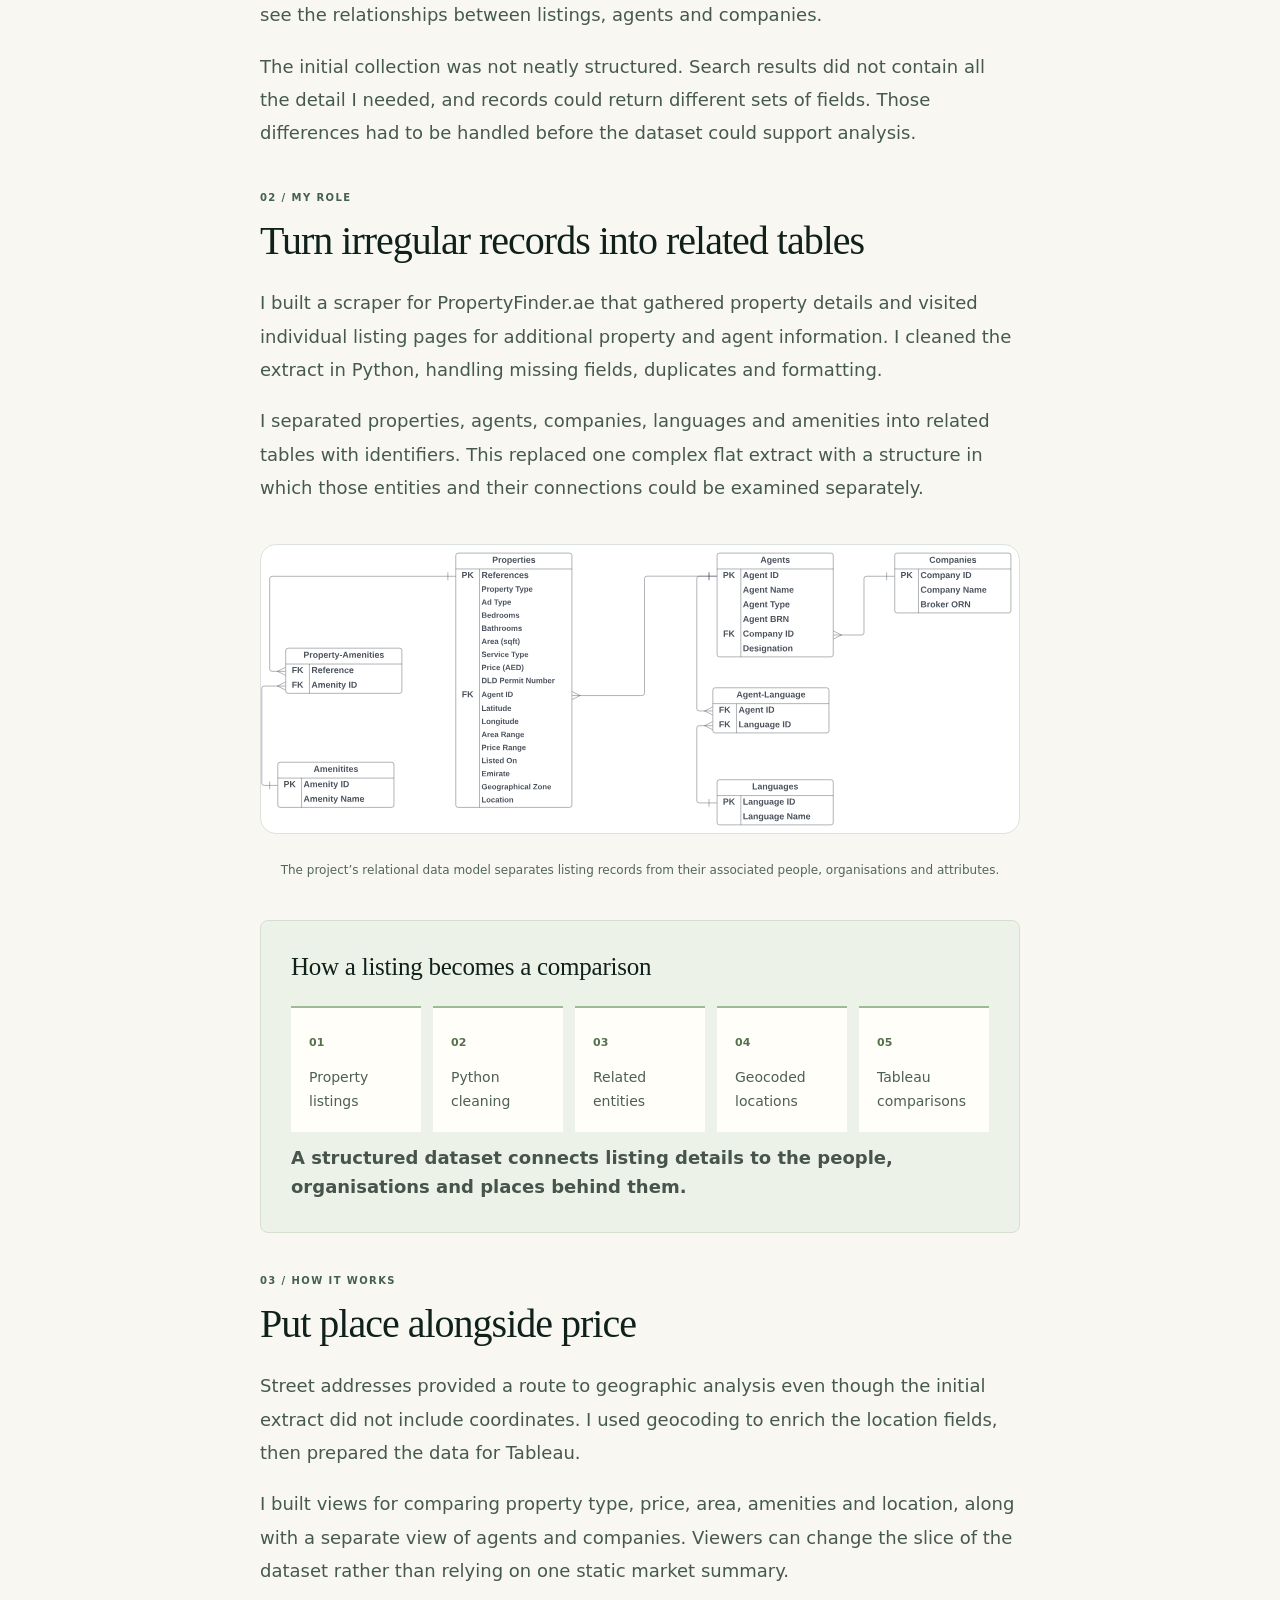
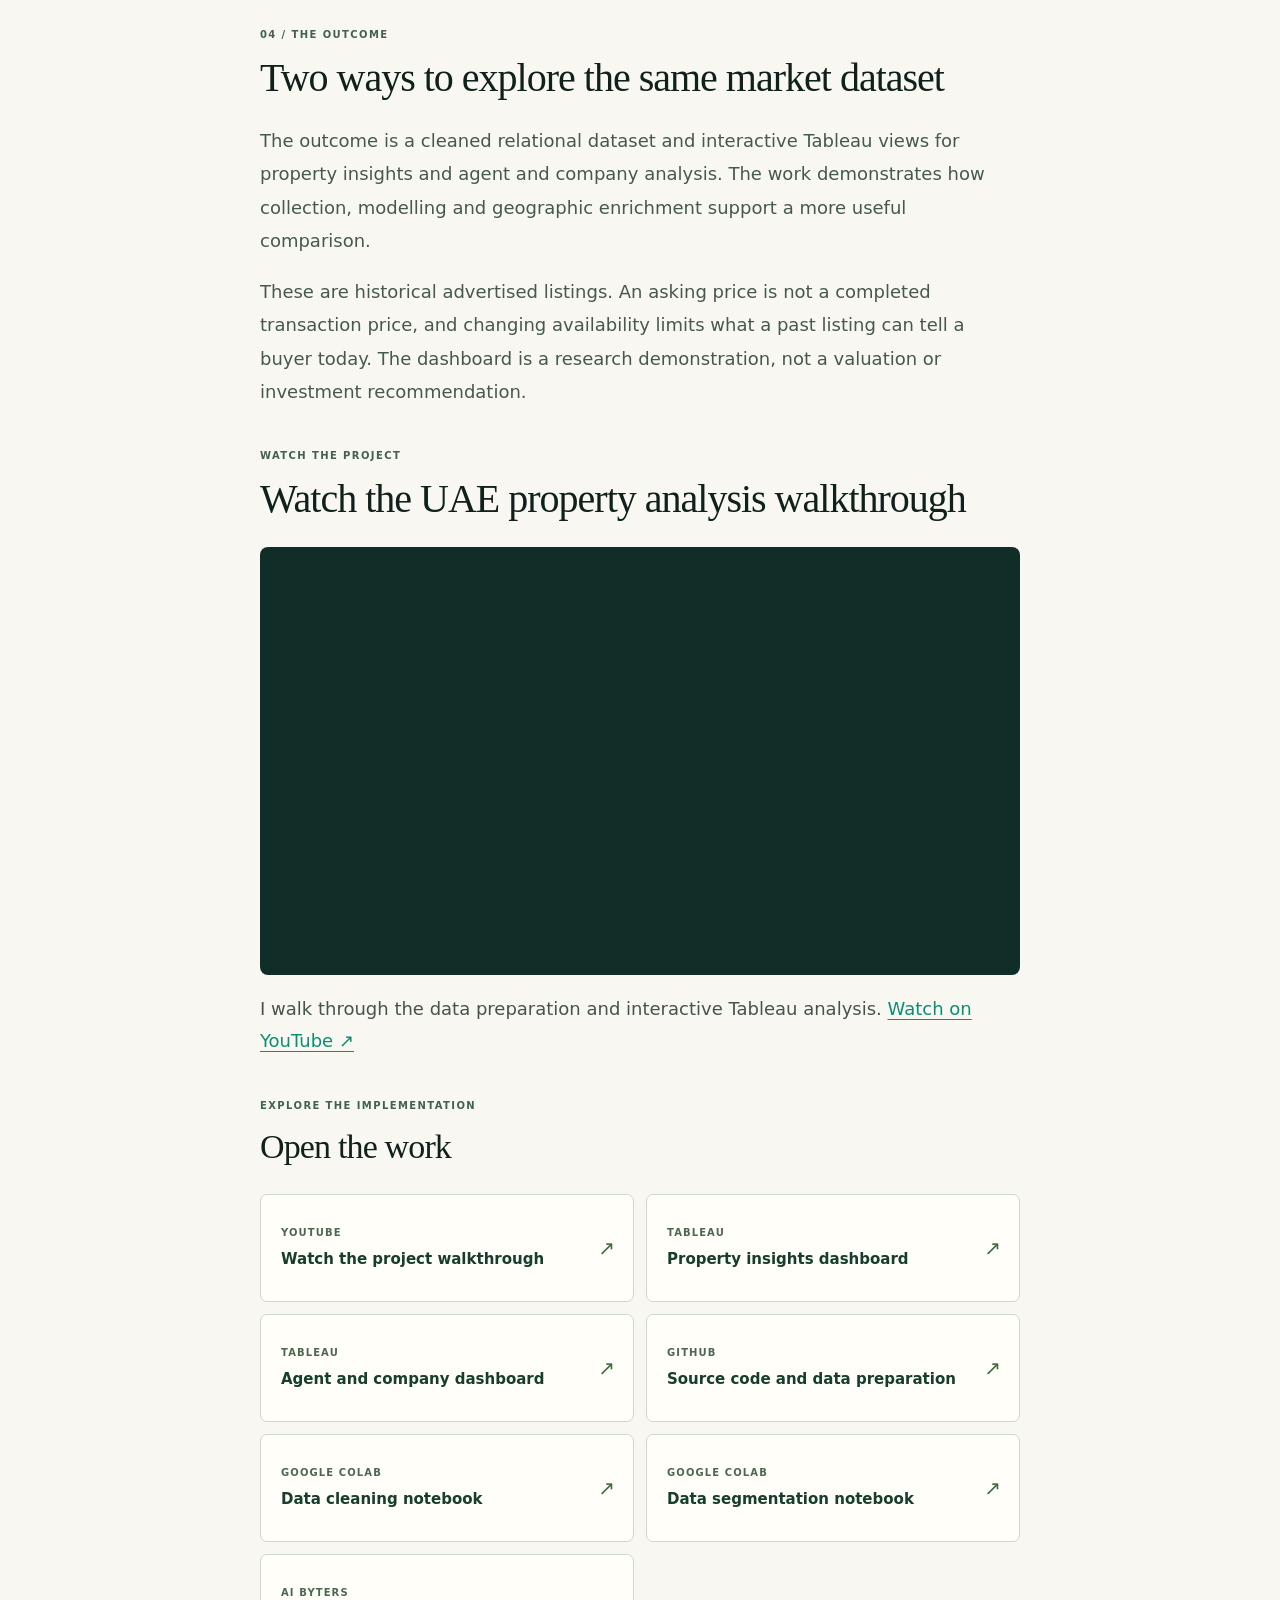
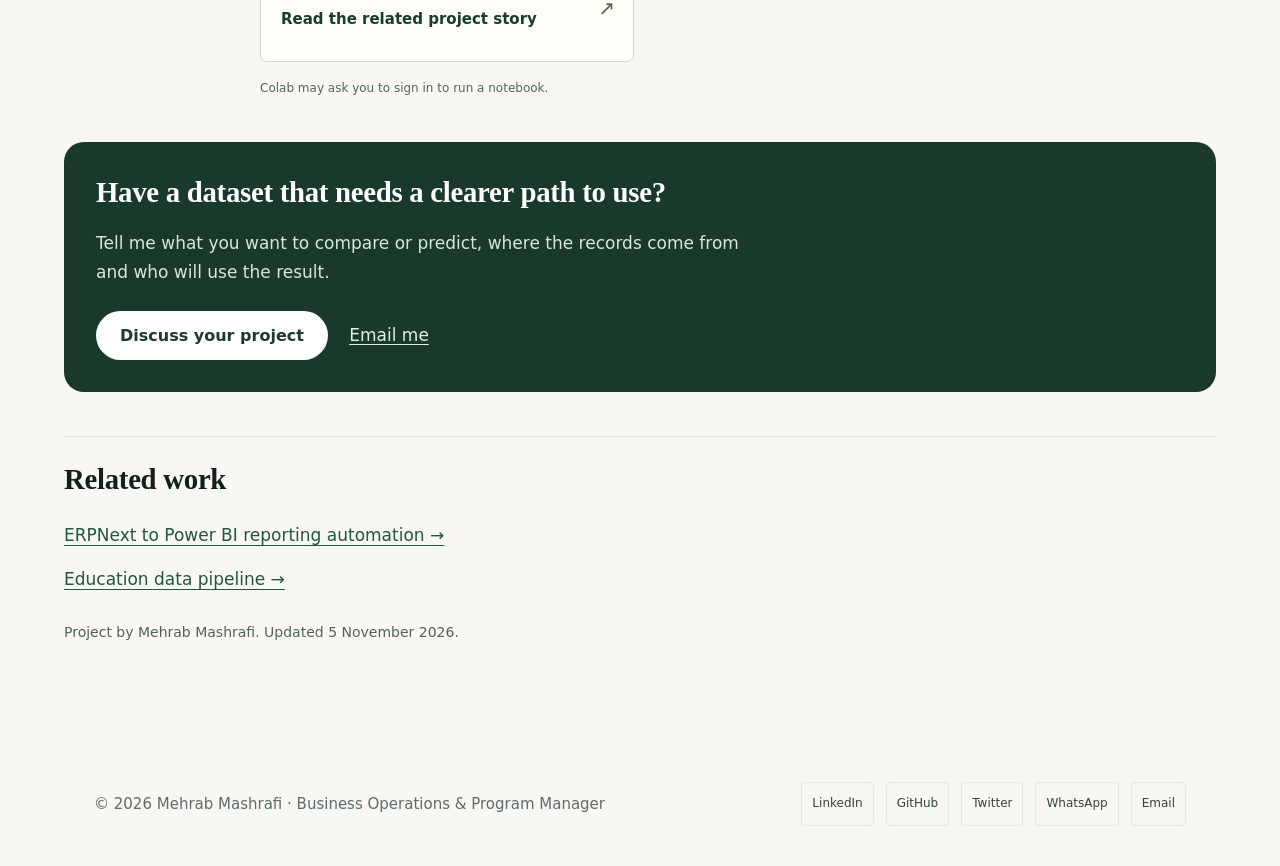
<file: projects/real-estate-uae.html>
<!DOCTYPE html>
<html lang="en"><head><meta charset="UTF-8"><meta name="viewport" content="width=device-width, initial-scale=1"><title>Making UAE property listings easier to compare | Mehrab Mashrafi</title><meta name="description" content="A property listing tells only part of the story. I collected listing data, organised the relationships behind it and added geography, then built Tableau views for comparing properties, agents and companies."><link rel="canonical" href="https://2mdipro7.github.io/projects/real-estate-uae.html"><meta property="og:type" content="article"><meta property="og:title" content="Making UAE property listings easier to compare"><meta property="og:description" content="A property listing tells only part of the story. I collected listing data, organised the relationships behind it and added geography, then built Tableau views for comparing properties, agents and companies."><meta property="og:url" content="https://2mdipro7.github.io/projects/real-estate-uae.html"><meta name="twitter:card" content="summary_large_image"><meta property="og:image" content="https://2mdipro7.github.io/resources/case-studies/covers/real-estate-uae.webp"><meta property="og:image:alt" content="UAE property analysis project cover connecting property listings, geography and market comparisons."><meta name="theme-color" content="#1c3a30"><link rel="icon" href="../resources/images/mylogo_dark.svg"><link rel="stylesheet" href="../style.css?v=20261024"><link rel="stylesheet" href="../case-studies.css?v=20261106-links"><script type="application/ld+json">{"@context":"https://schema.org","@type":"Article","headline":"Making UAE property listings easier to compare","description":"A property listing tells only part of the story. I collected listing data, organised the relationships behind it and added geography, then built Tableau views for comparing properties, agents and companies.","url":"https://2mdipro7.github.io/projects/real-estate-uae.html","author":{"@type":"Person","name":"Mehrab Mashrafi","url":"https://2mdipro7.github.io/"},"about":"Market & geospatial analysis"}</script></head><body class="case-collection-page"><a class="skip-link" href="#main">Skip to content</a><header class="site-header">
        <div class="wrap nav-inner">
            <a class="brand" href="../index.html" aria-label="Mehrab Mashrafi, home">
                <img src="../resources/images/mylogo_dark.svg" alt="" width="34" height="34">
                <span>Mehrab Mashrafi</span>
            </a>
            <button class="nav-toggle" aria-expanded="false" aria-controls="nav-links" aria-label="Open menu"><i class="fas fa-bars"></i></button>
            <ul class="nav-links" id="nav-links">
                <li><a href="../index.html#story">Story</a></li>
                <li><a href="../index.html#services">Services</a></li>
                <li><a href="../index.html#approach">Approach</a></li>
                <li><a href="../index.html#work">Work</a></li>
                <li><a href="../index.html#background">Background</a></li>
                <li><a class="nav-cv" href="../resources/Mehrab_Mashrafi_CV.pdf" download="Mehrab_Mashrafi_CV.pdf"><i class="fas fa-file-arrow-down"></i>CV</a></li>
                <li><a class="btn btn-primary" href="https://calendly.com/2mdipro7/30min" target="_blank" rel="noopener">Book a call</a></li>
            </ul>
        </div>
    </header><main id="main"><article class="study-shell"><a class="study-back" href="index.html">← All case studies</a><header class="study-heading"><p class="study-kicker">UAE real estate · Market and geospatial analysis</p><h1>Making UAE property listings easier to compare</h1><p class="study-lead">A property listing tells only part of the story. I collected listing data, organised the relationships behind it and added geography, then built Tableau views for comparing properties, agents and companies.</p></header><figure class="case-cover"><img srcset="../resources/case-studies/covers/real-estate-uae-800.webp 800w, ../resources/case-studies/covers/real-estate-uae.webp 1600w" sizes="(max-width:720px) calc(100vw - 40px), 1152px" src="../resources/case-studies/covers/real-estate-uae.webp" alt="UAE property analysis project cover connecting property listings, geography and market comparisons." width="1600" height="900" fetchpriority="high" decoding="async"><figcaption>Geographic context artwork for the UAE property analysis project. This is not a photograph of a listed property.</figcaption></figure><dl class="study-facts case-role"><div><dt>My role</dt><dd>My contribution: scraping, Python cleaning, relational modelling, geocoding and Tableau</dd></div><div><dt>Tools and scope</dt><dd>PropertyFinder listings · Python · GIS · Tableau</dd></div><div><dt>Context</dt><dd>Personal research and portfolio project</dd></div></dl>
<nav class="project-shortcuts" aria-label="Project shortcuts"><a href="#project-walkthrough">Watch the walkthrough <span aria-hidden="true">↗</span></a><a href="https://public.tableau.com/app/profile/mehrab.mashrafi/viz/RealEstateMarketAnalysisofUAE/PropertyInsights?publish=yes" target="_blank" rel="noopener">Property insights dashboard <span aria-hidden="true">↗</span></a><a href="https://github.com/2mdipro7/Real-Estate-Market-Analysis-UAE" target="_blank" rel="noopener">View on GitHub <span aria-hidden="true">↗</span></a><a href="#project-resources">Notebooks and project links <span aria-hidden="true">↗</span></a></nav><div class="study-reading"><section class="story-chapter" aria-labelledby="chapter-01"><p class="story-label">01 / The situation</p><h2 id="chapter-01">A collection of listings is not yet a comparison</h2><p>Property listings mix prices, property types, locations and agent details. I wanted to make those records comparable so a viewer could explore similar properties and see the relationships between listings, agents and companies.</p><p>The initial collection was not neatly structured. Search results did not contain all the detail I needed, and records could return different sets of fields. Those differences had to be handled before the dataset could support analysis.</p></section>
<section class="story-chapter" aria-labelledby="chapter-02"><p class="story-label">02 / My role</p><h2 id="chapter-02">Turn irregular records into related tables</h2><p>I built a scraper for PropertyFinder.ae that gathered property details and visited individual listing pages for additional property and agent information. I cleaned the extract in Python, handling missing fields, duplicates and formatting.</p><p>I separated properties, agents, companies, languages and amenities into related tables with identifiers. This replaced one complex flat extract with a structure in which those entities and their connections could be examined separately.</p></section>
<figure class="study-figure evidence-panel"><img src="../resources/images/ERD.svg" alt="Project entity relationship diagram connecting properties, agents, companies, languages and amenities." loading="lazy" decoding="async" style="width:100%;height:auto;background:#fff"><figcaption>The project’s relational data model separates listing records from their associated people, organisations and attributes.</figcaption></figure>
<section class="study-workflow process-map" aria-label="Project workflow"><h2>How a listing becomes a comparison</h2><ol><li><span>01</span><p>Property listings</p></li><li><span>02</span><p>Python cleaning</p></li><li><span>03</span><p>Related entities</p></li><li><span>04</span><p>Geocoded locations</p></li><li><span>05</span><p>Tableau comparisons</p></li></ol><p class="study-note">A structured dataset connects listing details to the people, organisations and places behind them.</p></section>
<section class="story-chapter" aria-labelledby="chapter-03"><p class="story-label">03 / How it works</p><h2 id="chapter-03">Put place alongside price</h2><p>Street addresses provided a route to geographic analysis even though the initial extract did not include coordinates. I used geocoding to enrich the location fields, then prepared the data for Tableau.</p><p>I built views for comparing property type, price, area, amenities and location, along with a separate view of agents and companies. Viewers can change the slice of the dataset rather than relying on one static market summary.</p></section>
<section class="story-chapter" aria-labelledby="chapter-04"><p class="story-label">04 / The outcome</p><h2 id="chapter-04">Two ways to explore the same market dataset</h2><p>The outcome is a cleaned relational dataset and interactive Tableau views for property insights and agent and company analysis. The work demonstrates how collection, modelling and geographic enrichment support a more useful comparison.</p><p>These are historical advertised listings. An asking price is not a completed transaction price, and changing availability limits what a past listing can tell a buyer today. The dashboard is a research demonstration, not a valuation or investment recommendation.</p></section>
<section class="story-chapter" aria-labelledby="project-walkthrough"><p class="story-label">Watch the project</p><h2 id="project-walkthrough">Watch the UAE property analysis walkthrough</h2><div class="case-video"><iframe width="960" height="540" src="https://www.youtube-nocookie.com/embed/vqzdI8A64Sc" title="Watch the UAE property analysis walkthrough, presented by Mehrab Mashrafi" loading="lazy" allow="accelerometer; autoplay; clipboard-write; encrypted-media; gyroscope; picture-in-picture; web-share" referrerpolicy="strict-origin-when-cross-origin" allowfullscreen></iframe></div><p class="study-note">I walk through the data preparation and interactive Tableau analysis. <a href="https://www.youtube.com/watch?v=vqzdI8A64Sc" target="_blank" rel="noopener">Watch on YouTube ↗</a></p></section>
<section class="project-resources study-reading" id="project-resources" aria-labelledby="resources-heading"><p class="story-label">Explore the implementation</p><h2 id="resources-heading">Open the work</h2><ul class="resource-buttons"><li><a href="https://www.youtube.com/watch?v=vqzdI8A64Sc" target="_blank" rel="noopener"><span class="resource-platform">YouTube</span><strong>Watch the project walkthrough</strong><span class="resource-arrow" aria-hidden="true">↗</span></a></li><li><a href="https://public.tableau.com/app/profile/mehrab.mashrafi/viz/RealEstateMarketAnalysisofUAE/PropertyInsights?publish=yes" target="_blank" rel="noopener"><span class="resource-platform">Tableau</span><strong>Property insights dashboard</strong><span class="resource-arrow" aria-hidden="true">↗</span></a></li><li><a href="https://public.tableau.com/app/profile/mehrab.mashrafi/viz/RealEstateMarketAnalysisofUAE/AgentPerformance?publish=yes" target="_blank" rel="noopener"><span class="resource-platform">Tableau</span><strong>Agent and company dashboard</strong><span class="resource-arrow" aria-hidden="true">↗</span></a></li><li><a href="https://github.com/2mdipro7/Real-Estate-Market-Analysis-UAE" target="_blank" rel="noopener"><span class="resource-platform">GitHub</span><strong>Source code and data preparation</strong><span class="resource-arrow" aria-hidden="true">↗</span></a></li><li><a href="https://colab.research.google.com/drive/1MaQbwFEmH3kwCg2tlpeXIUpBl_MeoE2c?usp=sharing" target="_blank" rel="noopener"><span class="resource-platform">Google Colab</span><strong>Data cleaning notebook</strong><span class="resource-arrow" aria-hidden="true">↗</span></a></li><li><a href="https://colab.research.google.com/drive/1N_BgeG4Ix0D0IcAh1Fwlbnz5PsWPGGho?usp=sharing" target="_blank" rel="noopener"><span class="resource-platform">Google Colab</span><strong>Data segmentation notebook</strong><span class="resource-arrow" aria-hidden="true">↗</span></a></li><li><a href="https://www.aibyters.com/case-studies/real-estate-uae" target="_blank" rel="noopener"><span class="resource-platform">AI Byters</span><strong>Read the related project story</strong><span class="resource-arrow" aria-hidden="true">↗</span></a></li></ul><p class="resource-note">Colab may ask you to sign in to run a notebook.</p></section></div><section class="study-contact"><h2>Have a dataset that needs a clearer path to use?</h2><p>Tell me what you want to compare or predict, where the records come from and who will use the result.</p><a class="btn btn-light" href="https://calendly.com/2mdipro7/30min" target="_blank" rel="noopener">Discuss your project</a> <a class="study-email" href="mailto:mm4mashrafi@gmail.com?subject=Project%20enquiry%3A%20Making%20UAE%20property%20listings%20easier%20to%20compare">Email me</a></section><nav aria-label="Related case studies" class="study-related"><h2>Related work</h2><a href="power-bi-reporting-automation.html">ERPNext to Power BI reporting automation →</a><a href="education-data-pipeline.html">Education data pipeline →</a></nav><p class="study-note">Project by Mehrab Mashrafi. Updated <time datetime="2026-11-05">5 November 2026</time>.</p></article></main><footer class="site-footer">
        <div class="wrap footer-inner">
            <div>
                <div>&copy; 2026 Mehrab Mashrafi · Business Operations &amp; Program Manager</div>
                <div id="clock" aria-live="off"></div>
            </div>
            <ul class="socials">
                <li><a href="https://www.linkedin.com/in/2mdipro7" target="_blank" rel="noopener" aria-label="LinkedIn">LinkedIn</a></li>
                <li><a href="https://github.com/2mdipro7" target="_blank" rel="noopener" aria-label="GitHub">GitHub</a></li>
                <li><a href="https://twitter.com/dipro7mufc" target="_blank" rel="noopener" aria-label="Twitter">Twitter</a></li>
                <li><a href="https://wa.me/+8801646302935" target="_blank" rel="noopener" aria-label="WhatsApp">WhatsApp</a></li>
                <li><a href="mailto:mm4mashrafi@gmail.com" aria-label="Email">Email</a></li>
            </ul>
        </div>
    </footer><script src="../js/site.js?v=20261004b"></script></body></html>
</file>
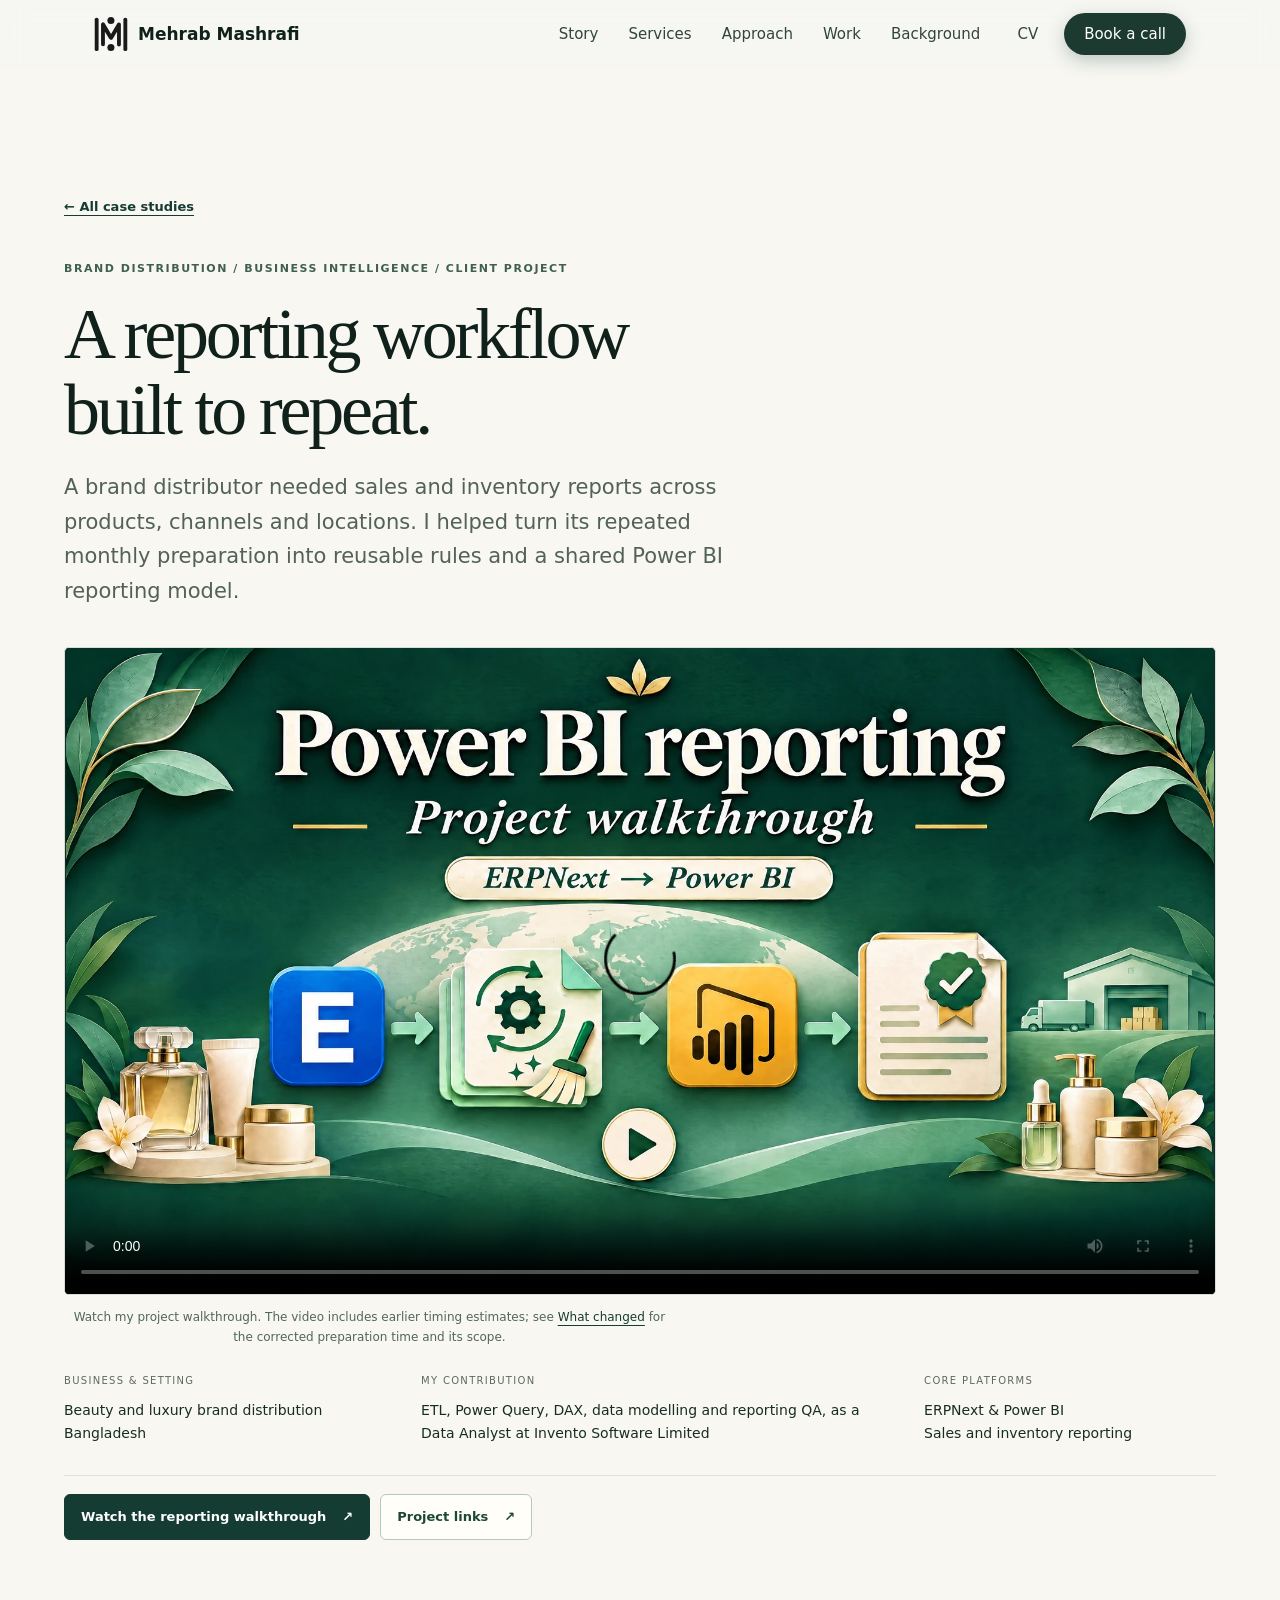
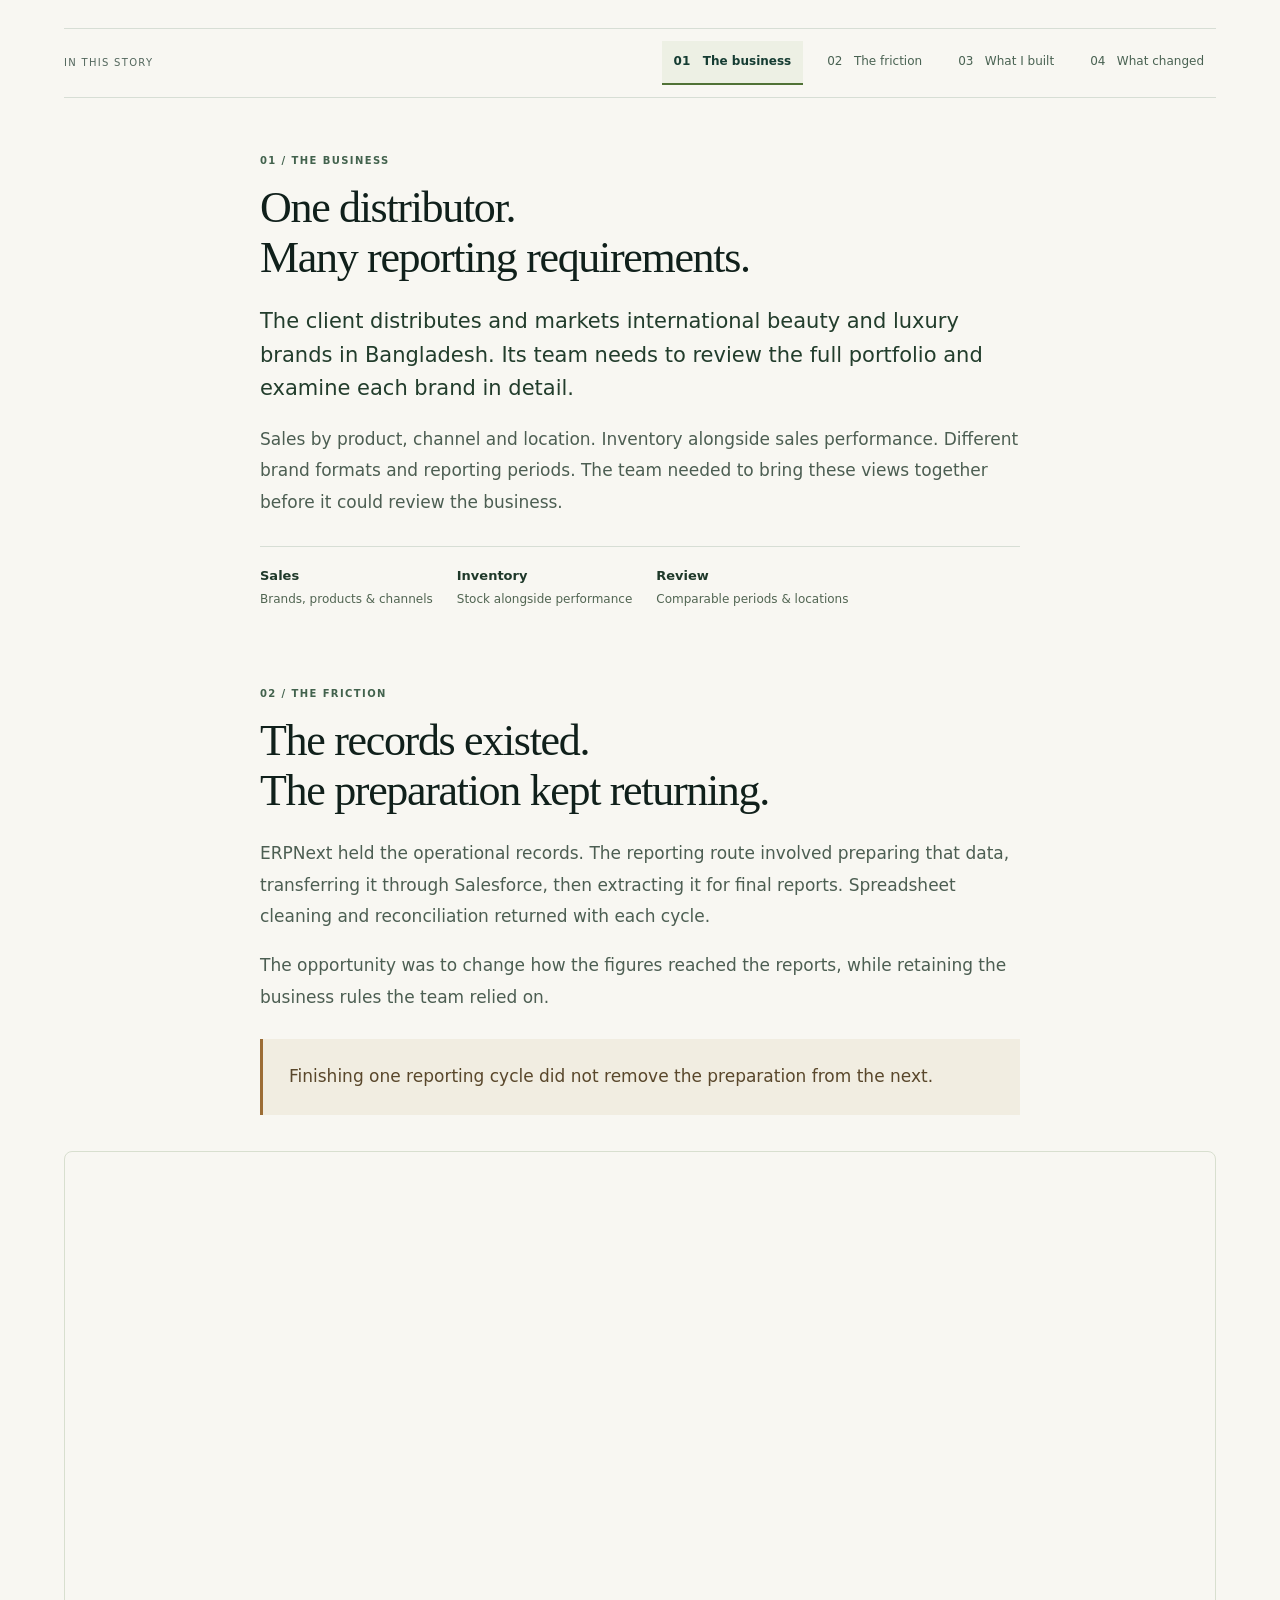
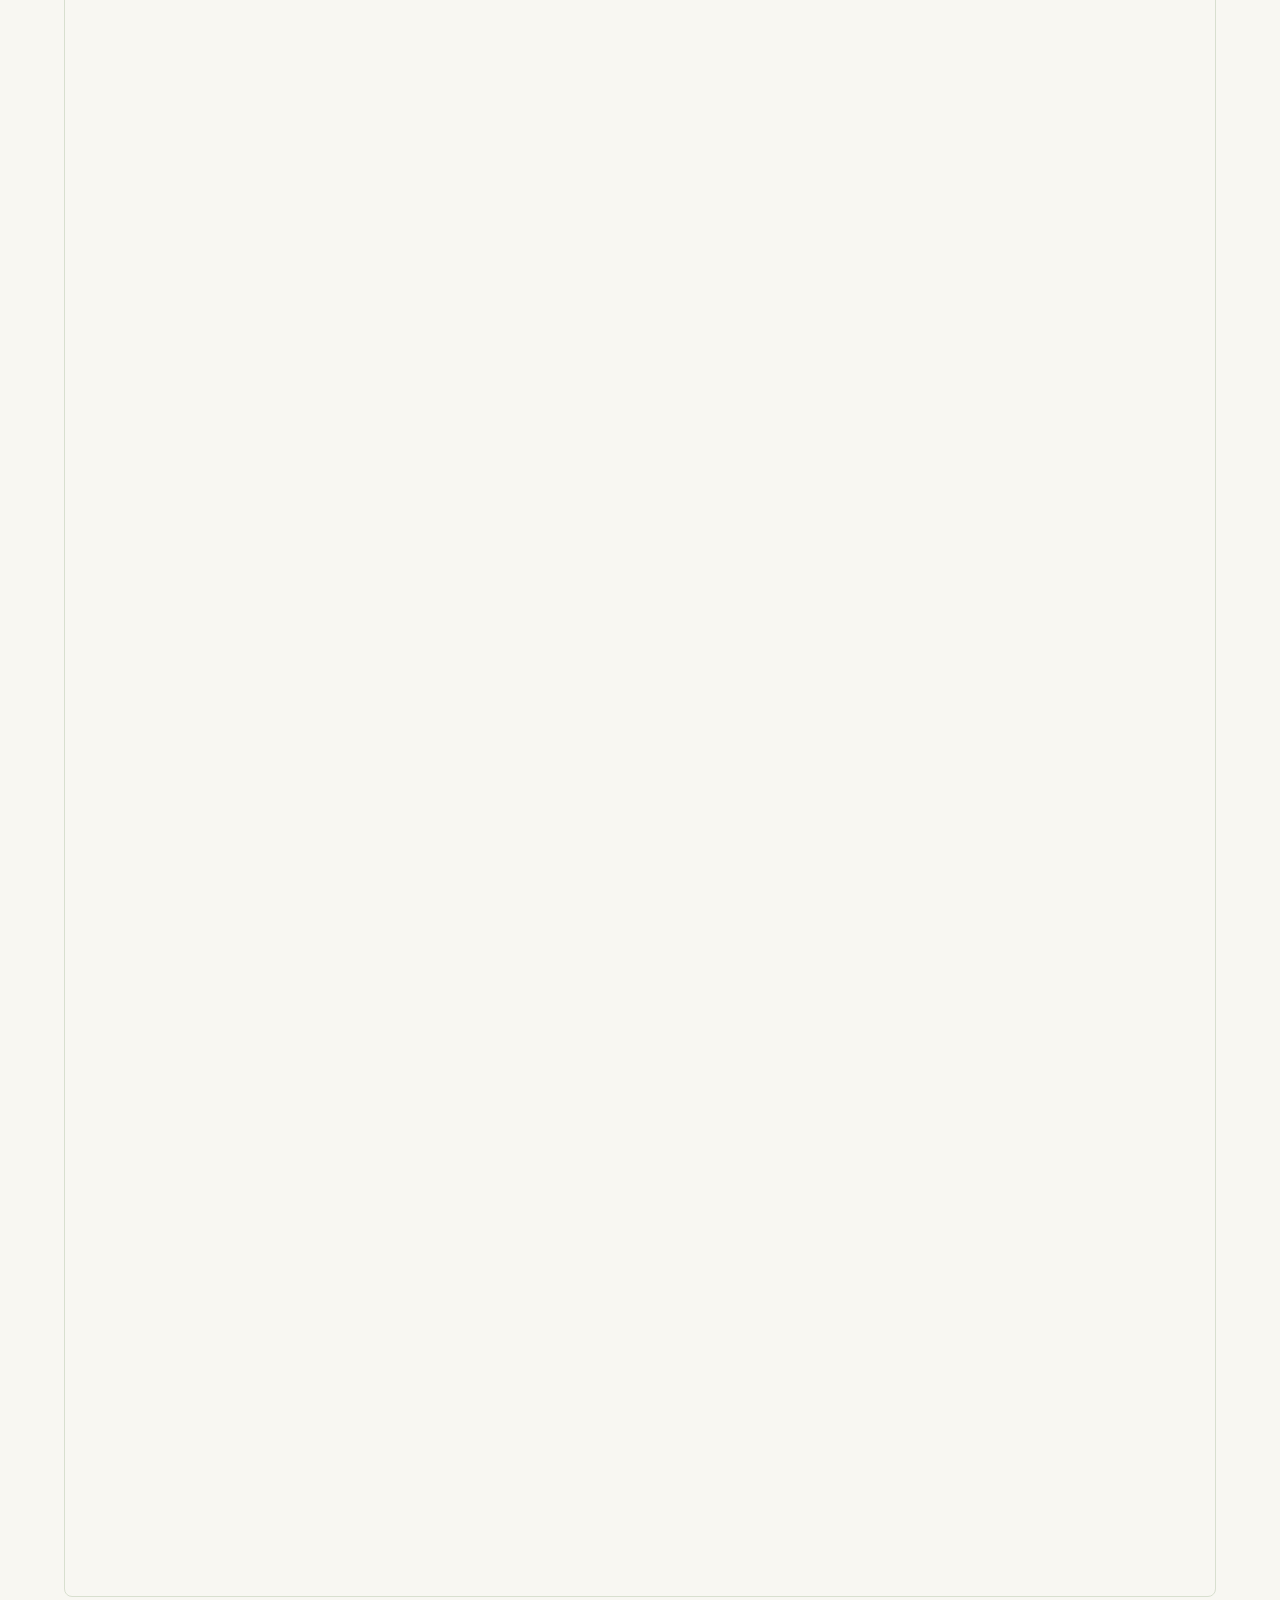
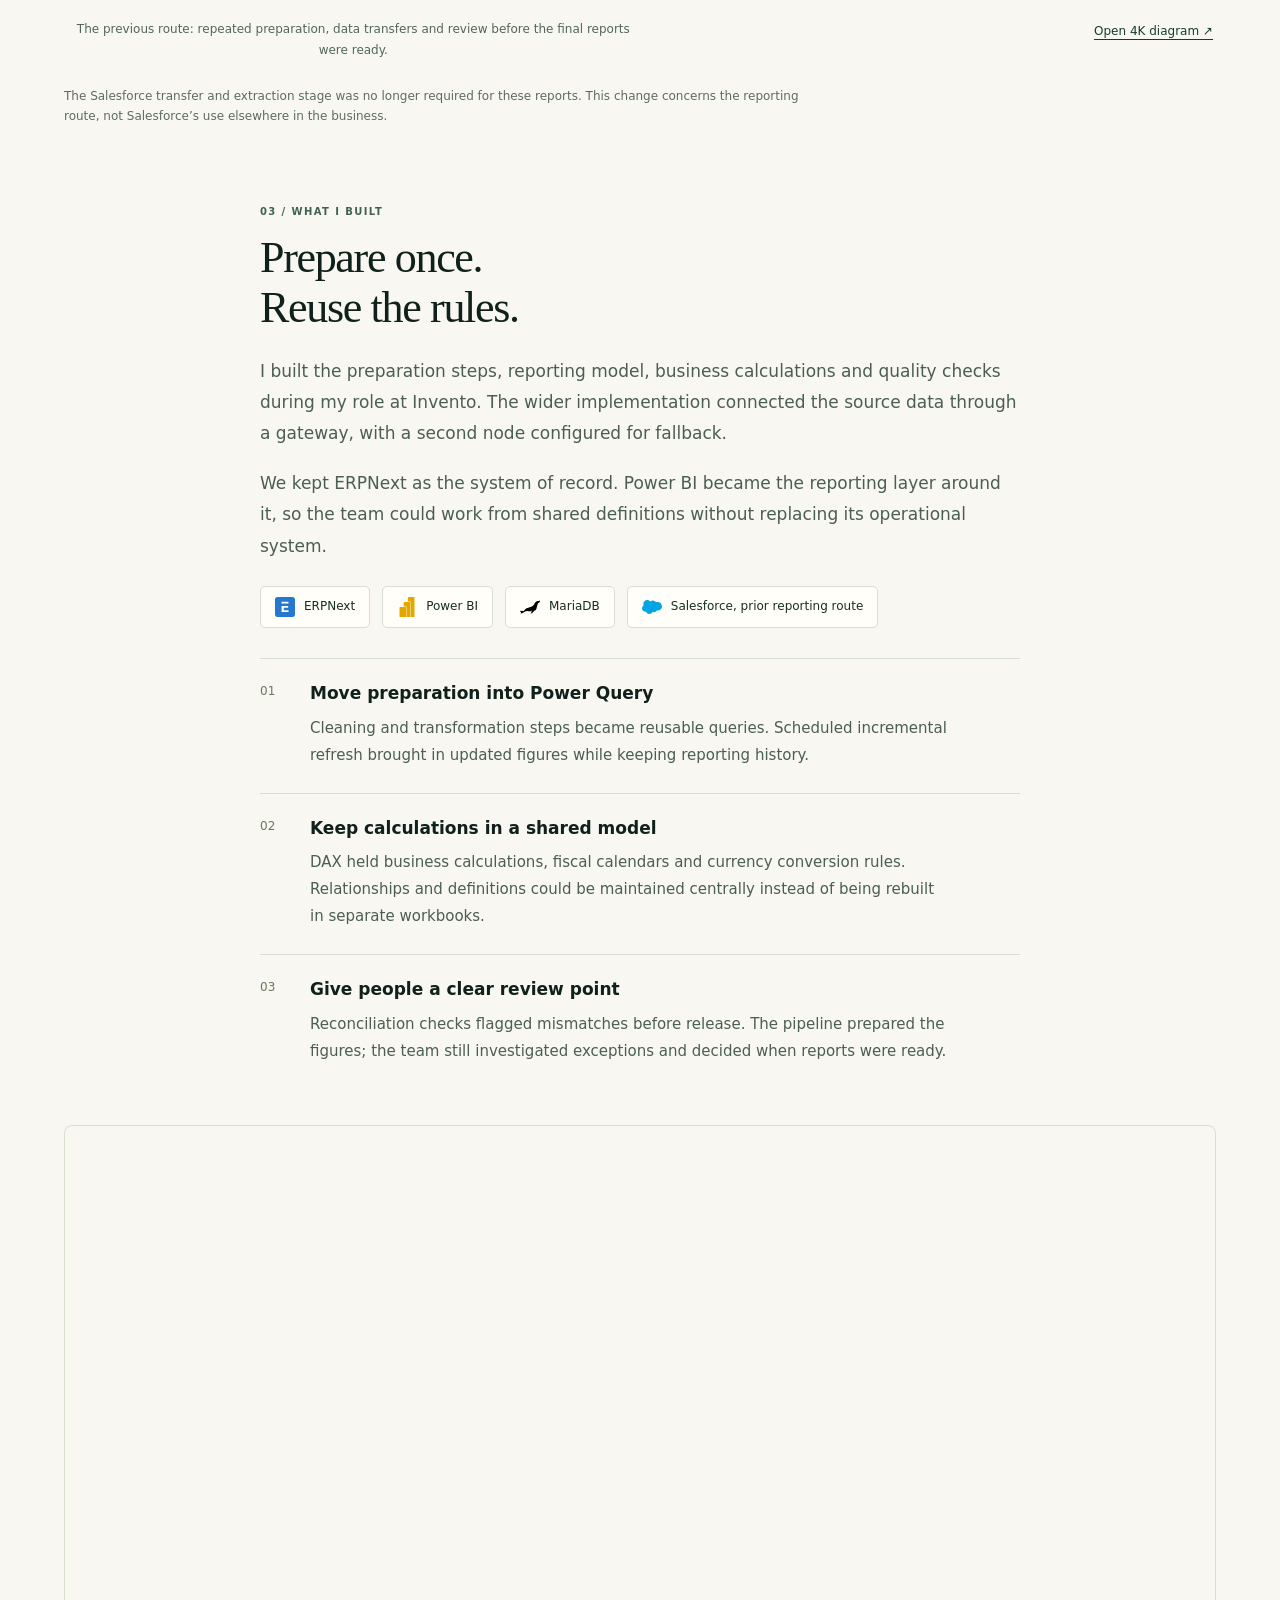
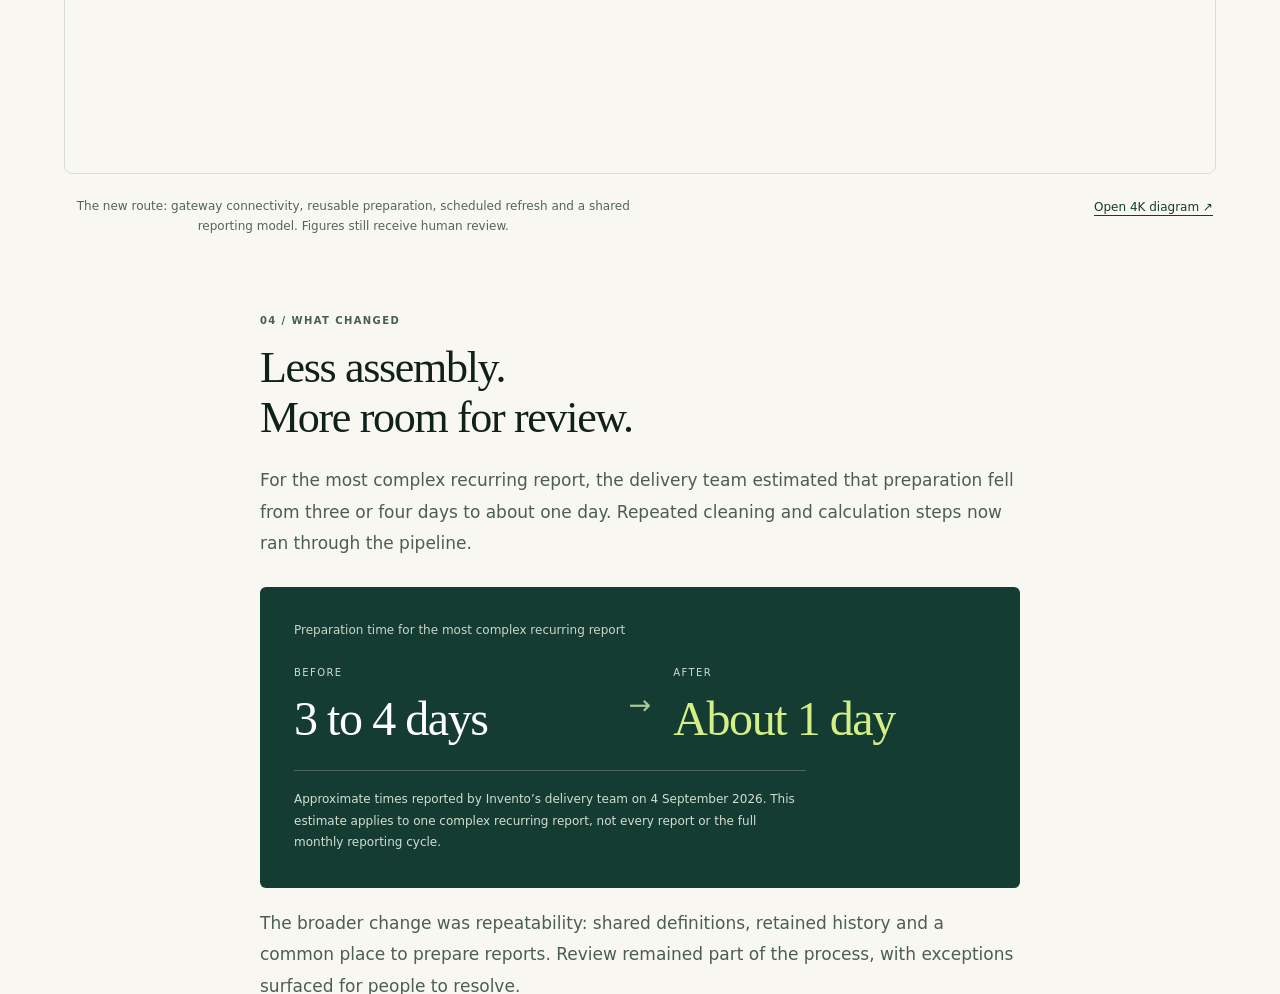
<file: projects/sales-reporting-automation.html>
<!doctype html><html lang="en"><head><meta charset="utf-8"><meta name="viewport" content="width=device-width,initial-scale=1"><title>Power BI reporting case study</title><link rel="canonical" href="https://2mdipro7.github.io/projects/power-bi-reporting-automation.html"><meta http-equiv="refresh" content="0;url=power-bi-reporting-automation.html"></head><body><p>This case now has a fuller account: <a href="power-bi-reporting-automation.html">Power BI monthly reporting automation</a>.</p></body></html>
</file>
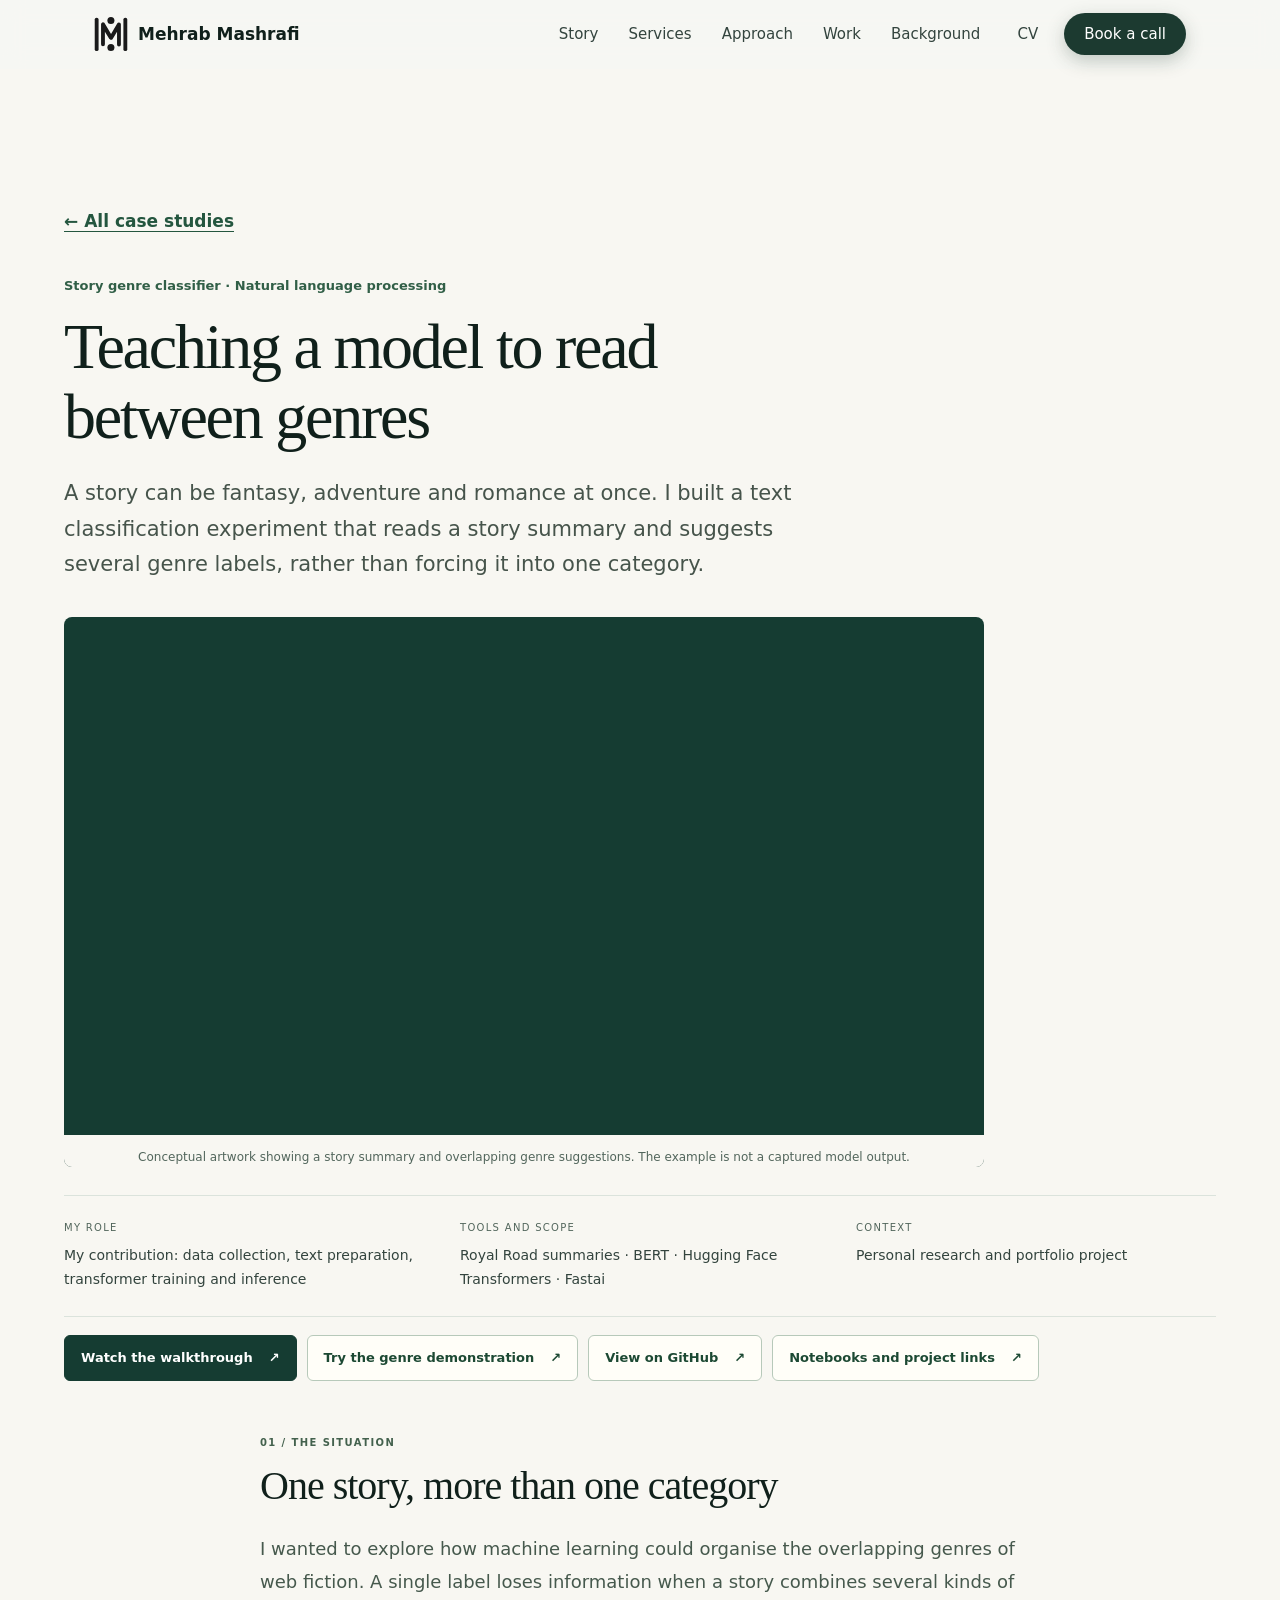
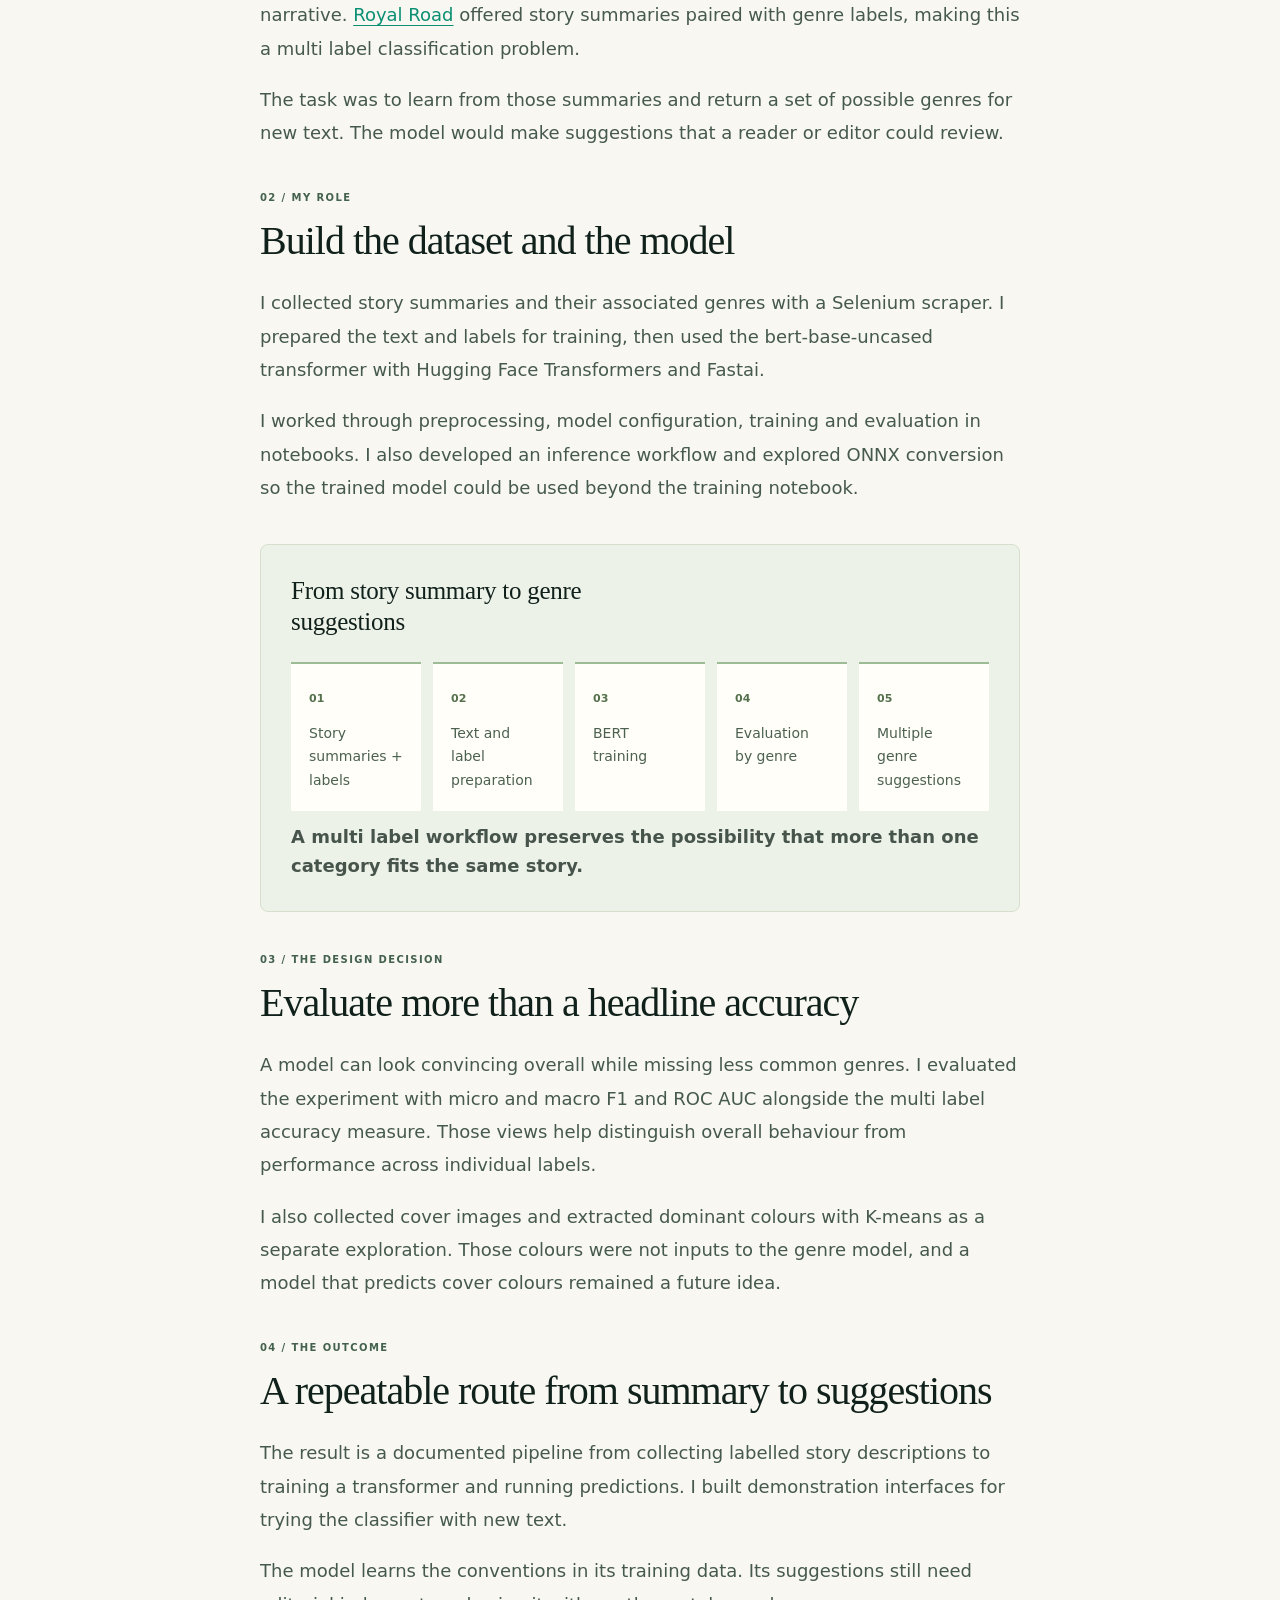
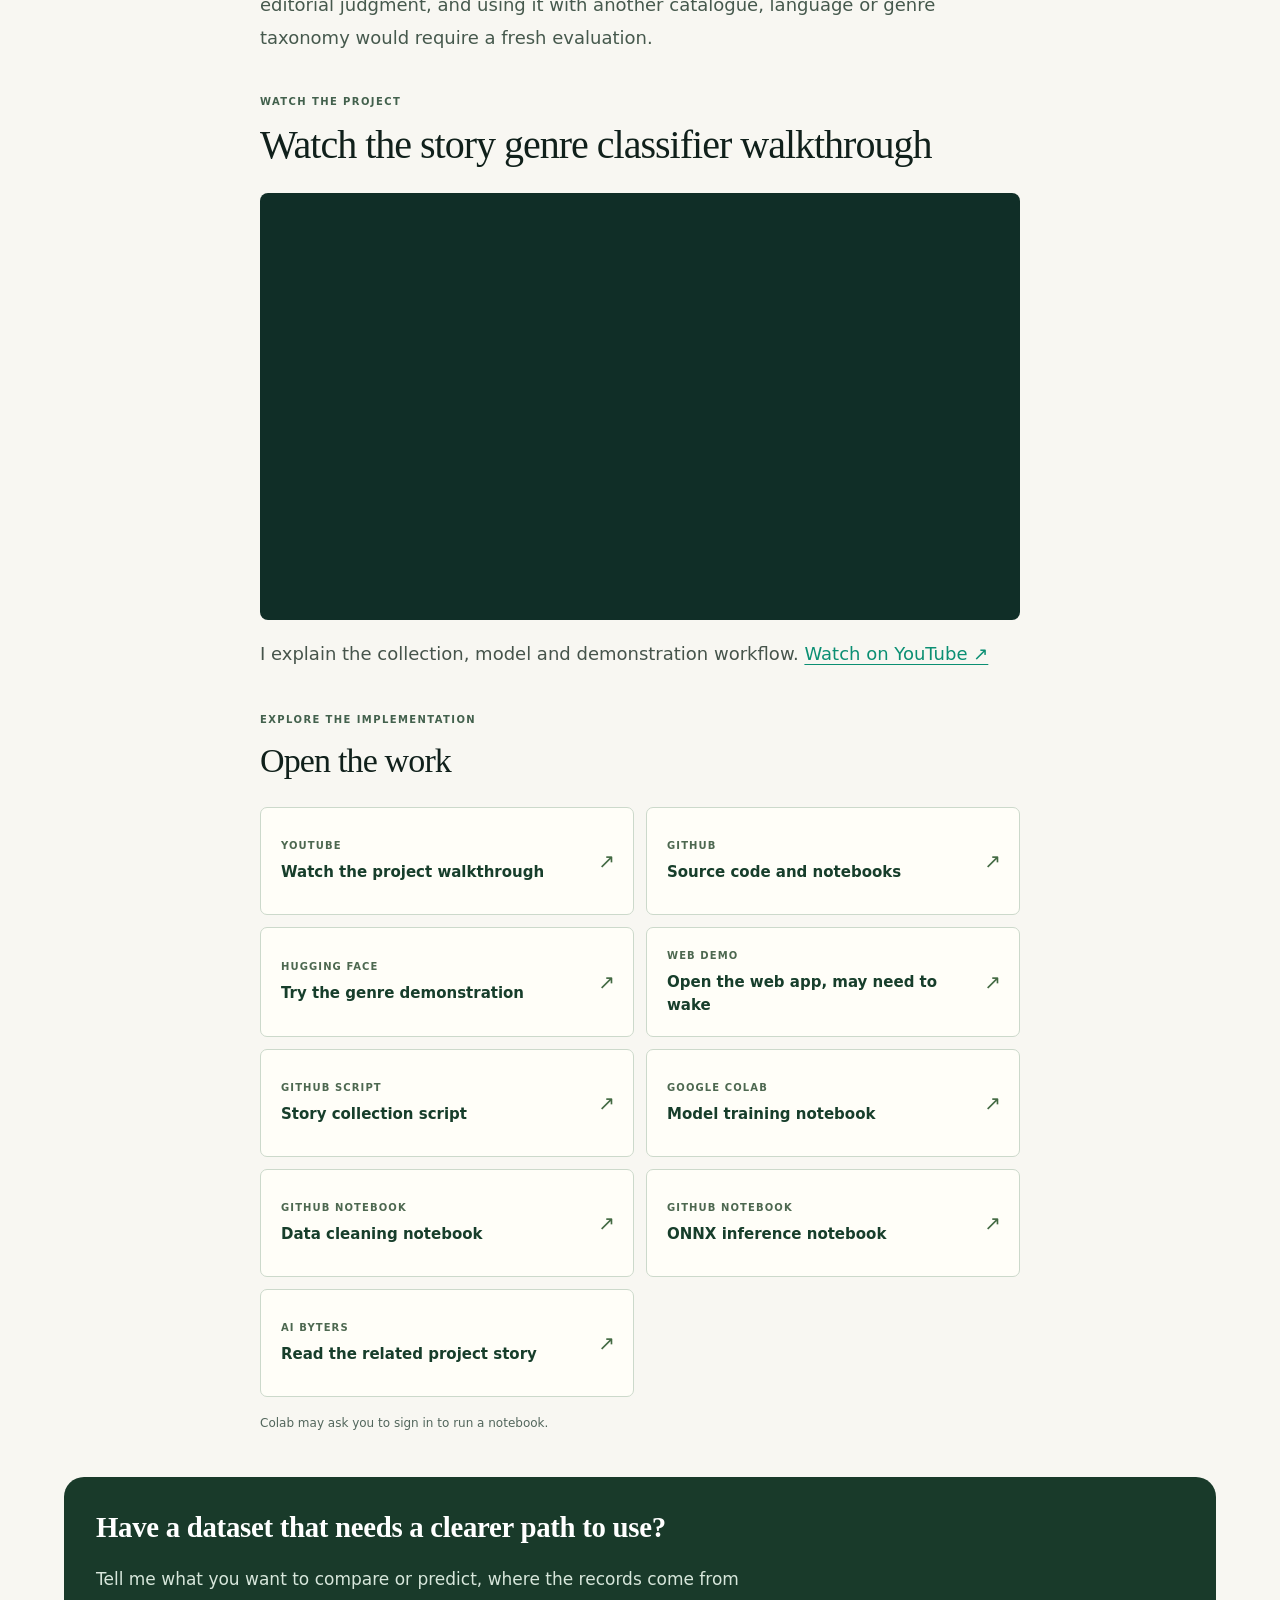
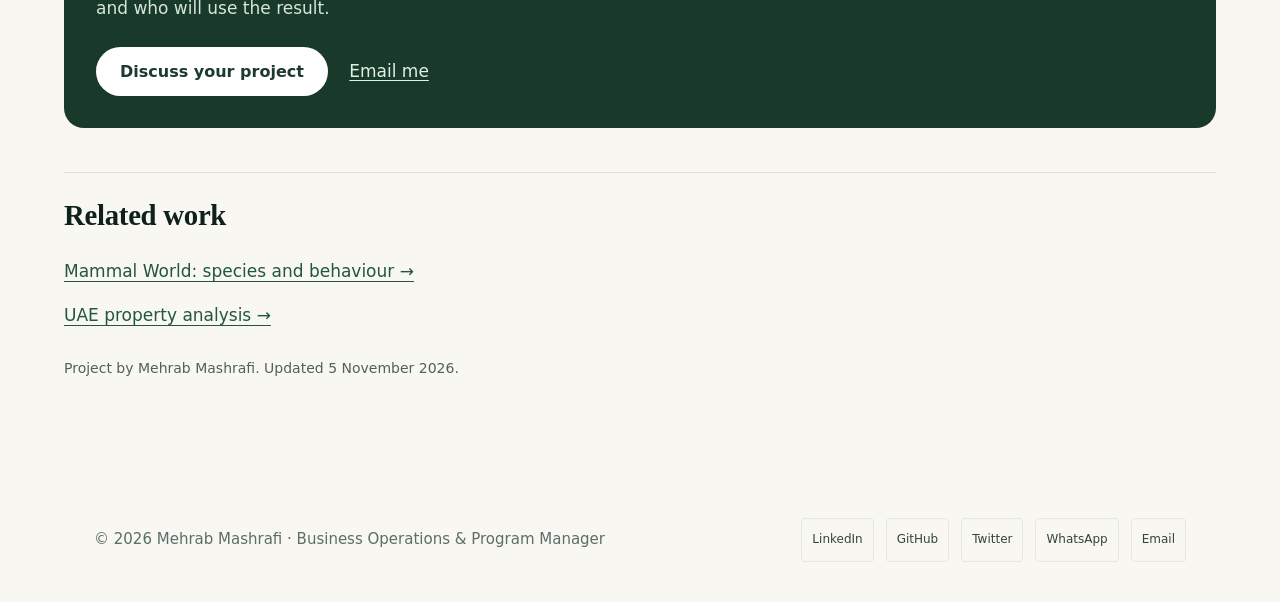
<file: projects/story-genre-classifier.html>
<!DOCTYPE html>
<html lang="en"><head><meta charset="UTF-8"><meta name="viewport" content="width=device-width, initial-scale=1"><title>Teaching a model to read between genres | Mehrab Mashrafi</title><meta name="description" content="A story can be fantasy, adventure and romance at once. I built a text classification experiment that reads a story summary and suggests several genre labels, rather than forcing it into one category."><link rel="canonical" href="https://2mdipro7.github.io/projects/story-genre-classifier.html"><meta property="og:type" content="article"><meta property="og:title" content="Teaching a model to read between genres"><meta property="og:description" content="A story can be fantasy, adventure and romance at once. I built a text classification experiment that reads a story summary and suggests several genre labels, rather than forcing it into one category."><meta property="og:url" content="https://2mdipro7.github.io/projects/story-genre-classifier.html"><meta name="twitter:card" content="summary_large_image"><meta property="og:image" content="https://2mdipro7.github.io/resources/case-studies/covers/story-genre-classifier.webp"><meta property="og:image:alt" content="Story genre classification project cover connecting story text with multiple genre labels."><meta name="theme-color" content="#1c3a30"><link rel="icon" href="../resources/images/mylogo_dark.svg"><link rel="stylesheet" href="../style.css?v=20261024"><link rel="stylesheet" href="../case-studies.css?v=20261106-links"><script type="application/ld+json">{"@context":"https://schema.org","@type":"Article","headline":"Teaching a model to read between genres","description":"A story can be fantasy, adventure and romance at once. I built a text classification experiment that reads a story summary and suggests several genre labels, rather than forcing it into one category.","url":"https://2mdipro7.github.io/projects/story-genre-classifier.html","author":{"@type":"Person","name":"Mehrab Mashrafi","url":"https://2mdipro7.github.io/"},"about":"Natural language processing"}</script></head><body class="case-collection-page"><a class="skip-link" href="#main">Skip to content</a><header class="site-header">
        <div class="wrap nav-inner">
            <a class="brand" href="../index.html" aria-label="Mehrab Mashrafi, home">
                <img src="../resources/images/mylogo_dark.svg" alt="" width="34" height="34">
                <span>Mehrab Mashrafi</span>
            </a>
            <button class="nav-toggle" aria-expanded="false" aria-controls="nav-links" aria-label="Open menu"><i class="fas fa-bars"></i></button>
            <ul class="nav-links" id="nav-links">
                <li><a href="../index.html#story">Story</a></li>
                <li><a href="../index.html#services">Services</a></li>
                <li><a href="../index.html#approach">Approach</a></li>
                <li><a href="../index.html#work">Work</a></li>
                <li><a href="../index.html#background">Background</a></li>
                <li><a class="nav-cv" href="../resources/Mehrab_Mashrafi_CV.pdf" download="Mehrab_Mashrafi_CV.pdf"><i class="fas fa-file-arrow-down"></i>CV</a></li>
                <li><a class="btn btn-primary" href="https://calendly.com/2mdipro7/30min" target="_blank" rel="noopener">Book a call</a></li>
            </ul>
        </div>
    </header><main id="main"><article class="study-shell"><a class="study-back" href="index.html">← All case studies</a><header class="study-heading"><p class="study-kicker">Story genre classifier · Natural language processing</p><h1>Teaching a model to read between genres</h1><p class="study-lead">A story can be fantasy, adventure and romance at once. I built a text classification experiment that reads a story summary and suggests several genre labels, rather than forcing it into one category.</p></header><figure class="case-cover"><img srcset="../resources/case-studies/covers/story-genre-classifier-800.webp 800w, ../resources/case-studies/covers/story-genre-classifier.webp 1600w" sizes="(max-width:720px) calc(100vw - 40px), 1152px" src="../resources/case-studies/covers/story-genre-classifier.webp" alt="Story genre classification project cover connecting story text with multiple genre labels." width="1600" height="900" fetchpriority="high" decoding="async"><figcaption>Conceptual artwork showing a story summary and overlapping genre suggestions. The example is not a captured model output.</figcaption></figure><dl class="study-facts case-role"><div><dt>My role</dt><dd>My contribution: data collection, text preparation, transformer training and inference</dd></div><div><dt>Tools and scope</dt><dd>Royal Road summaries · BERT · Hugging Face Transformers · Fastai</dd></div><div><dt>Context</dt><dd>Personal research and portfolio project</dd></div></dl>
<nav class="project-shortcuts" aria-label="Project shortcuts"><a href="#project-walkthrough">Watch the walkthrough <span aria-hidden="true">↗</span></a><a href="https://huggingface.co/spaces/dipro7/story-genre-classifier" target="_blank" rel="noopener">Try the genre demonstration <span aria-hidden="true">↗</span></a><a href="https://github.com/2mdipro7/story-genre-classifier" target="_blank" rel="noopener">View on GitHub <span aria-hidden="true">↗</span></a><a href="#project-resources">Notebooks and project links <span aria-hidden="true">↗</span></a></nav><div class="study-reading"><section class="story-chapter" aria-labelledby="chapter-01"><p class="story-label">01 / The situation</p><h2 id="chapter-01">One story, more than one category</h2><p>I wanted to explore how machine learning could organise the overlapping genres of web fiction. A single label loses information when a story combines several kinds of narrative. <a href="https://www.royalroad.com/" target="_blank" rel="noopener">Royal Road</a> offered story summaries paired with genre labels, making this a multi label classification problem.</p><p>The task was to learn from those summaries and return a set of possible genres for new text. The model would make suggestions that a reader or editor could review.</p></section>
<section class="story-chapter" aria-labelledby="chapter-02"><p class="story-label">02 / My role</p><h2 id="chapter-02">Build the dataset and the model</h2><p>I collected story summaries and their associated genres with a Selenium scraper. I prepared the text and labels for training, then used the bert-base-uncased transformer with Hugging Face Transformers and Fastai.</p><p>I worked through preprocessing, model configuration, training and evaluation in notebooks. I also developed an inference workflow and explored ONNX conversion so the trained model could be used beyond the training notebook.</p></section>
<section class="study-workflow process-map" aria-label="Project workflow"><h2>From story summary to genre suggestions</h2><ol><li><span>01</span><p>Story summaries + labels</p></li><li><span>02</span><p>Text and label preparation</p></li><li><span>03</span><p>BERT training</p></li><li><span>04</span><p>Evaluation by genre</p></li><li><span>05</span><p>Multiple genre suggestions</p></li></ol><p class="study-note">A multi label workflow preserves the possibility that more than one category fits the same story.</p></section>
<section class="story-chapter" aria-labelledby="chapter-03"><p class="story-label">03 / The design decision</p><h2 id="chapter-03">Evaluate more than a headline accuracy</h2><p>A model can look convincing overall while missing less common genres. I evaluated the experiment with micro and macro F1 and ROC AUC alongside the multi label accuracy measure. Those views help distinguish overall behaviour from performance across individual labels.</p><p>I also collected cover images and extracted dominant colours with K-means as a separate exploration. Those colours were not inputs to the genre model, and a model that predicts cover colours remained a future idea.</p></section>
<section class="story-chapter" aria-labelledby="chapter-04"><p class="story-label">04 / The outcome</p><h2 id="chapter-04">A repeatable route from summary to suggestions</h2><p>The result is a documented pipeline from collecting labelled story descriptions to training a transformer and running predictions. I built demonstration interfaces for trying the classifier with new text.</p><p>The model learns the conventions in its training data. Its suggestions still need editorial judgment, and using it with another catalogue, language or genre taxonomy would require a fresh evaluation.</p></section>
<section class="story-chapter" aria-labelledby="project-walkthrough"><p class="story-label">Watch the project</p><h2 id="project-walkthrough">Watch the story genre classifier walkthrough</h2><div class="case-video"><iframe width="960" height="540" src="https://www.youtube-nocookie.com/embed/GXt4RY_hROw" title="Watch the story genre classifier walkthrough, presented by Mehrab Mashrafi" loading="lazy" allow="accelerometer; autoplay; clipboard-write; encrypted-media; gyroscope; picture-in-picture; web-share" referrerpolicy="strict-origin-when-cross-origin" allowfullscreen></iframe></div><p class="study-note">I explain the collection, model and demonstration workflow. <a href="https://www.youtube.com/watch?v=GXt4RY_hROw" target="_blank" rel="noopener">Watch on YouTube ↗</a></p></section>
<section class="project-resources study-reading" id="project-resources" aria-labelledby="resources-heading"><p class="story-label">Explore the implementation</p><h2 id="resources-heading">Open the work</h2><ul class="resource-buttons"><li><a href="https://www.youtube.com/watch?v=GXt4RY_hROw" target="_blank" rel="noopener"><span class="resource-platform">YouTube</span><strong>Watch the project walkthrough</strong><span class="resource-arrow" aria-hidden="true">↗</span></a></li><li><a href="https://github.com/2mdipro7/story-genre-classifier" target="_blank" rel="noopener"><span class="resource-platform">GitHub</span><strong>Source code and notebooks</strong><span class="resource-arrow" aria-hidden="true">↗</span></a></li><li><a href="https://huggingface.co/spaces/dipro7/story-genre-classifier" target="_blank" rel="noopener"><span class="resource-platform">Hugging Face</span><strong>Try the genre demonstration</strong><span class="resource-arrow" aria-hidden="true">↗</span></a></li><li><a href="https://story-genre-classifier.onrender.com/" target="_blank" rel="noopener"><span class="resource-platform">Web demo</span><strong>Open the web app, may need to wake</strong><span class="resource-arrow" aria-hidden="true">↗</span></a></li><li><a href="https://github.com/2mdipro7/story-genre-classifier/blob/main/scraper/description_scraper.py" target="_blank" rel="noopener"><span class="resource-platform">GitHub script</span><strong>Story collection script</strong><span class="resource-arrow" aria-hidden="true">↗</span></a></li><li><a href="https://colab.research.google.com/drive/19YRcYisO3lOBDeR8BjqGFkYpUABkAqj6?usp=sharing" target="_blank" rel="noopener"><span class="resource-platform">Google Colab</span><strong>Model training notebook</strong><span class="resource-arrow" aria-hidden="true">↗</span></a></li><li><a href="https://github.com/2mdipro7/story-genre-classifier/blob/main/notebooks/NLP_data_cleaning.ipynb" target="_blank" rel="noopener"><span class="resource-platform">GitHub notebook</span><strong>Data cleaning notebook</strong><span class="resource-arrow" aria-hidden="true">↗</span></a></li><li><a href="https://github.com/2mdipro7/story-genre-classifier/blob/main/notebooks/NLP_Model_onnx_inference.ipynb" target="_blank" rel="noopener"><span class="resource-platform">GitHub notebook</span><strong>ONNX inference notebook</strong><span class="resource-arrow" aria-hidden="true">↗</span></a></li><li><a href="https://www.aibyters.com/case-studies/story-genre-classifier" target="_blank" rel="noopener"><span class="resource-platform">AI Byters</span><strong>Read the related project story</strong><span class="resource-arrow" aria-hidden="true">↗</span></a></li></ul><p class="resource-note">Colab may ask you to sign in to run a notebook.</p></section></div><section class="study-contact"><h2>Have a dataset that needs a clearer path to use?</h2><p>Tell me what you want to compare or predict, where the records come from and who will use the result.</p><a class="btn btn-light" href="https://calendly.com/2mdipro7/30min" target="_blank" rel="noopener">Discuss your project</a> <a class="study-email" href="mailto:mm4mashrafi@gmail.com?subject=Project%20enquiry%3A%20Teaching%20a%20model%20to%20read%20between%20genres">Email me</a></section><nav aria-label="Related case studies" class="study-related"><h2>Related work</h2><a href="mammal-world.html">Mammal World: species and behaviour →</a><a href="real-estate-uae.html">UAE property analysis →</a></nav><p class="study-note">Project by Mehrab Mashrafi. Updated <time datetime="2026-11-05">5 November 2026</time>.</p></article></main><footer class="site-footer">
        <div class="wrap footer-inner">
            <div>
                <div>&copy; 2026 Mehrab Mashrafi · Business Operations &amp; Program Manager</div>
                <div id="clock" aria-live="off"></div>
            </div>
            <ul class="socials">
                <li><a href="https://www.linkedin.com/in/2mdipro7" target="_blank" rel="noopener" aria-label="LinkedIn">LinkedIn</a></li>
                <li><a href="https://github.com/2mdipro7" target="_blank" rel="noopener" aria-label="GitHub">GitHub</a></li>
                <li><a href="https://twitter.com/dipro7mufc" target="_blank" rel="noopener" aria-label="Twitter">Twitter</a></li>
                <li><a href="https://wa.me/+8801646302935" target="_blank" rel="noopener" aria-label="WhatsApp">WhatsApp</a></li>
                <li><a href="mailto:mm4mashrafi@gmail.com" aria-label="Email">Email</a></li>
            </ul>
        </div>
    </footer><script src="../js/site.js?v=20261004b"></script></body></html>
</file>
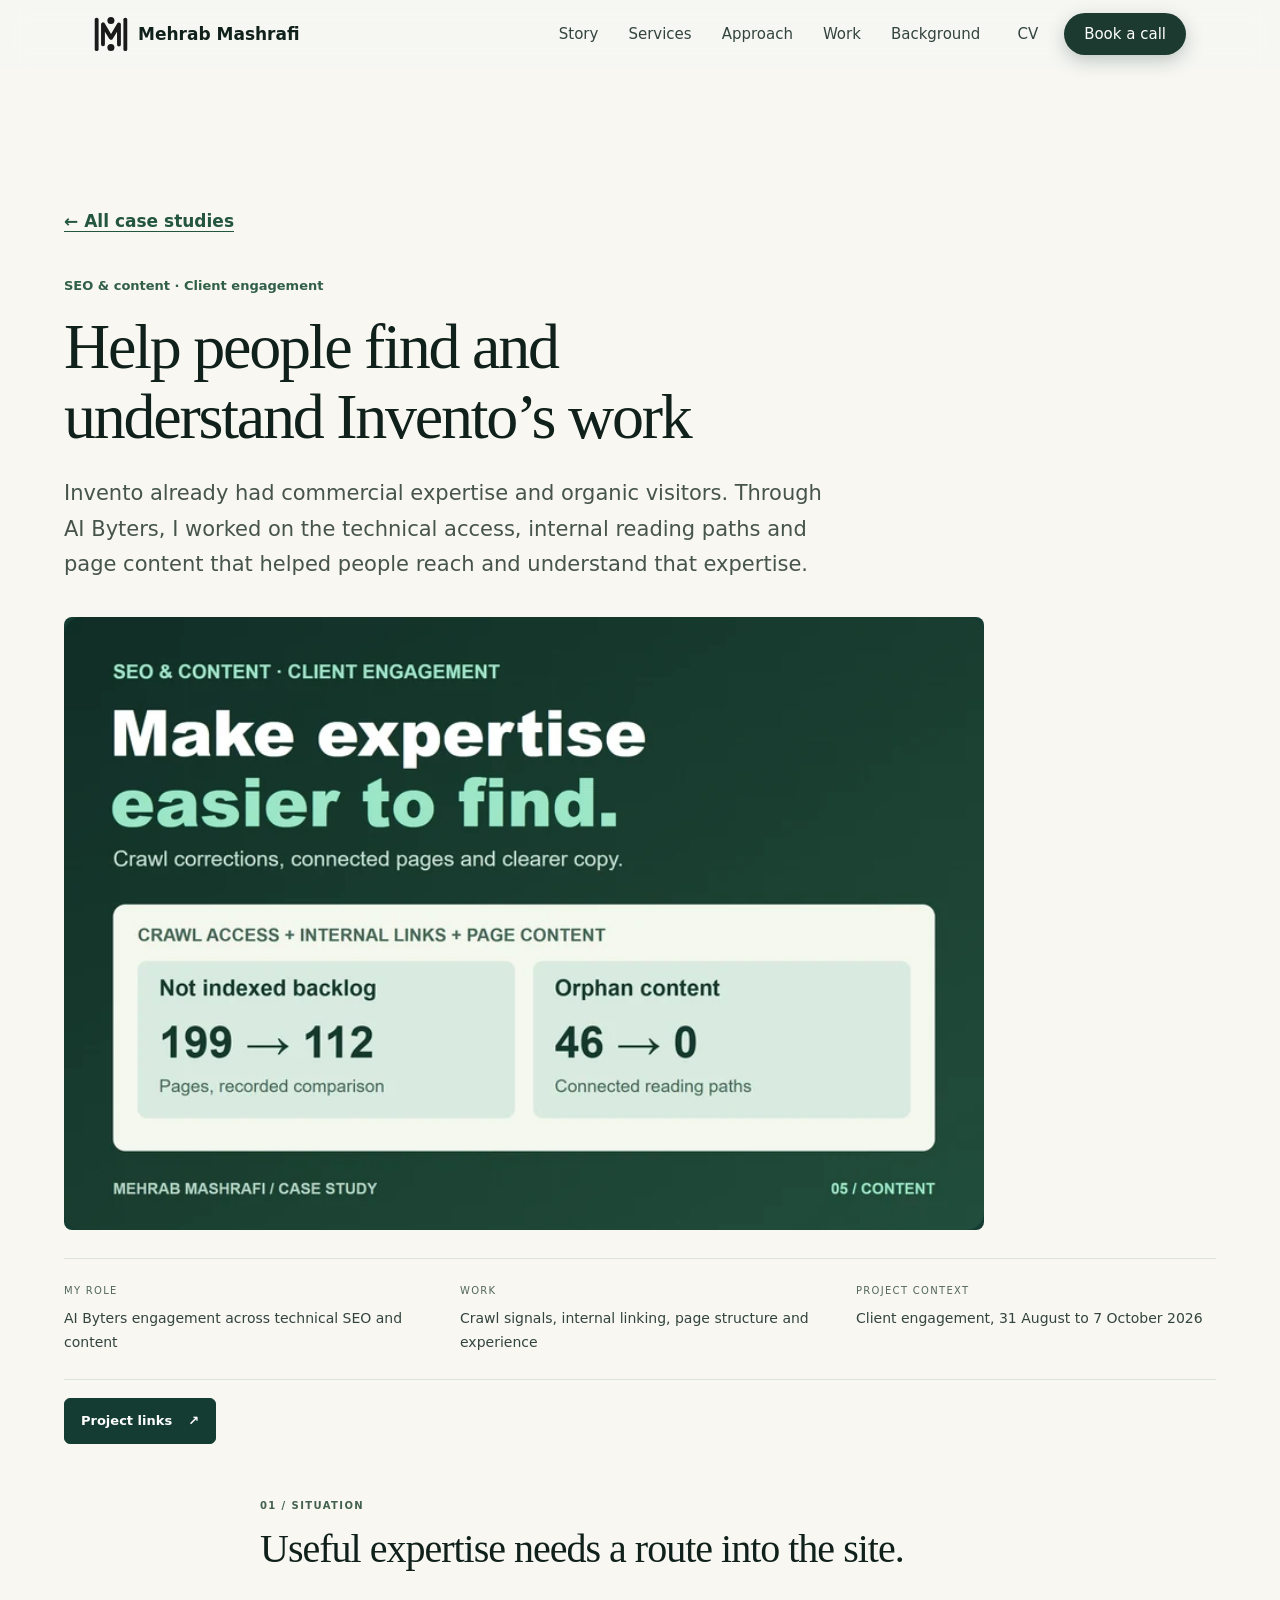
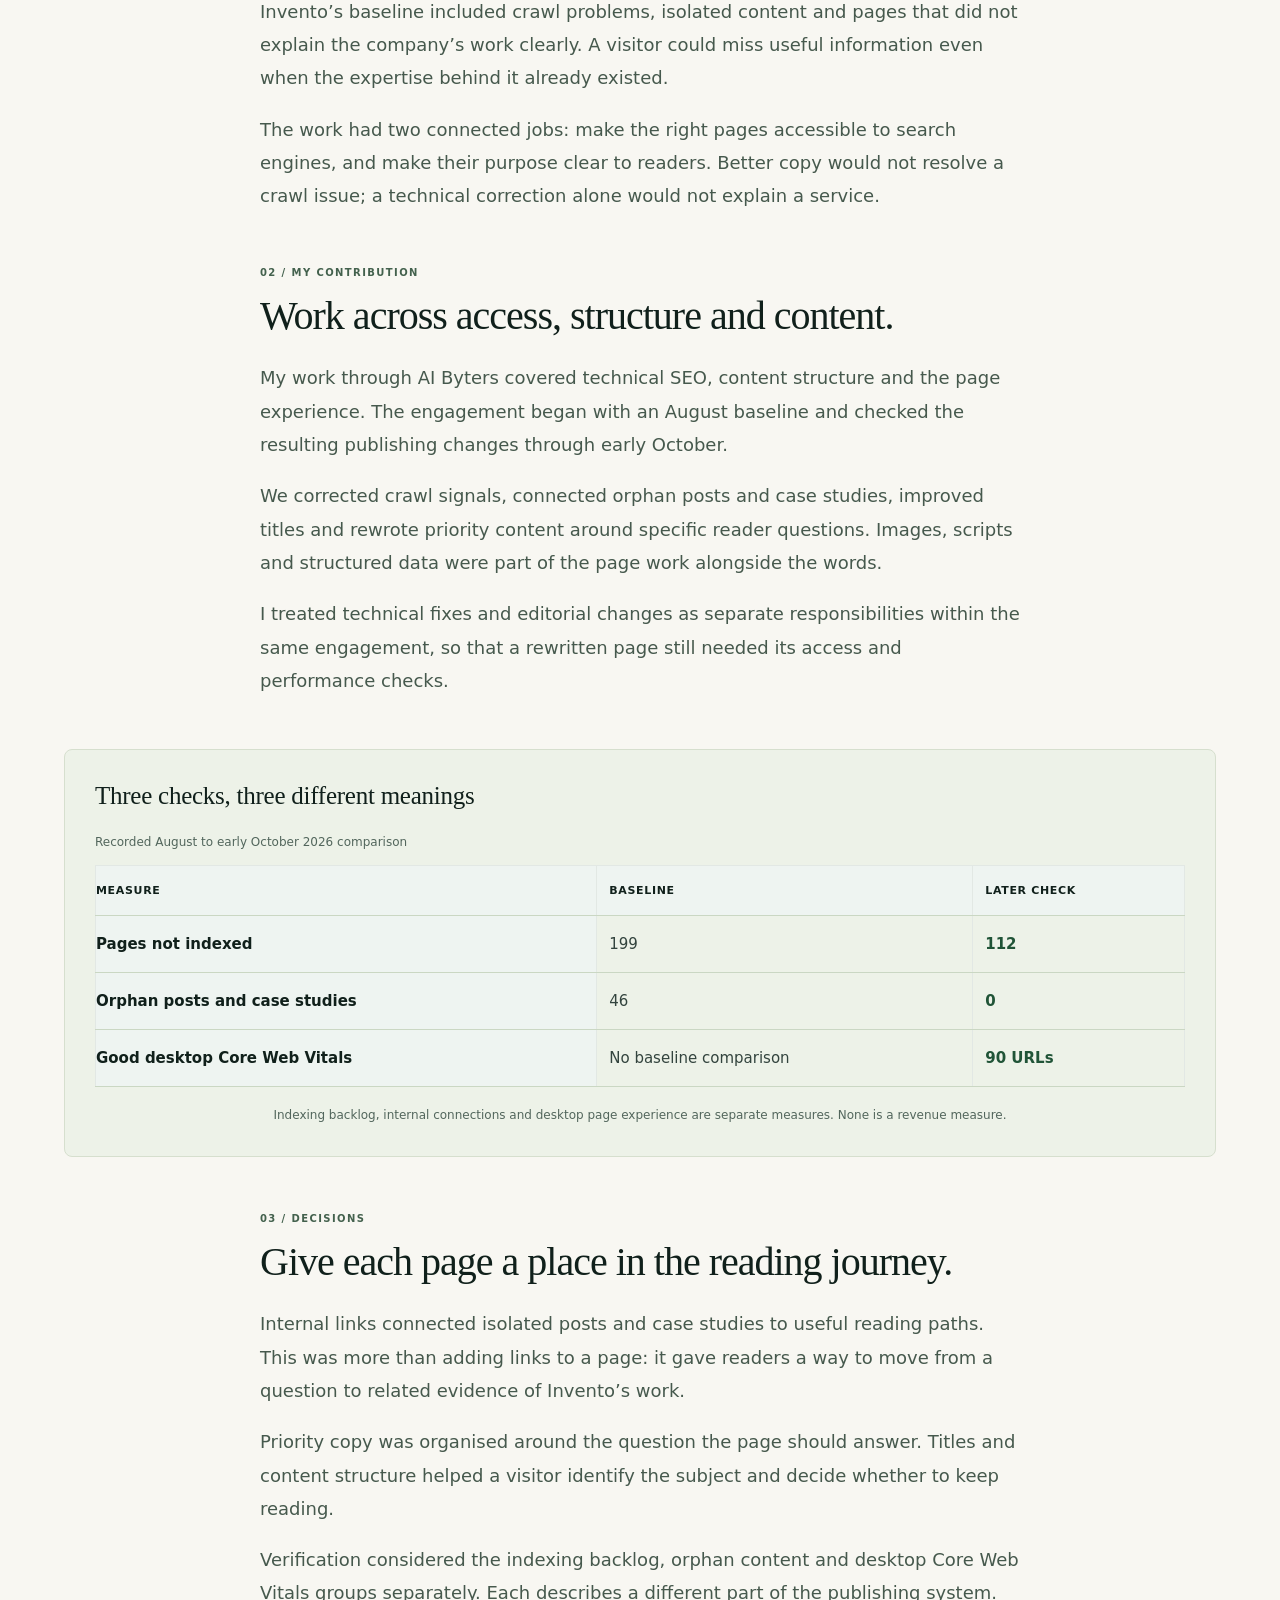
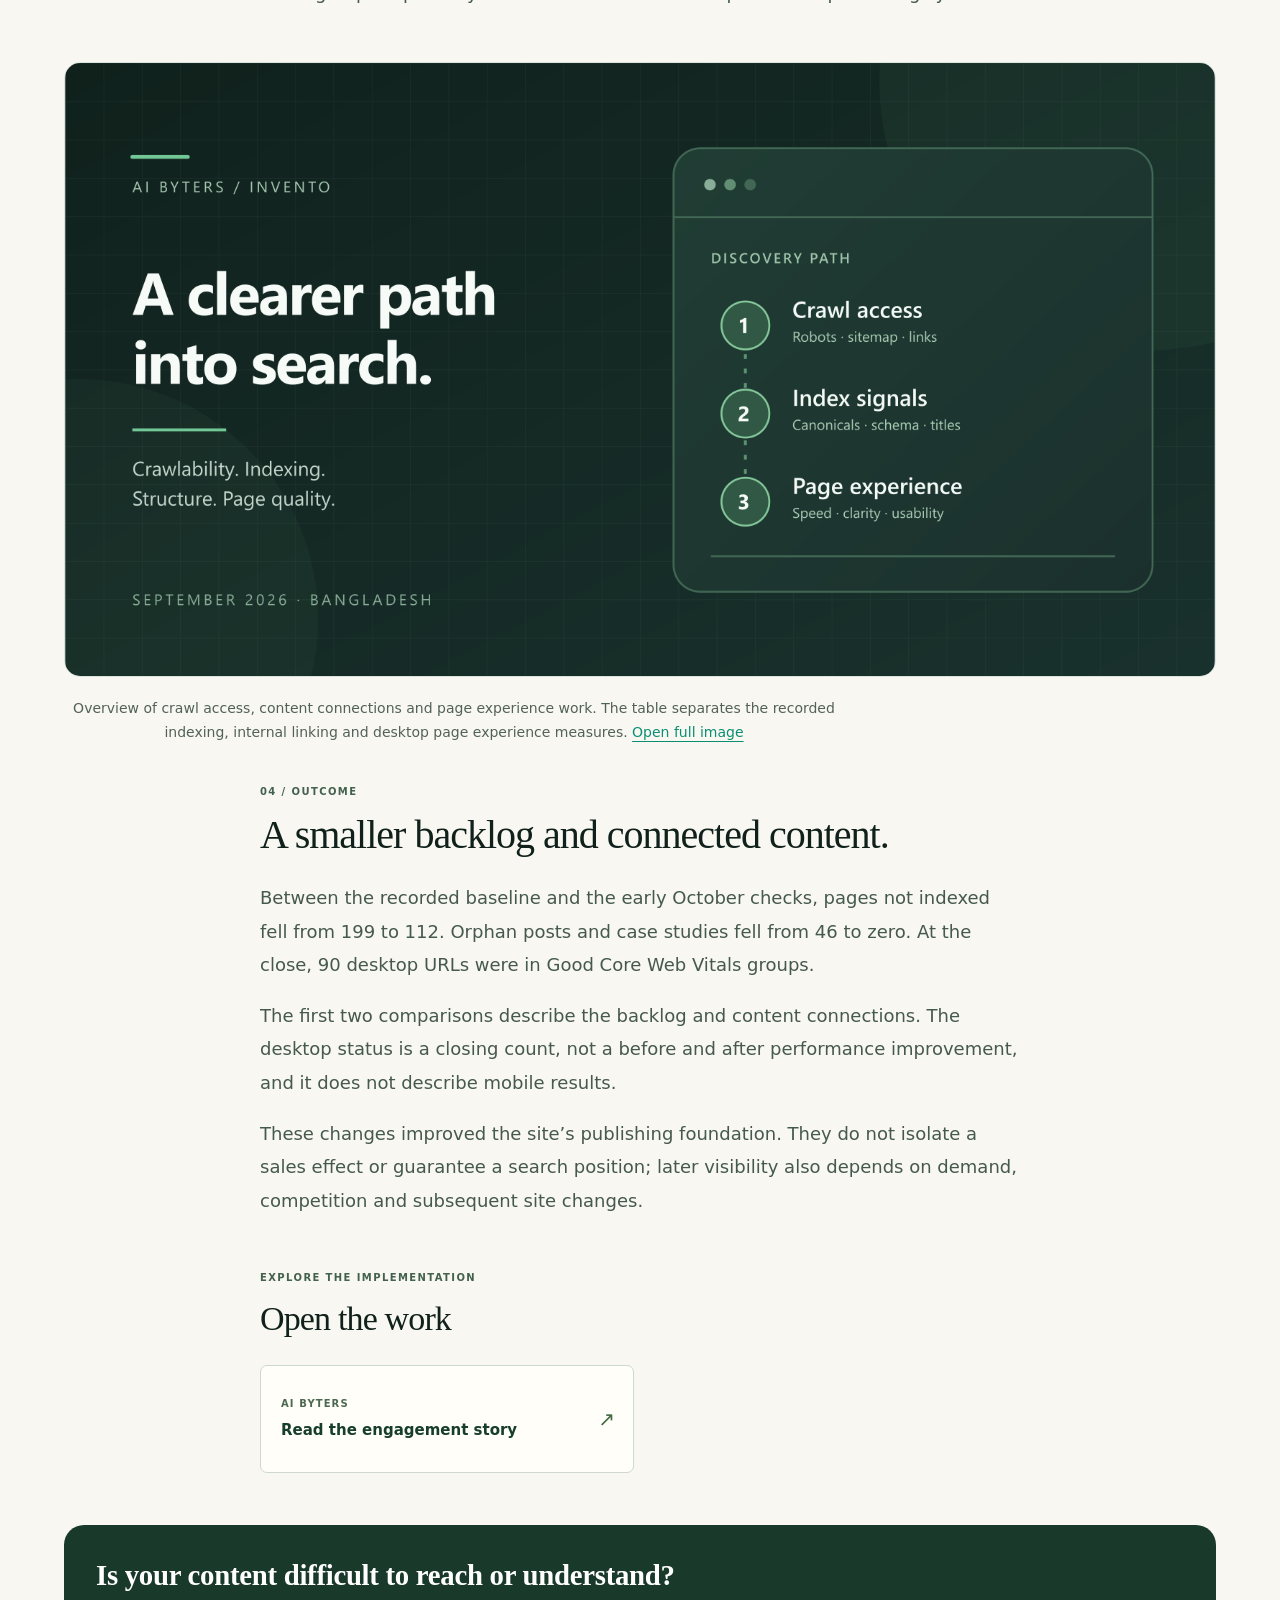
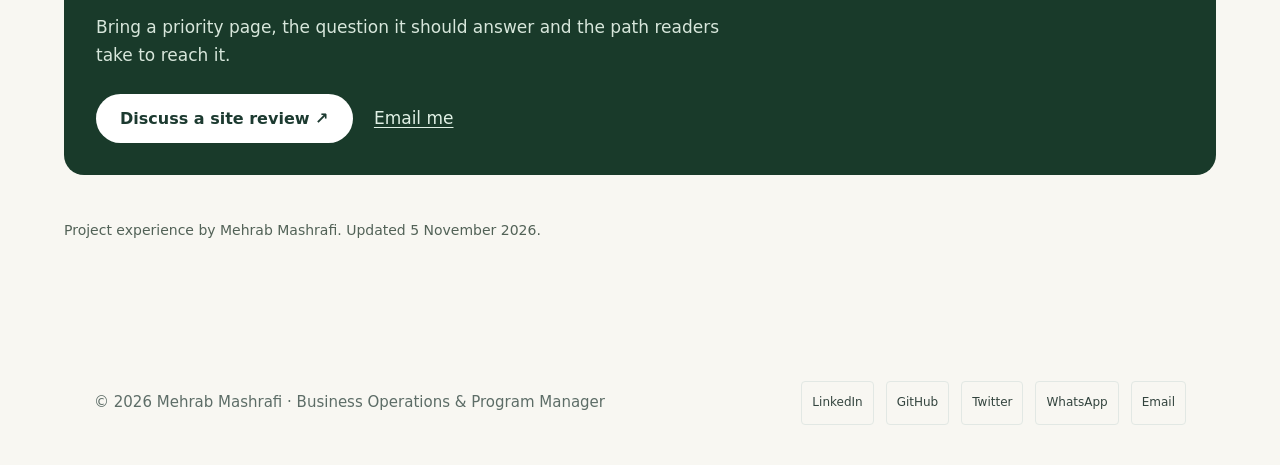
<file: projects/technical-seo-content-quality.html>
<!DOCTYPE html>
<html lang="en"><head>
<meta charset="UTF-8"><meta name="viewport" content="width=device-width, initial-scale=1"><title>Help people find and understand Invento’s work | Mehrab Mashrafi</title><meta name="description" content="AI Byters strengthened Invento’s crawl access, internal links and page content, starting with an August baseline and checking changes through early October 2026."><link rel="canonical" href="https://2mdipro7.github.io/projects/technical-seo-content-quality.html"><meta property="og:type" content="article"><meta property="og:title" content="Help people find and understand Invento’s work"><meta property="og:description" content="AI Byters strengthened Invento’s crawl access, internal links and page content, starting with an August baseline and checking changes through early October 2026."><meta property="og:url" content="https://2mdipro7.github.io/projects/technical-seo-content-quality.html"><meta name="twitter:card" content="summary"><meta name="theme-color" content="#1c3a30"><link rel="icon" href="../resources/images/mylogo_dark.svg"><link rel="stylesheet" href="../style.css?v=20261024"><link rel="stylesheet" href="../case-studies.css?v=20261106-links"><script type="application/ld+json">{"@context":"https://schema.org","@type":"Article","headline":"Help people find and understand Invento’s work","description":"AI Byters strengthened Invento’s crawl access, internal links and page content, starting with an August baseline and checking changes through early October 2026.","url":"https://2mdipro7.github.io/projects/technical-seo-content-quality.html","author":{"@type":"Person","name":"Mehrab Mashrafi","url":"https://2mdipro7.github.io/"},"about":"SEO & content"}</script></head>
<body class="case-collection-page"><a class="skip-link" href="#main">Skip to content</a><header class="site-header">
        <div class="wrap nav-inner">
            <a class="brand" href="../index.html" aria-label="Mehrab Mashrafi, home">
                <img src="../resources/images/mylogo_dark.svg" alt="" width="34" height="34">
                <span>Mehrab Mashrafi</span>
            </a>
            <button class="nav-toggle" aria-expanded="false" aria-controls="nav-links" aria-label="Open menu"><i class="fas fa-bars"></i></button>
            <ul class="nav-links" id="nav-links">
                <li><a href="../index.html#story">Story</a></li>
                <li><a href="../index.html#services">Services</a></li>
                <li><a href="../index.html#approach">Approach</a></li>
                <li><a href="../index.html#work">Work</a></li>
                <li><a href="../index.html#background">Background</a></li>
                <li><a class="nav-cv" href="../resources/Mehrab_Mashrafi_CV.pdf" download="Mehrab_Mashrafi_CV.pdf"><i class="fas fa-file-arrow-down"></i>CV</a></li>
                <li><a class="btn btn-primary" href="https://calendly.com/2mdipro7/30min" target="_blank" rel="noopener">Book a call</a></li>
            </ul>
        </div>
    </header>
<main id="main">
<article class="study-shell">
<a class="study-back" href="index.html">← All case studies</a>
<header class="study-heading"><p class="study-kicker">SEO &amp; content · Client engagement</p><h1>Help people find and understand Invento’s work</h1><p class="study-lead">Invento already had commercial expertise and organic visitors. Through AI Byters, I worked on the technical access, internal reading paths and page content that helped people reach and understand that expertise.</p></header>
<figure class="case-cover">
<img srcset="../resources/case-studies/covers/technical-seo-content-quality-800.webp 800w, ../resources/case-studies/covers/technical-seo-content-quality.webp 1600w" sizes="(max-width:720px) calc(100vw - 40px), 1152px" src="../resources/case-studies/covers/technical-seo-content-quality.webp" alt="Technical SEO and content workflow, connecting crawl access, internal links and useful pages." width="1200" height="800" fetchpriority="high">
</figure>
<dl class="study-facts case-role">
<div><dt>My role</dt><dd>AI Byters engagement across technical SEO and content</dd></div>
<div><dt>Work</dt><dd>Crawl signals, internal linking, page structure and experience</dd></div>
<div><dt>Project context</dt><dd>Client engagement, 31 August to 7 October 2026</dd></div>
</dl>
<nav class="project-shortcuts" aria-label="Project shortcuts"><a href="#project-resources">Project links <span aria-hidden="true">↗</span></a></nav>
<section class="story-chapter study-reading" id="situation">
<p class="story-label">01 / Situation</p>
<h2>Useful expertise needs a route into the site.</h2>
<p>Invento’s baseline included crawl problems, isolated content and pages that did not explain the company’s work clearly. A visitor could miss useful information even when the expertise behind it already existed.</p>
<p>The work had two connected jobs: make the right pages accessible to search engines, and make their purpose clear to readers. Better copy would not resolve a crawl issue; a technical correction alone would not explain a service.</p>
</section>
<section class="story-chapter study-reading" id="role">
<p class="story-label">02 / My contribution</p>
<h2>Work across access, structure and content.</h2>
<p>My work through AI Byters covered technical SEO, content structure and the page experience. The engagement began with an August baseline and checked the resulting publishing changes through early October.</p>
<p>We corrected crawl signals, connected orphan posts and case studies, improved titles and rewrote priority content around specific reader questions. Images, scripts and structured data were part of the page work alongside the words.</p>
<p>I treated technical fixes and editorial changes as separate responsibilities within the same engagement, so that a rewritten page still needed its access and performance checks.</p>
</section>
<figure class="process-map evidence-panel">
<h2>Three checks, three different meanings</h2>
<table><caption>Recorded August to early October 2026 comparison</caption><thead><tr><th scope="col">Measure</th><th scope="col">Baseline</th><th scope="col">Later check</th></tr></thead><tbody><tr><th scope="row">Pages not indexed</th><td>199</td><td>112</td></tr><tr><th scope="row">Orphan posts and case studies</th><td>46</td><td>0</td></tr><tr><th scope="row">Good desktop Core Web Vitals</th><td>No baseline comparison</td><td>90 URLs</td></tr></tbody></table>
<figcaption>Indexing backlog, internal connections and desktop page experience are separate measures. None is a revenue measure.</figcaption>
</figure>
<section class="story-chapter study-reading" id="decisions">
<p class="story-label">03 / Decisions</p>
<h2>Give each page a place in the reading journey.</h2>
<p>Internal links connected isolated posts and case studies to useful reading paths. This was more than adding links to a page: it gave readers a way to move from a question to related evidence of Invento’s work.</p>
<p>Priority copy was organised around the question the page should answer. Titles and content structure helped a visitor identify the subject and decide whether to keep reading.</p>
<p>Verification considered the indexing backlog, orphan content and desktop Core Web Vitals groups separately. Each describes a different part of the publishing system.</p>
</section>
<figure class="study-figure"><a href="../resources/case-studies/seo-content-quality.png" target="_blank" rel="noopener"><img src="../resources/case-studies/seo-content-quality.png" alt="Illustration of crawl access, page connections and content quality work" width="1200" height="675"></a><figcaption>Overview of crawl access, content connections and page experience work. The table separates the recorded indexing, internal linking and desktop page experience measures. <a href="../resources/case-studies/seo-content-quality.png" target="_blank" rel="noopener">Open full image</a></figcaption></figure>
<section class="story-chapter study-reading" id="outcome">
<p class="story-label">04 / Outcome</p>
<h2>A smaller backlog and connected content.</h2>
<p>Between the recorded baseline and the early October checks, pages not indexed fell from 199 to 112. Orphan posts and case studies fell from 46 to zero. At the close, 90 desktop URLs were in Good Core Web Vitals groups.</p>
<p>The first two comparisons describe the backlog and content connections. The desktop status is a closing count, not a before and after performance improvement, and it does not describe mobile results.</p>
<p>These changes improved the site’s publishing foundation. They do not isolate a sales effect or guarantee a search position; later visibility also depends on demand, competition and subsequent site changes.</p>
</section>

<section class="project-resources study-reading" id="project-resources" aria-labelledby="resources-heading"><p class="story-label">Explore the implementation</p><h2 id="resources-heading">Open the work</h2><ul class="resource-buttons"><li><a href="https://www.aibyters.com/case-studies/technical-seo-content-quality" target="_blank" rel="noopener"><span class="resource-platform">AI Byters</span><strong>Read the engagement story</strong><span class="resource-arrow" aria-hidden="true">↗</span></a></li></ul></section>
<section class="study-contact">
<h2>Is your content difficult to reach or understand?</h2>
<p>Bring a priority page, the question it should answer and the path readers take to reach it.</p>
<a class="btn btn-light" href="https://calendly.com/2mdipro7/30min" target="_blank" rel="noopener">Discuss a site review ↗</a>
<a class="study-email" href="mailto:mm4mashrafi@gmail.com?subject=Project%20enquiry">Email me</a>
</section>

<p class="study-note">Project experience by Mehrab Mashrafi. Updated <time datetime="2026-11-05">5 November 2026</time>.</p>
</article>
</main>
<footer class="site-footer">
        <div class="wrap footer-inner">
            <div>
                <div>&copy; 2026 Mehrab Mashrafi · Business Operations &amp; Program Manager</div>
                <div id="clock" aria-live="off"></div>
            </div>
            <ul class="socials">
                <li><a href="https://www.linkedin.com/in/2mdipro7" target="_blank" rel="noopener" aria-label="LinkedIn">LinkedIn</a></li>
                <li><a href="https://github.com/2mdipro7" target="_blank" rel="noopener" aria-label="GitHub">GitHub</a></li>
                <li><a href="https://twitter.com/dipro7mufc" target="_blank" rel="noopener" aria-label="Twitter">Twitter</a></li>
                <li><a href="https://wa.me/+8801646302935" target="_blank" rel="noopener" aria-label="WhatsApp">WhatsApp</a></li>
                <li><a href="mailto:mm4mashrafi@gmail.com" aria-label="Email">Email</a></li>
            </ul>
        </div>
    </footer><script src="../js/site.js?v=20261004b"></script></body></html>
</file>
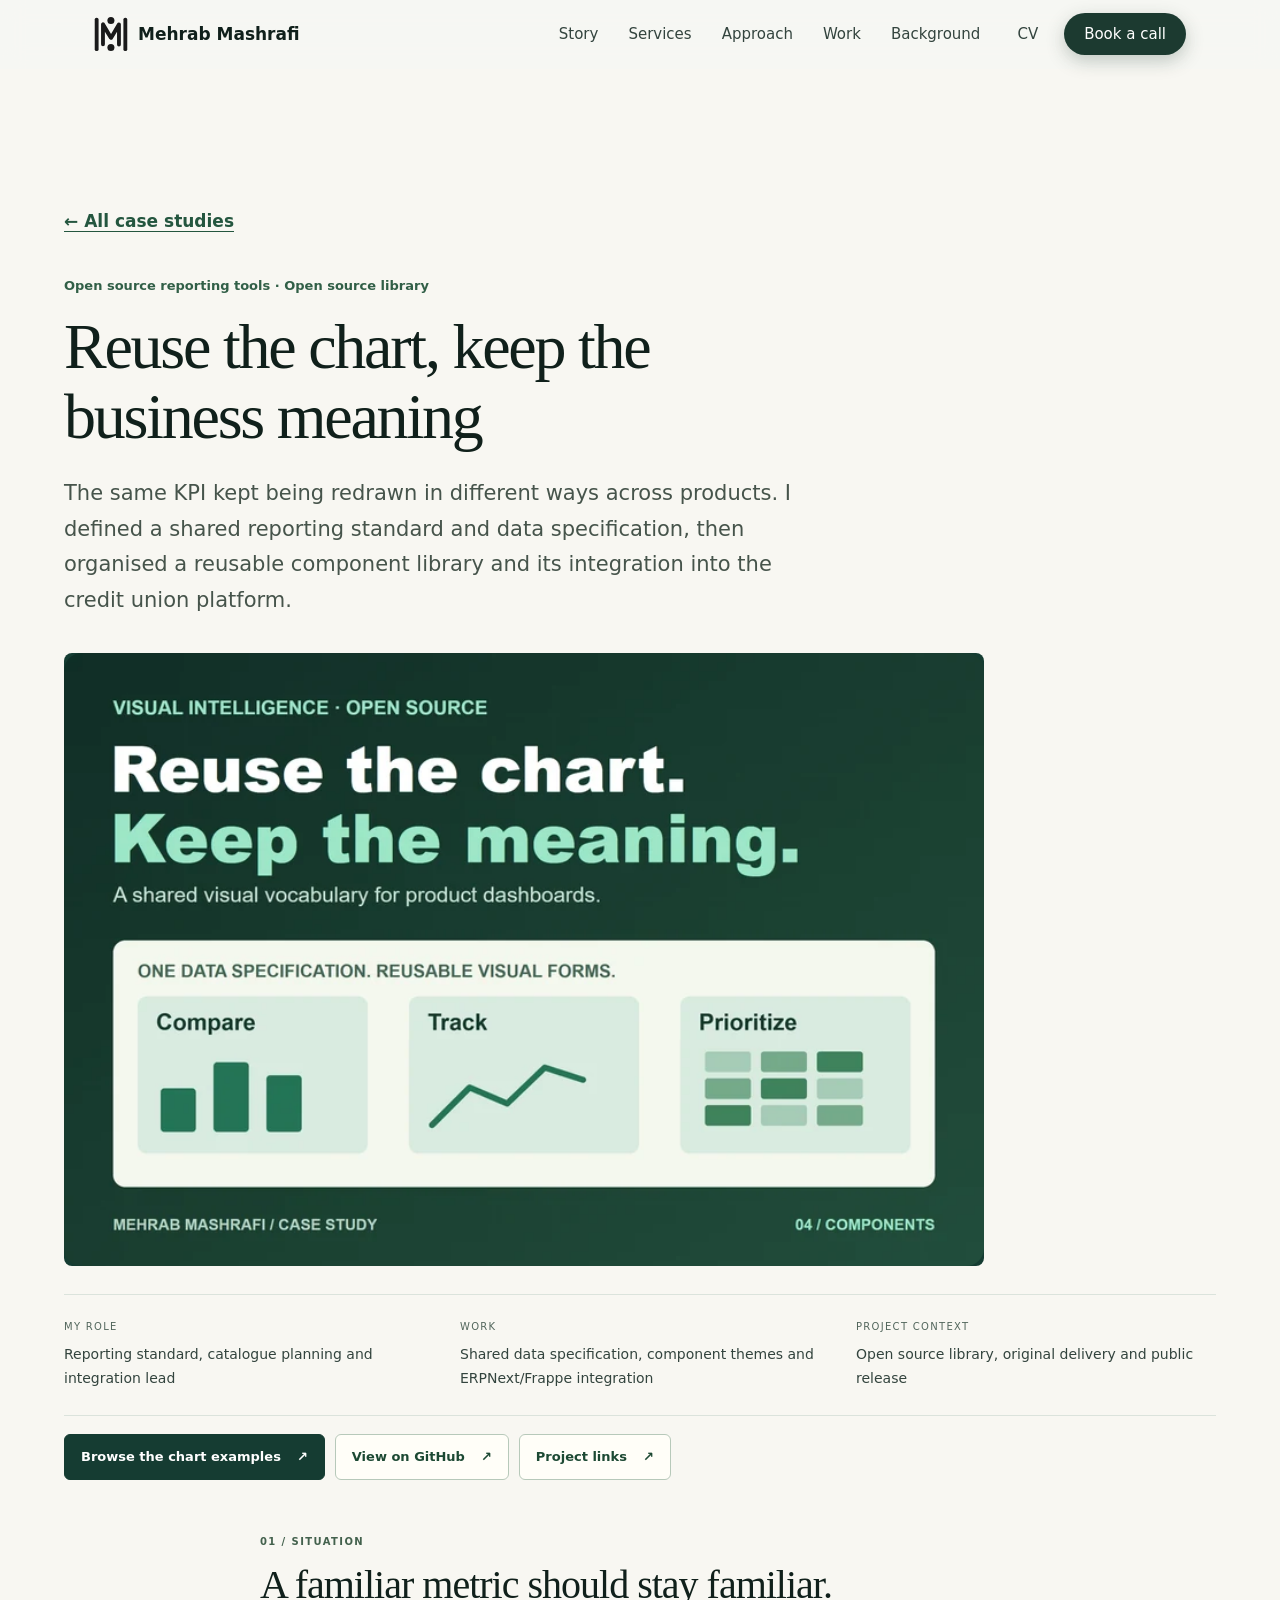
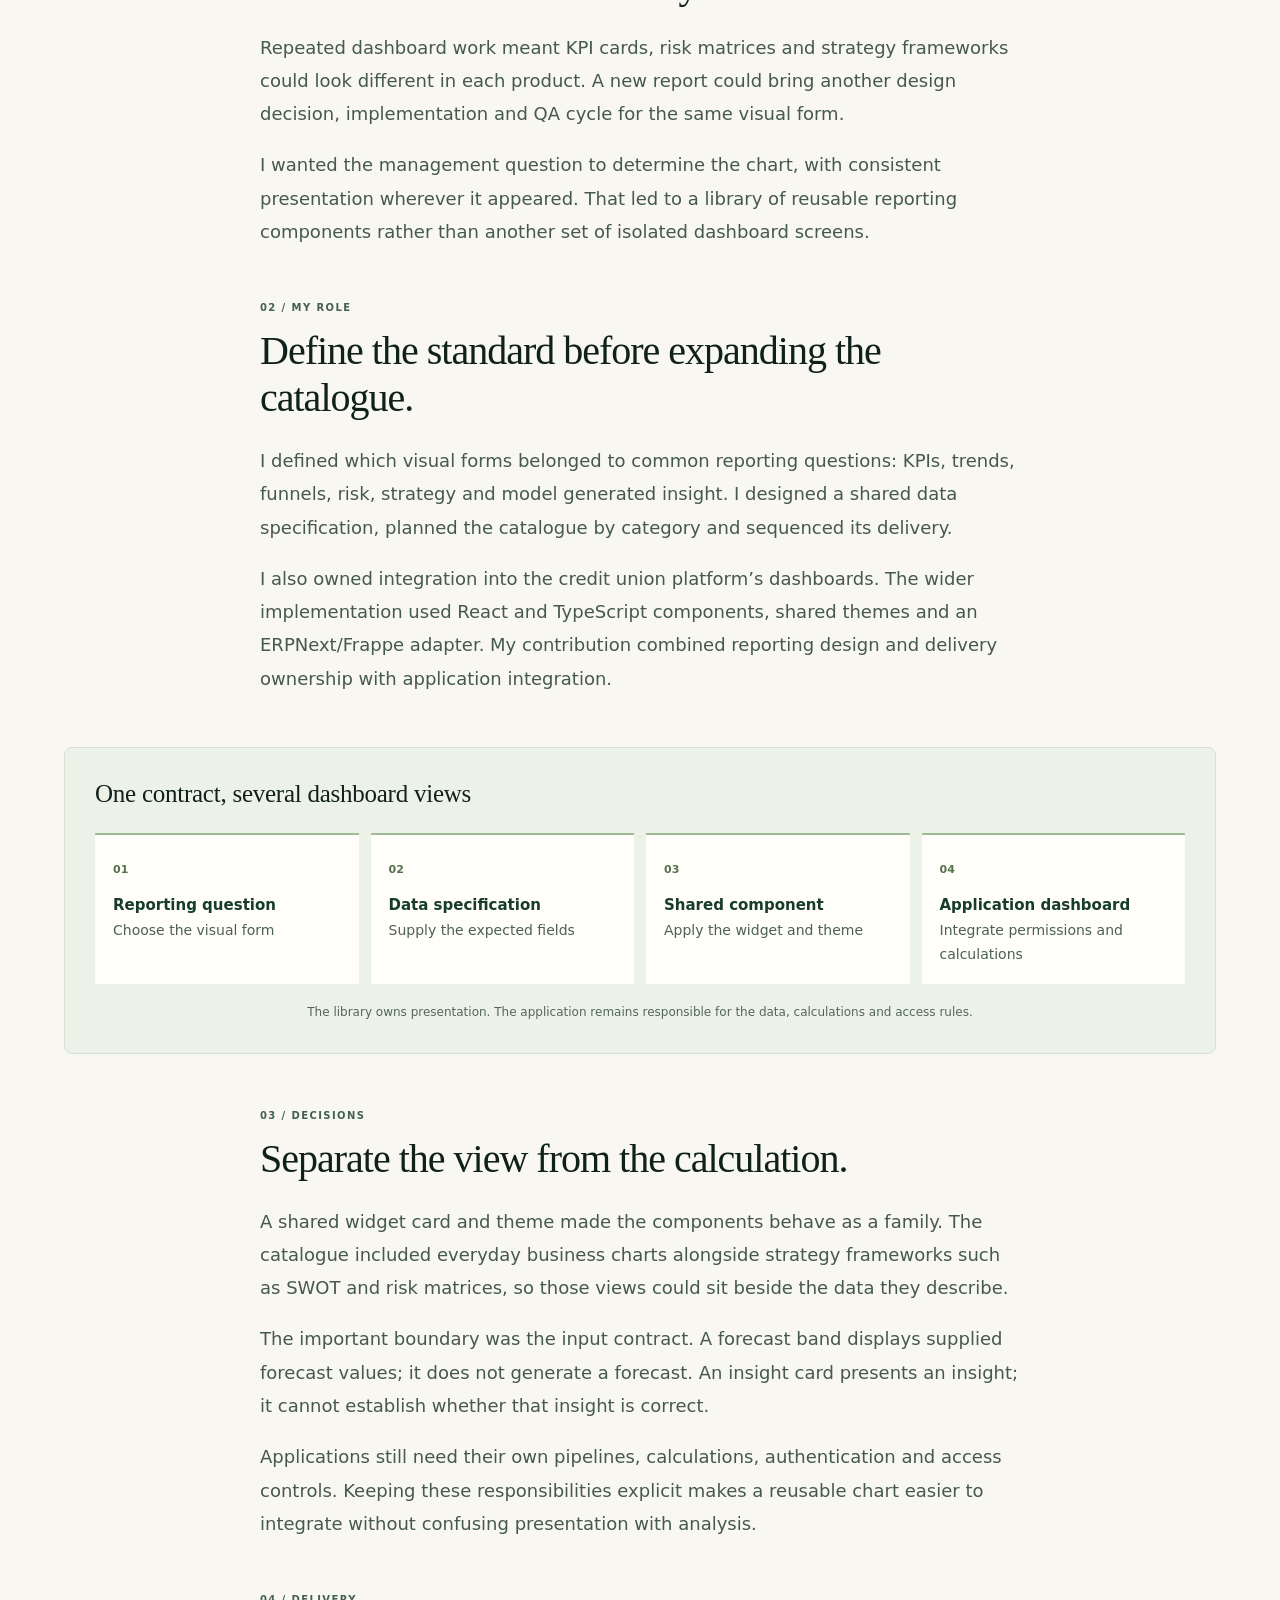
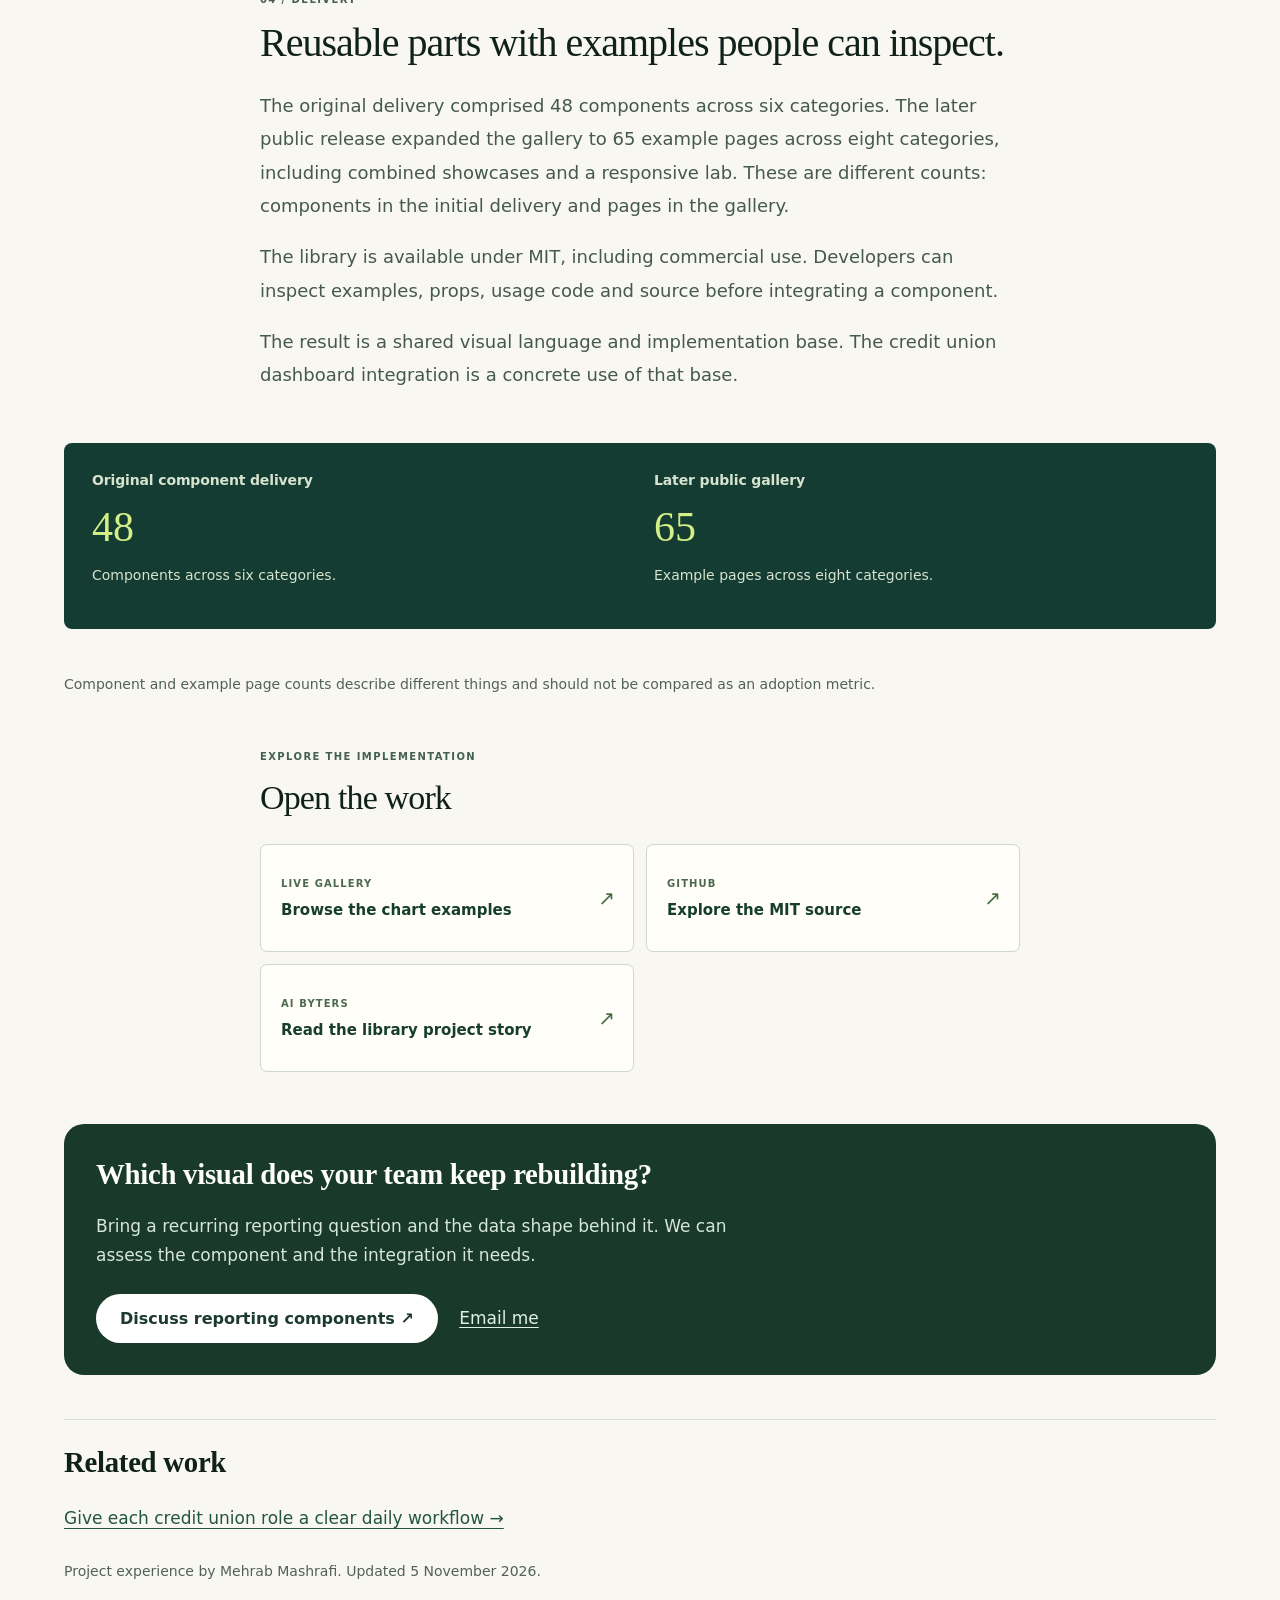
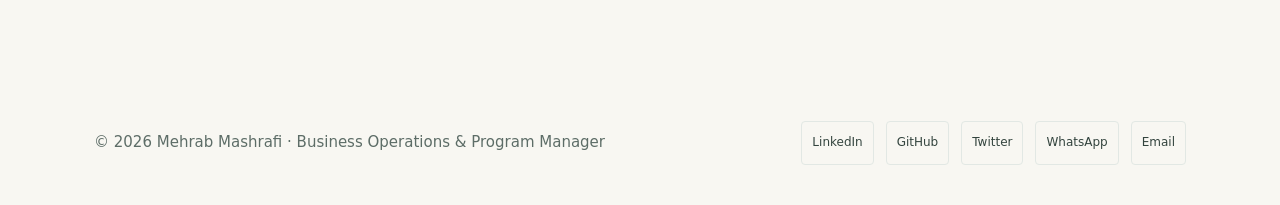
<file: projects/visual-intelligence-library.html>
<!DOCTYPE html>
<html lang="en"><head>
<meta charset="UTF-8"><meta name="viewport" content="width=device-width, initial-scale=1"><title>Reuse the chart, keep the business meaning | Mehrab Mashrafi</title><meta name="description" content="The same KPI should not need a different implementation in every dashboard. The AI Byters Chart Library gives teams reusable components, a shared data specification and live examples."><link rel="canonical" href="https://2mdipro7.github.io/projects/visual-intelligence-library.html"><meta property="og:type" content="article"><meta property="og:title" content="Reuse the chart, keep the business meaning"><meta property="og:description" content="The same KPI should not need a different implementation in every dashboard. The AI Byters Chart Library gives teams reusable components, a shared data specification and live examples."><meta property="og:url" content="https://2mdipro7.github.io/projects/visual-intelligence-library.html"><meta name="twitter:card" content="summary"><meta name="theme-color" content="#1c3a30"><link rel="icon" href="../resources/images/mylogo_dark.svg"><link rel="stylesheet" href="../style.css?v=20261024"><link rel="stylesheet" href="../case-studies.css?v=20261106-links"><script type="application/ld+json">{"@context":"https://schema.org","@type":"Article","headline":"Reuse the chart, keep the business meaning","description":"The same KPI should not need a different implementation in every dashboard. The AI Byters Chart Library gives teams reusable components, a shared data specification and live examples.","url":"https://2mdipro7.github.io/projects/visual-intelligence-library.html","author":{"@type":"Person","name":"Mehrab Mashrafi","url":"https://2mdipro7.github.io/"},"about":"Open source reporting tools"}</script></head>
<body class="case-collection-page"><a class="skip-link" href="#main">Skip to content</a><header class="site-header">
        <div class="wrap nav-inner">
            <a class="brand" href="../index.html" aria-label="Mehrab Mashrafi, home">
                <img src="../resources/images/mylogo_dark.svg" alt="" width="34" height="34">
                <span>Mehrab Mashrafi</span>
            </a>
            <button class="nav-toggle" aria-expanded="false" aria-controls="nav-links" aria-label="Open menu"><i class="fas fa-bars"></i></button>
            <ul class="nav-links" id="nav-links">
                <li><a href="../index.html#story">Story</a></li>
                <li><a href="../index.html#services">Services</a></li>
                <li><a href="../index.html#approach">Approach</a></li>
                <li><a href="../index.html#work">Work</a></li>
                <li><a href="../index.html#background">Background</a></li>
                <li><a class="nav-cv" href="../resources/Mehrab_Mashrafi_CV.pdf" download="Mehrab_Mashrafi_CV.pdf"><i class="fas fa-file-arrow-down"></i>CV</a></li>
                <li><a class="btn btn-primary" href="https://calendly.com/2mdipro7/30min" target="_blank" rel="noopener">Book a call</a></li>
            </ul>
        </div>
    </header>
<main id="main">
<article class="study-shell">
<a class="study-back" href="index.html">← All case studies</a>
<header class="study-heading"><p class="study-kicker">Open source reporting tools · Open source library</p><h1>Reuse the chart, keep the business meaning</h1><p class="study-lead">The same KPI kept being redrawn in different ways across products. I defined a shared reporting standard and data specification, then organised a reusable component library and its integration into the credit union platform.</p></header>
<figure class="case-cover">
<img srcset="../resources/case-studies/covers/visual-intelligence-library-800.webp 800w, ../resources/case-studies/covers/visual-intelligence-library.webp 1600w" sizes="(max-width:720px) calc(100vw - 40px), 1152px" src="../resources/case-studies/covers/visual-intelligence-library.webp" alt="Reusable visualisation components connected by a shared data specification and reporting standard." width="1200" height="800" fetchpriority="high">
</figure>
<dl class="study-facts case-role">
<div><dt>My role</dt><dd>Reporting standard, catalogue planning and integration lead</dd></div>
<div><dt>Work</dt><dd>Shared data specification, component themes and ERPNext/Frappe integration</dd></div>
<div><dt>Project context</dt><dd>Open source library, original delivery and public release</dd></div>
</dl>
<nav class="project-shortcuts" aria-label="Project shortcuts"><a href="https://www.aibyters.com/chart-library" target="_blank" rel="noopener">Browse the chart examples <span aria-hidden="true">↗</span></a><a href="https://github.com/2mdipro7/aibyters-chart-library" target="_blank" rel="noopener">View on GitHub <span aria-hidden="true">↗</span></a><a href="#project-resources">Project links <span aria-hidden="true">↗</span></a></nav>
<section class="story-chapter study-reading" id="situation">
<p class="story-label">01 / Situation</p>
<h2>A familiar metric should stay familiar.</h2>
<p>Repeated dashboard work meant KPI cards, risk matrices and strategy frameworks could look different in each product. A new report could bring another design decision, implementation and QA cycle for the same visual form.</p>
<p>I wanted the management question to determine the chart, with consistent presentation wherever it appeared. That led to a library of reusable reporting components rather than another set of isolated dashboard screens.</p>
</section>
<section class="story-chapter study-reading" id="role">
<p class="story-label">02 / My role</p>
<h2>Define the standard before expanding the catalogue.</h2>
<p>I defined which visual forms belonged to common reporting questions: KPIs, trends, funnels, risk, strategy and model generated insight. I designed a shared data specification, planned the catalogue by category and sequenced its delivery.</p>
<p>I also owned integration into the credit union platform’s dashboards. The wider implementation used React and TypeScript components, shared themes and an ERPNext/Frappe adapter. My contribution combined reporting design and delivery ownership with application integration.</p>
</section>
<figure class="process-map study-workflow">
<h2>One contract, several dashboard views</h2>
<ol>
<li><span>01</span><p><strong>Reporting question</strong><br>Choose the visual form</p></li>
<li><span>02</span><p><strong>Data specification</strong><br>Supply the expected fields</p></li>
<li><span>03</span><p><strong>Shared component</strong><br>Apply the widget and theme</p></li>
<li><span>04</span><p><strong>Application dashboard</strong><br>Integrate permissions and calculations</p></li>
</ol>
<figcaption>The library owns presentation. The application remains responsible for the data, calculations and access rules.</figcaption>
</figure>
<section class="story-chapter study-reading" id="decisions">
<p class="story-label">03 / Decisions</p>
<h2>Separate the view from the calculation.</h2>
<p>A shared widget card and theme made the components behave as a family. The catalogue included everyday business charts alongside strategy frameworks such as SWOT and risk matrices, so those views could sit beside the data they describe.</p>
<p>The important boundary was the input contract. A forecast band displays supplied forecast values; it does not generate a forecast. An insight card presents an insight; it cannot establish whether that insight is correct.</p>
<p>Applications still need their own pipelines, calculations, authentication and access controls. Keeping these responsibilities explicit makes a reusable chart easier to integrate without confusing presentation with analysis.</p>
</section>

<section class="story-chapter study-reading" id="outcome">
<p class="story-label">04 / Delivery</p>
<h2>Reusable parts with examples people can inspect.</h2>
<p>The original delivery comprised 48 components across six categories. The later public release expanded the gallery to 65 example pages across eight categories, including combined showcases and a responsive lab. These are different counts: components in the initial delivery and pages in the gallery.</p>
<p>The library is available under MIT, including commercial use. Developers can inspect examples, props, usage code and source before integrating a component.</p>
<p>The result is a shared visual language and implementation base. The credit union dashboard integration is a concrete use of that base.</p>
</section>
<section class="evidence-panel study-proof" aria-label="Library scope">
<div><h2>Original component delivery</h2><p class="study-value">48</p><p>Components across six categories.</p></div>
<div><h2>Later public gallery</h2><p class="study-value">65</p><p>Example pages across eight categories.</p></div>
</section>
<p class="study-note">Component and example page counts describe different things and should not be compared as an adoption metric.</p>
<section class="project-resources study-reading" id="project-resources" aria-labelledby="resources-heading"><p class="story-label">Explore the implementation</p><h2 id="resources-heading">Open the work</h2><ul class="resource-buttons"><li><a href="https://www.aibyters.com/chart-library" target="_blank" rel="noopener"><span class="resource-platform">Live gallery</span><strong>Browse the chart examples</strong><span class="resource-arrow" aria-hidden="true">↗</span></a></li><li><a href="https://github.com/2mdipro7/aibyters-chart-library" target="_blank" rel="noopener"><span class="resource-platform">GitHub</span><strong>Explore the MIT source</strong><span class="resource-arrow" aria-hidden="true">↗</span></a></li><li><a href="https://www.aibyters.com/case-studies/visual-intelligence-library" target="_blank" rel="noopener"><span class="resource-platform">AI Byters</span><strong>Read the library project story</strong><span class="resource-arrow" aria-hidden="true">↗</span></a></li></ul></section>
<section class="study-contact">
<h2>Which visual does your team keep rebuilding?</h2>
<p>Bring a recurring reporting question and the data shape behind it. We can assess the component and the integration it needs.</p>
<a class="btn btn-light" href="https://calendly.com/2mdipro7/30min" target="_blank" rel="noopener">Discuss reporting components ↗</a>
<a class="study-email" href="mailto:mm4mashrafi@gmail.com?subject=Project%20enquiry">Email me</a>
</section>
<nav aria-label="Related case studies" class="study-related"><h2>Related work</h2><a href="credit-union-platform.html">Give each credit union role a clear daily workflow →</a></nav>
<p class="study-note">Project experience by Mehrab Mashrafi. Updated <time datetime="2026-11-05">5 November 2026</time>.</p>
</article>
</main>
<footer class="site-footer">
        <div class="wrap footer-inner">
            <div>
                <div>&copy; 2026 Mehrab Mashrafi · Business Operations &amp; Program Manager</div>
                <div id="clock" aria-live="off"></div>
            </div>
            <ul class="socials">
                <li><a href="https://www.linkedin.com/in/2mdipro7" target="_blank" rel="noopener" aria-label="LinkedIn">LinkedIn</a></li>
                <li><a href="https://github.com/2mdipro7" target="_blank" rel="noopener" aria-label="GitHub">GitHub</a></li>
                <li><a href="https://twitter.com/dipro7mufc" target="_blank" rel="noopener" aria-label="Twitter">Twitter</a></li>
                <li><a href="https://wa.me/+8801646302935" target="_blank" rel="noopener" aria-label="WhatsApp">WhatsApp</a></li>
                <li><a href="mailto:mm4mashrafi@gmail.com" aria-label="Email">Email</a></li>
            </ul>
        </div>
    </footer><script src="../js/site.js?v=20261004b"></script></body></html>
</file>
<file: style.css>
/* =========================================================
   Mehrab Mashrafi — Portfolio design system
   ========================================================= */

:root {
    --ink: #10201b;
    --ink-2: #33443e;
    --muted: #5d6d67;
    --line: #e2e8e4;
    --bg: #f6f7f4;
    --surface: #ffffff;
    --surface-2: #eef4f1;
    --brand: #0b8f73;
    --brand-bright: #09c199;
    --brand-deep: #1c3a30;
    --accent: #2958b5;
    --warn: #b4532a;
    --warn-bg: #fbeee7;
    --ok-bg: #e3f5ee;
    --radius: 14px;
    --radius-lg: 22px;
    --shadow-sm: 0 1px 2px rgba(16, 32, 27, 0.06), 0 2px 8px rgba(16, 32, 27, 0.04);
    --shadow-md: 0 4px 12px rgba(16, 32, 27, 0.08), 0 16px 40px rgba(16, 32, 27, 0.08);
    --font-sans: "Inter", system-ui, -apple-system, "Segoe UI", Roboto, Helvetica, Arial, sans-serif;
    --font-display: "Fraunces", Georgia, "Times New Roman", serif;
    --wrap: 1140px;
}

*,
*::before,
*::after {
    box-sizing: border-box;
}

html {
    scroll-behavior: smooth;
    scroll-padding-top: 84px;
    -webkit-text-size-adjust: 100%;
}

body {
    margin: 0;
    font-family: var(--font-sans);
    font-size: 17px;
    line-height: 1.65;
    color: var(--ink-2);
    background: var(--bg);
    -webkit-font-smoothing: antialiased;
    overflow-x: hidden;
}

img {
    max-width: 100%;
    height: auto;
}

a {
    color: var(--brand);
    text-decoration-thickness: 1px;
    text-underline-offset: 3px;
}

a:hover {
    color: var(--brand-deep);
}

:focus-visible {
    outline: 3px solid var(--brand-bright);
    outline-offset: 3px;
    border-radius: 6px;
}

h1, h2, h3, h4 {
    color: var(--ink);
    line-height: 1.2;
    margin: 0 0 0.5em;
}

h1, h2 {
    font-family: var(--font-display);
    font-weight: 600;
    letter-spacing: -0.01em;
}

h3 {
    font-size: 1.15rem;
    font-weight: 700;
}

p {
    margin: 0 0 1em;
}

.wrap {
    width: 100%;
    max-width: var(--wrap);
    margin: 0 auto;
    padding: 0 24px;
}

.skip-link {
    position: absolute;
    left: -999px;
    top: 8px;
    z-index: 100;
    background: var(--ink);
    color: #fff;
    padding: 8px 14px;
    border-radius: 8px;
}

.skip-link:focus {
    left: 8px;
}

/* ---------- Buttons ---------- */
.btn {
    display: inline-flex;
    align-items: center;
    justify-content: center;
    gap: 10px;
    padding: 13px 22px;
    border-radius: 999px;
    font-weight: 600;
    font-size: 16px;
    line-height: 1.2;
    text-decoration: none;
    border: 2px solid transparent;
    transition: transform 0.2s ease, background-color 0.2s ease, box-shadow 0.2s ease, color 0.2s ease;
    cursor: pointer;
}

.btn:hover {
    transform: translateY(-2px);
}

.btn-primary {
    background: var(--brand-deep);
    color: #fff;
    box-shadow: 0 6px 18px rgba(28, 58, 48, 0.25);
}

.btn-primary:hover {
    background: var(--brand);
    color: #fff;
}

.btn-ghost {
    border-color: var(--brand-deep);
    color: var(--brand-deep);
    background: transparent;
}

.btn-ghost:hover {
    background: var(--surface-2);
    color: var(--brand-deep);
}

.btn-light {
    background: #fff;
    color: var(--brand-deep);
}

.btn-light:hover {
    background: var(--ok-bg);
    color: var(--brand-deep);
}

.btn-outline-light {
    border-color: rgba(255, 255, 255, 0.7);
    color: #fff;
}

.btn-outline-light:hover {
    background: rgba(255, 255, 255, 0.12);
    color: #fff;
}

.btn-sm {
    padding: 9px 16px;
    font-size: 14px;
}

.link-arrow {
    font-weight: 600;
    text-decoration: none;
    display: inline-flex;
    align-items: center;
    gap: 8px;
}

.link-arrow i {
    transition: transform 0.2s ease;
}

.link-arrow:hover i {
    transform: translateX(4px);
}

/* ---------- Site header / nav ---------- */
.site-header {
    position: sticky;
    top: 0;
    z-index: 50;
    background: rgba(246, 247, 244, 0.86);
    backdrop-filter: saturate(180%) blur(12px);
    -webkit-backdrop-filter: saturate(180%) blur(12px);
    border-bottom: 1px solid transparent;
    transition: border-color 0.2s ease, box-shadow 0.2s ease;
}

.site-header.is-scrolled {
    border-bottom-color: var(--line);
    box-shadow: 0 2px 12px rgba(16, 32, 27, 0.05);
}

.nav-inner {
    display: flex;
    align-items: center;
    justify-content: space-between;
    gap: 20px;
    height: 68px;
}

.brand {
    display: inline-flex;
    align-items: center;
    gap: 10px;
    text-decoration: none;
    color: var(--ink);
    font-weight: 700;
    font-size: 17px;
}

.brand img {
    width: 34px;
    height: 34px;
}

.brand:hover {
    color: var(--ink);
}

.nav-links {
    display: flex;
    align-items: center;
    gap: 6px;
    list-style: none;
    margin: 0;
    padding: 0;
}

.nav-links a {
    display: block;
    padding: 8px 12px;
    border-radius: 999px;
    color: var(--ink-2);
    text-decoration: none;
    font-size: 15px;
    font-weight: 500;
}

.nav-links a:hover,
.nav-links a[aria-current="true"] {
    background: var(--surface-2);
    color: var(--ink);
}

.nav-links a.btn {
    display: inline-flex;
}

.nav-links .btn {
    margin-left: 8px;
    color: #fff;
    padding: 10px 18px;
    font-size: 15px;
}

.nav-links .btn:hover {
    background: var(--brand);
    color: #fff;
}

.nav-toggle {
    display: none;
    background: none;
    border: 1px solid var(--line);
    border-radius: 10px;
    width: 44px;
    height: 44px;
    font-size: 18px;
    color: var(--ink);
    cursor: pointer;
}

@media (max-width: 880px) {
    .nav-toggle {
        display: inline-flex;
        align-items: center;
        justify-content: center;
    }

    .nav-links {
        display: none;
        position: absolute;
        top: 68px;
        left: 0;
        right: 0;
        flex-direction: column;
        align-items: stretch;
        gap: 2px;
        padding: 12px 16px 20px;
        background: var(--bg);
        border-bottom: 1px solid var(--line);
        box-shadow: 0 12px 24px rgba(16, 32, 27, 0.08);
    }

    .nav-links.is-open {
        display: flex;
    }

    .nav-links a {
        padding: 12px 14px;
        font-size: 16px;
    }

    .nav-links .btn {
        margin: 8px 0 0;
    }
}

/* ---------- Hero ---------- */
.hero {
    padding: 72px 0 56px;
    position: relative;
    overflow: hidden;
}

.hero::before {
    content: "";
    position: absolute;
    width: 720px;
    height: 720px;
    right: -240px;
    top: -260px;
    background: radial-gradient(circle, rgba(9, 193, 153, 0.18), rgba(9, 193, 153, 0) 65%);
    pointer-events: none;
}

.hero-grid {
    display: grid;
    grid-template-columns: 1.1fr 0.9fr;
    gap: 56px;
    align-items: center;
    position: relative;
}

.eyebrow {
    display: inline-flex;
    align-items: center;
    gap: 8px;
    font-size: 13px;
    font-weight: 700;
    letter-spacing: 0.08em;
    text-transform: uppercase;
    color: var(--brand);
    margin-bottom: 18px;
}

.eyebrow::before {
    content: "";
    width: 22px;
    height: 2px;
    background: currentColor;
}

.hero h1 {
    font-size: clamp(2.3rem, 5vw, 3.6rem);
    line-height: 1.08;
    margin-bottom: 22px;
}

.hero h1 em {
    font-style: italic;
    color: var(--brand);
}

.hero-sub {
    font-size: 1.2rem;
    color: var(--muted);
    max-width: 560px;
    margin-bottom: 30px;
}

.hero-sub strong {
    color: var(--ink);
}

.hero-ctas {
    display: flex;
    flex-wrap: wrap;
    gap: 12px;
    margin-bottom: 28px;
}

.hero-meta {
    display: flex;
    flex-wrap: wrap;
    gap: 8px 22px;
    font-size: 14px;
    color: var(--muted);
    margin: 0;
    padding: 0;
    list-style: none;
}

.hero-meta i {
    color: var(--brand);
    margin-right: 6px;
}

/* Hero intro: glowing headshot */
.hero-intro {
    display: flex;
    align-items: center;
    gap: 22px;
    margin-bottom: 26px;
}

.hero-intro .eyebrow {
    margin-bottom: 0;
}

.hero-intro .eyebrow::before {
    display: none;
}

.hero-name {
    font-size: 1.25rem;
    font-weight: 700;
    color: var(--ink);
    margin: 0 0 4px;
}

.avatar-glow {
    position: relative;
    width: 124px;
    height: 124px;
    flex-shrink: 0;
    border-radius: 50%;
    padding: 4px;
    isolation: isolate;
    box-shadow: 0 0 22px rgba(9, 193, 153, 0.55), 0 0 60px rgba(9, 193, 153, 0.28);
}

/* rotating gradient ring */
.avatar-glow::before {
    content: "";
    position: absolute;
    inset: 0;
    border-radius: 50%;
    background: conic-gradient(from 0deg, var(--brand-bright), #7ef0d3, var(--accent), var(--brand-bright));
    animation: ring-spin 8s linear infinite;
    z-index: -1;
}

/* soft halo */
.avatar-glow::after {
    content: "";
    position: absolute;
    inset: -26px;
    border-radius: 50%;
    background: radial-gradient(circle, rgba(9, 193, 153, 0.6) 0%, rgba(9, 193, 153, 0.25) 45%, rgba(9, 193, 153, 0) 70%);
    filter: blur(8px);
    animation: halo-pulse 3.6s ease-in-out infinite;
    z-index: -2;
}

.avatar-glow img {
    display: block;
    width: 100%;
    height: 100%;
    object-fit: cover;
    border-radius: 50%;
    border: 4px solid var(--bg);
}

@keyframes ring-spin {
    to { transform: rotate(360deg); }
}

@keyframes halo-pulse {
    0%, 100% { opacity: 0.75; transform: scale(0.97); }
    50% { opacity: 1; transform: scale(1.05); }
}

/* Hero visual: "after" status board */
.board {
    background: var(--surface);
    border: 1px solid var(--line);
    border-radius: var(--radius-lg);
    box-shadow: var(--shadow-md);
    padding: 22px;
    position: relative;
}

.board-head {
    display: flex;
    justify-content: space-between;
    align-items: center;
    margin-bottom: 14px;
}

.board-title {
    font-weight: 700;
    color: var(--ink);
    font-size: 15px;
}

.board-date {
    font-size: 12px;
    color: var(--muted);
}

.board-kpis {
    display: grid;
    grid-template-columns: repeat(3, 1fr);
    gap: 10px;
    margin-bottom: 14px;
}

.board-kpi {
    background: var(--bg);
    border-radius: 10px;
    padding: 10px 12px;
}

.board-kpi b {
    display: block;
    font-size: 20px;
    color: var(--ink);
    line-height: 1.2;
}

.board-kpi span {
    font-size: 11.5px;
    color: var(--muted);
}

.board-row {
    display: grid;
    grid-template-columns: 1fr auto auto;
    gap: 10px;
    align-items: center;
    padding: 10px 0;
    border-top: 1px solid var(--line);
    font-size: 14px;
}

.board-row .task {
    color: var(--ink);
    font-weight: 500;
}

.board-row .owner {
    width: 28px;
    height: 28px;
    border-radius: 50%;
    background: var(--surface-2);
    color: var(--brand-deep);
    display: inline-flex;
    align-items: center;
    justify-content: center;
    font-size: 11px;
    font-weight: 700;
}

.status {
    font-size: 11.5px;
    font-weight: 700;
    padding: 4px 10px;
    border-radius: 999px;
    white-space: nowrap;
}

.status.done { background: var(--ok-bg); color: #0a6e57; }
.status.on-track { background: #e8effc; color: var(--accent); }
.status.risk { background: var(--warn-bg); color: var(--warn); }

.board {
    padding-bottom: 64px;
}

.board-note {
    position: absolute;
    left: -26px;
    bottom: -24px;
    background: var(--brand-deep);
    color: #fff;
    font-size: 13px;
    padding: 10px 14px;
    border-radius: 12px;
    box-shadow: var(--shadow-md);
    max-width: 240px;
    line-height: 1.4;
}

.board-note i {
    color: var(--brand-bright);
    margin-right: 6px;
}

/* ---------- Logo strip ---------- */
.proof-strip {
    border-top: 1px solid var(--line);
    border-bottom: 1px solid var(--line);
    padding: 22px 0;
    background: var(--surface);
}

.proof-inner {
    display: flex;
    flex-wrap: wrap;
    align-items: center;
    justify-content: space-between;
    gap: 14px 28px;
}

.proof-label {
    font-size: 13px;
    color: var(--muted);
    font-weight: 600;
    text-transform: uppercase;
    letter-spacing: 0.06em;
}

/* ---------- Chapters ---------- */
.chapter {
    padding: 96px 0;
}

.chapter.alt {
    background: var(--surface);
}

.chapter.dark {
    background: var(--brand-deep);
    color: rgba(255, 255, 255, 0.82);
}

.chapter.dark h2,
.chapter.dark h3 {
    color: #fff;
}

.chapter-head {
    max-width: 760px;
    margin-bottom: 48px;
}

.chapter-head.center {
    margin-left: auto;
    margin-right: auto;
    text-align: center;
}

.chapter-num {
    display: inline-block;
    font-size: 13px;
    font-weight: 700;
    letter-spacing: 0.1em;
    text-transform: uppercase;
    color: var(--brand);
    margin-bottom: 12px;
}

.chapter.dark .chapter-num {
    color: var(--brand-bright);
}

.chapter h2 {
    font-size: clamp(1.9rem, 3.6vw, 2.7rem);
    margin-bottom: 16px;
}

.chapter-lead {
    font-size: 1.15rem;
    color: var(--muted);
}

.chapter.dark .chapter-lead {
    color: rgba(255, 255, 255, 0.75);
}

/* ---------- 01 Problem: before/after ---------- */
.symptoms {
    display: flex;
    flex-wrap: wrap;
    gap: 10px;
    margin: 0 0 40px;
    padding: 0;
    list-style: none;
}

.symptoms li {
    background: var(--surface);
    border: 1px dashed #c9d3ce;
    border-radius: 999px;
    padding: 8px 16px;
    font-size: 15px;
    color: var(--ink-2);
}

.symptoms li i {
    color: var(--warn);
    margin-right: 8px;
}

.pull-quote {
    margin: 48px auto 0;
    max-width: 760px;
    text-align: center;
    font-family: var(--font-display);
    font-size: clamp(1.35rem, 2.6vw, 1.75rem);
    line-height: 1.4;
    color: var(--ink);
}

.pull-quote strong {
    color: var(--brand);
    font-weight: 600;
}

/* ---------- 02 Story: timeline ---------- */
.story-grid {
    display: grid;
    grid-template-columns: 0.85fr 1.15fr;
    gap: 64px;
    align-items: start;
}

.story-intro {
    position: sticky;
    top: 110px;
}

.timeline {
    list-style: none;
    margin: 0;
    padding: 0;
    position: relative;
}

.timeline > li:not(:last-child)::before {
    content: "";
    position: absolute;
    left: 15px;
    top: 27px;
    bottom: 5px;
    width: 2px;
    background: var(--brand-bright);
    opacity: 0.55;
}

.timeline > li {
    position: relative;
    padding: 0 0 34px 56px;
}

.timeline > li:last-child {
    padding-bottom: 0;
}

.timeline .dot {
    position: absolute;
    left: 0;
    top: 2px;
    width: 32px;
    height: 32px;
    border-radius: 50%;
    background: var(--surface);
    border: 2px solid var(--line);
    display: flex;
    align-items: center;
    justify-content: center;
    color: var(--brand);
    font-size: 13px;
}

.timeline > li.now .dot {
    background: var(--brand-deep);
    border-color: var(--brand-deep);
    color: #fff;
}

.timeline .when {
    font-size: 13px;
    font-weight: 700;
    color: var(--brand);
    letter-spacing: 0.04em;
}

.timeline h3 {
    margin: 2px 0 2px;
}

.timeline .where {
    font-size: 15px;
    color: var(--muted);
    margin-bottom: 8px;
}

.timeline .lesson {
    margin: 0;
    padding: 10px 14px;
    background: var(--bg);
    border-left: 3px solid var(--brand-bright);
    border-radius: 0 10px 10px 0;
    font-size: 15.5px;
    color: var(--ink-2);
}

.chapter.alt .timeline .lesson {
    background: var(--bg);
}

/* ---------- 03 Services ---------- */
.services {
    display: grid;
    grid-template-columns: repeat(4, 1fr);
    gap: 18px;
}

.service {
    background: var(--surface);
    border: 1px solid var(--line);
    border-radius: var(--radius);
    padding: 24px 22px;
    transition: transform 0.25s ease, box-shadow 0.25s ease, border-color 0.25s ease;
}

.chapter.alt .service {
    background: var(--bg);
}

.service:hover {
    transform: translateY(-4px);
    box-shadow: var(--shadow-md);
    border-color: transparent;
}

.service .ico {
    width: 44px;
    height: 44px;
    border-radius: 12px;
    background: var(--ok-bg);
    color: var(--brand);
    display: flex;
    align-items: center;
    justify-content: center;
    font-size: 18px;
    margin-bottom: 16px;
}

.service h3 {
    font-size: 1.05rem;
}

.service p {
    font-size: 15px;
    color: var(--muted);
    margin-bottom: 14px;
}

.tags {
    display: flex;
    flex-wrap: wrap;
    gap: 6px;
    margin: 0;
    padding: 0;
    list-style: none;
}

.tags li,
.tags span {
    font-size: 12.5px;
    font-weight: 500;
    padding: 4px 10px;
    border-radius: 999px;
    background: var(--surface-2);
    color: var(--brand-deep);
}

/* ---------- 04 Approach ---------- */
.steps {
    display: grid;
    grid-template-columns: repeat(7, 1fr);
    gap: 0;
    list-style: none;
    margin: 0;
    padding: 0;
    counter-reset: step;
    position: relative;
}

.steps li {
    counter-increment: step;
    position: relative;
    padding: 0 12px;
    text-align: center;
}

.steps li::before {
    content: counter(step, decimal-leading-zero);
    display: flex;
    align-items: center;
    justify-content: center;
    width: 52px;
    height: 52px;
    margin: 0 auto 16px;
    border-radius: 50%;
    border: 2px solid rgba(255, 255, 255, 0.28);
    background: var(--brand-deep);
    color: var(--brand-bright);
    font-weight: 700;
    font-size: 15px;
    position: relative;
    z-index: 1;
}

.steps li::after {
    content: "";
    position: absolute;
    top: 26px;
    left: 50%;
    width: 100%;
    height: 2px;
    background: rgba(255, 255, 255, 0.2);
}

.steps li:last-child::after {
    display: none;
}

.steps h3 {
    font-size: 1.05rem;
    margin-bottom: 6px;
}

.steps p {
    font-size: 14px;
    line-height: 1.5;
    color: rgba(255, 255, 255, 0.72);
    margin: 0;
}

.approach-foot {
    margin-top: 56px;
    padding-top: 36px;
    border-top: 1px solid rgba(255, 255, 255, 0.14);
}

.approach-foot p {
    margin-bottom: 4px;
    color: rgba(255, 255, 255, 0.82);
}

/* ---------- Selected work ---------- */
.featured-work {
    padding: 64px 0 56px;
    background: var(--surface-2);
    border-bottom: 1px solid var(--line);
    scroll-margin-top: 24px;
}

.featured-heading {
    display: flex;
    align-items: flex-end;
    justify-content: space-between;
    gap: 32px;
    margin-bottom: 30px;
}

.featured-heading h2 {
    max-width: 620px;
    margin-bottom: 0;
    font-size: clamp(1.8rem, 3.2vw, 2.6rem);
}

.featured-heading .chapter-num {
    color: #29634f;
}

.featured-heading > p {
    max-width: 350px;
    margin: 0 0 3px;
    color: var(--muted);
    font-size: 15px;
    line-height: 1.6;
}

.featured-grid {
    display: grid;
    grid-template-columns: repeat(3, minmax(0, 1fr));
    gap: 22px;
}

.featured-card {
    min-width: 0;
    background: var(--surface);
    border: 1px solid #d4e1d9;
    border-radius: 18px;
    box-shadow: var(--shadow-sm);
    transition: box-shadow 0.25s ease, transform 0.25s ease;
}

.featured-card:hover,
.featured-card:focus-within {
    transform: translateY(-4px);
    box-shadow: var(--shadow-md);
}

.featured-link {
    height: 100%;
    display: flex;
    flex-direction: column;
    color: inherit;
    text-decoration: none;
    border-radius: 18px;
}

.featured-link:hover {
    color: inherit;
}

.featured-link:focus-visible {
    outline: 3px solid var(--brand-deep);
    outline-offset: 5px;
}

.featured-cover {
    width: 100%;
    aspect-ratio: 3 / 2;
    display: block;
    border-radius: 17px 17px 0 0;
    background: var(--brand-deep);
    overflow: hidden;
    padding: 0;
}

.featured-cover img { display: block; width: 100%; height: 100%; object-fit: contain; }

.featured-body {
    display: flex;
    flex-direction: column;
    flex: 1;
    padding: 26px 24px 24px;
}

.featured-body .case-kicker {
    font-size: 10.5px;
    line-height: 1.6;
    letter-spacing: 0.055em;
    margin: 0 0 12px;
    color: #29634f;
}

.featured-body h3 {
    color: var(--brand-deep);
    font-family: var(--font-display);
    font-size: clamp(1.3rem, 1.85vw, 1.55rem);
    font-weight: 600;
    line-height: 1.25;
    margin: 0 0 14px;
}

.featured-body > p:not(.case-kicker) {
    font-size: 14.5px;
    line-height: 1.65;
    margin: 0 0 24px;
}

.featured-action {
    display: flex;
    justify-content: space-between;
    align-items: center;
    gap: 14px;
    padding-top: 18px;
    margin-top: auto;
    border-top: 1px solid var(--line);
    font-size: 13px;
    font-weight: 700;
    line-height: 1.5;
    color: #24604c;
}

.featured-action > span {
    display: grid;
    place-items: center;
    flex: 0 0 34px;
    width: 34px;
    height: 34px;
    border-radius: 50%;
    color: #fff;
    background: var(--brand-deep);
    font-size: 20px;
    transition: background 0.2s ease;
}

.featured-link:hover .featured-action > span {
    background: #24604c;
}

.featured-footnote {
    display: flex;
    justify-content: space-between;
    flex-wrap: wrap;
    gap: 10px 28px;
    margin-top: 24px;
    font-size: 12.5px;
    color: var(--muted);
}

.featured-footnote p {
    margin: 0;
}

.featured-footnote a {
    font-weight: 600;
    color: #29634f;
}

.case-cover {
    margin: 40px auto 0;
    max-width: 920px;
}

.case-cover img {
    display: block;
    width: 100%;
    border-radius: 18px;
}

.case-cover figcaption {
    margin-top: 10px;
    color: var(--muted);
    font-size: 13px;
}

.reporting-page .back-link,
.reporting-page .case-kicker,
.reporting-page .case-content h2 .n,
.reporting-page .next-case small {
    color: #29634f;
}

@media (max-width: 880px) {
    .featured-heading {
        display: block;
    }

    .featured-heading > p {
        margin-top: 16px;
        max-width: 620px;
    }

    .featured-grid {
        grid-template-columns: 1fr;
    }

    .featured-link {
        display: grid;
        grid-template-columns: 0.95fr 1.05fr;
        align-items: center;
    }

    .featured-cover {
        border-radius: 17px 0 0 17px;
        align-self: stretch;
        height: 100%;
        object-fit: contain;
    }

    .featured-body h3 {
        font-size: 1.45rem;
    }
}

@media (max-width: 600px) {
    .featured-work {
        padding: 44px 0 36px;
    }

    .featured-link {
        display: flex;
    }

    .featured-cover {
        border-radius: 17px 17px 0 0;
        height: auto;
    }

    .featured-body {
        padding: 24px 22px;
    }

    .featured-body .case-kicker {
        font-size: 11px;
    }

    .featured-action {
        font-size: 13.5px;
    }

    .featured-footnote {
        font-size: 13px;
    }
}

/* ---------- Case study cards and shared stats ---------- */
.case-feature {
    display: grid;
    grid-template-columns: 1.2fr 0.8fr;
    background: var(--surface);
    border: 1px solid var(--line);
    border-radius: var(--radius-lg);
    overflow: hidden;
    box-shadow: var(--shadow-sm);
    margin-bottom: 22px;
    transition: box-shadow 0.25s ease, transform 0.25s ease;
}

.case-feature:hover,
.case-card:hover {
    box-shadow: var(--shadow-md);
    transform: translateY(-3px);
}

.case-body {
    padding: 36px;
}

.case-kicker {
    font-size: 13px;
    font-weight: 700;
    letter-spacing: 0.06em;
    text-transform: uppercase;
    color: var(--brand);
    margin-bottom: 10px;
}

.case-body h3 {
    font-family: var(--font-display);
    font-size: 1.65rem;
    font-weight: 600;
    margin-bottom: 14px;
}

.csr {
    margin: 0 0 20px;
    padding: 0;
    list-style: none;
}

.csr li {
    display: grid;
    grid-template-columns: 92px 1fr;
    gap: 12px;
    padding: 10px 0;
    border-top: 1px solid var(--line);
    font-size: 15.5px;
}

.csr li b {
    font-size: 12px;
    letter-spacing: 0.06em;
    text-transform: uppercase;
    color: var(--muted);
    padding-top: 3px;
}

.case-stats {
    background: var(--brand-deep);
    color: #fff;
    padding: 36px 32px;
    display: grid;
    grid-template-columns: 1fr 1fr;
    gap: 26px 20px;
    align-content: center;
}

.stat b {
    display: block;
    font-family: var(--font-display);
    font-size: 2.4rem;
    font-weight: 600;
    line-height: 1;
    color: var(--brand-bright);
    margin-bottom: 6px;
}

.stat span {
    font-size: 13.5px;
    color: rgba(255, 255, 255, 0.78);
    line-height: 1.4;
    display: block;
}

.case-row {
    display: grid;
    grid-template-columns: 1fr 1fr;
    gap: 22px;
}

.case-card {
    background: var(--surface);
    border: 1px solid var(--line);
    border-radius: var(--radius-lg);
    padding: 32px;
    display: flex;
    flex-direction: column;
    transition: box-shadow 0.25s ease, transform 0.25s ease;
}

.case-card h3 {
    font-family: var(--font-display);
    font-size: 1.4rem;
    font-weight: 600;
    margin-bottom: 12px;
}

.case-card .mini-stats {
    display: flex;
    gap: 26px;
    margin: 6px 0 20px;
}

.mini-stats b {
    display: block;
    font-family: var(--font-display);
    font-size: 1.8rem;
    font-weight: 600;
    color: var(--brand);
    line-height: 1.1;
}

.mini-stats span {
    font-size: 13px;
    color: var(--muted);
}

.case-card .link-arrow {
    margin-top: auto;
}

/* ---------- Project Showcase (Minimalist & Business-Framed) ---------- */
.project-filter-bar {
    display: flex;
    flex-wrap: wrap;
    gap: 8px;
    margin: 0 0 32px;
}

.filter-btn {
    display: inline-flex;
    align-items: center;
    gap: 8px;
    padding: 7px 16px;
    border-radius: 999px;
    border: 1px solid var(--line);
    background: var(--surface);
    color: var(--muted);
    font-family: var(--font-sans);
    font-size: 13.5px;
    font-weight: 500;
    cursor: pointer;
    transition: all 0.2s ease;
}

.filter-btn:hover {
    border-color: var(--brand);
    color: var(--ink);
    background: var(--surface-2);
}

.filter-btn.is-active {
    background: var(--brand-deep);
    border-color: var(--brand-deep);
    color: #ffffff;
}

.filter-btn .filter-count {
    display: inline-flex;
    align-items: center;
    justify-content: center;
    min-width: 18px;
    height: 18px;
    padding: 0 5px;
    border-radius: 999px;
    font-size: 11px;
    font-weight: 700;
    background: var(--surface-2);
    color: var(--brand-deep);
}

.filter-btn.is-active .filter-count {
    background: rgba(255, 255, 255, 0.2);
    color: #ffffff;
}

/* Projects Grid */
.projects-grid {
    display: grid;
    grid-template-columns: repeat(2, 1fr);
    gap: 24px;
}

.project-card {
    background: var(--surface);
    border: 1px solid var(--line);
    border-radius: var(--radius-lg);
    overflow: hidden;
    display: flex;
    flex-direction: column;
    transition: transform 0.2s ease, box-shadow 0.2s ease, border-color 0.2s ease;
}

.project-card:hover {
    transform: translateY(-3px);
    box-shadow: var(--shadow-md);
    border-color: rgba(11, 143, 115, 0.35);
}

.project-card.is-hidden {
    display: none !important;
}

/* ---------- Invento-Style Dual-Panel Showcase Banner ---------- */
.project-card-banner {
    position: relative;
    background: linear-gradient(140deg, #091913 0%, #10241d 55%, #152d24 100%);
    border-bottom: 1px solid var(--line);
    padding: 20px 22px;
    display: grid;
    grid-template-columns: 1.15fr 1fr;
    gap: 16px;
    align-items: center;
    min-height: 236px;
    overflow: hidden;
}

.project-card-banner::before {
    content: '';
    position: absolute;
    top: -50px;
    right: -50px;
    width: 180px;
    height: 180px;
    background: radial-gradient(circle, rgba(11, 143, 115, 0.22) 0%, transparent 70%);
    pointer-events: none;
    z-index: 0;
}

/* Left Column: Metric & Story Hook */
.banner-hook {
    display: flex;
    flex-direction: column;
    justify-content: space-between;
    height: 100%;
    gap: 10px;
    z-index: 1;
    position: relative;
}

.banner-badges {
    display: flex;
    align-items: center;
    gap: 6px;
    flex-wrap: wrap;
}

.banner-badge-primary {
    font-size: 10px;
    font-weight: 600;
    letter-spacing: 0.04em;
    padding: 3px 8px;
    border-radius: 4px;
    background: rgba(255, 255, 255, 0.08);
    border: 1px solid rgba(255, 255, 255, 0.16);
    color: #e2ede7;
    display: inline-flex;
    align-items: center;
    gap: 5px;
}

.banner-badge-tech {
    font-size: 10px;
    font-weight: 600;
    padding: 3px 8px;
    border-radius: 4px;
    background: rgba(11, 143, 115, 0.28);
    border: 1px solid rgba(32, 201, 151, 0.4);
    color: #a3d4b6;
    display: inline-flex;
    align-items: center;
    gap: 5px;
}

.banner-metric-block {
    margin: 2px 0;
}

.banner-metric-val {
    display: block;
    font-family: var(--font-display);
    font-size: clamp(1.85rem, 2.3vw, 2.25rem);
    font-weight: 700;
    color: #ffffff;
    line-height: 1.05;
    letter-spacing: -0.01em;
}

.banner-metric-label {
    display: block;
    font-size: 10.5px;
    font-weight: 700;
    text-transform: uppercase;
    letter-spacing: 0.07em;
    color: #8fb49a;
    margin-top: 5px;
    line-height: 1.3;
}

.banner-comparison {
    display: inline-flex;
    align-items: center;
    gap: 6px;
    padding: 4px 9px;
    border-radius: 4px;
    background: rgba(255, 255, 255, 0.05);
    border: 1px solid rgba(255, 255, 255, 0.09);
    font-size: 11px;
    color: rgba(255, 255, 255, 0.76);
    width: fit-content;
}

.banner-comparison i {
    color: #20c997;
    font-size: 9px;
}

.banner-watermark {
    font-size: 9px;
    font-weight: 500;
    letter-spacing: 0.05em;
    color: rgba(255, 255, 255, 0.38);
    text-transform: uppercase;
}

/* Right Column: Floating Light UI Mockup */
.banner-mockup {
    background: #ffffff;
    border-radius: 8px;
    border: 1px solid rgba(255, 255, 255, 0.3);
    box-shadow: 0 10px 24px rgba(0, 0, 0, 0.32), 0 2px 6px rgba(0, 0, 0, 0.16);
    padding: 10px 12px;
    font-size: 11px;
    color: #1e2d27;
    display: flex;
    flex-direction: column;
    gap: 7px;
    z-index: 1;
    position: relative;
    transition: transform 0.25s ease, box-shadow 0.25s ease;
}

.project-card:hover .banner-mockup {
    transform: translateY(-2px);
    box-shadow: 0 14px 28px rgba(0, 0, 0, 0.4);
}

.mockup-head {
    display: flex;
    align-items: center;
    justify-content: space-between;
    padding-bottom: 5px;
    border-bottom: 1px solid #edf2ef;
    font-size: 10.5px;
    font-weight: 700;
    color: #1c2e27;
}

.mockup-status {
    display: inline-flex;
    align-items: center;
    gap: 4px;
    font-size: 9px;
    font-weight: 600;
    color: #0b8f73;
    background: #eef8f4;
    padding: 1px 6px;
    border-radius: 999px;
    white-space: nowrap;
}

.mockup-status.warn {
    color: #c97a14;
    background: #fdf5ea;
}

.mockup-stats-row {
    display: grid;
    grid-template-columns: repeat(3, 1fr);
    gap: 5px;
    background: #f6faf8;
    padding: 5px 6px;
    border-radius: 5px;
    text-align: center;
}

.mockup-stat-cell b {
    display: block;
    font-size: 11.5px;
    font-weight: 700;
    color: #0b8f73;
    line-height: 1.1;
}

.mockup-stat-cell span {
    display: block;
    font-size: 8px;
    color: #6c7e76;
    text-transform: uppercase;
    letter-spacing: 0.02em;
}

/* Micro-charts & components inside mockup */
.mockup-bar-list {
    display: flex;
    flex-direction: column;
    gap: 4px;
}

.mockup-bar-item {
    display: flex;
    align-items: center;
    justify-content: space-between;
    font-size: 9.5px;
    gap: 5px;
}

.mockup-bar-label {
    width: 68px;
    white-space: nowrap;
    overflow: hidden;
    text-overflow: ellipsis;
    color: #3b4e46;
}

.mockup-bar-track {
    flex: 1;
    height: 6px;
    background: #e6ede9;
    border-radius: 999px;
    overflow: hidden;
}

.mockup-bar-fill {
    height: 100%;
    background: linear-gradient(90deg, #0b8f73, #20c997);
    border-radius: 999px;
}

.mockup-bar-fill.warn {
    background: linear-gradient(90deg, #d9822b, #f5a623);
}

.mockup-bar-val {
    font-size: 9px;
    font-weight: 600;
    color: #1e2e28;
    width: 32px;
    text-align: right;
}

/* Snippet preview (Story genre) */
.mockup-snippet {
    background: #f7faf8;
    border-left: 2px solid #0b8f73;
    padding: 4px 6px;
    font-size: 9.5px;
    font-style: italic;
    color: #495e54;
    line-height: 1.35;
    border-radius: 0 4px 4px 0;
}

/* Multi-tags preview */
.mockup-tags-preview {
    display: flex;
    flex-wrap: wrap;
    gap: 4px;
}

.mockup-tag-pill {
    display: inline-flex;
    align-items: center;
    gap: 4px;
    font-size: 9px;
    font-weight: 600;
    padding: 2px 6px;
    border-radius: 4px;
    background: #eef8f4;
    color: #0b8f73;
    border: 1px solid #d2ece0;
}

.mockup-tag-pill.muted {
    background: #f1f4f2;
    color: #63776e;
    border-color: #e0e5e2;
}

/* Pipeline checklist */
.mockup-checklist {
    display: flex;
    flex-direction: column;
    gap: 3px;
    font-size: 9.5px;
}

.mockup-check-item {
    display: flex;
    align-items: center;
    justify-content: space-between;
    padding: 2px 5px;
    border-radius: 3px;
    background: #f7faf8;
}

.mockup-check-item span {
    color: #31443c;
}

.mockup-check-item i {
    color: #0b8f73;
    font-size: 9px;
}

/* Comparative delta box (Pricing) */
.mockup-compare-grid {
    display: grid;
    grid-template-columns: 1fr 1fr;
    gap: 5px;
}

.mockup-compare-box {
    padding: 4px 6px;
    border-radius: 4px;
    background: #f7faf8;
    font-size: 9px;
}

.mockup-compare-box.highlight {
    background: #eef8f4;
    border: 1px solid #c2e7d7;
}

.mockup-compare-box .label {
    display: block;
    color: #63776e;
    font-size: 8px;
    text-transform: uppercase;
}

.mockup-compare-box .val {
    display: block;
    font-weight: 700;
    font-size: 11px;
    color: #1e2e28;
}

.mockup-compare-box.highlight .val {
    color: #0b8f73;
}

.mockup-delta-tag {
    background: #0b8f73;
    color: #ffffff;
    font-size: 9px;
    font-weight: 700;
    text-align: center;
    padding: 3px 6px;
    border-radius: 4px;
    display: flex;
    align-items: center;
    justify-content: center;
    gap: 4px;
}

/* Card Body */
.project-card-body {
    padding: 24px 26px 22px;
    display: flex;
    flex-direction: column;
    flex: 1;
}

.project-track {
    font-size: 11.5px;
    font-weight: 700;
    letter-spacing: 0.06em;
    text-transform: uppercase;
    color: var(--brand);
    display: block;
    margin-bottom: 6px;
}

.project-title {
    font-family: var(--font-display);
    font-size: 1.25rem;
    font-weight: 600;
    line-height: 1.3;
    margin: 0 0 10px;
}

.project-title a {
    color: var(--ink);
    text-decoration: none;
    transition: color 0.2s ease;
}

.project-title a:hover {
    color: var(--brand);
}

.project-desc {
    font-size: 14.5px;
    line-height: 1.55;
    color: var(--muted);
    margin: 0 0 16px;
}

/* Mini Stats Strip (Matches site standard) */
.project-card .mini-stats {
    display: flex;
    gap: 28px;
    margin: 0 0 16px;
    padding-top: 14px;
    border-top: 1px solid var(--line);
}

.project-card .mini-stats b {
    display: block;
    font-family: var(--font-display);
    font-size: 1.45rem;
    font-weight: 600;
    color: var(--brand);
    line-height: 1.1;
}

.project-card .mini-stats span {
    font-size: 12.5px;
    color: var(--muted);
}

.project-card .tags {
    margin: 0 0 18px;
}

/* Links & Actions */
.project-actions {
    margin-top: auto;
    padding-top: 14px;
    border-top: 1px solid var(--line);
    display: flex;
    align-items: center;
    justify-content: space-between;
    gap: 12px;
    font-size: 14px;
}

.project-actions .link-arrow {
    font-weight: 600;
    color: var(--brand);
    text-decoration: none;
    display: inline-flex;
    align-items: center;
    gap: 6px;
}

.project-actions .link-arrow i {
    transition: transform 0.2s ease;
}

.project-actions .link-arrow:hover i {
    transform: translateX(4px);
}

.project-ext-links {
    display: flex;
    align-items: center;
    gap: 14px;
}

.project-ext-links a {
    font-size: 13.5px;
    font-weight: 500;
    color: var(--muted);
    text-decoration: none;
    display: inline-flex;
    align-items: center;
    gap: 5px;
    transition: color 0.2s ease;
}

.project-ext-links a:hover {
    color: var(--brand);
}

/* Backward compatibility for previous classes */
.work-grid {
    display: grid;
    grid-template-columns: repeat(3, 1fr);
    gap: 18px;
}

.work {
    background: var(--bg);
    border: 1px solid var(--line);
    border-radius: var(--radius);
    padding: 24px;
    display: flex;
    flex-direction: column;
    transition: transform 0.25s ease, box-shadow 0.25s ease;
}

.work:hover {
    transform: translateY(-3px);
    box-shadow: var(--shadow-md);
}

.work .work-type {
    font-size: 12px;
    font-weight: 700;
    letter-spacing: 0.06em;
    text-transform: uppercase;
    color: var(--brand);
    margin-bottom: 8px;
}

.work h3 {
    font-size: 1.08rem;
}

.work p {
    font-size: 15px;
    color: var(--muted);
}

.work .tags {
    margin-bottom: 18px;
}

.work-links {
    margin-top: auto;
    display: flex;
    flex-wrap: wrap;
    gap: 14px;
    font-size: 15px;
}

.work-links a {
    font-weight: 600;
    text-decoration: none;
}

.work-links a i {
    margin-right: 6px;
}

.sub-head {
    font-size: 13px;
    letter-spacing: 0.08em;
    text-transform: uppercase;
    color: var(--muted);
    margin: 44px 0 16px;
}

.work-grid.four {
    grid-template-columns: repeat(4, 1fr);
}

.work-grid.four .work {
    padding: 20px;
}

.work-grid.four .work p {
    font-size: 14.5px;
}

/* ---------- 06 Fit checklist ---------- */
.fit-grid {
    display: grid;
    grid-template-columns: repeat(3, 1fr);
    gap: 14px;
    margin: 0 0 40px;
    padding: 0;
    list-style: none;
}

.fit-grid li {
    display: flex;
    gap: 12px;
    align-items: flex-start;
    background: var(--surface);
    border: 1px solid var(--line);
    border-radius: var(--radius);
    padding: 16px 18px;
    font-size: 15.5px;
    color: var(--ink);
    line-height: 1.45;
}

.fit-grid li i {
    color: var(--brand);
    margin-top: 3px;
}

.center {
    text-align: center;
}

/* ---------- Credentials ---------- */
.cred-grid {
    display: grid;
    grid-template-columns: 1fr 1fr;
    gap: 48px;
}

.cred-grid h3 {
    font-size: 13px;
    letter-spacing: 0.08em;
    text-transform: uppercase;
    color: var(--muted);
    margin-bottom: 16px;
}

.edu-list,
.cert-list {
    list-style: none;
    margin: 0;
    padding: 0;
}

.edu-list li {
    padding: 14px 0;
    border-top: 1px solid var(--line);
}

.edu-list li:first-child {
    border-top: none;
    padding-top: 0;
}

.edu-list b {
    display: block;
    color: var(--ink);
}

.edu-list span {
    font-size: 15px;
    color: var(--muted);
}

.cert-list li {
    border-top: 1px solid var(--line);
}

.cert-list li:first-child {
    border-top: none;
}

.cert-list a {
    display: grid;
    grid-template-columns: 30px 1fr auto;
    gap: 14px;
    align-items: center;
    padding: 11px 4px;
    text-decoration: none;
    color: var(--ink);
    font-size: 15.5px;
    border-radius: 8px;
}

.cert-list a:hover {
    background: var(--surface-2);
}

.cert-list img {
    width: 26px;
    height: 26px;
    object-fit: contain;
}

.cert-list small {
    display: block;
    color: var(--muted);
    font-size: 13px;
}

.cert-list .fa-arrow-up-right-from-square {
    color: var(--muted);
    font-size: 13px;
}

.lang-row {
    display: flex;
    flex-wrap: wrap;
    gap: 8px;
    list-style: none;
    margin: 0 0 30px;
    padding: 0;
}

.lang-row li {
    background: var(--surface);
    border: 1px solid var(--line);
    border-radius: 999px;
    padding: 6px 14px;
    font-size: 14.5px;
    color: var(--ink);
}

.lang-row li span {
    color: var(--muted);
    margin-left: 4px;
}

.volunteer {
    font-size: 15.5px;
    color: var(--muted);
}

.volunteer b {
    color: var(--ink);
}

/* ---------- Final CTA ---------- */
.cta-panel {
    background: linear-gradient(135deg, var(--brand-deep), #0f5e4c 55%, var(--brand));
    color: rgba(255, 255, 255, 0.86);
    border-radius: 28px;
    padding: 64px 56px;
    position: relative;
    overflow: hidden;
}

.cta-panel::after {
    content: "";
    position: absolute;
    width: 420px;
    height: 420px;
    right: -120px;
    bottom: -200px;
    border-radius: 50%;
    background: rgba(255, 255, 255, 0.07);
}

.cta-panel h2 {
    color: #fff;
    font-size: clamp(1.9rem, 3.8vw, 2.8rem);
    max-width: 680px;
}

.cta-panel .chapter-lead {
    color: rgba(255, 255, 255, 0.78);
    max-width: 620px;
}

.next-steps {
    display: grid;
    grid-template-columns: repeat(3, 1fr);
    gap: 16px;
    list-style: none;
    margin: 32px 0 36px;
    padding: 0;
    counter-reset: ns;
    position: relative;
    z-index: 1;
}

.next-steps li {
    counter-increment: ns;
    background: rgba(255, 255, 255, 0.08);
    border: 1px solid rgba(255, 255, 255, 0.14);
    border-radius: var(--radius);
    padding: 18px 20px;
    font-size: 15.5px;
}

.next-steps li::before {
    content: "Step " counter(ns);
    display: block;
    font-size: 12px;
    font-weight: 700;
    letter-spacing: 0.08em;
    text-transform: uppercase;
    color: var(--brand-bright);
    margin-bottom: 6px;
}

.next-steps b {
    color: #fff;
    display: block;
}

.cta-panel .hero-ctas {
    position: relative;
    z-index: 1;
    margin-bottom: 0;
}

/* ---------- Footer ---------- */
.site-footer {
    padding: 48px 0 40px;
    font-size: 15px;
    color: var(--muted);
}

.footer-inner {
    display: flex;
    flex-wrap: wrap;
    justify-content: space-between;
    align-items: center;
    gap: 20px;
}

.socials {
    display: flex;
    gap: 8px;
    list-style: none;
    margin: 0;
    padding: 0;
}

.socials a {
    width: 42px;
    height: 42px;
    border-radius: 50%;
    border: 1px solid var(--line);
    display: inline-flex;
    align-items: center;
    justify-content: center;
    color: var(--ink-2);
    font-size: 17px;
    text-decoration: none;
    transition: background-color 0.2s ease, color 0.2s ease;
}

.socials a:hover {
    background: var(--brand-deep);
    color: #fff;
    border-color: var(--brand-deep);
}

#clock {
    font-variant-numeric: tabular-nums;
}

/* ---------- Case study / article pages ---------- */
.page-hero {
    padding: 56px 0 48px;
    background: var(--surface);
    border-bottom: 1px solid var(--line);
}

.back-link {
    display: inline-flex;
    align-items: center;
    gap: 8px;
    font-size: 15px;
    font-weight: 600;
    text-decoration: none;
    margin-bottom: 26px;
}

.page-hero h1 {
    font-size: clamp(2rem, 4.4vw, 3.1rem);
    max-width: 880px;
    margin-bottom: 14px;
}

.page-hero .summary {
    font-size: 1.15rem;
    color: var(--muted);
    max-width: 760px;
}

.page-hero .tags {
    margin-top: 18px;
}

.hero-stats {
    display: grid;
    grid-template-columns: repeat(auto-fit, minmax(150px, 1fr));
    gap: 14px;
    margin-top: 36px;
}

.hero-stats .stat {
    background: var(--brand-deep);
    border-radius: var(--radius);
    padding: 20px;
}

.hero-stats .stat b {
    font-size: 2rem;
}

.case-layout {
    display: grid;
    grid-template-columns: 220px 1fr;
    gap: 56px;
    padding: 64px 0 24px;
}

.toc {
    position: sticky;
    top: 100px;
    align-self: start;
    list-style: none;
    margin: 0;
    padding: 0;
    font-size: 14.5px;
}

.toc li {
    border-left: 2px solid var(--line);
}

.toc a {
    display: block;
    padding: 7px 0 7px 14px;
    color: var(--muted);
    text-decoration: none;
}

.toc a:hover {
    color: var(--ink);
}

.toc a.is-active {
    color: var(--brand-deep);
    font-weight: 600;
    border-left: 2px solid var(--brand);
    margin-left: -2px;
}

.case-content {
    min-width: 0;
}

.case-content section {
    margin-bottom: 56px;
}

.case-content h2 {
    font-size: 1.75rem;
    display: flex;
    align-items: baseline;
    gap: 12px;
}

.case-content h2 .n {
    font-family: var(--font-sans);
    font-size: 13px;
    font-weight: 700;
    color: var(--brand);
    letter-spacing: 0.08em;
}

.case-content p,
.case-content li {
    max-width: 720px;
}

.case-content ul {
    padding-left: 0;
    list-style: none;
    margin: 0;
}

.case-content ul li {
    position: relative;
    padding: 10px 0 10px 30px;
    border-top: 1px solid var(--line);
}

.case-content ul li:first-child {
    border-top: none;
}

.case-content ul li::before {
    content: "";
    position: absolute;
    left: 4px;
    top: 21px;
    width: 8px;
    height: 8px;
    border-radius: 50%;
    background: var(--brand-bright);
}

.case-content ul li b {
    color: var(--ink);
}

.callout {
    background: var(--surface-2);
    border-left: 4px solid var(--brand);
    border-radius: 0 var(--radius) var(--radius) 0;
    padding: 18px 22px;
    color: var(--ink);
    max-width: 720px;
}

.results {
    display: grid;
    grid-template-columns: repeat(auto-fit, minmax(160px, 1fr));
    gap: 14px;
    max-width: 760px;
}

.results .tile {
    background: var(--surface);
    border: 1px solid var(--line);
    border-radius: var(--radius);
    padding: 18px;
}

.results .tile b {
    display: block;
    font-family: var(--font-display);
    font-size: 2rem;
    color: var(--brand);
    line-height: 1.1;
    margin-bottom: 4px;
}

.results .tile span {
    font-size: 14px;
    color: var(--muted);
}

.next-case {
    display: flex;
    justify-content: space-between;
    align-items: center;
    gap: 20px;
    flex-wrap: wrap;
    background: var(--surface);
    border: 1px solid var(--line);
    border-radius: var(--radius-lg);
    padding: 26px 30px;
    margin: 8px 0 72px;
    text-decoration: none;
    color: var(--ink);
    transition: box-shadow 0.25s ease, transform 0.25s ease;
}

.next-case:hover {
    box-shadow: var(--shadow-md);
    transform: translateY(-2px);
    color: var(--ink);
}

.next-case small {
    display: block;
    font-size: 12px;
    font-weight: 700;
    letter-spacing: 0.08em;
    text-transform: uppercase;
    color: var(--brand);
}

.next-case b {
    font-family: var(--font-display);
    font-size: 1.35rem;
    font-weight: 600;
}

.next-case i {
    font-size: 20px;
    color: var(--brand);
}

/* ---------- Legacy project pages (article prose) ---------- */
.article {
    max-width: 860px;
    margin: 0 auto;
    padding: 40px 24px 72px;
}

.article > section,
.article section {
    background: var(--surface);
    border: 1px solid var(--line);
    border-radius: var(--radius-lg);
    padding: 32px;
    margin-bottom: 22px;
}

.article section section {
    border: none;
    padding: 0;
    margin: 0;
    background: transparent;
}

.article h1 {
    font-size: clamp(1.9rem, 4vw, 2.6rem);
}

.article h2 {
    font-size: 1.6rem;
}

.article h3 {
    margin-top: 1.2em;
}

.article ul {
    padding-left: 22px;
}

.article li {
    margin-bottom: 8px;
}

.article .project-links ul,
.article ul.btn-list {
    list-style: none;
    padding: 0;
    display: flex;
    flex-wrap: wrap;
    gap: 10px;
}

.article .project-links li,
.article ul.btn-list li {
    margin: 0;
}

.topics {
    display: flex;
    flex-wrap: wrap;
    gap: 6px;
    align-items: center;
    font-size: 14px;
    color: var(--muted);
}

.topics span {
    font-size: 12.5px;
    font-weight: 500;
    padding: 4px 10px;
    border-radius: 999px;
    background: var(--surface-2);
    color: var(--brand-deep);
}

.button {
    display: inline-flex;
    align-items: center;
    padding: 10px 16px;
    border-radius: 999px;
    color: #fff;
    text-decoration: none;
    font-weight: 600;
    font-size: 14px;
    transition: opacity 0.2s ease, transform 0.2s ease;
}

.button:hover {
    color: #fff;
    opacity: 0.9;
    transform: translateY(-1px);
}

.button .icon,
.icon {
    margin-right: 8px;
}

.github { background-color: #24292f; }
.huggingface { background-color: #0061f2; }
.streamlit { background-color: #e0393e; }
.youtube { background-color: #d90000; }
.tableau { background-color: #d9661e; }
.webapp { background-color: #3f9142; }
.colab { background-color: #c98a00; }
.unavailable { background-color: #8a8a8a; }

.video-container {
    position: relative;
    padding-bottom: 56.25%;
    height: 0;
    overflow: hidden;
    border-radius: var(--radius);
    box-shadow: var(--shadow-md);
}

.video-container iframe {
    position: absolute;
    inset: 0;
    width: 100%;
    height: 100%;
    border: 0;
}

.table-responsive {
    overflow-x: auto;
}

table {
    width: 100%;
    border-collapse: collapse;
    margin: 16px 0;
    font-size: 15px;
}

th,
td {
    border: 1px solid var(--line);
    text-align: left;
    padding: 8px 10px;
}

th {
    background: var(--surface-2);
    color: var(--ink);
}

figure {
    margin: 0;
}

figcaption {
    font-size: 14px;
    color: var(--muted);
    text-align: center;
    margin-top: 8px;
}

/* =========================================================
   v3 components: alignment, storytelling, microinteractions
   ========================================================= */

/* ---------- Scroll progress ---------- */
.scroll-progress {
    position: fixed;
    top: 0;
    left: 0;
    right: 0;
    height: 3px;
    z-index: 60;
    background: linear-gradient(90deg, var(--brand-bright), var(--accent));
    transform-origin: 0 50%;
    transform: scaleX(var(--progress, 0));
    pointer-events: none;
}

.nav-links a.is-active {
    background: var(--surface-2);
    color: var(--ink);
}

/* ---------- Buttons: shine + icon nudges ---------- */
.btn-primary {
    position: relative;
    overflow: hidden;
    isolation: isolate;
}

.btn-primary::after {
    content: "";
    position: absolute;
    top: 0;
    left: -70%;
    width: 45%;
    height: 100%;
    background: linear-gradient(120deg, transparent, rgba(255, 255, 255, 0.28), transparent);
    transform: skewX(-20deg);
    transition: left 0.7s ease;
    z-index: -1;
}

.btn-primary:hover::after {
    left: 130%;
}

.btn i {
    transition: transform 0.25s ease;
}

.btn:hover .fa-arrow-down {
    transform: translateY(3px);
}

.btn:hover .fa-calendar-check,
.btn:hover .fa-envelope {
    transform: rotate(-10deg) scale(1.1);
}

/* ---------- Hero board: staggered rows + risk pulse ---------- */
.js .board .board-row {
    opacity: 0;
    transform: translateX(10px);
    animation: row-in 0.55s ease forwards;
}

.js .board .board-row:nth-child(3) { animation-delay: 0.35s; }
.js .board .board-row:nth-child(4) { animation-delay: 0.5s; }
.js .board .board-row:nth-child(5) { animation-delay: 0.65s; }
.js .board .board-row:nth-child(6) { animation-delay: 0.8s; }

@keyframes row-in {
    to { opacity: 1; transform: none; }
}

.board-row .task {
    transition: color 0.2s ease;
}

.board-row:hover .task {
    color: var(--brand);
}

.board-head {
    align-items: flex-start;
    gap: 12px;
}

.board-date {
    white-space: nowrap;
    padding-top: 2px;
}

.pulse-dot {
    display: inline-block;
    width: 6px;
    height: 6px;
    border-radius: 50%;
    background: var(--warn);
    margin-right: 6px;
    vertical-align: middle;
    position: relative;
    top: -1px;
    animation: dot-pulse 1.8s ease-out infinite;
}

@keyframes dot-pulse {
    0% { box-shadow: 0 0 0 0 rgba(180, 83, 42, 0.55); }
    100% { box-shadow: 0 0 0 7px rgba(180, 83, 42, 0); }
}

/* ---------- Logo strip ---------- */
.proof-logos {
    display: flex;
    flex-wrap: wrap;
    align-items: center;
    gap: 16px 52px;
    list-style: none;
    margin: 0;
    padding: 0;
}

.proof-logos a {
    display: flex;
    align-items: center;
    height: 40px;
    text-decoration: none;
    filter: grayscale(1);
    opacity: 0.6;
    transition: filter 0.3s ease, opacity 0.3s ease, transform 0.3s ease;
}

.proof-logos a:hover,
.proof-logos a:focus-visible {
    filter: none;
    opacity: 1;
    transform: translateY(-2px);
}

.proof-logos img {
    display: block;
    width: auto;
}

.proof-logos img[alt="Perceive Now"] { height: 23px; }
.proof-logos img[alt="AIBYTERS"] { height: 30px; }
.proof-logos img[alt="Invento Software"] { height: 30px; max-width: 160px; }
.proof-logos img[alt="SHAREit Group"] { height: 30px; }

.proof-logos .wordmark {
    font-weight: 800;
    font-size: 19px;
    letter-spacing: -0.02em;
    color: var(--ink);
    line-height: 1;
}

/* ---------- Before / after (paired rows) ---------- */
.ba {
    display: grid;
    grid-template-columns: 1fr 56px 1fr;
    background: var(--surface);
    border-radius: var(--radius-lg);
    box-shadow: var(--shadow-md);
    overflow: hidden;
}

.ba-row {
    display: grid;
    grid-column: 1 / -1;
    grid-template-columns: subgrid;
}

.ba-cell {
    display: flex;
    align-items: flex-start;
    gap: 14px;
    padding: 17px 30px;
    border-top: 1px solid var(--line);
    color: var(--ink);
    transition: background-color 0.25s ease, color 0.25s ease;
}

.ba-cell i {
    width: 16px;
    flex-shrink: 0;
    margin-top: 5px;
    text-align: center;
}

.ba-cell.before {
    background: #fbf7f4;
}

.ba-cell.before i { color: var(--warn); }
.ba-cell.after i { color: var(--brand); }

.ba-arrow {
    display: flex;
    align-items: center;
    justify-content: center;
    border-top: 1px solid var(--line);
    background: linear-gradient(90deg, #fbf7f4 50%, var(--surface) 50%);
}

.ba-arrow i {
    width: 30px;
    height: 30px;
    border-radius: 50%;
    display: flex;
    align-items: center;
    justify-content: center;
    font-size: 12px;
    background: var(--surface);
    border: 1px solid var(--line);
    color: var(--brand);
    transition: transform 0.25s ease, background-color 0.25s ease, color 0.25s ease;
}

.ba-head .ba-cell,
.ba-head .ba-arrow {
    border-top: none;
}

.ba-head .ba-cell {
    font-size: 13px;
    font-weight: 700;
    letter-spacing: 0.08em;
    text-transform: uppercase;
    padding-top: 24px;
    padding-bottom: 14px;
    align-items: center;
}

.ba-head .ba-cell i {
    margin-top: 0;
}

.ba-head .before { color: var(--warn); }
.ba-head .after { color: var(--brand); }

.ba-row:not(.ba-head):hover .ba-cell.before span {
    text-decoration: line-through;
    text-decoration-color: rgba(180, 83, 42, 0.55);
    color: var(--muted);
}

.ba-row:not(.ba-head):hover .ba-cell.after {
    background: var(--ok-bg);
}

.ba-row:not(.ba-head):hover .ba-arrow i {
    transform: translateX(3px);
    background: var(--brand-deep);
    border-color: var(--brand-deep);
    color: #fff;
}

/* ---------- Story: portrait ---------- */
.portrait {
    position: relative;
    margin: 30px 0 0;
    max-width: 380px;
    padding: 4px;
    border-radius: 24px;
    background: linear-gradient(140deg, var(--brand-bright), #8ff0d6 45%, var(--accent));
    box-shadow: 0 0 22px rgba(9, 193, 153, 0.28), 0 24px 60px rgba(16, 32, 27, 0.22);
    transition: box-shadow 0.5s ease;
}

.portrait:hover {
    box-shadow: 0 0 36px rgba(9, 193, 153, 0.45), 0 24px 60px rgba(16, 32, 27, 0.28);
}

.portrait picture {
    display: block;
    border-radius: 20px;
    overflow: hidden;
}

.portrait img {
    display: block;
    width: 100%;
    aspect-ratio: 4 / 5;
    object-fit: cover;
    transition: transform 0.9s ease;
}

.portrait:hover img {
    transform: scale(1.04);
}

.portrait figcaption {
    position: absolute;
    left: 18px;
    right: 18px;
    bottom: 18px;
    padding: 12px 16px;
    border-radius: 14px;
    border: 1px solid rgba(255, 255, 255, 0.14);
    background: rgba(16, 32, 27, 0.72);
    backdrop-filter: blur(8px);
    -webkit-backdrop-filter: blur(8px);
    color: #fff;
    line-height: 1.35;
}

.portrait figcaption b {
    display: block;
    font-size: 16px;
}

.portrait figcaption span {
    font-size: 13.5px;
    opacity: 0.85;
}

.portrait figcaption i {
    color: var(--brand-bright);
    margin-right: 6px;
}

.story-intro {
    position: static;
}

@media (min-width: 881px) and (min-height: 940px) {
    .story-intro {
        position: sticky;
        top: 100px;
    }
}

/* timeline dots centred on the date line */
.timeline .dot {
    top: -5px;
    transition: background-color 0.3s ease, color 0.3s ease, border-color 0.3s ease, transform 0.3s ease;
}

.timeline > li.is-visible .dot {
    border-color: var(--brand-bright);
}

.timeline > li:hover .dot {
    background: var(--brand-deep);
    border-color: var(--brand-deep);
    color: #fff;
    transform: scale(1.08);
}

.timeline .lesson {
    transition: border-color 0.3s ease, background-color 0.3s ease;
}

.timeline > li:hover .lesson {
    background: var(--ok-bg);
}

/* ---------- Connection tracks ---------- */
.connect {
    margin-top: 72px;
    padding-top: 56px;
    border-top: 1px solid var(--line);
}

.connect-title {
    font-family: var(--font-display);
    font-size: clamp(1.2rem, 2.2vw, 1.5rem);
    font-weight: 600;
    line-height: 1.35;
    max-width: 780px;
    margin: 0 0 40px;
}

.chapter.dark .connect-title {
    color: #fff;
}

.approach-foot .connect-title {
    margin-bottom: 40px;
}

.track {
    --track-bg: var(--surface);
    --track-line: var(--line);
    --track-label: var(--ink);
    display: grid;
    grid-auto-flow: column;
    grid-auto-columns: minmax(0, 1fr);
    list-style: none;
    margin: 0;
    padding: 0;
}

.track.on-dark {
    --track-bg: var(--brand-deep);
    --track-line: rgba(255, 255, 255, 0.2);
    --track-label: #fff;
}

.track li {
    position: relative;
    text-align: center;
    padding: 0 6px;
    cursor: default;
}

.track .node {
    display: block;
    position: relative;
    z-index: 1;
    width: 18px;
    height: 18px;
    margin: 0 auto 14px;
    border-radius: 50%;
    border: 2px solid var(--brand-bright);
    background: var(--track-bg);
    transition: background-color 0.4s ease, transform 0.3s ease, box-shadow 0.3s ease;
    transition-delay: calc(var(--i, 0) * 110ms), 0s, 0s;
}

/* connector line between nodes, fills in as the track lights up */
.track li:not(:last-child)::after {
    content: "";
    position: absolute;
    top: 8px;
    left: calc(50% + 9px);
    right: calc(-50% + 9px);
    height: 2px;
    background: linear-gradient(90deg, var(--brand-bright) 50%, var(--track-line) 50%);
    background-size: 200% 100%;
    background-position: 100% 0;
    transition: background-position 0.45s ease;
    transition-delay: calc(var(--i, 0) * 110ms + 60ms);
}

/* direction chevron at each connector's midpoint */
.track li:not(:last-child)::before {
    content: "\f054";
    font-family: "Font Awesome 6 Free";
    font-weight: 900;
    position: absolute;
    z-index: 2;
    top: 2px;
    left: 100%;
    transform: translateX(-50%);
    padding: 0 4px;
    font-size: 9px;
    line-height: 14px;
    color: var(--brand);
    background: var(--track-bg);
}

.track.on-dark li:not(:last-child)::before {
    color: var(--brand-bright);
}

.track .label {
    display: block;
    font-size: 14.5px;
    font-weight: 600;
    line-height: 1.35;
    color: var(--track-label);
    transition: color 0.25s ease;
}

.track .end .node {
    width: 26px;
    height: 26px;
    margin-top: -4px;
    margin-bottom: 10px;
    background: var(--brand-deep);
    border-color: var(--brand-bright);
    box-shadow: 0 0 0 6px rgba(9, 193, 153, 0.18);
}

.track.on-dark .end .node {
    background: var(--brand-bright);
    border-color: #fff;
}

.track .end .label {
    color: var(--brand);
}

.track.on-dark .end .label {
    color: var(--brand-bright);
}

.track.is-lit .node {
    background: var(--brand-bright);
}

.track.is-lit .end .node {
    background: var(--brand-deep);
    animation: end-glow 2.4s ease-in-out 1.2s infinite;
}

.track.on-dark.is-lit .end .node {
    background: var(--brand-bright);
}

.track.is-lit li:not(:last-child)::after {
    background-position: 0 0;
}

.track li:hover .node {
    transform: scale(1.3);
}

.track li:hover .label {
    color: var(--brand);
}

.track.on-dark li:hover .label {
    color: var(--brand-bright);
}

@keyframes end-glow {
    0%, 100% { box-shadow: 0 0 0 6px rgba(9, 193, 153, 0.18); }
    50% { box-shadow: 0 0 0 10px rgba(9, 193, 153, 0.05), 0 0 18px rgba(9, 193, 153, 0.55); }
}

/* ---------- Services: aligned rows + icon interaction ---------- */
.services {
    row-gap: 18px;
}

@supports (grid-template-rows: subgrid) {
    .service {
        display: grid;
        grid-row: span 4;
        grid-template-rows: subgrid;
        row-gap: 0;
    }

    .work {
        display: grid;
        grid-row: span 5;
        grid-template-rows: subgrid;
        row-gap: 0;
    }

    .case-card {
        display: grid;
        grid-row: span 5;
        grid-template-rows: subgrid;
        row-gap: 0;
    }

    .work-grid,
    .case-row {
        row-gap: 18px;
    }
}

.service .ico {
    transition: background-color 0.3s ease, color 0.3s ease, transform 0.3s ease;
}

.service:hover .ico {
    background: var(--brand-deep);
    color: #fff;
    transform: rotate(-8deg) scale(1.06);
}

.service h3,
.work h3 {
    align-self: start;
}

.service .tags,
.work .tags {
    align-self: start;
}

.work .work-links {
    align-self: end;
}

.case-card .link-arrow {
    align-self: end;
    justify-self: start;
}

.case-card .mini-stats {
    align-self: start;
}

.work-links a i,
.link-arrow i {
    transition: transform 0.2s ease;
}

.work-links a:hover i.fa-arrow-right {
    transform: translateX(4px);
}

/* ---------- Fit checklist (interactive) ---------- */
.fit-grid li {
    display: flex;
    align-items: stretch;
    padding: 0;
    border: none;
    background: none;
}

.fit-item {
    display: flex;
    align-items: flex-start;
    gap: 14px;
    width: 100%;
    padding: 16px 18px;
    border: 1px solid var(--line);
    border-radius: var(--radius);
    background: var(--surface);
    font: inherit;
    font-size: 15.5px;
    line-height: 1.45;
    color: var(--ink);
    text-align: left;
    cursor: pointer;
    transition: border-color 0.2s ease, background-color 0.2s ease, transform 0.2s ease, box-shadow 0.2s ease;
}

.fit-item:hover {
    border-color: var(--brand-bright);
    transform: translateY(-2px);
    box-shadow: var(--shadow-sm);
}

.fit-item .box {
    width: 22px;
    height: 22px;
    flex-shrink: 0;
    margin-top: 0;
    border: 2px solid #c3cfc9;
    border-radius: 7px;
    display: flex;
    align-items: center;
    justify-content: center;
    transition: background-color 0.2s ease, border-color 0.2s ease;
}

.fit-item .box i {
    margin: 0;
    font-size: 11px;
    color: #fff;
    transform: scale(0);
    transition: transform 0.3s cubic-bezier(0.34, 1.56, 0.64, 1);
}

.fit-item[aria-pressed="true"] {
    background: var(--ok-bg);
    border-color: var(--brand);
}

.fit-item[aria-pressed="true"] .box {
    background: var(--brand);
    border-color: var(--brand);
}

.fit-item[aria-pressed="true"] .box i {
    transform: scale(1);
}

.fit-result {
    text-align: center;
}

.fit-count {
    font-family: var(--font-display);
    font-size: 1.6rem;
    font-weight: 600;
    color: var(--ink);
    margin-bottom: 4px;
}

.fit-num {
    display: inline-block;
    min-width: 1ch;
    color: var(--brand);
}

.fit-num.bump {
    animation: bump 0.35s ease;
}

@keyframes bump {
    50% { transform: scale(1.35); }
}

.fit-msg {
    color: var(--muted);
    min-height: 1.65em;
    margin-bottom: 22px;
}

.fit-cta.is-hot {
    animation: cta-pulse 2.2s ease-in-out infinite;
}

@keyframes cta-pulse {
    0%, 100% { box-shadow: 0 6px 18px rgba(28, 58, 48, 0.25), 0 0 0 0 rgba(9, 193, 153, 0.45); }
    50% { box-shadow: 0 6px 18px rgba(28, 58, 48, 0.25), 0 0 0 12px rgba(9, 193, 153, 0); }
}

/* ---------- Background: human card + credentials ---------- */
.human-card {
    display: grid;
    grid-template-columns: 112px 1fr;
    gap: 28px;
    background: var(--bg);
    border: 1px solid var(--line);
    border-radius: var(--radius-lg);
    padding: 36px 40px;
    margin-bottom: 64px;
}

.human-icon {
    width: 64px;
    height: 64px;
    border-radius: 18px;
    background: var(--ok-bg);
    color: var(--brand);
    font-size: 26px;
    display: flex;
    align-items: center;
    justify-content: center;
}

.human-card:hover .human-icon i {
    animation: heartbeat 1.1s ease-in-out;
}

@keyframes heartbeat {
    20% { transform: scale(1.18); }
    40% { transform: scale(1); }
    60% { transform: scale(1.12); }
    80% { transform: scale(1); }
}

.human-card h3 {
    font-family: var(--font-display);
    font-size: clamp(1.3rem, 2.4vw, 1.65rem);
    font-weight: 600;
    max-width: 760px;
    margin-bottom: 14px;
}

.human-body p {
    max-width: 780px;
}

.human-body .tags {
    margin-top: 6px;
}

.cred-grid .cred-label {
    font-size: 13px;
    letter-spacing: 0.08em;
    text-transform: uppercase;
    color: var(--muted);
    margin: 0 0 16px;
}

.edu-list {
    margin-bottom: 40px;
}

.edu-list .meta {
    display: block;
    font-size: 14.5px;
    color: var(--muted);
}

.edu-list .gives {
    display: block;
    margin-top: 8px;
    padding-left: 12px;
    border-left: 2px solid var(--brand-bright);
    font-size: 15px;
    color: var(--ink-2);
    line-height: 1.55;
}

.lang-row {
    margin-bottom: 12px;
}

.gives-line {
    font-size: 15px;
    color: var(--muted);
    margin: 0;
}

.cert-group + .cert-group {
    margin-top: 22px;
}

.cert-group-title {
    display: flex;
    align-items: center;
    gap: 10px;
    margin: 0 0 4px;
    font-size: 14.5px;
    font-weight: 700;
    color: var(--ink);
}

.cert-group-title i {
    width: 16px;
    text-align: center;
    color: var(--brand);
}

.cert-list .fa-arrow-up-right-from-square {
    transition: transform 0.2s ease, color 0.2s ease;
}

.cert-list a:hover .fa-arrow-up-right-from-square {
    transform: translate(2px, -2px);
    color: var(--brand);
}

/* ---------- v3 responsive ---------- */
@media (max-width: 880px) {
    .track {
        grid-auto-flow: row;
        grid-auto-columns: auto;
    }

    .track li {
        display: flex;
        align-items: center;
        gap: 16px;
        text-align: left;
        padding: 0 0 20px;
    }

    .track li:last-child {
        padding-bottom: 0;
    }

    .track .node {
        margin: 0;
        flex-shrink: 0;
    }

    .track .end .node {
        margin: 0 -4px;
    }

    .track li:not(:last-child)::after {
        top: calc(50% + 9px - 10px);
        left: 8px;
        right: auto;
        width: 2px;
        height: calc(100% - 18px + 2px);
        background: linear-gradient(180deg, var(--brand-bright) 50%, var(--track-line) 50%);
        background-size: 100% 200%;
        background-position: 0 100%;
    }

    .track.is-lit li:not(:last-child)::after {
        background-position: 0 0;
    }

    .track li:not(:last-child)::before {
        display: none;
    }

    .connect {
        margin-top: 56px;
        padding-top: 44px;
    }

    .portrait {
        max-width: 340px;
    }
}

@media (max-width: 700px) {
    .ba {
        grid-template-columns: 1fr;
    }

    .ba-row {
        grid-template-columns: 1fr;
    }

    .ba-head {
        display: none;
    }

    .ba-arrow {
        display: none;
    }

    .ba-row + .ba-row {
        border-top: 1px solid var(--line);
    }

    .ba-row:first-child + .ba-row {
        border-top: none;
    }

    .ba-cell {
        border-top: none;
        padding: 14px 20px;
    }

    .ba-cell.before {
        padding-bottom: 12px;
    }

    .human-card {
        grid-template-columns: 1fr;
        gap: 18px;
        padding: 26px 22px;
    }

    .human-logo {
        width: 88px;
        height: 88px;
        border-radius: 18px;
    }

    .proof-logos {
        gap: 14px 34px;
    }
}

/* Dear Camelia logo tile */
.human-logo {
    display: block;
    width: 112px;
    height: 112px;
    border-radius: 22px;
    overflow: hidden;
    background: #fff;
    box-shadow: 0 0 0 1px var(--line), var(--shadow-sm);
    transition: transform 0.3s ease, box-shadow 0.3s ease;
}

.human-logo img {
    display: block;
    width: 100%;
    height: 100%;
    object-fit: cover;
}

.human-logo:hover {
    transform: translateY(-3px) rotate(-2deg);
    box-shadow: 0 0 0 1px var(--line), var(--shadow-md);
}

/* ---------- CV additions ---------- */
.nav-links .nav-cv {
    display: inline-flex;
    align-items: center;
    gap: 7px;
}

.nav-links .nav-cv i {
    color: var(--brand);
    transition: transform 0.2s ease;
}

.nav-links .nav-cv:hover i {
    transform: translateY(2px);
}

.btn:hover .fa-file-arrow-down {
    transform: translateY(2px);
}

/* Track record band */
.record {
    padding: 56px 0 8px;
}

.record-grid {
    display: grid;
    grid-template-columns: repeat(4, 1fr);
    gap: 18px;
    list-style: none;
    margin: 0;
    padding: 0;
}

.record-grid li {
    background: var(--surface);
    border: 1px solid var(--line);
    border-radius: var(--radius);
    padding: 22px 22px 20px;
    position: relative;
    overflow: hidden;
    transition: transform 0.25s ease, box-shadow 0.25s ease;
}

.record-grid li::before {
    content: "";
    position: absolute;
    left: 0;
    top: 0;
    bottom: 0;
    width: 4px;
    background: linear-gradient(var(--brand-bright), var(--brand));
}

.record-grid li:hover {
    transform: translateY(-3px);
    box-shadow: var(--shadow-md);
}

.record-grid b {
    display: block;
    font-family: var(--font-display);
    font-size: clamp(1.7rem, 2.6vw, 2.2rem);
    font-weight: 600;
    line-height: 1.1;
    color: var(--brand-deep);
    margin-bottom: 8px;
    white-space: nowrap;
}

.record-grid span {
    display: block;
    font-size: 14.5px;
    line-height: 1.45;
    color: var(--muted);
}

/* Timeline proof chips + promotion ladder */
.proof-chips {
    display: flex;
    flex-wrap: wrap;
    gap: 6px;
    list-style: none;
    margin: 0 0 12px;
    padding: 0;
}

.proof-chips li {
    font-size: 12.5px;
    font-weight: 600;
    padding: 4px 10px;
    border-radius: 999px;
    background: var(--ok-bg);
    color: var(--brand-deep);
}

.ladder {
    display: grid;
    grid-template-columns: repeat(4, 1fr);
    list-style: none;
    margin: 4px 0 14px;
    padding: 0;
    position: relative;
}

.ladder li {
    position: relative;
    padding: 18px 8px 0 0;
    font-size: 13px;
    line-height: 1.3;
}

.ladder li::before {
    content: "";
    position: absolute;
    left: 0;
    top: 3px;
    width: 10px;
    height: 10px;
    border-radius: 50%;
    background: var(--surface);
    border: 2px solid var(--brand-bright);
    z-index: 1;
}

.ladder li:not(:last-child)::after {
    content: "";
    position: absolute;
    left: 12px;
    right: 0;
    top: 8px;
    height: 2px;
    background: var(--brand-bright);
    opacity: 0.5;
}

.ladder li.top::before {
    background: var(--brand-deep);
    border-color: var(--brand-deep);
    box-shadow: 0 0 0 4px rgba(9, 193, 153, 0.2);
}

.ladder b {
    display: block;
    color: var(--ink);
    font-weight: 600;
}

.ladder span {
    color: var(--muted);
    font-size: 12.5px;
}

/* Volunteer stats */
.human-stats {
    display: grid;
    grid-template-columns: repeat(3, minmax(0, 200px));
    gap: 14px;
    list-style: none;
    margin: 4px 0 18px;
    padding: 0;
}

.human-stats li {
    background: var(--surface);
    border: 1px solid var(--line);
    border-radius: 12px;
    padding: 12px 14px;
}

.human-stats b {
    display: block;
    font-family: var(--font-display);
    font-size: 1.6rem;
    font-weight: 600;
    color: var(--brand);
    line-height: 1.1;
}

.human-stats span {
    display: block;
    font-size: 13.5px;
    line-height: 1.4;
    color: var(--muted);
}

/* Toolkit */
.toolkit-label {
    margin-top: 40px !important;
}

.toolkit p {
    display: grid;
    grid-template-columns: 112px 1fr;
    gap: 12px;
    margin: 0;
    padding: 10px 0;
    border-top: 1px solid var(--line);
    font-size: 15px;
}

.toolkit p:first-child {
    border-top: none;
    padding-top: 0;
}

.toolkit b {
    color: var(--ink);
}

.toolkit span {
    color: var(--ink-2);
}

@media (max-width: 1080px) {
    .record-grid {
        grid-template-columns: repeat(2, 1fr);
    }
}

@media (max-width: 1180px) and (min-width: 881px) {
    .nav-links a {
        padding: 8px 9px;
    }
}

@media (max-width: 600px) {
    .record-grid {
        grid-template-columns: 1fr 1fr;
        gap: 12px;
    }

    .record-grid li {
        padding: 16px 14px 14px 18px;
    }

    .record-grid b {
        font-size: 1.45rem;
        white-space: normal;
    }

    .ladder {
        grid-template-columns: 1fr 1fr;
        row-gap: 10px;
    }

    .ladder li:nth-child(2)::after {
        display: none;
    }

    .human-stats {
        grid-template-columns: 1fr;
        gap: 8px;
    }

    .human-stats li {
        display: grid;
        grid-template-columns: 64px 1fr;
        align-items: center;
        gap: 10px;
        padding: 10px 14px;
    }

    .toolkit p {
        grid-template-columns: 1fr;
        gap: 2px;
    }
}

/* ---------- Reveal on scroll ---------- */
.js .reveal {
    opacity: 0;
    transform: translateY(18px);
    transition: opacity 0.7s ease, transform 0.7s ease;
}

.js .reveal.is-visible {
    opacity: 1;
    transform: none;
}

@media (prefers-reduced-motion: reduce) {
    html {
        scroll-behavior: auto;
    }

    .js .reveal {
        opacity: 1;
        transform: none;
        transition: none;
    }

    *,
    *::before,
    *::after {
        transition-duration: 0.01ms !important;
        animation-duration: 0.01ms !important;
        animation-iteration-count: 1 !important;
    }

    .avatar-glow::before,
    .avatar-glow::after {
        animation: none !important;
    }
}

/* ---------- Responsive ---------- */
@media (max-width: 1080px) {
    .services {
        grid-template-columns: repeat(2, 1fr);
    }

    .steps {
        grid-template-columns: repeat(4, 1fr);
        row-gap: 36px;
    }

    .steps li:nth-child(4)::after {
        display: none;
    }

    .work-grid,
    .work-grid.four,
    .fit-grid {
        grid-template-columns: repeat(2, 1fr);
    }
}

@media (max-width: 880px) {
    body {
        font-size: 16px;
    }

    .hero {
        padding: 44px 0 64px;
    }

    .hero-grid,
    .story-grid,
    .case-feature,
    .case-row,
    .projects-grid,
    .cred-grid {
        grid-template-columns: 1fr;
    }

    .hero-grid {
        gap: 48px;
    }

    .story-grid {
        gap: 40px;
    }

    .story-intro {
        position: static;
    }

    .board-note {
        left: 12px;
        bottom: -28px;
    }

    .chapter {
        padding: 72px 0;
    }

    .case-layout {
        grid-template-columns: minmax(0, 1fr);
        gap: 0;
        padding-top: 40px;
    }

    .toc {
        display: none;
    }

    .cta-panel {
        padding: 44px 26px;
        border-radius: 22px;
    }

    .next-steps {
        grid-template-columns: 1fr;
    }
}

@media (max-width: 600px) {
    .wrap {
        padding: 0 18px;
    }

    .services,
    .work-grid,
    .work-grid.four,
    .fit-grid {
        grid-template-columns: 1fr;
    }

    .steps {
        grid-template-columns: 1fr;
        text-align: left;
        row-gap: 0;
    }

    .steps li {
        text-align: left;
        padding: 0 0 26px 72px;
        min-height: 52px;
    }

    .steps li::before {
        position: absolute;
        left: 0;
        top: 0;
        margin: 0;
    }

    .steps li::after {
        top: 52px;
        left: 25px;
        width: 2px;
        height: calc(100% - 52px);
        display: block;
    }

    .steps li:nth-child(4)::after {
        display: block;
    }

    .steps li:last-child::after {
        display: none;
    }

    .case-body,
    .case-card {
        padding: 26px 22px;
    }

    .case-stats {
        padding: 28px 22px;
    }

    .csr li {
        grid-template-columns: 1fr;
        gap: 2px;
    }

    .board {
        padding: 16px 16px 72px;
    }

    .board-kpi b {
        font-size: 17px;
    }

    .hero-intro {
        gap: 16px;
    }

    .avatar-glow {
        width: 92px;
        height: 92px;
        padding: 3px;
    }

    .avatar-glow img {
        border-width: 3px;
    }

    .hero-name {
        font-size: 1.1rem;
    }

    .article section,
    .article > section {
        padding: 22px 18px;
    }

    .next-case {
        padding: 22px;
    }

    .project-card-banner {
        grid-template-columns: 1fr;
        padding: 16px;
        min-height: auto;
    }
}
</file>
<file: case-studies.css>
.study-shell{max-width:1160px;margin:auto;padding:130px 24px 70px}.study-back{display:inline-flex;min-height:44px;align-items:center;color:#24563f;font-weight:600}.study-heading{max-width:780px;margin:32px 0}.study-heading h1{font-size:clamp(2rem,5vw,3.6rem);line-height:1.12;margin:16px 0 24px;overflow-wrap:break-word}.study-kicker{color:#315f47;font-size:13px;font-weight:650}.study-lead{font-size:20px;line-height:1.7;color:#46544b}.study-facts{display:grid;grid-template-columns:repeat(3,minmax(0,1fr));gap:24px;border-block:1px solid #dbe3dc;padding:24px 0;margin:32px 0 44px}.study-facts dt{font-size:13px;color:#5c685f}.study-facts dd{margin:8px 0 0;line-height:1.6}.study-reading{max-width:740px}.study-reading section{margin:0 0 40px;scroll-margin-top:100px}.study-shell h2{font-size:clamp(1.4rem,3vw,1.8rem);line-height:1.3}.study-reading p{font-size:18px;line-height:1.8;color:#46544b;margin-top:18px}.study-proof{display:grid;grid-template-columns:repeat(auto-fit,minmax(240px,1fr));gap:28px;padding:0 0 36px;border-bottom:1px solid #dbe3dc;margin-bottom:44px}.study-proof h2{font-size:14px;font-family:inherit;color:#526257}.study-value{font-size:30px;font-weight:750;color:#174c35;margin:12px 0}.study-proof p:last-child,.study-note{font-size:14px;line-height:1.65;color:#526257}.study-workflow{margin:44px 0}.study-workflow ol{display:grid;grid-template-columns:repeat(auto-fit,minmax(150px,1fr));gap:12px;list-style:none;padding:0;margin-top:24px}.study-workflow li{border:1px solid #ccdfd2;border-radius:12px;background:#edf5ee;padding:20px}.study-workflow span{font-size:12px;color:#315f47;font-weight:700}.study-workflow p{margin:12px 0 0;font-weight:600;line-height:1.6}.study-boundary{border-left:3px solid #37674b;padding-left:24px}.study-sources{margin:36px 0}.study-sources a,.study-related a{display:inline-flex;align-items:center;min-height:44px;color:#24563f;text-decoration:underline;text-underline-offset:4px}.study-contact{background:#193a2a;color:white;border-radius:20px;padding:32px;margin:44px 0}.study-contact p{max-width:650px;color:#d7e6db;line-height:1.7;margin:18px 0 24px}.study-email{display:inline-flex;min-height:44px;align-items:center;color:#e0f0e5;margin-left:16px;text-decoration:underline}.study-related{border-top:1px solid #dbe3dc;padding-top:24px}.study-related a{display:flex}.study-figure{margin:0 0 40px}.study-figure img{width:100%;height:auto;max-height:650px;object-fit:contain;background:white;border:1px solid #dbe3dc;border-radius:16px}.study-figure figcaption{max-width:780px;color:#526257;font-size:14px;line-height:1.7;margin-top:12px}.study-figure a{text-decoration:underline}.study-grid{display:grid;grid-template-columns:repeat(2,minmax(0,1fr));gap:20px}.study-card{display:flex;flex-direction:column;border:1px solid #d2ddd5;background:white;padding:28px;border-radius:16px;color:inherit;text-decoration:none}.study-card:hover{border-color:#24563f}.study-card h2{margin:16px 0}.study-card>p{line-height:1.7}.study-card>span{margin-top:auto;padding-top:20px;color:#24563f;font-weight:650}.study-card-outcome{border-left:2px solid #b4d1be;padding-left:16px;color:#526257;font-size:14px;margin:16px 0 24px}.study-type{font-size:12px;color:#526257}.study-filters label{display:block;font-size:14px;font-weight:600;max-width:550px}.study-filters input{display:block;width:100%;min-height:48px;padding:12px;border:1px solid #9aafa1;border-radius:10px;background:white;margin:8px 0 20px;font:inherit}.study-filters [role=group]{display:flex;flex-wrap:wrap;gap:8px}.study-filters button,#case-clear{min-height:44px;padding:10px 16px;border:1px solid #bacbbf;border-radius:24px;background:white;color:#24563f;font:inherit;font-size:14px;cursor:pointer}.study-filters button[aria-pressed=true]{background:#193a2a;color:white}.study-grid [hidden],#case-empty[hidden]{display:none!important}#case-count{margin:24px 0;color:#526257}.study-shell a:focus-visible,.study-shell button:focus-visible,.study-shell input:focus-visible{outline:3px solid #20683f;outline-offset:4px}.study-featured-diagram{display:flex;flex-direction:column;justify-content:center;gap:22px;aspect-ratio:3/2;padding:32px;background:#e7f1e9;color:#1c4d34}.study-featured-diagram b{font-size:clamp(24px,3vw,40px);line-height:1.2}.study-featured-diagram span{font-size:14px;line-height:1.6}.study-note{margin:20px 0}.case-collection-page [id]{scroll-margin-top:100px}@media(max-width:720px){.study-shell{padding:108px 20px 48px}.study-facts{grid-template-columns:1fr}.study-grid{grid-template-columns:1fr}.study-proof{grid-template-columns:1fr}.study-lead{font-size:18px}.study-contact{padding:24px}.study-email{display:flex;margin:16px 0 0}.study-card{padding:24px}.study-workflow ol{grid-template-columns:1fr}.study-reading p{font-size:17px}}@media(prefers-reduced-motion:reduce){.case-collection-page *{scroll-behavior:auto!important;animation:none!important;transition:none!important}}
.study-card-illustration{min-height:230px;width:100%;padding:28px;display:flex;flex-direction:column;justify-content:center;gap:14px;background:#e7f1e9;color:#1c4d34}.study-card-illustration span,.study-card-illustration small{font-size:12px;line-height:1.6}.study-card-illustration strong{font-size:26px;line-height:1.2}.study-card-illustration p{font-size:15px;line-height:1.7;max-width:550px}
.study-figure video{display:block;width:100%;aspect-ratio:16/9;object-fit:contain;background:#000;border-radius:16px}

/* Case stories: clear authorship, readable narrative and wide explanatory evidence. */
.case-collection-page{background:#f8f7f2}
.case-collection-page:not(.reporting-case) .study-shell{max-width:1200px}
.case-collection-page:not(.reporting-case) .study-heading{max-width:940px;margin-bottom:34px}
.case-collection-page:not(.reporting-case) .study-heading h1{font-size:clamp(36px,5vw,64px);letter-spacing:-.035em;font-weight:500;line-height:1.09;max-width:22ch}
.case-collection-page:not(.reporting-case) .study-lead{max-width:760px;font-size:clamp(18px,2vw,21px)}
.case-cover{margin:0 0 28px;background:#153c32;border-radius:8px;overflow:hidden}
.case-cover img{display:block;width:100%;height:auto;object-fit:contain}
.case-cover figcaption{background:#f8f7f2;margin:0;padding:12px 0 0;color:#52665c;font-size:12px;line-height:1.7}
.case-role{margin:28px 0 64px;gap:36px}
.case-role dt{font-size:10px;text-transform:uppercase;letter-spacing:.13em;color:#52665c}
.case-role dd{font-size:14px;line-height:1.7}
.case-collection-page:not(.reporting-case) .study-reading{max-width:760px;margin-inline:auto}
.story-chapter{margin:0 auto 52px;scroll-margin-top:100px}
.story-chapter h2{font-size:clamp(28px,3.5vw,40px);font-weight:500;letter-spacing:-.025em;line-height:1.17;margin:12px 0 22px}
.story-chapter p:not(.story-label):not(.study-note){font-size:18px;line-height:1.85;color:#46594d;margin:0 0 18px}
.story-chapter .story-label{font:650 10px/1.6 var(--font-sans);text-transform:uppercase;letter-spacing:.14em;color:#43614d;margin:0 0 10px}
.case-collection-page .study-shell a:not(.btn):not(.study-email){text-underline-offset:4px}
.story-chapter li{font-size:16px;line-height:1.85;margin:8px 0}
.process-map{margin:38px 0 54px;padding:30px;background:#edf2e8;border:1px solid #d6dfce;border-radius:8px}
.process-map h2{font-size:25px!important;max-width:32ch;margin:0 0 22px;line-height:1.25;font-weight:500}
.process-map ol{grid-template-columns:repeat(auto-fit,minmax(110px,1fr));gap:12px;margin-bottom:0}
.process-map li{position:relative;border:0;border-top:2px solid #9dbb94;border-radius:0;background:#fffef8;padding:18px;min-width:0}
.process-map li>span{font-size:11px;color:#55704d}
.process-map li p{font-size:14px;font-weight:400;line-height:1.7;color:#4c6150}
.process-map li strong{color:#183c2c;font-size:15px}
.process-map figcaption,.evidence-panel figcaption{margin-top:18px;color:#52665c;font-size:12px;line-height:1.7}
.process-map table{width:100%;border-collapse:collapse;font-size:15px;line-height:1.6;text-align:left}
.process-map caption{text-align:left;font-size:12px;color:#52665c;margin-bottom:12px}
.process-map th,.process-map td{padding:16px 12px;border-bottom:1px solid #cad7c3;vertical-align:top}
.process-map th:first-child{padding-left:0}.process-map thead th{font-size:11px;text-transform:uppercase;letter-spacing:.06em}
.process-map tbody td:last-child{font-weight:750;color:#205437}
.evidence-panel.study-proof{background:#153c32;padding:28px;border-radius:8px;border:0;margin-top:24px}
.evidence-panel.study-proof h2,.evidence-panel.study-proof p:last-child{color:#d6e3ce}
.evidence-panel.study-proof .study-value{font:500 42px/1.2 var(--font-display);color:#d4ef86}
.case-video{width:100%;aspect-ratio:16/9;background:#102e27;border-radius:8px;overflow:hidden;margin:24px 0 14px}
.case-video iframe{display:block;width:100%;height:100%;border:0}
.case-collection-page .study-shell .study-contact h2{color:#fff}
.case-collection-page .nav-toggle::before{content:'☰';font-size:22px;line-height:1;color:#153c32}
.case-collection-page .nav-toggle[aria-expanded=true]::before{content:'×';font-size:28px}
.case-collection-page .nav-toggle i{display:none}
.case-collection-page .socials{gap:12px;flex-wrap:wrap}
.case-collection-page .socials a{width:auto;min-height:44px;padding:0 10px;border-radius:4px;font-size:12px}
.study-card .case-card-cover{display:block;width:100%;height:auto;aspect-ratio:3/2;object-fit:contain;background:#153c32;border-radius:6px;margin-bottom:20px}
@media(max-width:720px){.case-role{gap:22px;margin-bottom:40px}.story-chapter{margin-bottom:38px}.story-chapter h2{font-size:30px}.story-chapter p:not(.story-label):not(.study-note){font-size:17px;line-height:1.8}.process-map{padding:22px;margin:28px 0 40px}.process-map ol{grid-template-columns:1fr}.process-map h2{font-size:24px!important}.process-map th,.process-map td{padding:12px 7px;font-size:13px;overflow-wrap:anywhere}.process-map thead th{font-size:10px}.evidence-panel.study-proof{padding:24px}.case-cover{margin-inline:-3px}}

/* Original project resources stay visible as actions, rather than buried in prose. */
.case-role{margin-bottom:18px}
.project-shortcuts{display:flex;flex-wrap:wrap;gap:10px;margin:18px 0 54px}
.project-shortcuts a{display:inline-flex;align-items:center;justify-content:space-between;gap:16px;min-height:46px;padding:11px 16px;border:1px solid #b7c9ba;border-radius:6px;background:#fffef8;color:#1c4933;font-size:13px;font-weight:650;text-decoration:none;line-height:1.5}
.project-shortcuts a:first-child{background:#153c32;border-color:#153c32;color:#fff}
.project-shortcuts a:hover{border-color:#517a52;box-shadow:0 3px 10px #153c3210}
.project-resources{max-width:760px;margin:52px auto}
.project-resources .story-label{font-size:10px;text-transform:uppercase;letter-spacing:.14em;color:#43614d;font-weight:650}
.project-resources h2{font-size:34px;font-weight:500;letter-spacing:-.025em;margin:10px 0 24px}
.resource-buttons{display:grid;grid-template-columns:repeat(2,minmax(0,1fr));gap:12px;list-style:none;padding:0;margin:0}
.resource-buttons li{min-width:0;margin:0}
.resource-buttons a{position:relative;display:flex;flex-direction:column;justify-content:center;min-height:108px;height:100%;padding:20px 44px 20px 20px;background:#fffef8;border:1px solid #ccd9cb;border-radius:7px;color:#173e2b;text-decoration:none;line-height:1.5;transition:background .15s,border-color .15s}
.resource-buttons a:hover{background:#edf4e8;border-color:#66855f}
.resource-platform{font-size:10px;text-transform:uppercase;letter-spacing:.11em;color:#4d6850;font-weight:600;margin-bottom:8px}
.resource-buttons strong{font-size:15px;font-weight:650;overflow-wrap:anywhere}
.resource-arrow{position:absolute;right:18px;top:50%;transform:translateY(-50%);font-size:20px;color:#436a43}
.project-resources .resource-note{font-size:12px;line-height:1.7;color:#52665c;margin:16px 0 0}
@media(max-width:600px){.project-shortcuts{margin-bottom:38px;gap:8px}.project-shortcuts a{padding:11px 14px}.resource-buttons{grid-template-columns:1fr}.resource-buttons a{min-height:92px;padding:17px 44px 17px 18px}.project-resources{margin:38px auto}.project-resources h2{font-size:30px}}
</file>
<file: projects/power-bi-reporting.css>
.reporting-case{--paper:#f8f7f2;--dark:#153c32;--deep:#102e27;--soft:#52665c;--rule:#d7ded5;--lime:#d4ef86;background:var(--paper);color:#172d24}
.reporting-case .study-shell{max-width:1200px;padding-top:116px}
.reporting-case .study-back{font-size:13px;color:var(--dark)}
.reporting-case .study-heading{max-width:930px;margin:32px 0 38px}
.reporting-case .study-kicker,.chapter-label{font:600 11px/1.5 var(--font-sans);text-transform:uppercase;letter-spacing:.14em;color:#40604f}
.reporting-case h1{font-size:clamp(40px,5.7vw,72px);letter-spacing:-.045em;line-height:1.06;max-width:17ch;margin:18px 0 22px;font-weight:500}
.reporting-case .study-lead{max-width:720px;font-size:clamp(18px,2vw,21px);line-height:1.65;color:#526257}
.cover-art{margin:0;background:var(--deep);border-radius:6px;overflow:hidden}
.cover-art img{display:block;width:100%;height:auto}
.reporting-case .hero-video{margin:0 0 24px}.reporting-case .hero-video video{display:block;width:100%;aspect-ratio:16/9;background:var(--deep);border:1px solid var(--rule);border-radius:6px;object-fit:contain}.reporting-case .hero-video figcaption{max-width:80ch;margin-top:12px;color:var(--soft);font-size:12px;line-height:1.7}.reporting-case .hero-video figcaption a{color:var(--dark);text-underline-offset:3px}
.reporting-case .study-facts{grid-template-columns:1.1fr 1.6fr 1fr;margin:0;padding:26px 0 30px;gap:36px;border-top:0}
.reporting-case .study-facts dt{font-size:10px;text-transform:uppercase;letter-spacing:.13em;color:#5d6a5e}
.reporting-case .study-facts dd{font-size:14px;line-height:1.65;margin-top:9px}
.story-layout{display:grid;grid-template-columns:180px minmax(0,1fr);gap:60px;padding-top:64px;align-items:start}
.story-index{position:sticky;top:108px;border-top:1px solid var(--rule);padding-top:18px;font-size:12px}
.story-index p{color:var(--soft);font-size:10px;letter-spacing:.13em;text-transform:uppercase;margin:0 0 14px}
.story-index a{display:flex;align-items:center;min-height:44px;color:#496252;text-decoration:none;border-left:2px solid transparent;padding-left:12px}
.story-index a:hover,.story-index a.is-active{color:#153c32;border-color:#507236;background:#edf0e4}
.story-content{min-width:0}.story-section{margin:0 0 76px;scroll-margin-top:110px}
.reporting-case h2{font-size:clamp(29px,3.6vw,44px);font-weight:500;letter-spacing:-.03em;line-height:1.14;margin:12px 0 22px;max-width:24ch}
.story-content p{font-size:17px;line-height:1.85;color:#4c5e52;max-width:67ch;margin:0 0 18px}
.story-content .chapter-label{font-size:10px;margin-bottom:10px;color:#42624d}
.editorial-intro{font-size:21px!important;line-height:1.6!important;color:#223d2c!important}
.context-strip{display:flex;gap:24px;border-top:1px solid var(--rule);padding-top:18px;margin-top:28px;flex-wrap:wrap}
.context-strip span{font-size:12px;color:#516552}.context-strip strong{display:block;font-size:13px;color:#1f392a;margin-bottom:3px}
.friction-note{border-left:3px solid #9c6d35;background:#f1ede1;padding:22px 26px;margin-top:26px}
.friction-note p{font-size:17px;margin:0;color:#59472b}
.flow-compare{margin:30px 0 0;border:1px solid var(--rule);border-radius:6px;overflow:hidden}
.flow-row{padding:26px;background:#eeece4}.flow-row+.flow-row{background:#edf2e6;border-top:1px solid var(--rule)}
.flow-label{display:flex;align-items:center;gap:10px;margin-bottom:20px;font-size:10px;font-weight:700;letter-spacing:.1em;text-transform:uppercase;color:#68563b}
.flow-row.after .flow-label{color:#356046}.flow-label span{width:7px;height:7px;border-radius:50%;background:currentColor}
.flow-steps{display:flex;align-items:center;gap:12px}.flow-step{flex:1;min-width:0}.flow-step b{display:block;font-size:13px;font-weight:650;line-height:1.45}.flow-step small{display:block;color:#5d675a;font-size:11px;line-height:1.65;margin-top:5px}.flow-arrow{font-size:20px;color:#73846b}
.flow-caption{font-size:12px!important;line-height:1.7!important;margin:12px 0 0!important;color:#5d6b60!important}
.build-decisions{margin-top:30px}.build-decision{display:grid;grid-template-columns:34px 1fr;gap:16px;border-top:1px solid var(--rule);padding:22px 0 6px}.build-decision>span{font:500 12px/1.8 var(--font-sans);color:#6c7a60}.build-decision h3{font:650 17px/1.5 var(--font-sans);margin:0 0 8px}.build-decision p{font-size:15px;line-height:1.8}
.platforms{display:flex;gap:12px;flex-wrap:wrap;margin:24px 0}.platform{display:inline-flex;align-items:center;gap:9px;border:1px solid var(--rule);padding:10px 14px;border-radius:5px;font-size:12px;background:#fffef9}.platform img{width:20px;height:20px;object-fit:contain}.platform.power img{filter:invert(55%) sepia(90%) saturate(600%) hue-rotate(9deg)}.platform.erp img{filter:invert(39%) sepia(44%) saturate(900%) hue-rotate(170deg)}.platform.sf img{filter:invert(42%) sepia(70%) saturate(1150%) hue-rotate(163deg)}
.model-diagram{border:1px solid var(--rule);padding:28px;background:#fffef9;border-radius:6px;margin-top:28px}.model-input{display:flex;justify-content:center;gap:10px;flex-wrap:wrap}.model-input span{display:flex;gap:8px;align-items:center;font-size:12px;padding:10px 14px;background:#f0f1e9;border-radius:4px}.model-input img{width:19px;height:19px}.model-line{height:32px;display:flex;align-items:center;justify-content:center;color:#5f7858}.model-core{background:var(--dark);color:white;text-align:center;padding:24px 16px;border-radius:4px}.model-core img{width:29px;height:29px;filter:invert(84%) sepia(72%) saturate(430%) hue-rotate(8deg)}.model-core strong{display:block;font-size:18px;margin:8px 0}.model-core span{font-size:12px;color:#dbe6d4;line-height:1.6}.model-output{display:grid;grid-template-columns:repeat(3,1fr);gap:10px}.model-output div{font-size:12px;text-align:center;border:1px solid var(--rule);padding:16px 8px;border-radius:4px}.model-output b{display:block;font-size:16px;margin-bottom:6px}.model-output small{font-size:11px;color:#576a5d}
.impact-panel{padding:34px;background:var(--dark);color:#fff;border-radius:6px;margin:28px 0 20px}.impact-panel .impact-heading{font-size:12px;color:#c9d7c5;line-height:1.6;margin-bottom:24px}.time-comparison{display:grid;grid-template-columns:1fr auto 1fr;gap:22px;align-items:center}.time-comparison small{display:block;font-size:10px;letter-spacing:.14em;text-transform:uppercase;color:#cfdbcb;margin-bottom:12px}.time-comparison strong{font:500 clamp(30px,4.1vw,48px)/1.1 var(--font-display);letter-spacing:-.03em;display:block}.time-comparison .after strong{color:var(--lime)}.time-comparison>span{font-size:27px;color:#acc497}.impact-panel .estimate{color:#d2decf;font-size:12px;line-height:1.8;border-top:1px solid #4b6757;margin:24px 0 0;padding-top:18px}
.delivery-scope{display:grid;grid-template-columns:1fr 1fr;border-bottom:1px solid var(--rule);margin:26px 0}.delivery-scope div{padding:0 18px 20px 0}.delivery-scope strong{display:block;font:500 36px/1.15 var(--font-display);color:#1f4932;margin-bottom:8px}.delivery-scope span{font-size:12px;color:#576a5b}
.reporting-case .study-figure{margin:26px 0 0}.reporting-case .study-figure video{border-radius:5px}.reporting-case .study-figure figcaption{font-size:12px}
.closing-note{border-top:1px solid var(--rule);padding-top:24px}.reporting-case .study-contact{border-radius:6px;padding:42px;background:var(--dark);margin-top:0}.reporting-case .study-contact h2{color:#fff;font-size:36px;max-width:20ch}.reporting-case .study-contact p{font-size:16px;color:#d7e4d1;max-width:58ch}.reporting-case .study-contact .btn{background:var(--lime);color:#173b26;border-color:var(--lime)}
.reporting-case a:focus-visible,.reporting-case button:focus-visible,.reporting-case video:focus-visible{outline:3px solid #b9851e;outline-offset:5px}
.reporting-case .nav-toggle::before{content:'☰';font-size:22px;line-height:1;color:#153c32}.reporting-case .nav-toggle[aria-expanded=true]::before{content:'×';font-size:28px}.reporting-case .nav-toggle i{display:none}
.reporting-case .socials{gap:14px;flex-wrap:wrap}.reporting-case .socials a{width:auto;min-height:44px;padding:0 10px;border-radius:4px;font-size:12px}
.reporting-case .study-note{font-size:12px}.reporting-case .study-related h2{font-size:25px}.reporting-case .study-related a{font-size:14px}
@media(max-width:950px){.story-layout{grid-template-columns:140px minmax(0,1fr);gap:30px}.reporting-case .study-facts{gap:24px}.flow-row{padding:22px}.flow-steps{gap:8px}}
@media(max-width:720px){.reporting-case .study-shell{padding-top:98px}.reporting-case .study-heading{margin-top:22px}.reporting-case h1{font-size:43px}.reporting-case .study-facts{grid-template-columns:1fr 1fr;gap:20px;padding:24px 0}.reporting-case .study-facts>div:nth-child(2){grid-row:2;grid-column:1/-1}.story-layout{display:block;padding-top:34px}.story-index{position:static;display:flex;gap:8px;flex-wrap:wrap;margin-bottom:38px;padding-top:12px}.story-index p{width:100%;margin:0}.story-index a{padding:0 10px;border-left:0;border-bottom:2px solid transparent;min-height:44px}.story-index a.is-active{border-bottom-color:#507236}.story-section{margin-bottom:50px}.reporting-case h2{font-size:32px}.story-content p{font-size:16px}.editorial-intro{font-size:19px!important}.flow-steps{align-items:stretch;flex-direction:column;gap:10px}.flow-step{padding:7px 0}.flow-arrow{transform:rotate(90deg);align-self:flex-start;line-height:1}.flow-step b{font-size:14px}.flow-step small{font-size:12px}.impact-panel{padding:24px}.time-comparison{gap:12px}.time-comparison strong{font-size:32px}.model-diagram{padding:18px}.model-output{grid-template-columns:1fr}.model-output div{display:flex;justify-content:space-between;gap:10px;text-align:left}.model-output b{font-size:14px;margin:0}.model-output small{align-self:center}.reporting-case .study-contact{padding:28px}.reporting-case .study-contact h2{font-size:31px}.context-strip{gap:18px}.cover-art{margin-inline:-4px}.reporting-case .study-email{margin-left:0}}
@media(max-width:360px){.reporting-case h1{font-size:37px}.time-comparison strong{font-size:27px}.time-comparison{gap:8px}.reporting-case .study-facts{grid-template-columns:1fr}.reporting-case .study-facts>div:nth-child(2){grid-column:auto;grid-row:auto}}

/* Let the illustrated workflow lead each chapter at the full reading canvas. */
.reporting-case .story-layout{display:block;padding-top:34px}
.reporting-case .story-index{position:static;display:flex;align-items:center;flex-wrap:wrap;gap:12px;margin-bottom:54px;padding:12px 0;border-bottom:1px solid var(--rule)}
.reporting-case .story-index p{margin:0 auto 0 0}
.reporting-case .story-index a{padding:0 12px;border-left:0;border-bottom:2px solid transparent;white-space:nowrap}
.reporting-case .story-index a.is-active{border-bottom-color:#507236}
.reporting-case .story-section>p,.reporting-case .story-section>h2,.reporting-case .story-section>.context-strip,.reporting-case .story-section>.friction-note,.reporting-case .story-section>.platforms,.reporting-case .story-section>.build-decisions,.reporting-case .story-section>.impact-panel,.reporting-case .story-section>.delivery-scope{max-width:760px;margin-left:auto;margin-right:auto}
.reporting-case .story-section>h2{max-width:760px}
.reporting-case .visual-story{width:100%;margin:36px 0 26px}
.diagram-open{display:block;border:1px solid #d8dfcf;border-radius:8px;overflow:hidden;background:#f8f7f2;transition:box-shadow .2s ease}
.diagram-open:hover{box-shadow:0 8px 28px #153c3215}
.visual-story picture,.visual-story img{display:block;width:100%;height:auto}
.visual-story figcaption{display:flex;gap:24px;justify-content:space-between;align-items:start;font-size:12px;line-height:1.7;color:var(--soft);padding:14px 3px 0}
.visual-story figcaption span{max-width:75ch}.visual-story figcaption a{flex-shrink:0;display:inline-flex;align-items:center;min-height:44px;margin-top:-10px;color:var(--dark);text-decoration:underline;text-underline-offset:4px}
@media(max-width:720px){.reporting-case .story-index{gap:6px;margin-bottom:38px}.reporting-case .story-index p{width:100%;margin:0}.reporting-case .story-index a{padding:0 9px}.reporting-case .visual-story{margin:28px 0 20px}.visual-story figcaption{display:block;padding-top:12px}.visual-story figcaption span{display:block}.visual-story figcaption a{margin-top:2px}}
</file>
